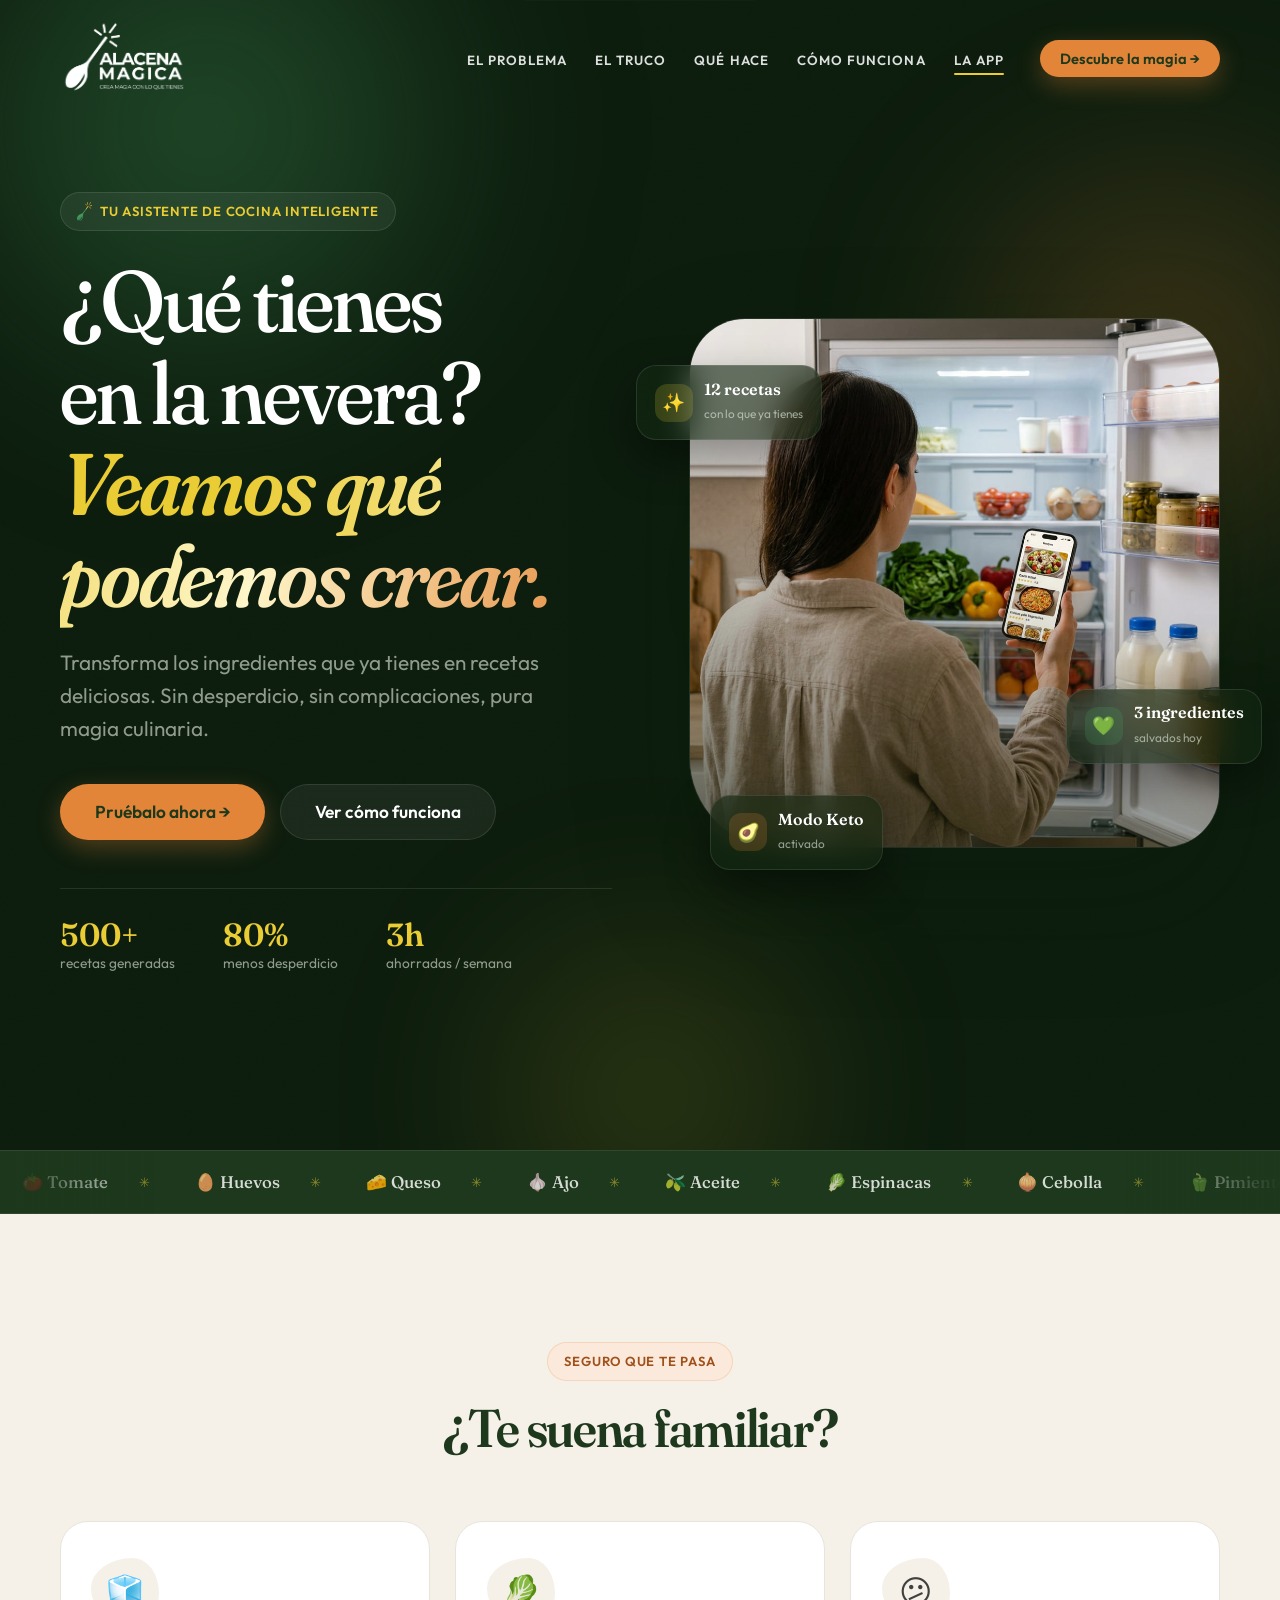
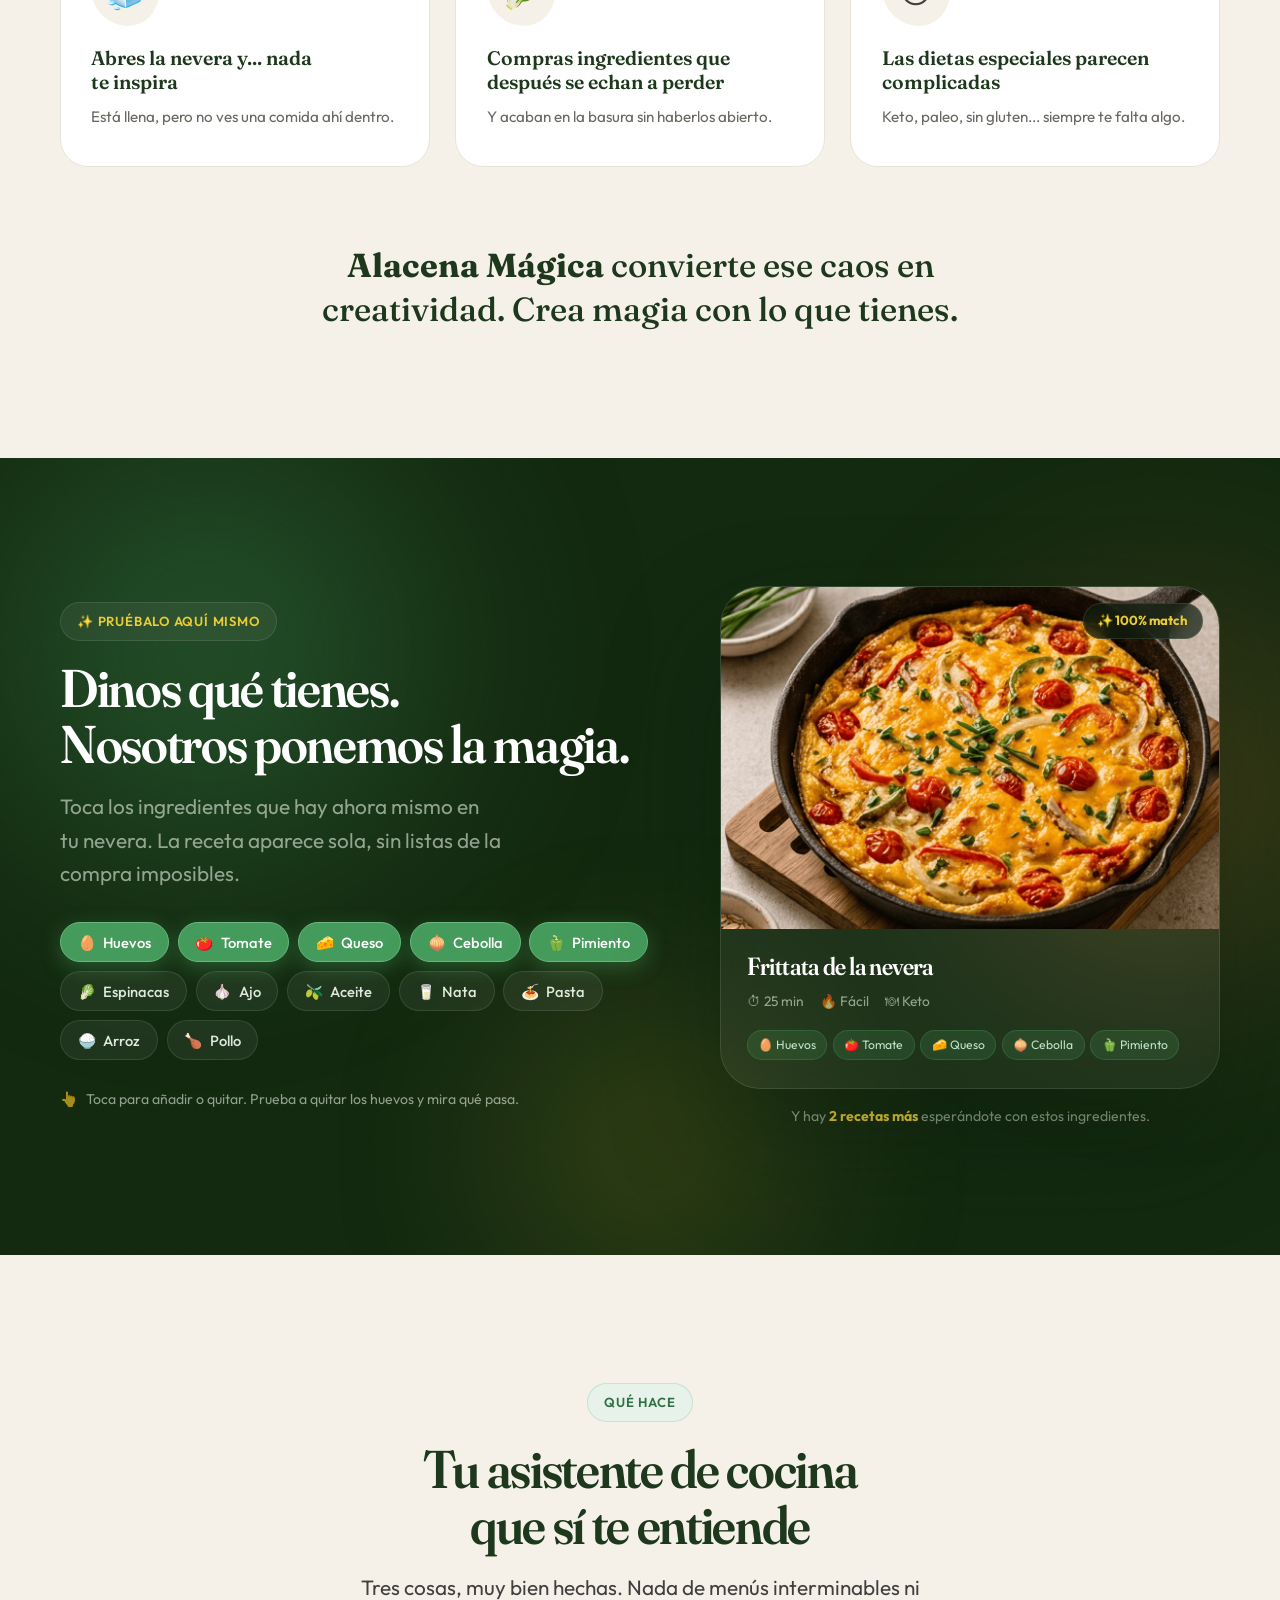
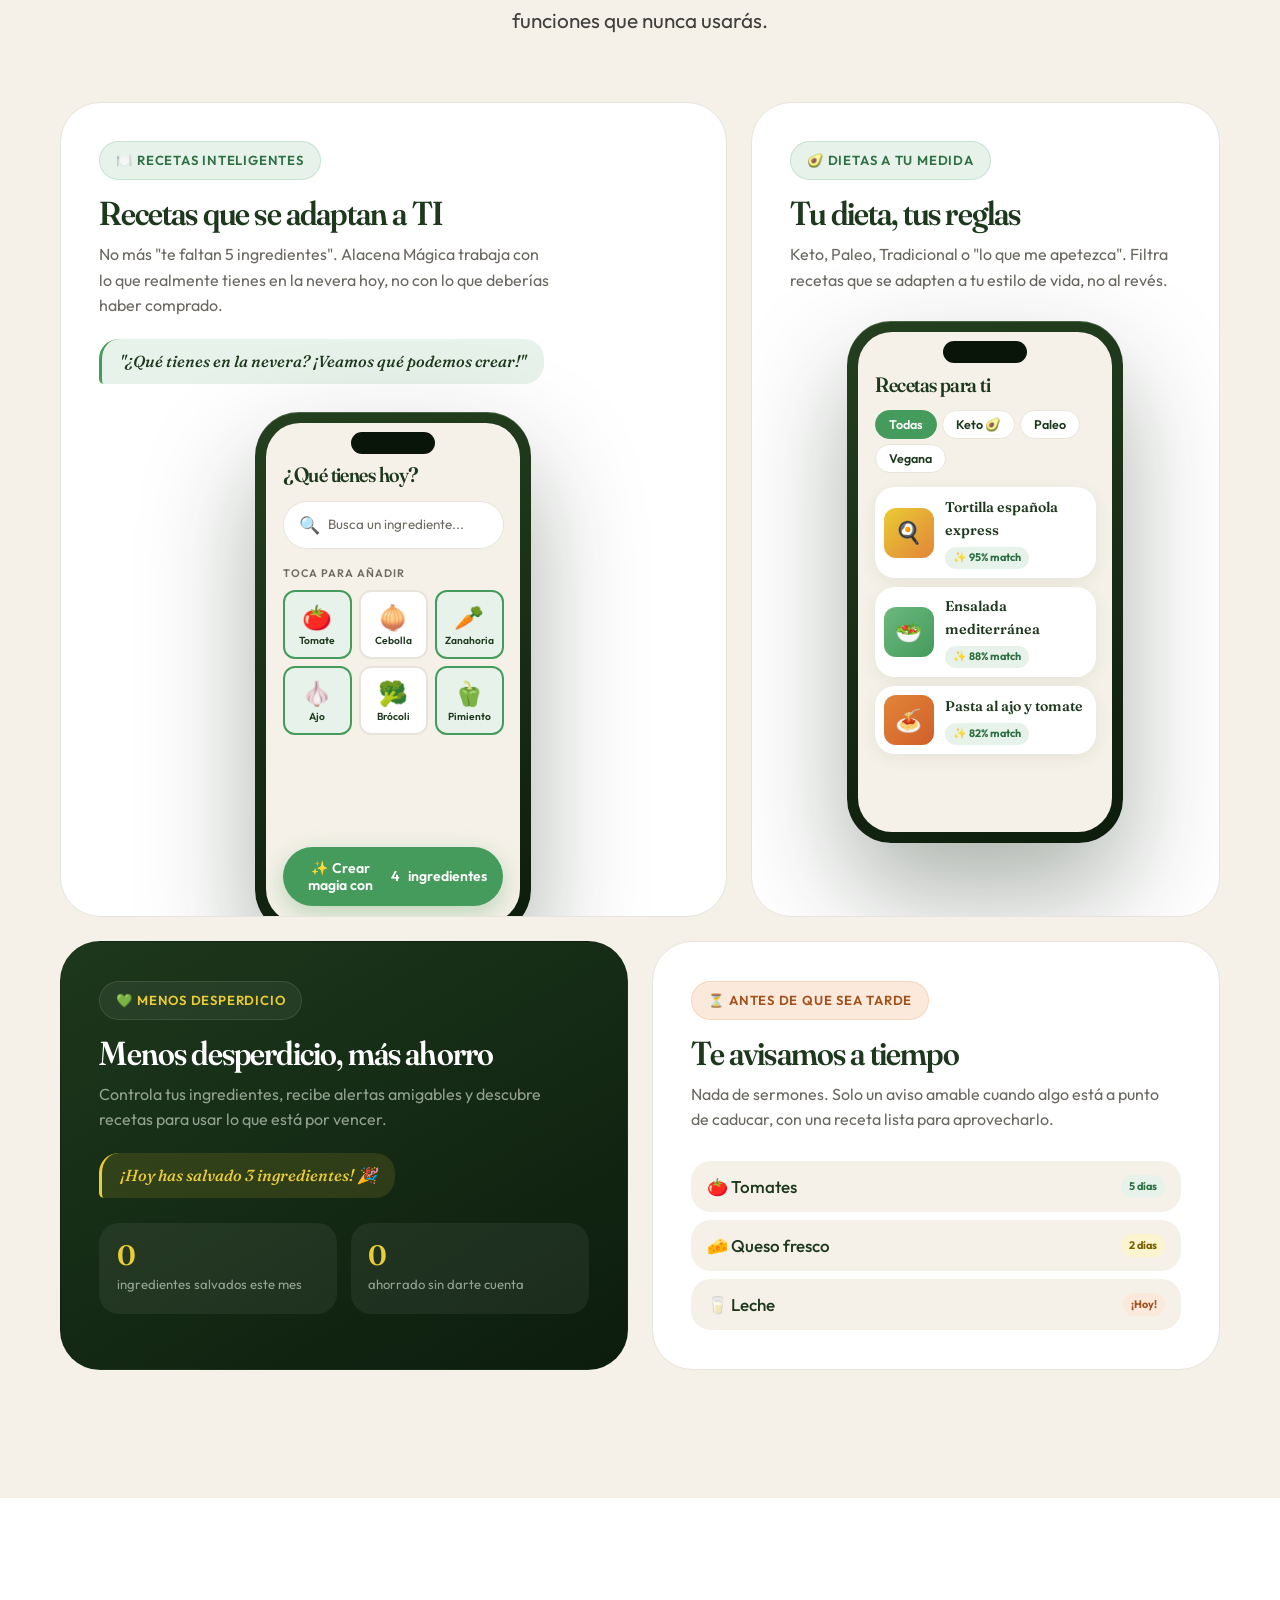
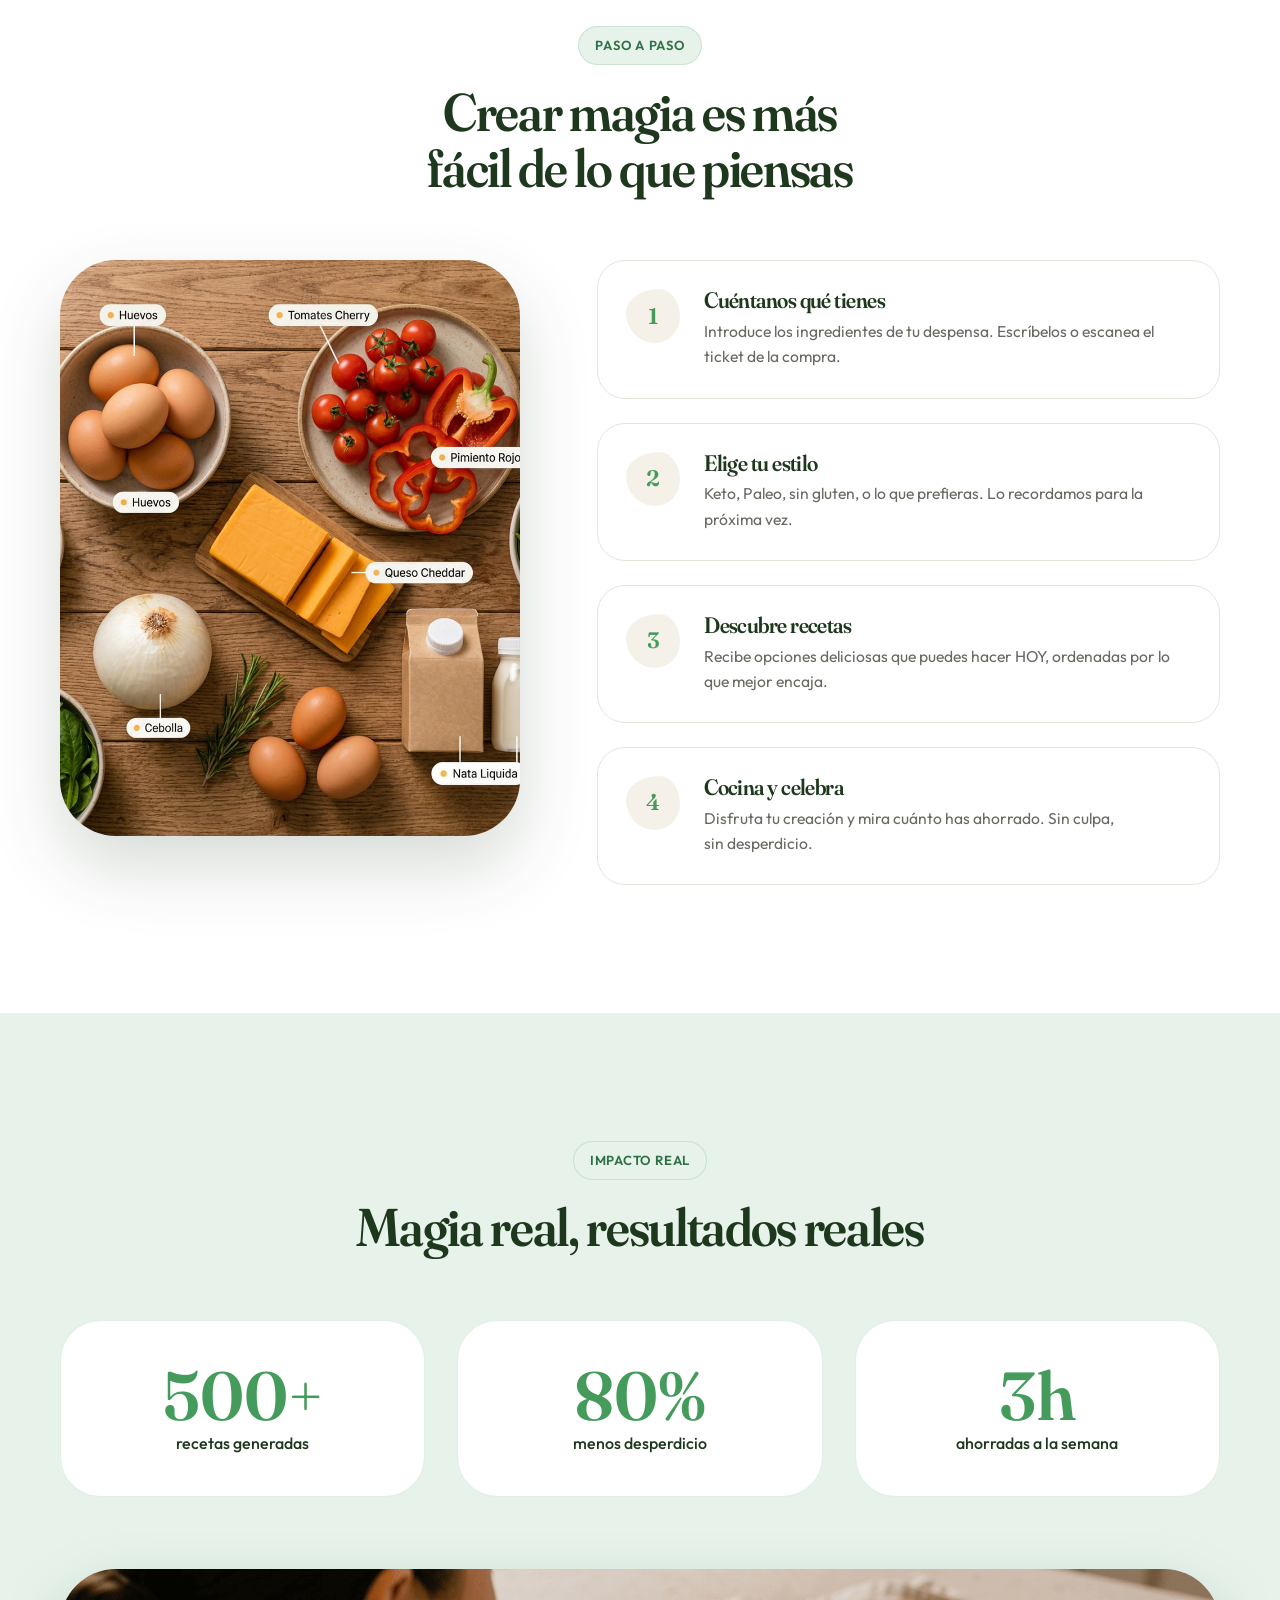
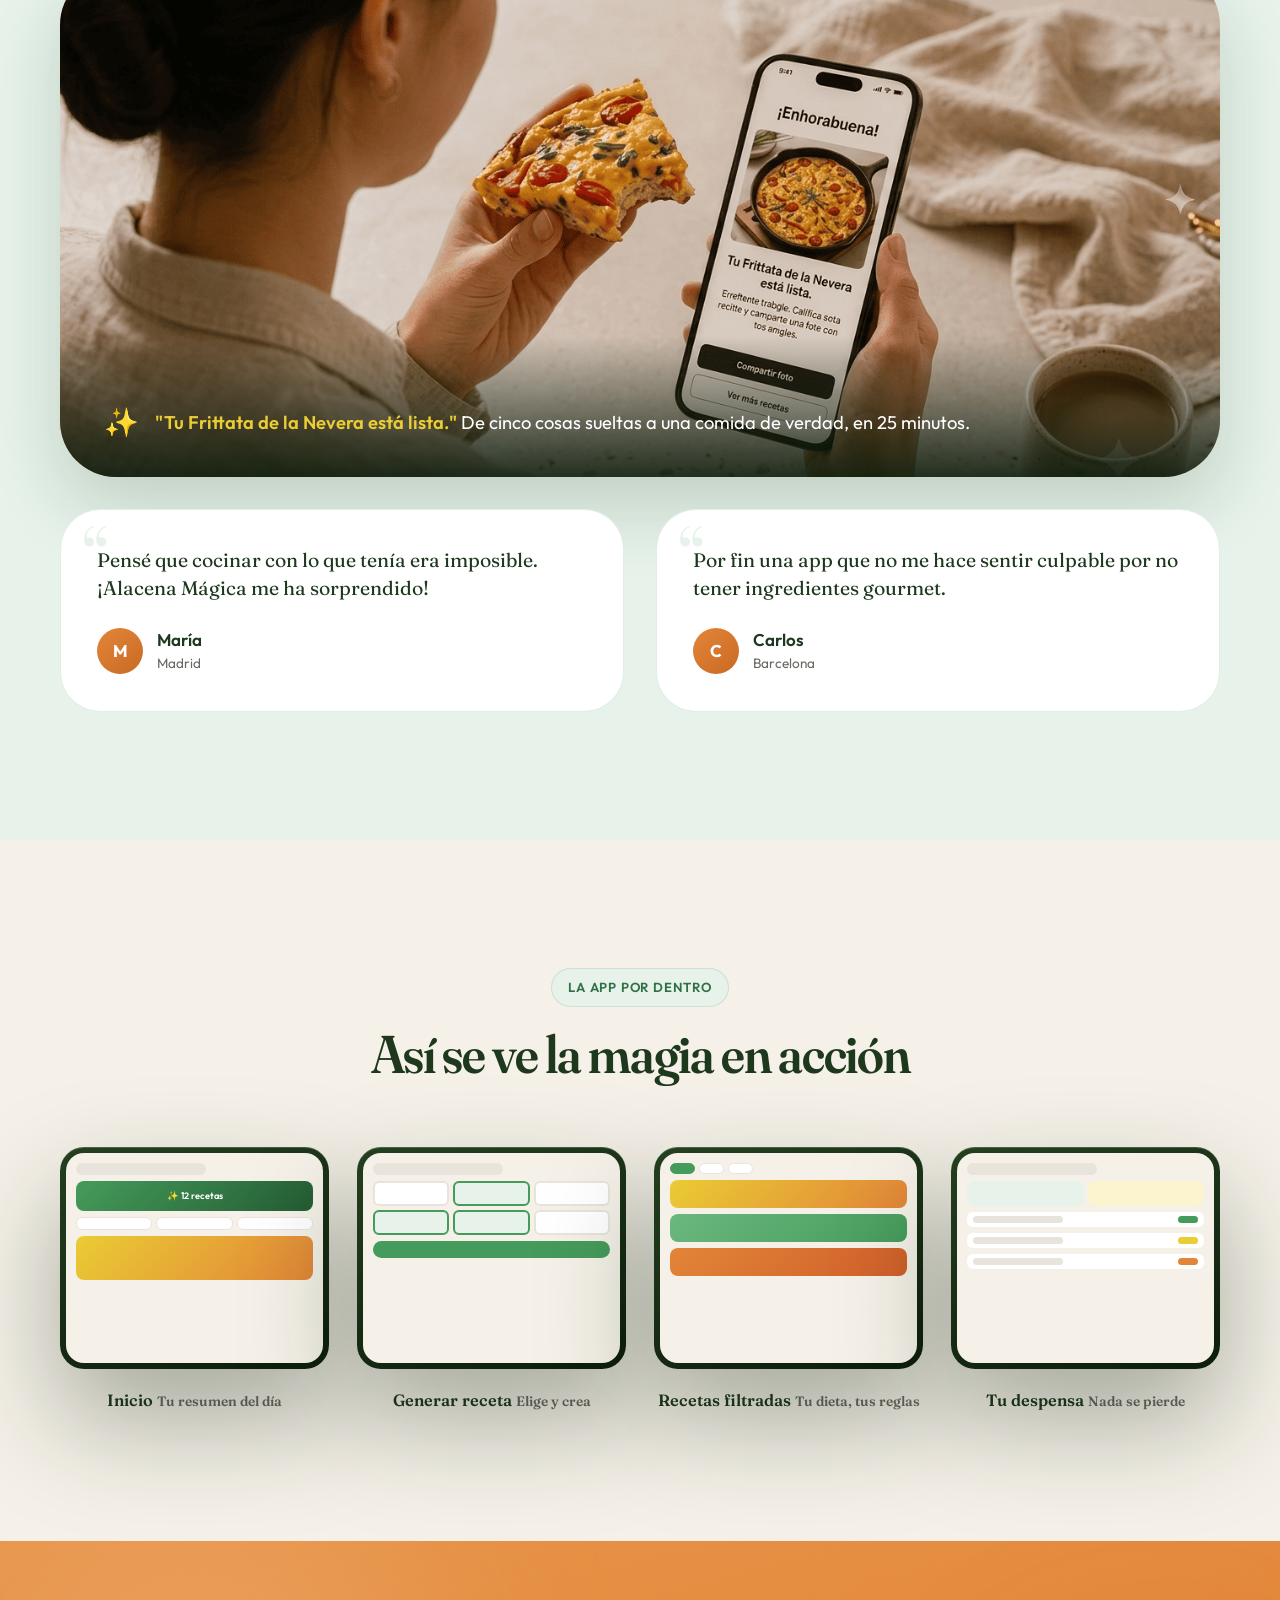
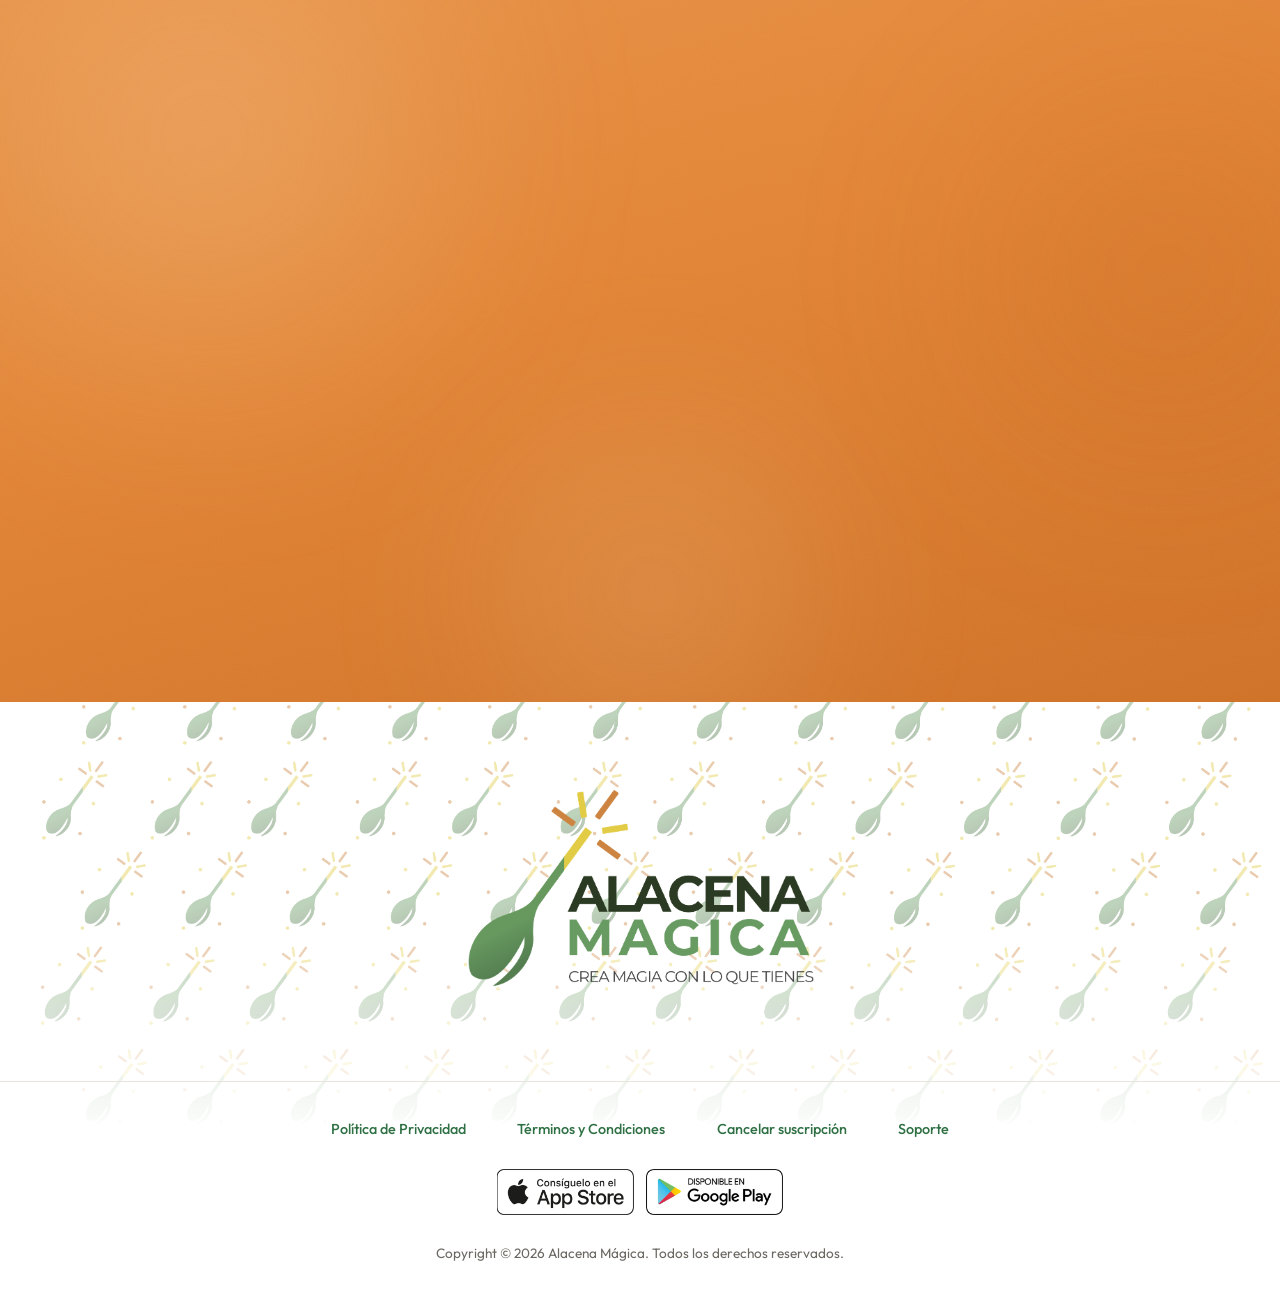
<file: index.html>
<!DOCTYPE html>
<html lang="es">
<head>
  <meta charset="UTF-8" />
  <meta name="viewport" content="width=device-width, initial-scale=1.0" />

  <!-- SEO / Metadatos -->
  <title>Alacena Mágica · Crea magia con lo que tienes en la nevera</title>
  <meta name="description" content="Transforma los ingredientes que ya tienes en recetas deliciosas. Sin desperdicio, sin complicaciones. Recetas inteligentes, dietas personalizadas y control de despensa." />
  <meta name="theme-color" content="#0c1c0d" />
  <meta property="og:title" content="Alacena Mágica · Crea magia con lo que tienes" />
  <meta property="og:description" content="Recetas deliciosas con lo que ya tienes en casa. Sin desperdicio, sin complicaciones, pura magia culinaria." />
  <meta property="og:type" content="website" />
  <meta property="og:image" content="assets/images/3%20-%20Alacena%20Magica.png" />
  <link rel="icon" type="image/svg+xml" href="assets/logos/Isotipo.svg" />
  <link rel="apple-touch-icon" href="assets/logos/Isotipo.svg" />

  <!-- Google Fonts
       Fraunces = display serif cálida y artesanal (ejes SOFT/WONK)
       Outfit   = geométrica limpia para interfaz y cuerpo -->
  <link rel="preconnect" href="https://fonts.googleapis.com" />
  <link rel="preconnect" href="https://fonts.gstatic.com" crossorigin />
  <link href="https://fonts.googleapis.com/css2?family=Fraunces:ital,opsz,wght,SOFT,WONK@0,9..144,400..700,0..100,0..1;1,9..144,400..700,0..100,0..1&family=Outfit:wght@300..700&display=swap" rel="stylesheet" />

  <!-- Estilos -->
  <link rel="stylesheet" href="css/styles.css" />

  <!-- Marca que hay JS ANTES de pintar: así las animaciones de entrada solo
       ocultan contenido si de verdad hay quien pueda revelarlo después.
       Sin JS, todo se ve igualmente. -->
  <script>document.documentElement.classList.add('js');</script>
</head>

<body>
  <!-- Preloader · se va solo con una animación CSS de 1,25 s. Sin JS a
       propósito: si un script fallara, la página quedaría tapada.
       aria-hidden porque no aporta nada a quien no lo ve. -->
  <div class="m-preloader" aria-hidden="true">
    <div class="m-preloader__escena">
      <span class="m-preloader__aro m-preloader__aro--1"></span>
      <span class="m-preloader__aro m-preloader__aro--2"></span>
      <span class="m-preloader__aro m-preloader__aro--3"></span>

      <span class="m-preloader__resplandor"></span>

      <!-- Chispas en órbita: cada una es un radio que gira, con la
           chispa colgada del extremo. Así la órbita es del contenedor y
           el titileo de la chispa, sin pelearse por el mismo transform. -->
      <span class="m-preloader__orbita m-preloader__orbita--1"><i></i></span>
      <span class="m-preloader__orbita m-preloader__orbita--2"><i></i></span>
      <span class="m-preloader__orbita m-preloader__orbita--3"><i></i></span>
      <span class="m-preloader__orbita m-preloader__orbita--4"><i></i></span>
      <span class="m-preloader__orbita m-preloader__orbita--5"><i></i></span>

      <img src="assets/logos/Isotipo.svg" alt="" width="64" height="79" />
    </div>
  </div>

  <!-- Enlace de salto para navegación por teclado -->
  <a class="skip-link" href="#main">Saltar al contenido principal</a>

  <!-- ══════════════════════════════════════════════
       NAVBAR · transparente sobre el hero, crema al bajar
  ═══════════════════════════════════════════════ -->
  <header class="navbar" id="navbar">
    <div class="container navbar__inner">
      <a class="navbar__brand" href="#hero" aria-label="Alacena Mágica, ir al inicio">
        <img
          src="assets/logos/Alacena_Magica_Alacena_Magica_Logo_White.png"
          alt="Alacena Mágica"
          class="navbar__logo navbar__logo--white"
          width="180" height="56"
        />
        <img
          src="assets/logos/Alacena_Magica_Alacena_Magica_Logo_Color.png"
          alt="Alacena Mágica"
          class="navbar__logo navbar__logo--color"
          width="180" height="56"
        />
      </a>

      <nav class="navbar__nav" id="primary-nav" aria-label="Navegación principal">
        <ul class="navbar__links">
          <li><a href="#problema">El problema</a></li>
          <li><a href="#truco">El truco</a></li>
          <li><a href="#features">Qué hace</a></li>
          <li><a href="#como-funciona">Cómo funciona</a></li>
          <li><a href="#galeria">La app</a></li>
        </ul>
        <a href="#cta-final" class="btn btn--naranja btn--sm navbar__cta">Descubre la magia →</a>
      </nav>

      <button
        class="navbar__toggle"
        id="navToggle"
        aria-label="Abrir menú"
        aria-expanded="false"
        aria-controls="primary-nav"
      >
        <span></span><span></span><span></span>
      </button>
    </div>
  </header>

  <main id="main">

    <!-- ══════════════════════════════════════════════
         SECCIÓN 1 · HERO
         Verde noche + aurora + grano. Foto real con
         tarjetas de cristal flotando encima.
    ═══════════════════════════════════════════════ -->
    <section class="hero grain" id="hero">
      <!-- Manchas de color que respiran de fondo -->
      <div class="aurora" aria-hidden="true"><span></span><span></span><span></span></div>
      <!-- Destellos generados por JS -->
      <div class="sparkle-layer" data-sparkles="26" aria-hidden="true"></div>

      <div class="container hero__grid">
        <!-- Columna texto -->
        <div class="hero__content reveal">
          <span class="pill pill--dark">
            <img class="pill__iso" src="assets/logos/Isotipo.svg" alt="" width="16" height="20" />
            Tu asistente de cocina inteligente
          </span>

          <h1 class="hero__title">
            ¿Qué tienes en la nevera?<br />
            <em class="shimmer">Veamos qué podemos crear.</em>
          </h1>

          <p class="hero__subtitle">
            Transforma los ingredientes que ya tienes en recetas deliciosas.
            Sin desperdicio, sin complicaciones, pura magia culinaria.
          </p>

          <div class="hero__actions">
            <a href="#truco" class="btn btn--naranja btn--lg">Pruébalo ahora →</a>
            <a href="#como-funciona" class="btn btn--glass btn--lg">Ver cómo funciona</a>
          </div>

          <ul class="hero__trust">
            <li><strong>500+</strong> recetas generadas</li>
            <li><strong>80%</strong> menos desperdicio</li>
            <li><strong>3h</strong> ahorradas / semana</li>
          </ul>
        </div>

        <!-- Columna visual: foto real + tarjetas de cristal -->
        <div class="hero__visual reveal reveal--delay">
          <div class="hero__photo" data-parallax="0.05">
            <img
              src="assets/images/1 - Alacena Magica.jpg"
              alt="Una persona mira su nevera llena de ingredientes frescos mientras consulta recetas en el móvil"
              width="1024" height="1024"
              fetchpriority="high"
            />
          </div>

          <div class="float-card float-card--a" data-parallax="0.12">
            <span class="float-card__icon" aria-hidden="true">✨</span>
            <span>
              <strong class="float-card__num">12 recetas</strong>
              <span class="float-card__label">con lo que ya tienes</span>
            </span>
          </div>

          <div class="float-card float-card--b" data-parallax="-0.09">
            <span class="float-card__icon" aria-hidden="true">💚</span>
            <span>
              <strong class="float-card__num">3 ingredientes</strong>
              <span class="float-card__label">salvados hoy</span>
            </span>
          </div>

          <div class="float-card float-card--c" data-parallax="0.16">
            <span class="float-card__icon" aria-hidden="true">🥑</span>
            <span>
              <strong class="float-card__num">Modo Keto</strong>
              <span class="float-card__label">activado</span>
            </span>
          </div>
        </div>
      </div>
    </section>

    <!-- ══════════════════════════════════════════════
         MARQUEE · ingredientes en movimiento
         Guiño al carrusel de categorías de Too Good To Go
    ═══════════════════════════════════════════════ -->
    <div class="marquee" aria-hidden="true">
      <div class="marquee__track">
        <!-- El grupo se duplica en el HTML para que el bucle sea continuo -->
        <div class="marquee__group">
          <span class="marquee__item">🍅 Tomate</span>
          <span class="marquee__item">🥚 Huevos</span>
          <span class="marquee__item">🧀 Queso</span>
          <span class="marquee__item">🧄 Ajo</span>
          <span class="marquee__item">🫒 Aceite</span>
          <span class="marquee__item">🥬 Espinacas</span>
          <span class="marquee__item">🧅 Cebolla</span>
          <span class="marquee__item">🫑 Pimiento</span>
          <span class="marquee__item">🍚 Arroz</span>
          <span class="marquee__item">🍝 Pasta</span>
          <span class="marquee__item">🥛 Nata</span>
          <span class="marquee__item">🍗 Pollo</span>
        </div>
        <div class="marquee__group">
          <span class="marquee__item">🍅 Tomate</span>
          <span class="marquee__item">🥚 Huevos</span>
          <span class="marquee__item">🧀 Queso</span>
          <span class="marquee__item">🧄 Ajo</span>
          <span class="marquee__item">🫒 Aceite</span>
          <span class="marquee__item">🥬 Espinacas</span>
          <span class="marquee__item">🧅 Cebolla</span>
          <span class="marquee__item">🫑 Pimiento</span>
          <span class="marquee__item">🍚 Arroz</span>
          <span class="marquee__item">🍝 Pasta</span>
          <span class="marquee__item">🥛 Nata</span>
          <span class="marquee__item">🍗 Pollo</span>
        </div>
      </div>
    </div>

    <!-- ══════════════════════════════════════════════
         SECCIÓN 2 · PROBLEMA / SOLUCIÓN
    ═══════════════════════════════════════════════ -->
    <section class="section problem" id="problema">
      <div class="container">
        <header class="section__head section__head--center reveal">
          <span class="pill pill--terracota">Seguro que te pasa</span>
          <h2 class="section__title" style="margin-top:1.25rem">¿Te suena familiar?</h2>
        </header>

        <div class="problem__grid">
          <article class="prob-card reveal">
            <div class="prob-card__icon" aria-hidden="true">🧊</div>
            <p class="prob-card__text">Abres la nevera y... nada te inspira</p>
            <p class="prob-card__note">Está llena, pero no ves una comida ahí dentro.</p>
          </article>
          <article class="prob-card reveal reveal--delay">
            <div class="prob-card__icon" aria-hidden="true">🥬</div>
            <p class="prob-card__text">Compras ingredientes que después se echan a perder</p>
            <p class="prob-card__note">Y acaban en la basura sin haberlos abierto.</p>
          </article>
          <article class="prob-card reveal reveal--delay-2">
            <div class="prob-card__icon" aria-hidden="true">😕</div>
            <p class="prob-card__text">Las dietas especiales parecen complicadas</p>
            <p class="prob-card__note">Keto, paleo, sin gluten... siempre te falta algo.</p>
          </article>
        </div>

        <div class="problem__solution reveal">
          <p>
            <strong>Alacena Mágica</strong> convierte ese caos en creatividad.
            <span class="underline-magic">Crea magia con lo que tienes.</span>
          </p>
        </div>
      </div>
    </section>

    <!-- ══════════════════════════════════════════════
         SECCIÓN 3 · EL TRUCO (demo interactiva real)
         Elige ingredientes → la receta se materializa.
         Toda la lógica de coincidencia vive en main.js
    ═══════════════════════════════════════════════ -->
    <section class="trick grain" id="truco">
      <div class="aurora" aria-hidden="true"><span></span><span></span><span></span></div>
      <div class="sparkle-layer" data-sparkles="18" aria-hidden="true"></div>

      <div class="container trick__grid">
        <!-- Columna izquierda: la despensa -->
        <div class="reveal">
          <span class="pill pill--dark">✨ Pruébalo aquí mismo</span>
          <h2 class="trick__title">Dinos qué tienes.<br />Nosotros ponemos la magia.</h2>
          <p class="trick__sub">
            Toca los ingredientes que hay ahora mismo en tu nevera.
            La receta aparece sola, sin listas de la compra imposibles.
          </p>

          <!-- main.js sustituye estos botones por la lista completa e interactiva.
               El marcado estático es el respaldo si no hay JS. -->
          <div class="pantry-picker" id="pantryPicker" role="group" aria-label="Elige los ingredientes que tienes">
            <span class="pantry-picker__btn" aria-pressed="true"><span aria-hidden="true">🥚</span> Huevos</span>
            <span class="pantry-picker__btn" aria-pressed="true"><span aria-hidden="true">🍅</span> Tomate</span>
            <span class="pantry-picker__btn" aria-pressed="true"><span aria-hidden="true">🧀</span> Queso</span>
            <span class="pantry-picker__btn" aria-pressed="true"><span aria-hidden="true">🧅</span> Cebolla</span>
            <span class="pantry-picker__btn" aria-pressed="true"><span aria-hidden="true">🫑</span> Pimiento</span>
          </div>

          <p class="trick__hint">
            <span aria-hidden="true">👆</span>
            Toca para añadir o quitar. Prueba a quitar los huevos y mira qué pasa.
          </p>
        </div>

        <!-- Columna derecha: la receta conjurada -->
        <div class="trick__result reveal reveal--delay">
          <article class="spell-card" id="spellCard" aria-live="polite">
            <!-- main.js recalcula esta tarjeta con cada cambio de la despensa.
                 Este es el resultado por defecto (y el respaldo sin JS). -->
            <div class="spell-card__media">
              <img
                src="assets/images/3 - Alacena Magica.png"
                alt="Frittata dorada en sartén de hierro con tomates cherry, pimiento y cebollino"
                width="1024" height="1024" loading="lazy"
              />
              <span class="spell-card__match">✨ 100% match</span>
            </div>
            <div class="spell-card__body">
              <h3 class="spell-card__name">Frittata de la nevera</h3>
              <div class="spell-card__meta">
                <span>⏱ 25 min</span>
                <span>🔥 Fácil</span>
                <span>🍽 Keto</span>
              </div>
              <div class="spell-card__uses">
                <span class="spell-card__use">🥚 Huevos</span>
                <span class="spell-card__use">🍅 Tomate</span>
                <span class="spell-card__use">🧀 Queso</span>
                <span class="spell-card__use">🧅 Cebolla</span>
                <span class="spell-card__use">🫑 Pimiento</span>
              </div>
            </div>
          </article>
          <p class="trick__more" id="trickMore">Y hay <strong>2 recetas más</strong> esperándote con estos ingredientes.</p>
        </div>
      </div>
    </section>

    <!-- ══════════════════════════════════════════════
         SECCIÓN 4 · FEATURES (bento grid)
    ═══════════════════════════════════════════════ -->
    <section class="section features" id="features">
      <div class="container">
        <header class="section__head section__head--center reveal">
          <span class="pill">Qué hace</span>
          <h2 class="section__title" style="margin-top:1.25rem">Tu asistente de cocina que sí te entiende</h2>
          <p class="section__sub">
            Tres cosas, muy bien hechas. Nada de menús interminables ni funciones que nunca usarás.
          </p>
        </header>

        <div class="bento">

          <!-- Feature 1 · Recetas adaptadas (celda ancha con mockup) -->
          <article class="bento__cell bento__cell--wide reveal">
            <span class="pill">🍽️ Recetas inteligentes</span>
            <h3 class="bento__title">Recetas que se adaptan a TI</h3>
            <p class="bento__copy">
              No más "te faltan 5 ingredientes". Alacena Mágica trabaja con lo que realmente tienes
              en la nevera hoy, no con lo que deberías haber comprado.
            </p>
            <p class="bento__micro">"¿Qué tienes en la nevera? ¡Veamos qué podemos crear!"</p>

            <!-- MOCKUP · Generador de recetas -->
            <div class="bento__visual bento__visual--bleed">
              <div class="phone phone--sm">
                <div class="phone__notch" aria-hidden="true"></div>
                <div class="phone__screen">
                  <h4 class="app-heading">¿Qué tienes hoy?</h4>
                  <div class="app-search" role="search">
                    <span aria-hidden="true">🔍</span>
                    <span class="app-search__ph">Busca un ingrediente...</span>
                  </div>
                  <p class="app-label">Toca para añadir</p>
                  <div class="ingredient-grid" id="ingredientGrid">
                    <button class="ingredient is-selected" type="button" aria-pressed="true">🍅<em>Tomate</em></button>
                    <button class="ingredient" type="button" aria-pressed="false">🧅<em>Cebolla</em></button>
                    <button class="ingredient is-selected" type="button" aria-pressed="true">🥕<em>Zanahoria</em></button>
                    <button class="ingredient is-selected" type="button" aria-pressed="true">🧄<em>Ajo</em></button>
                    <button class="ingredient" type="button" aria-pressed="false">🥦<em>Brócoli</em></button>
                    <button class="ingredient is-selected" type="button" aria-pressed="true">🫑<em>Pimiento</em></button>
                  </div>
                  <button class="btn btn--primary btn--block app-cta" type="button">
                    ✨ Crear magia con <span id="ingredientCount">4</span> ingredientes
                  </button>
                </div>
              </div>
            </div>
          </article>

          <!-- Feature 2 · Dietas (celda estrecha con mockup de filtros) -->
          <article class="bento__cell bento__cell--narrow reveal reveal--delay">
            <span class="pill">🥑 Dietas a tu medida</span>
            <h3 class="bento__title">Tu dieta, tus reglas</h3>
            <p class="bento__copy">
              Keto, Paleo, Tradicional o "lo que me apetezca". Filtra recetas que se adapten
              a tu estilo de vida, no al revés.
            </p>

            <!-- MOCKUP · Lista filtrable (filtros funcionales) -->
            <div class="bento__visual bento__visual--bleed">
              <div class="phone phone--sm">
                <div class="phone__notch" aria-hidden="true"></div>
                <div class="phone__screen">
                  <h4 class="app-heading">Recetas para ti</h4>
                  <div class="diet-filters" id="dietFilters" role="tablist" aria-label="Filtrar por dieta">
                    <button class="diet-chip is-active" data-diet="todas" role="tab" aria-selected="true" type="button">Todas</button>
                    <button class="diet-chip" data-diet="keto" role="tab" aria-selected="false" type="button">Keto 🥑</button>
                    <button class="diet-chip" data-diet="paleo" role="tab" aria-selected="false" type="button">Paleo</button>
                    <button class="diet-chip" data-diet="vegana" role="tab" aria-selected="false" type="button">Vegana</button>
                  </div>
                  <div class="recipe-list" id="recipeList">
                    <article class="recipe-row" data-diets="keto">
                      <div class="recipe-row__thumb recipe-card__thumb--sun" aria-hidden="true">🍳</div>
                      <div>
                        <p class="recipe-row__name">Tortilla española express</p>
                        <span class="match-badge">✨ 95% match</span>
                      </div>
                    </article>
                    <article class="recipe-row" data-diets="keto vegana">
                      <div class="recipe-row__thumb recipe-card__thumb--fresh" aria-hidden="true">🥗</div>
                      <div>
                        <p class="recipe-row__name">Ensalada mediterránea</p>
                        <span class="match-badge">✨ 88% match</span>
                      </div>
                    </article>
                    <article class="recipe-row" data-diets="paleo vegana">
                      <div class="recipe-row__thumb recipe-card__thumb--warm" aria-hidden="true">🍝</div>
                      <div>
                        <p class="recipe-row__name">Pasta al ajo y tomate</p>
                        <span class="match-badge">✨ 82% match</span>
                      </div>
                    </article>
                  </div>
                </div>
              </div>
            </div>
          </article>

          <!-- Feature 3 · Menos desperdicio (celda oscura, ancho completo) -->
          <article class="bento__cell bento__cell--dark bento__cell--half reveal">
            <span class="pill pill--dark">💚 Menos desperdicio</span>
            <h3 class="bento__title">Menos desperdicio, más ahorro</h3>
            <p class="bento__copy">
              Controla tus ingredientes, recibe alertas amigables y descubre recetas
              para usar lo que está por vencer.
            </p>
            <p class="bento__micro">¡Hoy has salvado 3 ingredientes! 🎉</p>

            <div class="saving-grid">
              <div class="saving">
                <span class="saving__num" data-count="12">0</span>
                <span class="saving__label">ingredientes salvados este mes</span>
              </div>
              <div class="saving">
                <span class="saving__num" data-count="8" data-suffix=",50€">0</span>
                <span class="saving__label">ahorrado sin darte cuenta</span>
              </div>
            </div>
          </article>

          <!-- Feature 3b · Alertas de caducidad (visual complementario) -->
          <article class="bento__cell bento__cell--half reveal reveal--delay">
            <span class="pill pill--terracota">⏳ Antes de que sea tarde</span>
            <h3 class="bento__title">Te avisamos a tiempo</h3>
            <p class="bento__copy">
              Nada de sermones. Solo un aviso amable cuando algo está a punto de caducar,
              con una receta lista para aprovecharlo.
            </p>

            <div class="bento__visual waste-widget">
              <div class="waste-row">
                <span>🍅 Tomates</span>
                <span class="expiry expiry--ok">5 días</span>
              </div>
              <div class="waste-row">
                <span>🧀 Queso fresco</span>
                <span class="expiry expiry--warn">2 días</span>
              </div>
              <div class="waste-row">
                <span>🥛 Leche</span>
                <span class="expiry expiry--urgent">¡Hoy!</span>
              </div>
            </div>
          </article>

        </div>
      </div>
    </section>

    <!-- ══════════════════════════════════════════════
         SECCIÓN 5 · CÓMO FUNCIONA (pasos con sticky)
    ═══════════════════════════════════════════════ -->
    <section class="section how" id="como-funciona">
      <div class="container">
        <header class="section__head section__head--center reveal">
          <span class="pill">Paso a paso</span>
          <h2 class="section__title" style="margin-top:1.25rem">Crear magia es más fácil de lo que piensas</h2>
        </header>

        <div class="how__layout">
          <!-- Visual fijo mientras se recorren los pasos -->
          <div class="how__sticky reveal">
            <figure class="how__visual">
              <img
                src="assets/images/2 - Alacena Magica.jpg"
                alt="Ingredientes de una despensa etiquetados sobre una mesa de madera: huevos, tomates cherry, queso, cebolla y espinacas"
                width="1024" height="1024"
                loading="lazy"
              />
            </figure>
          </div>

          <!-- Pasos: se iluminan al entrar en pantalla -->
          <ol class="steps" id="steps">
            <li class="step reveal">
              <span class="step__num">1</span>
              <div>
                <h3 class="step__title">Cuéntanos qué tienes</h3>
                <p class="step__text">Introduce los ingredientes de tu despensa. Escríbelos o escanea el ticket de la compra.</p>
              </div>
            </li>
            <li class="step reveal reveal--delay">
              <span class="step__num">2</span>
              <div>
                <h3 class="step__title">Elige tu estilo</h3>
                <p class="step__text">Keto, Paleo, sin gluten, o lo que prefieras. Lo recordamos para la próxima vez.</p>
              </div>
            </li>
            <li class="step reveal reveal--delay-2">
              <span class="step__num">3</span>
              <div>
                <h3 class="step__title">Descubre recetas</h3>
                <p class="step__text">Recibe opciones deliciosas que puedes hacer HOY, ordenadas por lo que mejor encaja.</p>
              </div>
            </li>
            <li class="step reveal reveal--delay-3">
              <span class="step__num">4</span>
              <div>
                <h3 class="step__title">Cocina y celebra</h3>
                <p class="step__text">Disfruta tu creación y mira cuánto has ahorrado. Sin culpa, sin desperdicio.</p>
              </div>
            </li>
          </ol>
        </div>
      </div>
    </section>

    <!-- ══════════════════════════════════════════════
         SECCIÓN 6 · IMPACTO / SOCIAL PROOF
    ═══════════════════════════════════════════════ -->
    <section class="section proof" id="proof">
      <div class="container">
        <header class="section__head section__head--center reveal">
          <span class="pill">Impacto real</span>
          <h2 class="section__title" style="margin-top:1.25rem">Magia real, resultados reales</h2>
        </header>

        <div class="stats">
          <div class="stat reveal">
            <span class="stat__num" data-count="500" data-suffix="+">0</span>
            <span class="stat__label">recetas generadas</span>
          </div>
          <div class="stat reveal reveal--delay">
            <span class="stat__num" data-count="80" data-suffix="%">0</span>
            <span class="stat__label">menos desperdicio</span>
          </div>
          <div class="stat reveal reveal--delay-2">
            <span class="stat__num" data-count="3" data-suffix="h">0</span>
            <span class="stat__label">ahorradas a la semana</span>
          </div>
        </div>

        <!-- El momento en el que la magia se nota: receta terminada -->
        <figure class="proof__moment reveal">
          <img
            src="assets/images/4 - Alacena Magica.png"
            alt="Una persona disfruta un trozo de frittata mientras la app muestra la pantalla ¡Enhorabuena! con la receta terminada"
            width="1376" height="785"
            loading="lazy"
          />
          <figcaption class="proof__moment-cap">
            <span class="proof__moment-spark" aria-hidden="true">✨</span>
            <span>
              <strong>"Tu Frittata de la Nevera está lista."</strong>
              De cinco cosas sueltas a una comida de verdad, en 25 minutos.
            </span>
          </figcaption>
        </figure>

        <div class="testimonials">
          <blockquote class="testimonial reveal">
            <p class="testimonial__quote">
              Pensé que cocinar con lo que tenía era imposible. ¡Alacena Mágica me ha sorprendido!
            </p>
            <footer class="testimonial__author">
              <span class="testimonial__avatar" aria-hidden="true">M</span>
              <span>
                <cite>María</cite>
                <small>Madrid</small>
              </span>
            </footer>
          </blockquote>

          <blockquote class="testimonial reveal reveal--delay">
            <p class="testimonial__quote">
              Por fin una app que no me hace sentir culpable por no tener ingredientes gourmet.
            </p>
            <footer class="testimonial__author">
              <span class="testimonial__avatar" aria-hidden="true">C</span>
              <span>
                <cite>Carlos</cite>
                <small>Barcelona</small>
              </span>
            </footer>
          </blockquote>
        </div>
      </div>
    </section>

    <!-- ══════════════════════════════════════════════
         SECCIÓN 7 · GALERÍA
    ═══════════════════════════════════════════════ -->
    <section class="section gallery" id="galeria">
      <div class="container">
        <header class="section__head section__head--center reveal">
          <span class="pill">La app por dentro</span>
          <h2 class="section__title" style="margin-top:1.25rem">Así se ve la magia en acción</h2>
        </header>

        <div class="gallery__grid">
          <!-- Mini mockup 1 · Inicio -->
          <figure class="gallery__item reveal">
            <div class="phone phone--mini">
              <div class="phone__screen">
                <div class="mini mini--home">
                  <div class="mini__bar"></div>
                  <div class="mini__magic">✨ 12 recetas</div>
                  <div class="mini__chips"><span></span><span></span><span></span></div>
                  <div class="mini__card mini__card--sun"></div>
                </div>
              </div>
            </div>
            <figcaption class="gallery__cap">
              Inicio
              <span class="gallery__note">Tu resumen del día</span>
            </figcaption>
          </figure>

          <!-- Mini mockup 2 · Generar receta -->
          <figure class="gallery__item reveal reveal--delay">
            <div class="phone phone--mini">
              <div class="phone__screen">
                <div class="mini mini--gen">
                  <div class="mini__bar"></div>
                  <div class="mini__ingredients"><span></span><span class="on"></span><span></span><span class="on"></span><span class="on"></span><span></span></div>
                  <div class="mini__btn"></div>
                </div>
              </div>
            </div>
            <figcaption class="gallery__cap">
              Generar receta
              <span class="gallery__note">Elige y crea</span>
            </figcaption>
          </figure>

          <!-- Mini mockup 3 · Recetas filtradas -->
          <figure class="gallery__item reveal reveal--delay-2">
            <div class="phone phone--mini">
              <div class="phone__screen">
                <div class="mini mini--list">
                  <div class="mini__filters"><span class="on"></span><span></span><span></span></div>
                  <div class="mini__row mini__card--sun"></div>
                  <div class="mini__row mini__card--fresh"></div>
                  <div class="mini__row mini__card--warm"></div>
                </div>
              </div>
            </div>
            <figcaption class="gallery__cap">
              Recetas filtradas
              <span class="gallery__note">Tu dieta, tus reglas</span>
            </figcaption>
          </figure>

          <!-- Mini mockup 4 · Despensa -->
          <figure class="gallery__item reveal reveal--delay-3">
            <div class="phone phone--mini">
              <div class="phone__screen">
                <div class="mini mini--pantry">
                  <div class="mini__bar"></div>
                  <div class="mini__stats"><span></span><span></span></div>
                  <div class="mini__pantry-row"><b></b><i class="ok"></i></div>
                  <div class="mini__pantry-row"><b></b><i class="warn"></i></div>
                  <div class="mini__pantry-row"><b></b><i class="urgent"></i></div>
                </div>
              </div>
            </div>
            <figcaption class="gallery__cap">
              Tu despensa
              <span class="gallery__note">Nada se pierde</span>
            </figcaption>
          </figure>
        </div>
      </div>
    </section>

    <!-- ══════════════════════════════════════════════
         SECCIÓN 8 · CTA FINAL
    ═══════════════════════════════════════════════ -->
    <section class="cta-final grain" id="cta-final">
      <div class="aurora" aria-hidden="true"><span></span><span></span><span></span></div>
      <div class="sparkle-layer" data-sparkles="22" aria-hidden="true"></div>

      <div class="container cta-final__inner reveal">
        <span class="cta-final__spark" aria-hidden="true">
          <img src="assets/logos/Isotipo.svg" alt="" width="86" height="106" loading="lazy" />
        </span>
        <h2 class="cta-final__title">¿Listo para <span class="underline-magic">crear magia</span>?</h2>
        <p class="cta-final__sub">
          Únete a la revolución de la cocina consciente. Sin complicaciones, sin desperdicio.
        </p>

        <form class="cta-final__form" id="waitlistForm" novalidate>
          <label class="sr-only" for="email">Tu correo electrónico</label>
          <input
            type="email"
            id="email"
            name="email"
            class="cta-final__input"
            placeholder="tu@email.com"
            required
            autocomplete="email"
          />
          <button type="submit" class="btn btn--naranja btn--lg">Quiero probar Alacena Mágica →</button>
        </form>

        <p class="cta-final__note" id="formNote" role="status">
          Disponible pronto. Sé de los primeros en saber cuándo lanzamos.
        </p>

        <div class="cta-final__stores">
          <a href="#" aria-label="Descargar en App Store (disponible próximamente)">
            <img src="assets/images/app-store.png" alt="Descargar en App Store" width="140" height="44" loading="lazy" />
          </a>
          <a href="#" aria-label="Descargar en Google Play (disponible próximamente)">
            <img src="assets/images/google-play.png" alt="Disponible en Google Play" width="140" height="44" loading="lazy" />
          </a>
        </div>
      </div>
    </section>
  </main>

  <!-- ══════════════════════════════════════════════
       FOOTER
  ═══════════════════════════════════════════════ -->
  <footer class="footer">
    <!-- Logo de marca, versión a color sobre fondo blanco -->
    <div class="footer__brand">
      <a href="#hero" aria-label="Alacena Mágica, ir al inicio">
        <img
          src="assets/logos/Alacena_Magica_Alacena_Magica_Logo_Color.png"
          alt="Alacena Mágica"
          width="500" height="321"
          loading="lazy"
        />
      </a>
    </div>

    <div class="footer__legal">
      <div class="container">
        <nav class="footer__legal-links" aria-label="Enlaces legales">
          <a href="privacy.html">Política de Privacidad</a>
          <a href="terms.html">Términos y Condiciones</a>
          <a href="unsubscribe.html">Cancelar suscripción</a>
          <a href="support.html">Soporte</a>
        </nav>

        <div class="footer__stores">
          <a href="#" aria-label="Descargar en App Store (disponible próximamente)">
            <img src="assets/images/app-store.png" alt="Descargar en App Store" width="140" height="44" loading="lazy" />
          </a>
          <a href="#" aria-label="Descargar en Google Play (disponible próximamente)">
            <img src="assets/images/google-play.png" alt="Disponible en Google Play" width="140" height="44" loading="lazy" />
          </a>
        </div>

        <p class="footer__copy">Copyright &copy; <span data-year>2026</span> Alacena M&aacute;gica. Todos los derechos reservados.</p>
      </div>
    </div>
  </footer>

  <script src="js/main.js" defer></script>
</body>
</html>
</file>
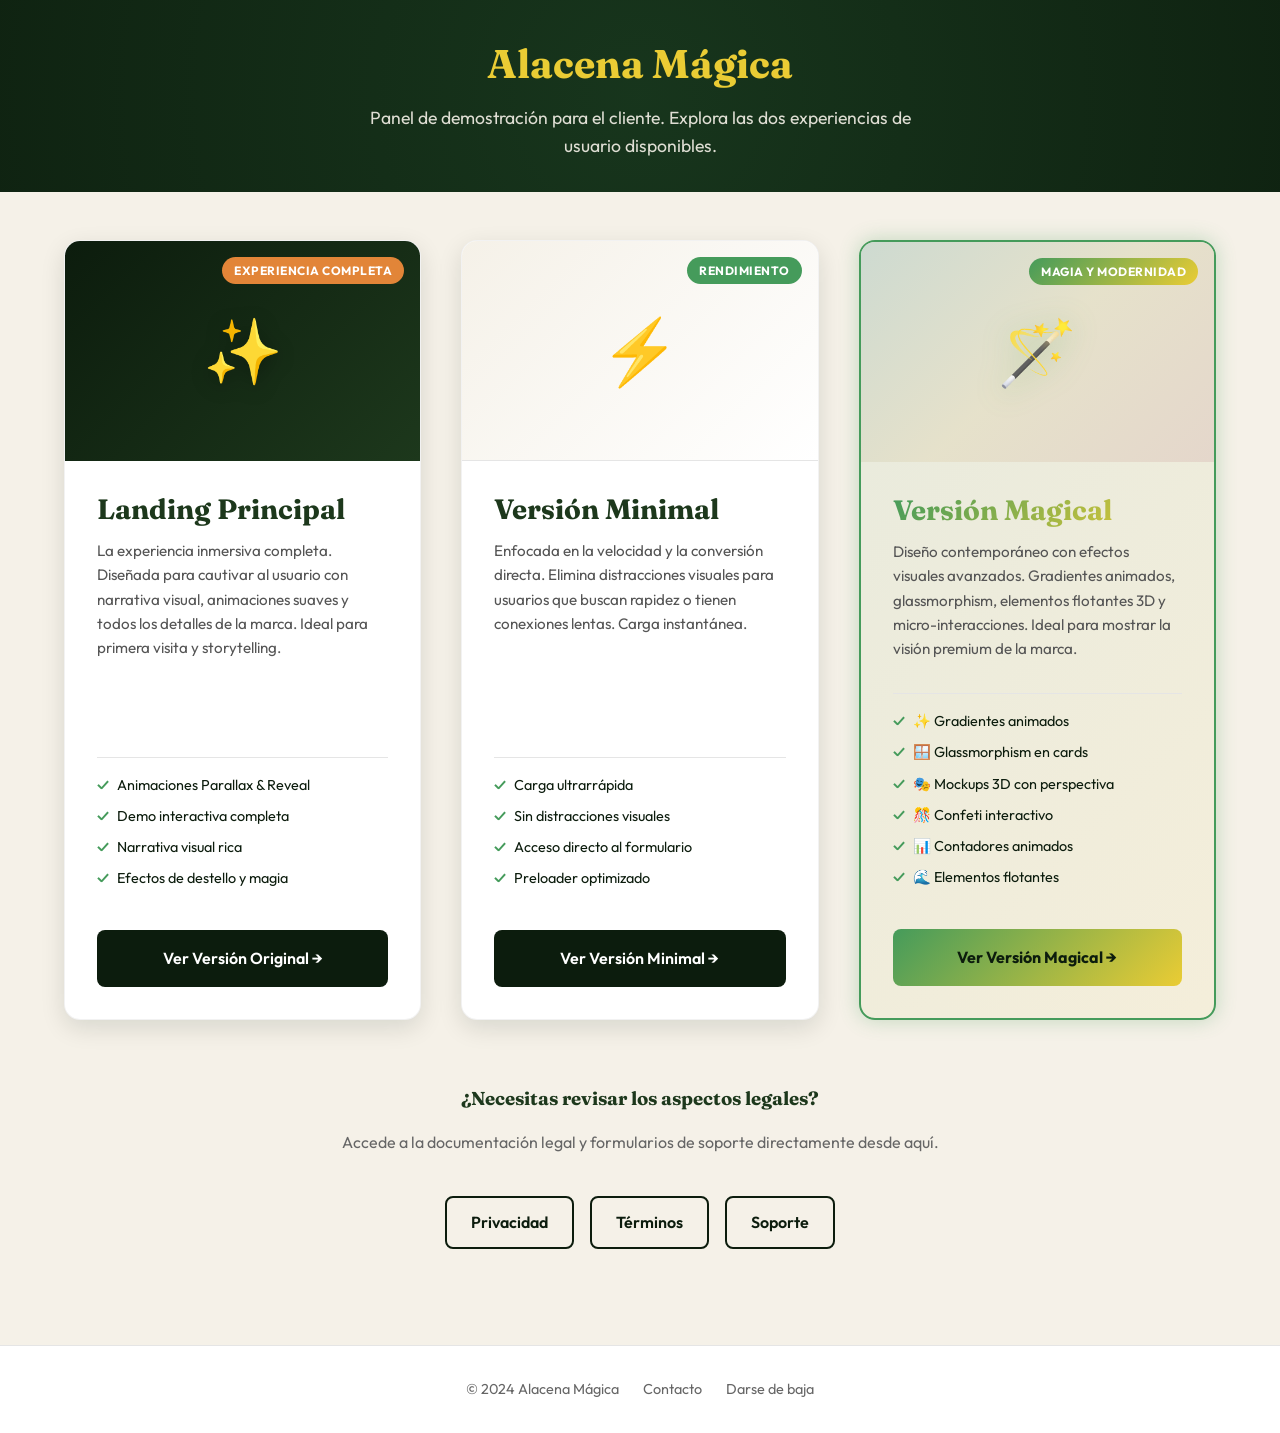
<file: dashboard.html>
<!DOCTYPE html>
<html lang="es">
<head>
  <meta charset="UTF-8">
  <meta name="viewport" content="width=device-width, initial-scale=1.0">
  <title>Alacena Mágica | Dashboard de Presentación</title>
  
  <!-- Fuentes -->
  <link rel="preconnect" href="https://fonts.googleapis.com">
  <link rel="preconnect" href="https://fonts.gstatic.com" crossorigin>
  <link href="https://fonts.googleapis.com/css2?family=Fraunces:opsz,wght@9..144,300;400;600;700&family=Outfit:wght@300;400;500;700&display=swap" rel="stylesheet">
  
  <style>
    /* --- VARIABLES & RESET --- */
    :root {
      --verde-marca: #459b5b;
      --verde-oscuro: #1d381c;
      --terracota: #e28538;
      --amarillo: #eacc34;
      --crema: #f5f1e8;
      --noche: #0c1c0d;
      --blanco: #ffffff;
      --gris-claro: #e5e5e5;
      
      --font-display: 'Fraunces', serif;
      --font-ui: 'Outfit', sans-serif;
      
      --shadow-sm: 0 2px 8px rgba(12, 28, 13, 0.08);
      --shadow-md: 0 8px 24px rgba(12, 28, 13, 0.12);
      --shadow-lg: 0 16px 48px rgba(12, 28, 13, 0.15);
      --radius: 16px;
    }

    * { margin: 0; padding: 0; box-sizing: border-box; }

    body {
      font-family: var(--font-ui);
      background-color: var(--crema);
      color: var(--noche);
      line-height: 1.6;
      min-height: 100vh;
      display: flex;
      flex-direction: column;
    }

    a { text-decoration: none; color: inherit; transition: 0.3s ease; }
    ul { list-style: none; }

    /* --- HEADER --- */
    .dash-header {
      background-color: var(--noche);
      color: var(--crema);
      padding: 2rem 1rem;
      text-align: center;
      position: relative;
      overflow: hidden;
    }

    .dash-header::before {
      content: '';
      position: absolute;
      top: -50%;
      left: -50%;
      width: 200%;
      height: 200%;
      background: radial-gradient(circle, rgba(69, 155, 91, 0.2) 0%, transparent 70%);
      animation: pulse 10s infinite linear;
      pointer-events: none;
    }

    @keyframes pulse {
      0% { transform: rotate(0deg); }
      100% { transform: rotate(360deg); }
    }

    .dash-logo {
      font-family: var(--font-display);
      font-size: 2.5rem;
      font-weight: 700;
      color: var(--amarillo);
      margin-bottom: 0.5rem;
      position: relative;
      z-index: 1;
    }

    .dash-subtitle {
      font-size: 1.1rem;
      opacity: 0.9;
      max-width: 600px;
      margin: 0 auto;
      position: relative;
      z-index: 1;
    }

    /* --- MAIN CONTAINER --- */
    .dash-container {
      max-width: 1200px;
      margin: 0 auto;
      padding: 3rem 1.5rem;
      flex: 1;
      width: 100%;
    }

    .dash-grid {
      display: grid;
      grid-template-columns: repeat(auto-fit, minmax(320px, 1fr));
      gap: 2.5rem;
      margin-bottom: 4rem;
    }

    /* --- CARDS --- */
    .card {
      background: var(--blanco);
      border-radius: var(--radius);
      overflow: hidden;
      box-shadow: var(--shadow-md);
      transition: transform 0.4s cubic-bezier(0.175, 0.885, 0.32, 1.27), box-shadow 0.4s ease;
      display: flex;
      flex-direction: column;
      border: 1px solid rgba(0,0,0,0.05);
      position: relative;
    }

    .card:hover {
      transform: translateY(-8px);
      box-shadow: var(--shadow-lg);
    }

    .card-badge {
      position: absolute;
      top: 1rem;
      right: 1rem;
      background: var(--terracota);
      color: var(--blanco);
      padding: 0.25rem 0.75rem;
      border-radius: 50px;
      font-size: 0.75rem;
      font-weight: 700;
      text-transform: uppercase;
      letter-spacing: 0.5px;
      z-index: 2;
    }

    .card-badge.minimal {
      background: var(--verde-marca);
    }

    .card-badge.magical {
      background: linear-gradient(135deg, var(--verde-marca), var(--amarillo));
      animation: sparkle 2s infinite;
    }

    @keyframes sparkle {
      0%, 100% { opacity: 1; transform: scale(1); }
      50% { opacity: 0.85; transform: scale(1.05); }
    }

    .card.magical {
      background: linear-gradient(135deg, rgba(69, 155, 91, 0.08) 0%, rgba(234, 204, 52, 0.08) 100%);
      border: 2px solid var(--verde-marca);
      box-shadow: 0 0 20px rgba(69, 155, 91, 0.3);
      animation: glow 3s ease-in-out infinite;
    }

    @keyframes glow {
      0%, 100% { box-shadow: 0 0 20px rgba(69, 155, 91, 0.3); }
      50% { box-shadow: 0 0 35px rgba(69, 155, 91, 0.5), 0 0 10px rgba(234, 204, 52, 0.3); }
    }

    .card.magical:hover {
      transform: translateY(-12px) scale(1.02);
      box-shadow: 0 20px 60px rgba(69, 155, 91, 0.4), 0 0 40px rgba(234, 204, 52, 0.25);
    }

    .card.magical .card-title {
      background: linear-gradient(135deg, var(--verde-marca), var(--amarillo));
      -webkit-background-clip: text;
      background-clip: text;
      -webkit-text-fill-color: transparent;
    }

    .card.magical .btn-dash {
      background: linear-gradient(135deg, var(--verde-marca), var(--amarillo));
      color: var(--noche);
      font-weight: 700;
    }

    .card.magical .btn-dash:hover {
      background: linear-gradient(135deg, var(--amarillo), var(--terracota));
      color: var(--blanco);
      transform: translateY(-4px);
      box-shadow: 0 12px 28px rgba(69, 155, 91, 0.35);
    }

    .img-magical {
      background: linear-gradient(135deg, rgba(69, 155, 91, 0.15) 0%, rgba(234, 204, 52, 0.15) 50%, rgba(226, 133, 56, 0.15) 100%);
      position: relative;
      overflow: hidden;
    }
    .img-magical::after {
      content: '🪄';
      font-size: 4rem;
      filter: drop-shadow(0 4px 15px rgba(69, 155, 91, 0.4));
      animation: floatWand 4s ease-in-out infinite;
    }
    @keyframes floatWand {
      0%, 100% { transform: translateY(0) rotate(-5deg); }
      50% { transform: translateY(-10px) rotate(5deg); }
    }

    .card-image {
      height: 220px;
      background-color: var(--gris-claro);
      position: relative;
      overflow: hidden;
      display: flex;
      align-items: center;
      justify-content: center;
    }
    
    /* Simulación visual de cada versión */
    .img-original {
      background: linear-gradient(135deg, var(--noche) 0%, var(--verde-oscuro) 100%);
    }
    .img-original::after {
      content: '✨';
      font-size: 4rem;
      filter: drop-shadow(0 4px 10px rgba(0,0,0,0.3));
    }

    .img-minimal {
      background: linear-gradient(135deg, var(--crema) 0%, #fff 100%);
      border-bottom: 1px solid var(--gris-claro);
    }
    .img-minimal::after {
      content: '⚡';
      font-size: 4rem;
      color: var(--verde-marca);
    }

    .card-content {
      padding: 2rem;
      flex: 1;
      display: flex;
      flex-direction: column;
    }

    .card-title {
      font-family: var(--font-display);
      font-size: 1.75rem;
      color: var(--verde-oscuro);
      margin-bottom: 0.75rem;
      line-height: 1.2;
    }

    .card-desc {
      font-size: 0.95rem;
      color: #555;
      margin-bottom: 2rem;
      flex: 1;
    }

    .card-features {
      margin-bottom: 2rem;
      padding-top: 1rem;
      border-top: 1px solid var(--gris-claro);
    }

    .card-features li {
      font-size: 0.9rem;
      margin-bottom: 0.5rem;
      display: flex;
      align-items: center;
      gap: 0.5rem;
      color: var(--noche);
    }

    .card-features li::before {
      content: '✓';
      color: var(--verde-marca);
      font-weight: bold;
    }

    .btn-dash {
      display: block;
      width: 100%;
      padding: 1rem;
      text-align: center;
      background-color: var(--noche);
      color: var(--blanco);
      font-weight: 600;
      border-radius: 8px;
      transition: background 0.3s ease, transform 0.2s ease;
    }

    .btn-dash:hover {
      background-color: var(--verde-marca);
      transform: translateY(-2px);
    }

    .btn-dash.outline {
      background-color: transparent;
      border: 2px solid var(--noche);
      color: var(--noche);
      margin-top: 1rem;
    }

    .btn-dash.outline:hover {
      background-color: var(--noche);
      color: var(--blanco);
    }

    /* --- FOOTER LINKS --- */
    .dash-footer {
      text-align: center;
      padding: 2rem;
      background: var(--blanco);
      border-top: 1px solid var(--gris-claro);
      margin-top: auto;
    }

    .footer-links {
      display: flex;
      justify-content: center;
      gap: 1.5rem;
      flex-wrap: wrap;
      font-size: 0.9rem;
      color: #666;
    }

    .footer-links a:hover {
      color: var(--terracota);
      text-decoration: underline;
    }

    /* --- RESPONSIVE --- */
    @media (max-width: 768px) {
      .dash-header { padding: 1.5rem 1rem; }
      .dash-logo { font-size: 2rem; }
      .dash-grid { grid-template-columns: 1fr; gap: 2rem; }
      .card-image { height: 180px; }
    }
  </style>
</head>
<body>

  <!-- Header -->
  <header class="dash-header">
    <h1 class="dash-logo">Alacena Mágica</h1>
    <p class="dash-subtitle">Panel de demostración para el cliente. Explora las dos experiencias de usuario disponibles.</p>
  </header>

  <!-- Main Content -->
  <main class="dash-container">
    
    <div class="dash-grid">
      
      <!-- Card 1: Versión Original -->
      <article class="card">
        <span class="card-badge">Experiencia Completa</span>
        <div class="card-image img-original"></div>
        <div class="card-content">
          <h2 class="card-title">Landing Principal</h2>
          <p class="card-desc">
            La experiencia inmersiva completa. Diseñada para cautivar al usuario con narrativa visual, animaciones suaves y todos los detalles de la marca. Ideal para primera visita y storytelling.
          </p>
          <ul class="card-features">
            <li>Animaciones Parallax & Reveal</li>
            <li>Demo interactiva completa</li>
            <li>Narrativa visual rica</li>
            <li>Efectos de destello y magia</li>
          </ul>
          <a href="index.html" class="btn-dash">Ver Versión Original →</a>
        </div>
      </article>

      <!-- Card 2: Versión Minimalista -->
      <article class="card">
        <span class="card-badge minimal">Rendimiento</span>
        <div class="card-image img-minimal"></div>
        <div class="card-content">
          <h2 class="card-title">Versión Minimal</h2>
          <p class="card-desc">
            Enfocada en la velocidad y la conversión directa. Elimina distracciones visuales para usuarios que buscan rapidez o tienen conexiones lentas. Carga instantánea.
          </p>
          <ul class="card-features">
            <li>Carga ultrarrápida</li>
            <li>Sin distracciones visuales</li>
            <li>Acceso directo al formulario</li>
            <li>Preloader optimizado</li>
          </ul>
          <a href="minimal.html" class="btn-dash">Ver Versión Minimal →</a>
        </div>
      </article>

      <!-- Card 3: Versión Magical -->
      <article class="card magical">
        <span class="card-badge magical">Magia y Modernidad</span>
        <div class="card-image img-magical"></div>
        <div class="card-content">
          <h2 class="card-title">Versión Magical</h2>
          <p class="card-desc">
            Diseño contemporáneo con efectos visuales avanzados. Gradientes animados, glassmorphism, elementos flotantes 3D y micro-interacciones. Ideal para mostrar la visión premium de la marca.
          </p>
          <ul class="card-features">
            <li>✨ Gradientes animados</li>
            <li>🪟 Glassmorphism en cards</li>
            <li>🎭 Mockups 3D con perspectiva</li>
            <li>🎊 Confeti interactivo</li>
            <li>📊 Contadores animados</li>
            <li>🌊 Elementos flotantes</li>
          </ul>
          <a href="magical.html" class="btn-dash">Ver Versión Magical →</a>
        </div>
      </article>

    </div>

    <!-- Additional Links Section (Optional) -->
    <div style="text-align: center; max-width: 600px; margin: 0 auto 3rem auto;">
      <h3 style="font-family: var(--font-display); color: var(--verde-oscuro); margin-bottom: 1rem;">¿Necesitas revisar los aspectos legales?</h3>
      <p style="margin-bottom: 1.5rem; color: #666;">Accede a la documentación legal y formularios de soporte directamente desde aquí.</p>
      <div style="display: flex; gap: 1rem; justify-content: center; flex-wrap: wrap;">
        <a href="privacy.html" class="btn-dash outline" style="width: auto; padding: 0.75rem 1.5rem;">Privacidad</a>
        <a href="terms.html" class="btn-dash outline" style="width: auto; padding: 0.75rem 1.5rem;">Términos</a>
        <a href="support.html" class="btn-dash outline" style="width: auto; padding: 0.75rem 1.5rem;">Soporte</a>
      </div>
    </div>

  </main>

  <!-- Footer -->
  <footer class="dash-footer">
    <div class="footer-links">
      <span>© 2024 Alacena Mágica</span>
      <a href="mailto:franciscorueda2602@gmail.com">Contacto</a>
      <a href="unsubscribe.html">Darse de baja</a>
    </div>
  </footer>

</body>
</html>
</file>
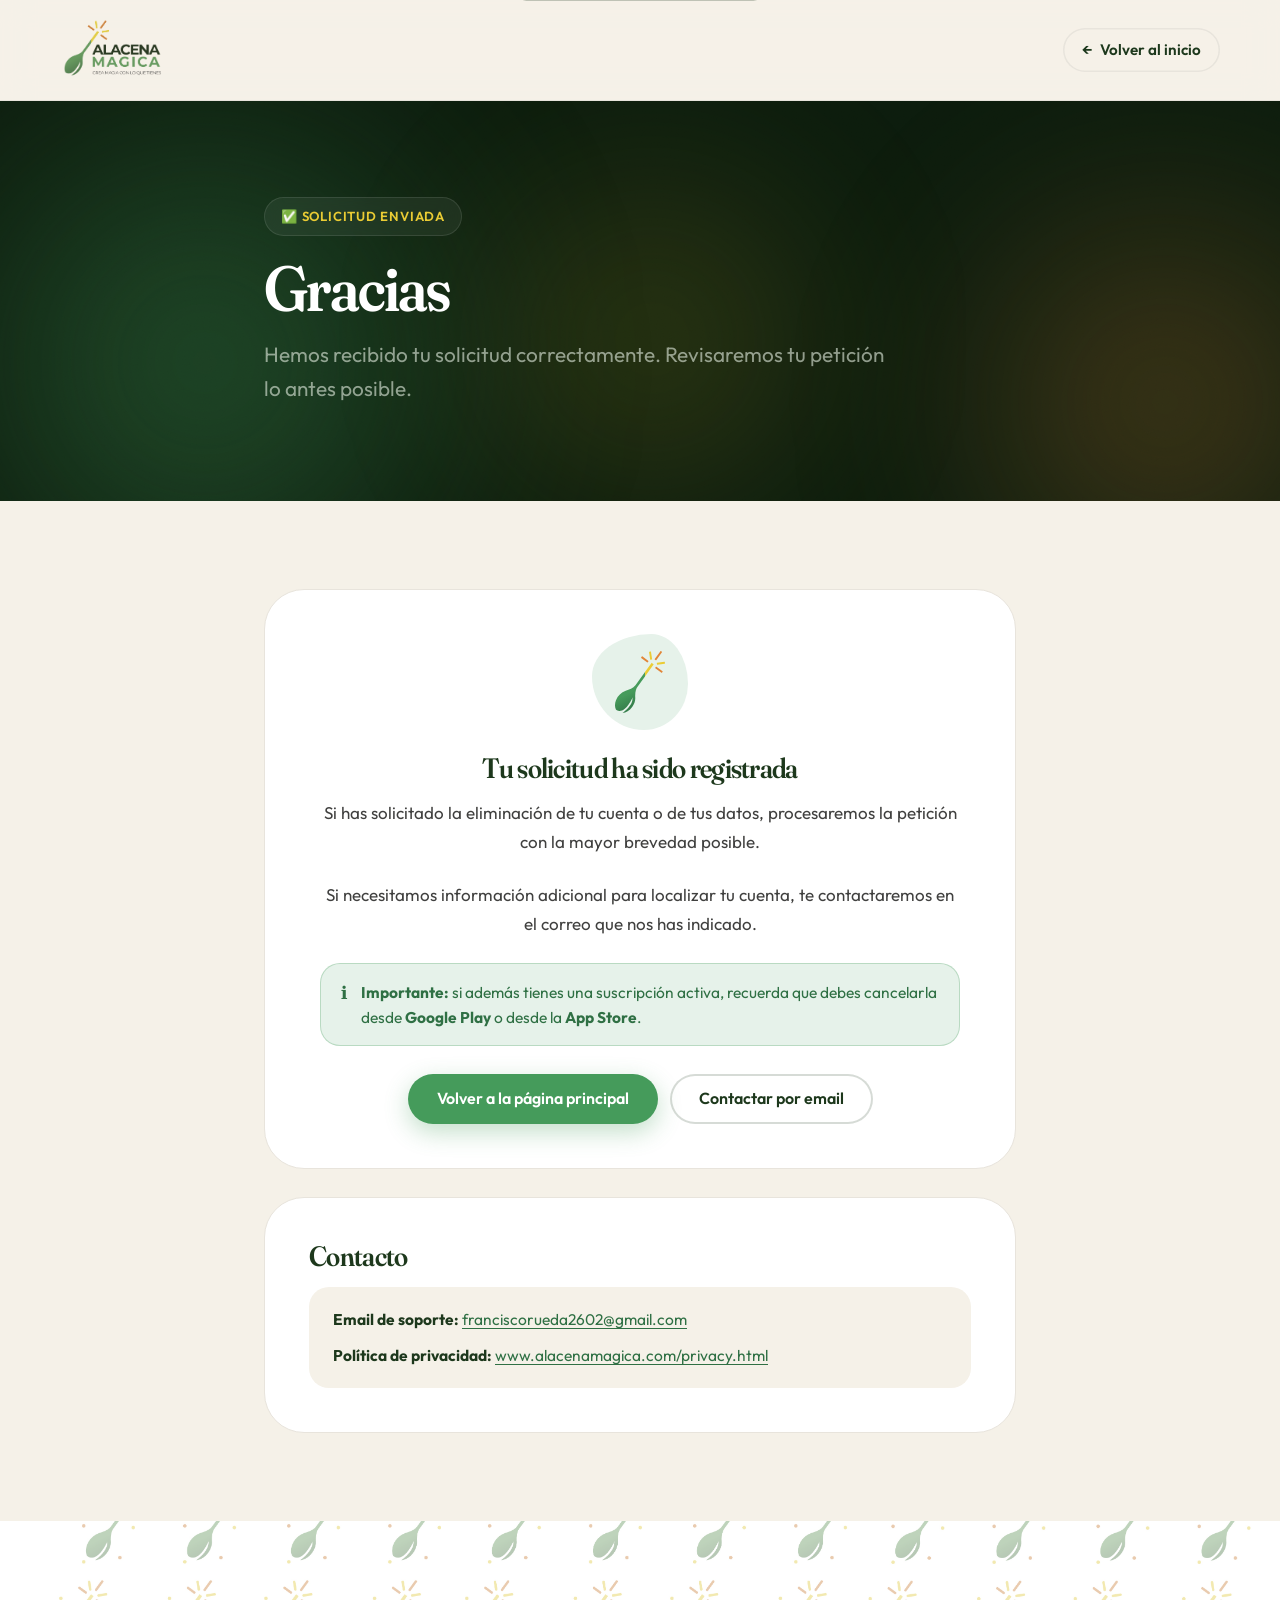
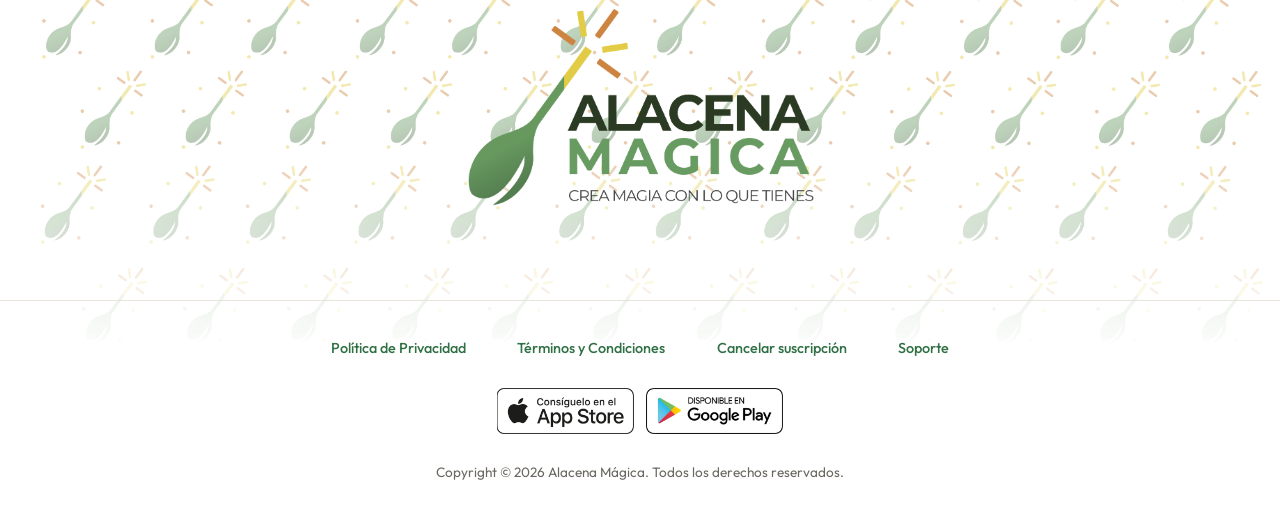
<file: gracias.html>
<!DOCTYPE html>
<html lang="es">
<head>
  <meta charset="UTF-8" />
  <meta name="viewport" content="width=device-width, initial-scale=1.0" />

  <title>Gracias · Alacena Mágica</title>
  <meta name="description" content="Hemos recibido tu solicitud. Revisaremos tu petición lo antes posible." />
  <meta name="theme-color" content="#0c1c0d" />
  <!-- Página de confirmación: no tiene sentido que se indexe -->
  <meta name="robots" content="noindex, nofollow" />
  <link rel="icon" type="image/svg+xml" href="assets/logos/Isotipo.svg" />
  <link rel="apple-touch-icon" href="assets/logos/Isotipo.svg" />

  <link rel="preconnect" href="https://fonts.googleapis.com" />
  <link rel="preconnect" href="https://fonts.gstatic.com" crossorigin />
  <link href="https://fonts.googleapis.com/css2?family=Fraunces:ital,opsz,wght,SOFT,WONK@0,9..144,400..700,0..100,0..1;1,9..144,400..700,0..100,0..1&family=Outfit:wght@300..700&display=swap" rel="stylesheet" />

  <link rel="stylesheet" href="css/styles.css" />
  <link rel="stylesheet" href="css/legal.css" />
  <script>document.documentElement.classList.add('js');</script>
</head>

<body>
  <a class="skip-link" href="#main">Saltar al contenido principal</a>

  <!-- ══════════ NAVBAR ══════════ -->
  <header class="navbar navbar--solid" id="navbar">
    <div class="container navbar__inner">
      <a class="navbar__brand" href="index.html" aria-label="Alacena Mágica, ir al inicio">
        <img
          src="assets/logos/Alacena_Magica_Alacena_Magica_Logo_Color.png"
          alt="Alacena Mágica"
          class="navbar__logo"
          width="180" height="56"
        />
      </a>
      <a class="navbar__back" href="index.html">← <span>Volver al inicio</span></a>
    </div>
  </header>

  <main id="main">

    <!-- ══════════ CABECERA ══════════ -->
    <section class="legal-hero grain">
      <div class="aurora" aria-hidden="true"><span></span><span></span><span></span></div>
      <div class="sparkle-layer" data-sparkles="16" aria-hidden="true"></div>
      <div class="container legal-hero__inner">
        <span class="pill pill--dark">✅ Solicitud enviada</span>
        <h1 class="legal-hero__title">Gracias</h1>
        <p class="legal-hero__sub">
          Hemos recibido tu solicitud correctamente. Revisaremos tu petición lo antes posible.
        </p>
      </div>
    </section>

    <!-- ══════════ CONTENIDO ══════════ -->
    <section class="legal">
      <div class="container" style="max-width: 52rem">

        <article class="panel thanks">
          <div class="thanks__icon" aria-hidden="true">
            <img src="assets/logos/Isotipo.svg" alt="" width="50" height="61" />
          </div>
          <h2 class="panel__title">Tu solicitud ha sido registrada</h2>

          <p class="panel__intro">
            Si has solicitado la eliminación de tu cuenta o de tus datos, procesaremos la
            petición con la mayor brevedad posible.
          </p>
          <p class="panel__intro">
            Si necesitamos información adicional para localizar tu cuenta, te contactaremos
            en el correo que nos has indicado.
          </p>

          <div class="alert alert--ok" style="margin-top: 1.5rem">
            <span class="alert__icon" aria-hidden="true">ℹ️</span>
            <p>
              <strong>Importante:</strong> si además tienes una suscripción activa, recuerda
              que debes cancelarla desde <strong>Google Play</strong> o desde la
              <strong>App Store</strong>.
            </p>
          </div>

          <div class="thanks__actions">
            <a href="index.html" class="btn btn--primary">Volver a la página principal</a>
            <a href="mailto:franciscorueda2602@gmail.com" class="btn btn--outline">Contactar por email</a>
          </div>
        </article>

        <article class="panel">
          <h2 class="panel__title">Contacto</h2>
          <div class="contact-box">
            <p>
              <strong>Email de soporte:</strong>
              <a href="mailto:franciscorueda2602@gmail.com">franciscorueda2602@gmail.com</a>
            </p>
            <p>
              <strong>Política de privacidad:</strong>
              <a href="privacy.html">www.alacenamagica.com/privacy.html</a>
            </p>
          </div>
        </article>

      </div>
    </section>
  </main>

  <!-- ══════════ FOOTER ══════════ -->
  <footer class="footer">
    <!-- Logo de marca, versión a color sobre fondo blanco -->
    <div class="footer__brand">
      <a href="index.html" aria-label="Alacena Mágica, ir al inicio">
        <img
          src="assets/logos/Alacena_Magica_Alacena_Magica_Logo_Color.png"
          alt="Alacena Mágica"
          width="500" height="321"
          loading="lazy"
        />
      </a>
    </div>

    <div class="footer__legal">
      <div class="container">
        <nav class="footer__legal-links" aria-label="Enlaces legales">
          <a href="privacy.html">Política de Privacidad</a>
          <a href="terms.html">Términos y Condiciones</a>
          <a href="unsubscribe.html">Cancelar suscripción</a>
          <a href="support.html">Soporte</a>
        </nav>

        <div class="footer__stores">
          <a href="#" aria-label="Descargar en App Store (disponible próximamente)">
            <img src="assets/images/app-store.png" alt="Descargar en App Store" width="140" height="44" loading="lazy" />
          </a>
          <a href="#" aria-label="Descargar en Google Play (disponible próximamente)">
            <img src="assets/images/google-play.png" alt="Disponible en Google Play" width="140" height="44" loading="lazy" />
          </a>
        </div>

        <p class="footer__copy">Copyright &copy; <span data-year>2026</span> Alacena M&aacute;gica. Todos los derechos reservados.</p>
      </div>
    </div>
  </footer>

  <script src="js/legal.js" defer></script>
</body>
</html>
</file>
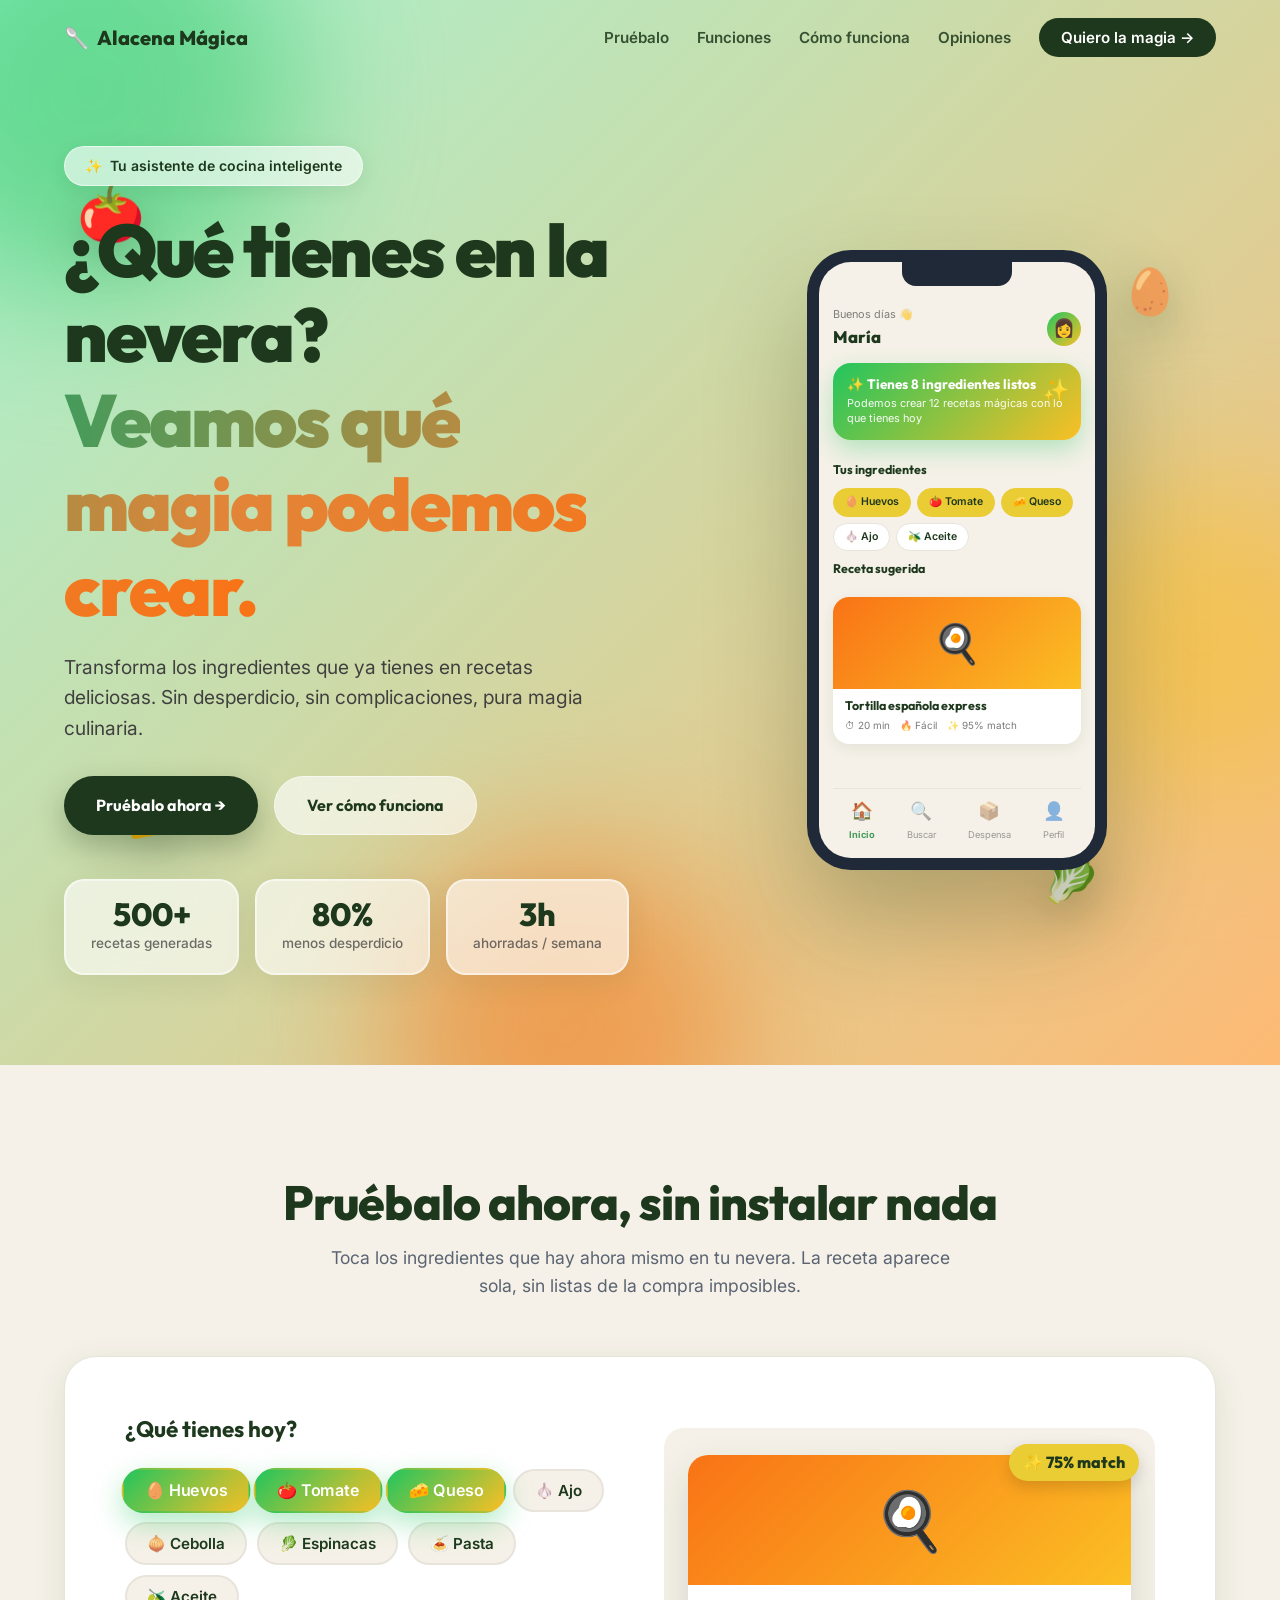
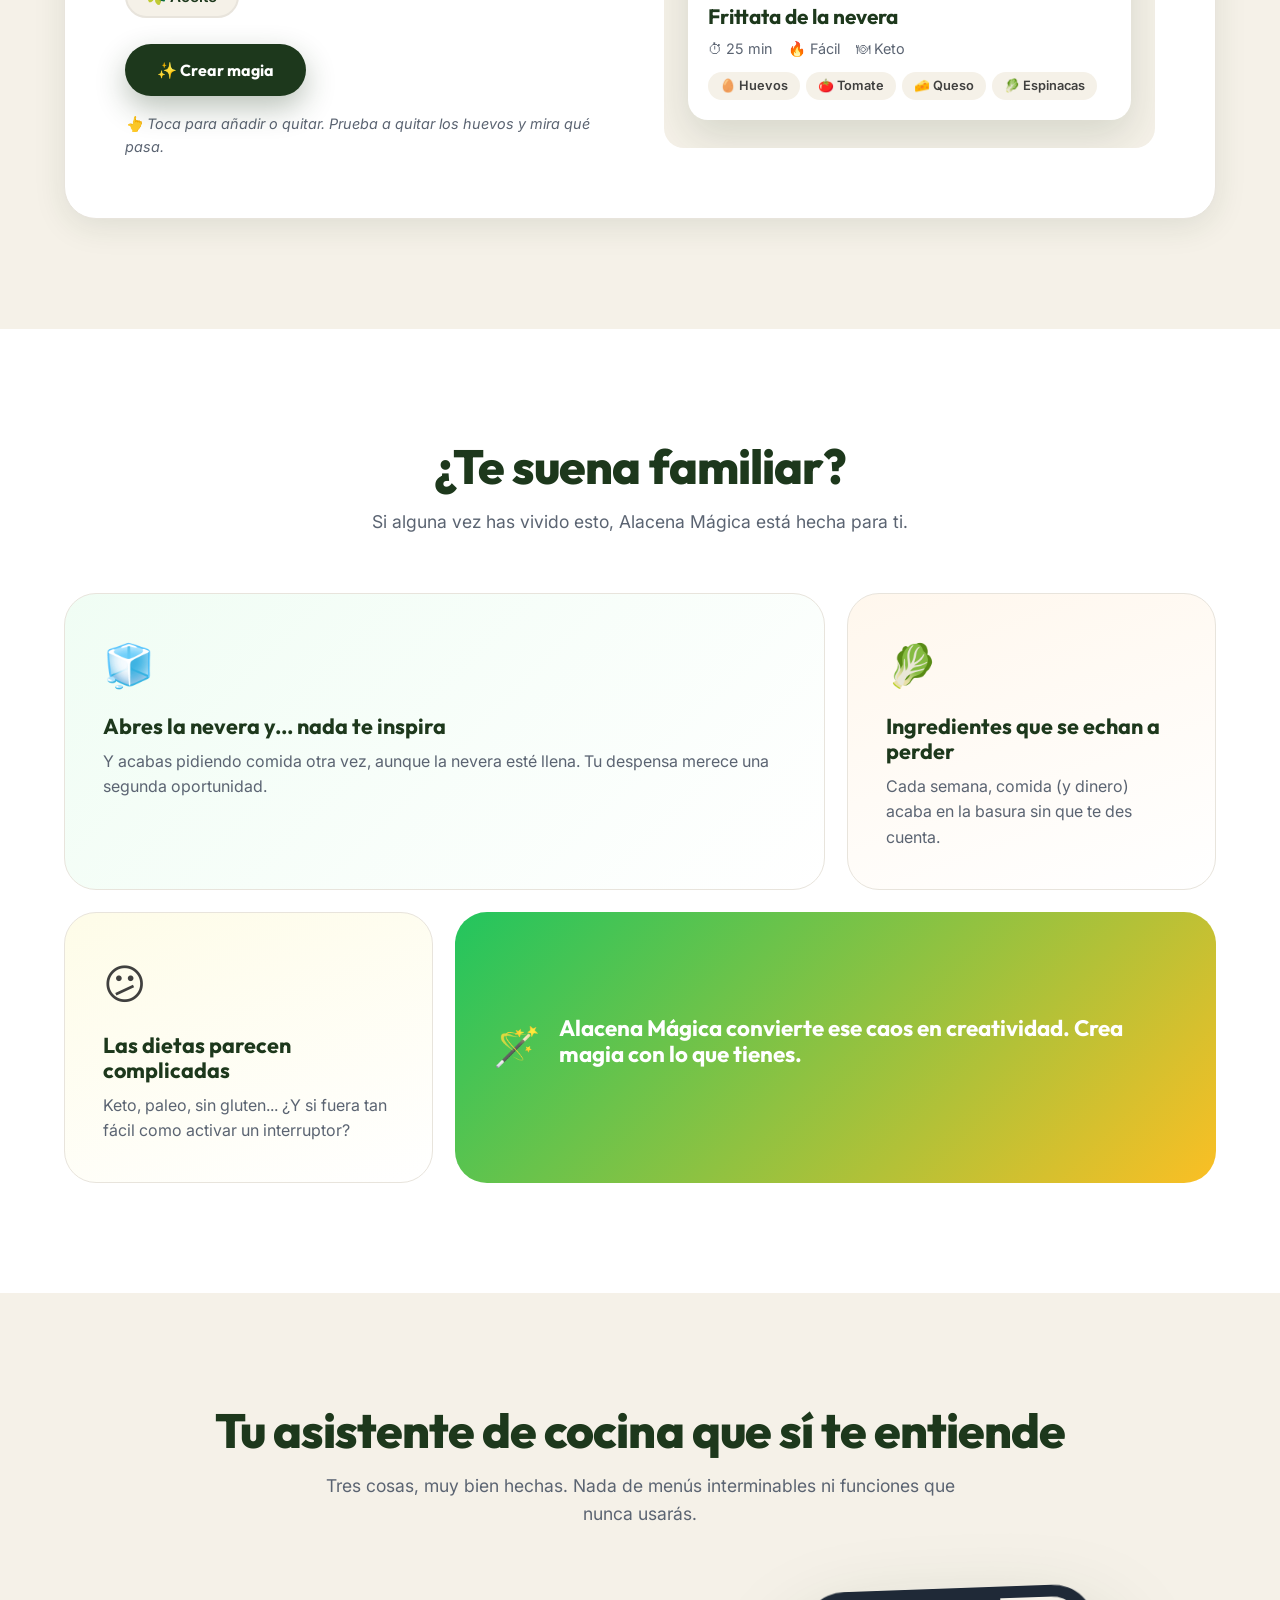
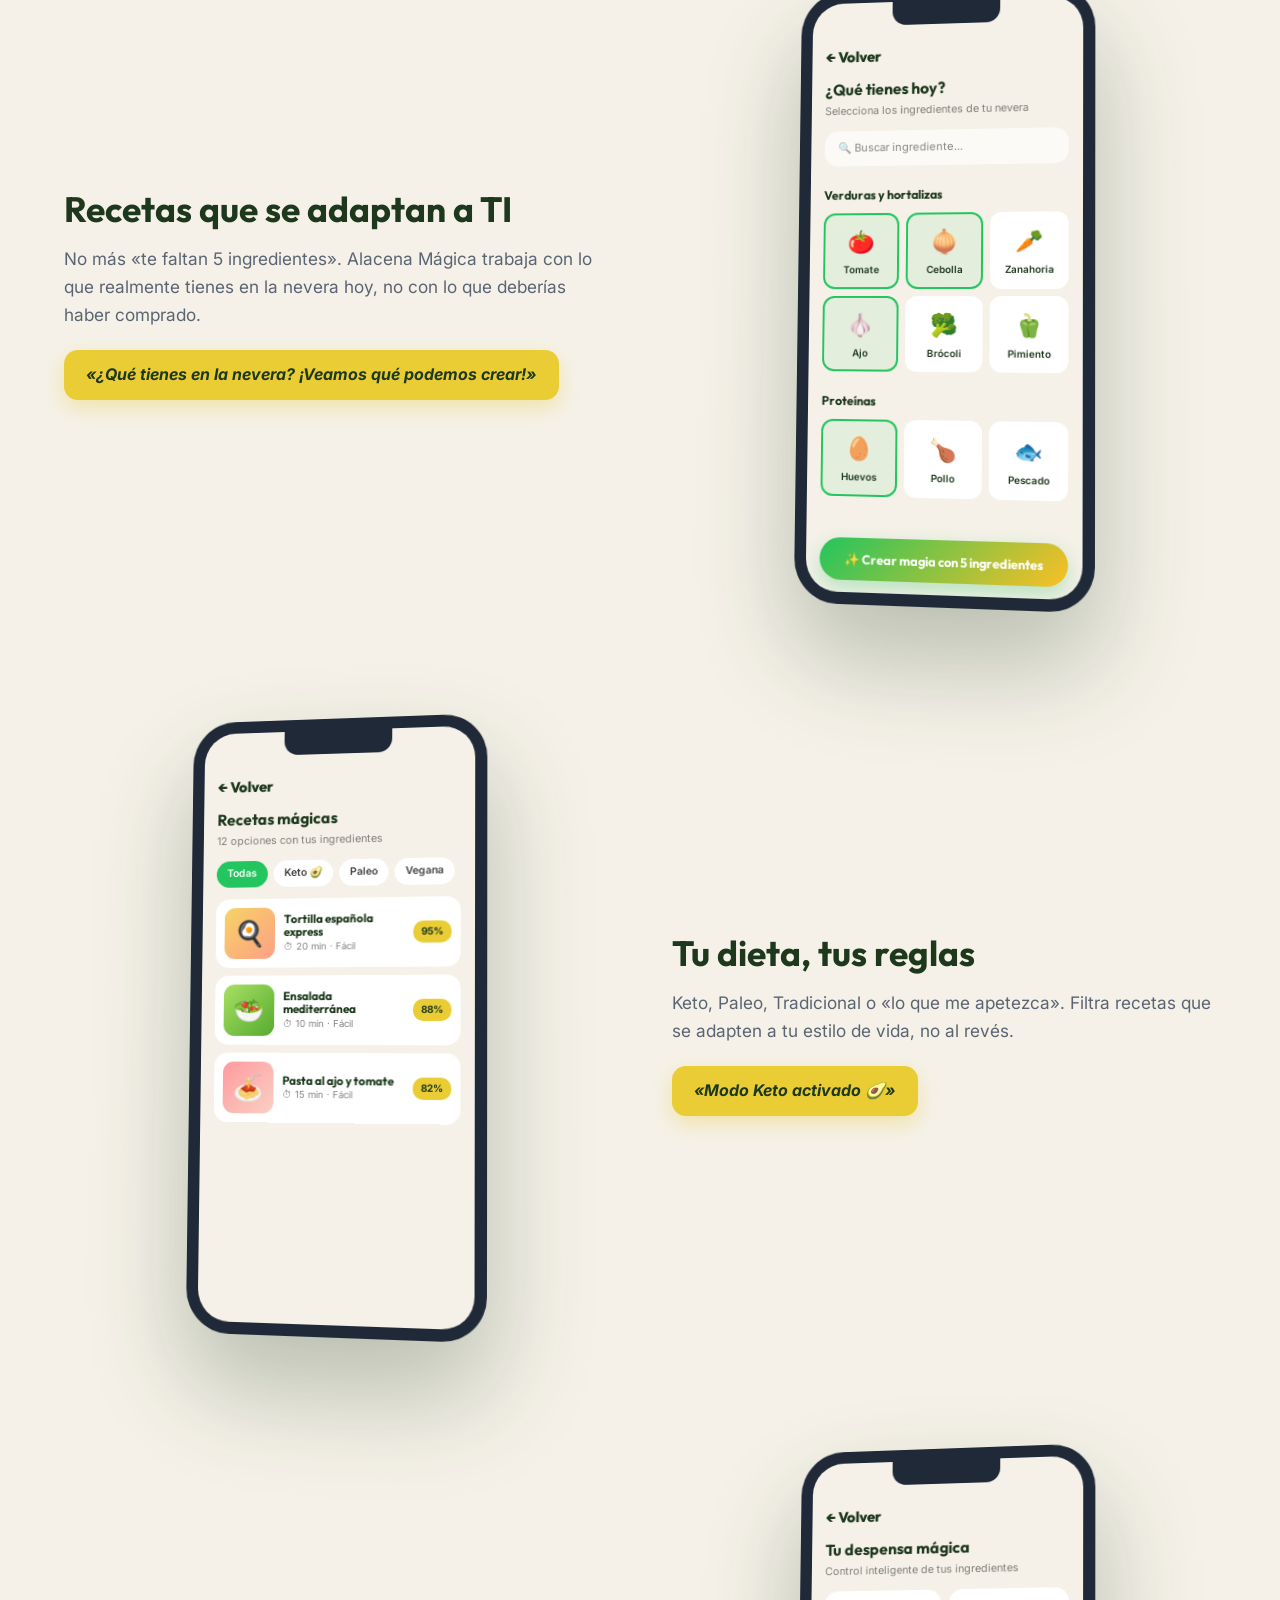
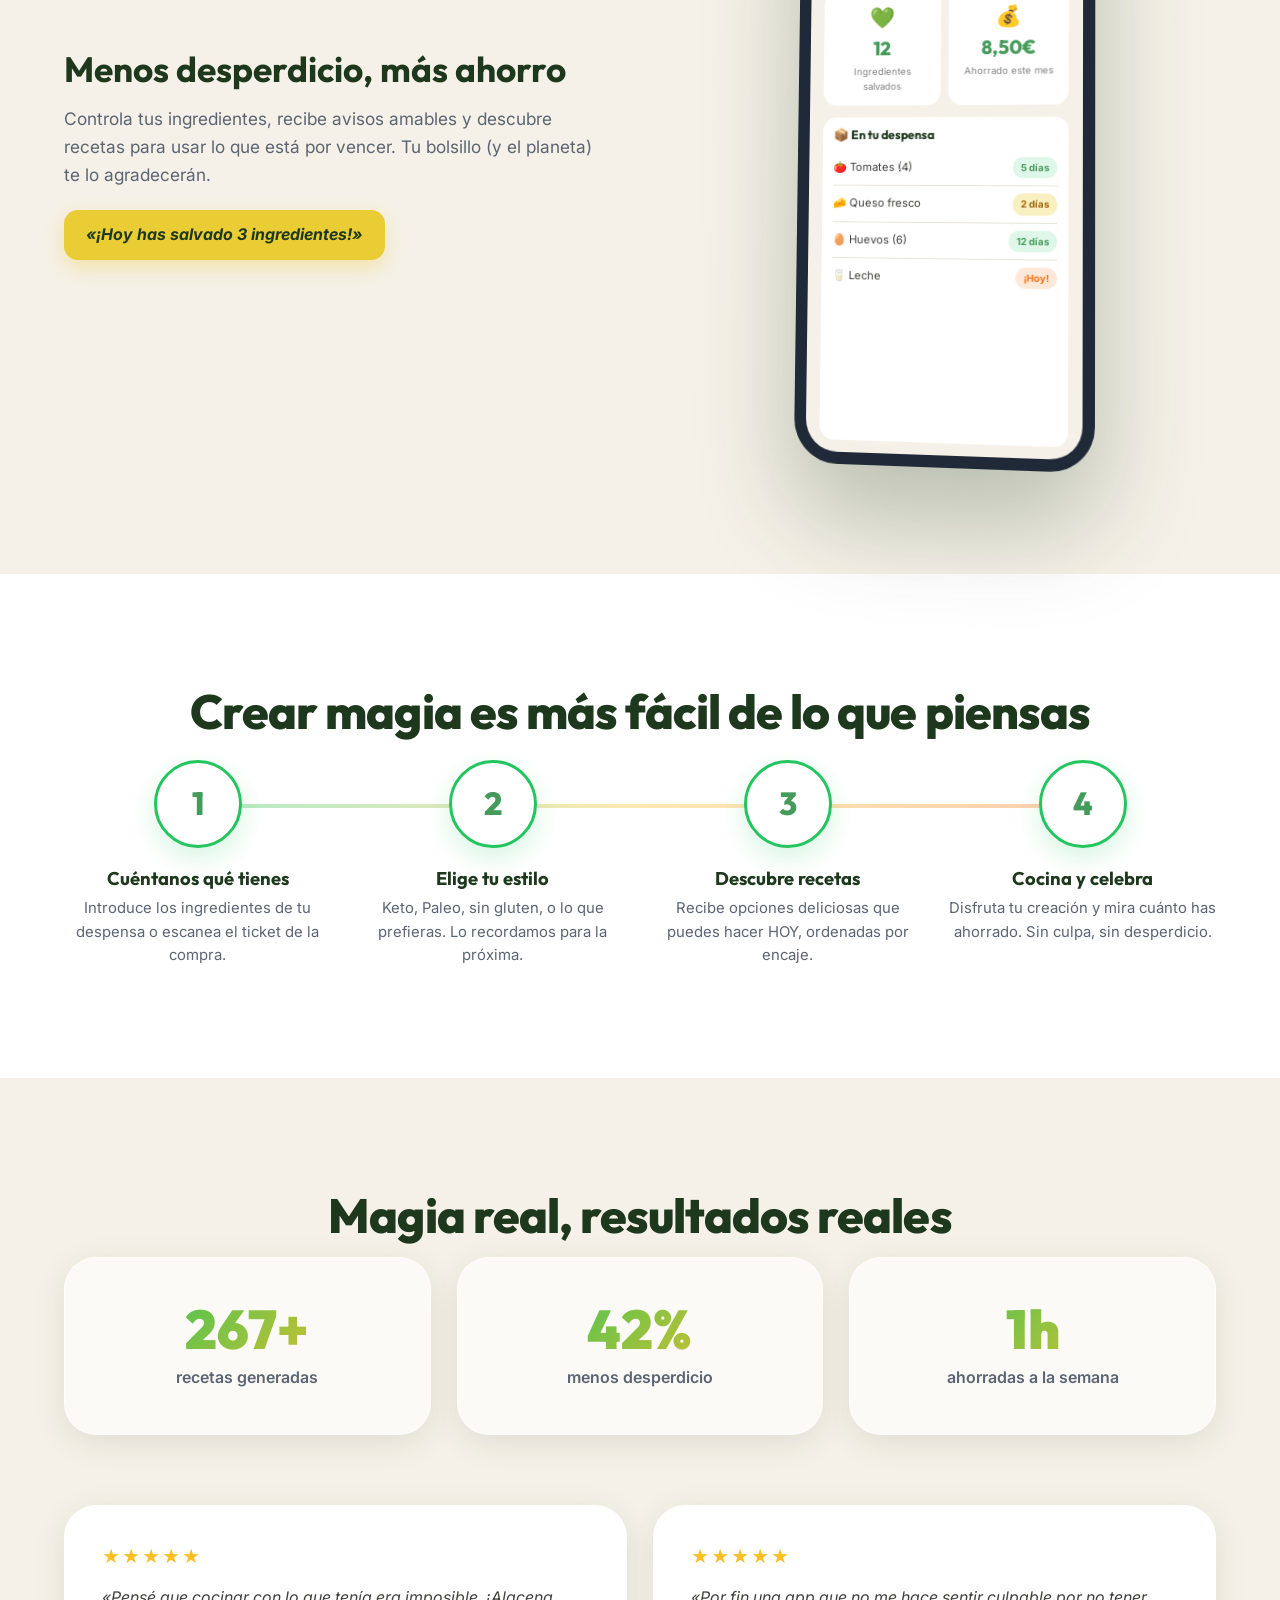
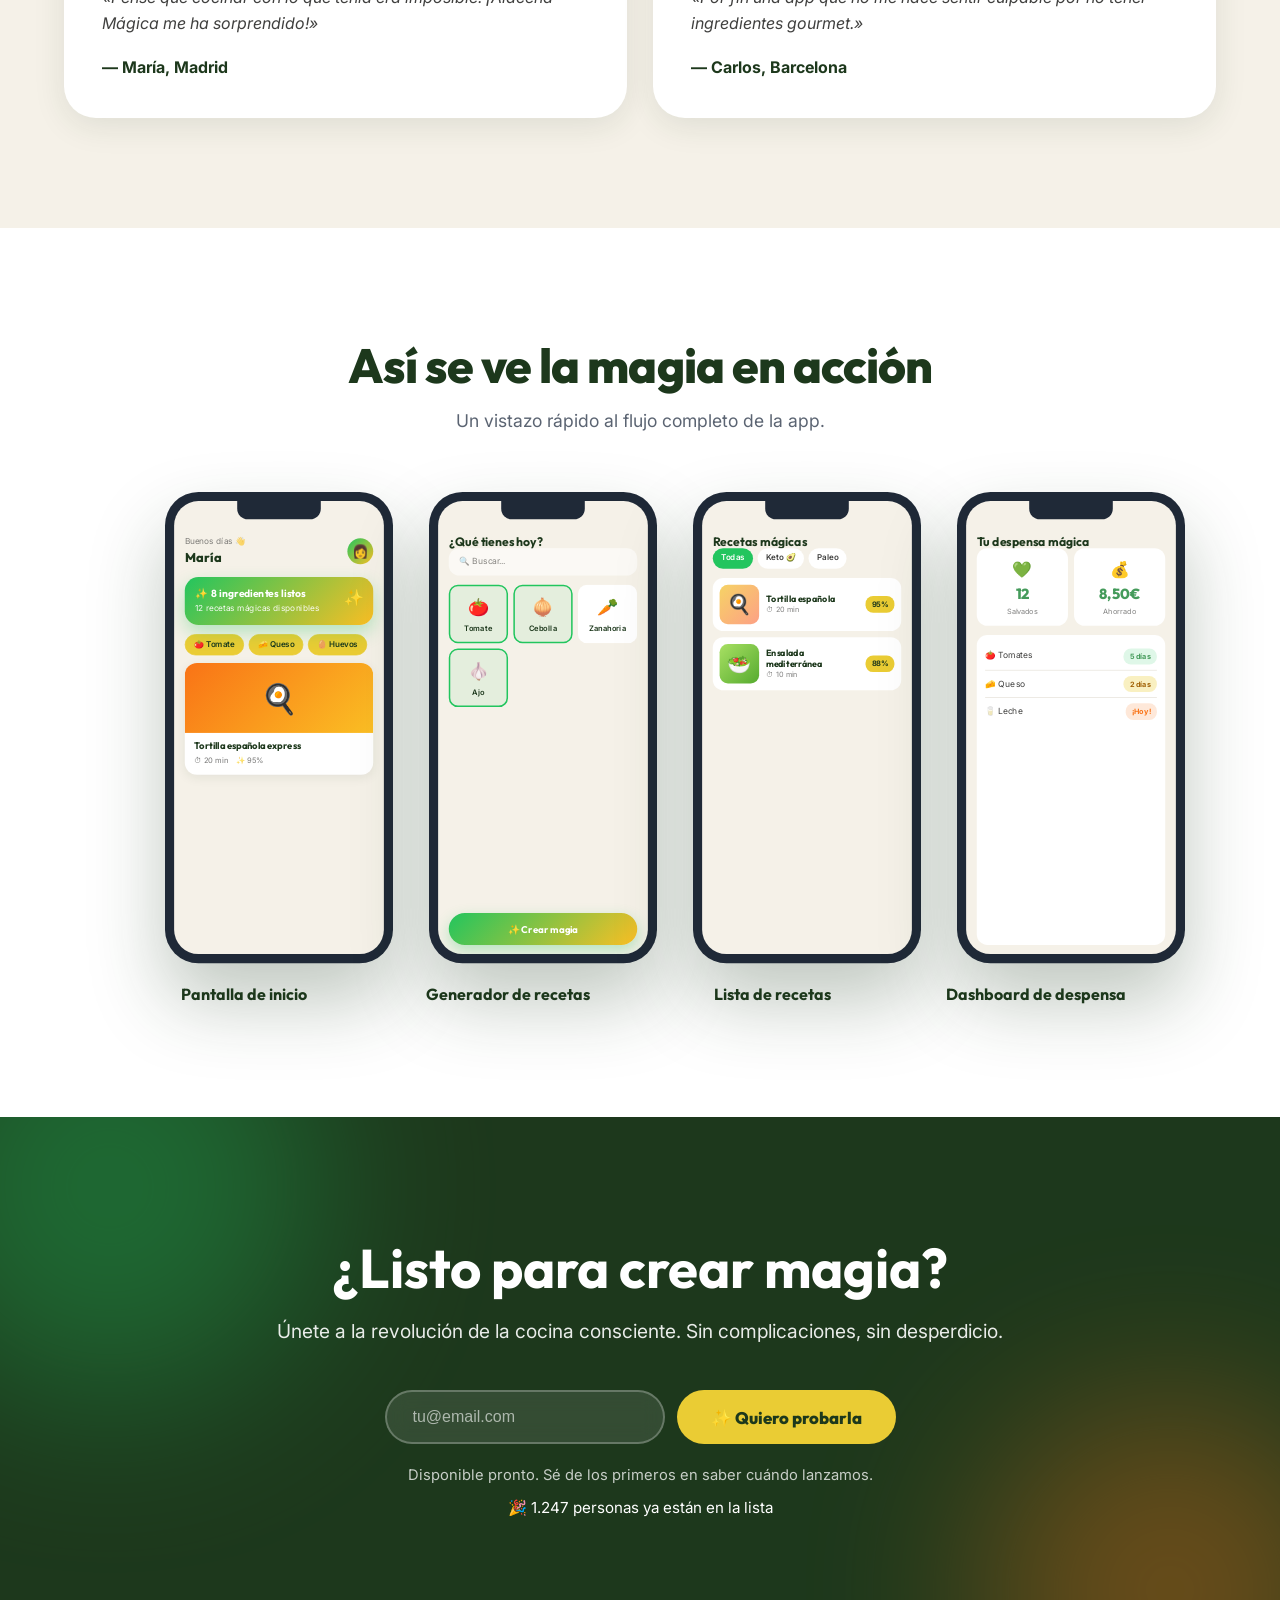
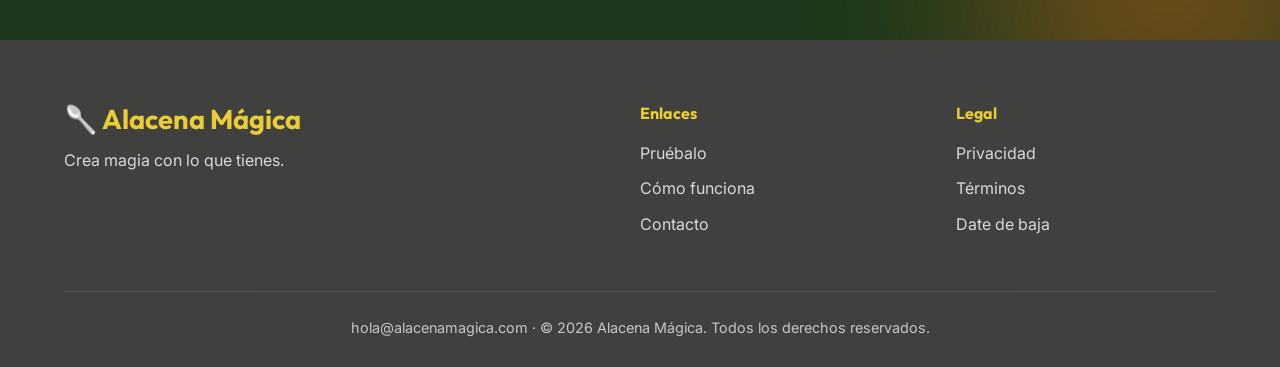
<file: magical.html>
<!DOCTYPE html>
<html lang="es">
<head>
<meta charset="UTF-8">
<meta name="viewport" content="width=device-width, initial-scale=1.0">
<meta name="description" content="Alacena Mágica: transforma los ingredientes que ya tienes en recetas deliciosas. Sin desperdicio, sin complicaciones, pura magia culinaria.">
<title>Alacena Mágica — Crea magia con lo que tienes</title>
<link rel="preconnect" href="https://fonts.googleapis.com">
<link rel="preconnect" href="https://fonts.gstatic.com" crossorigin>
<link href="https://fonts.googleapis.com/css2?family=Outfit:wght@500;600;700;800;900&family=Inter:wght@400;500;600;700&display=swap" rel="stylesheet">
<link rel="stylesheet" href="css/magical.css">
</head>
<body>
<a class="skip" href="#main">Saltar al contenido</a>
<header class="nav" id="nav">
<div class="nav-inner">
<a class="nav-logo" href="#"><span class="spark">🥄</span> Alacena Mágica</a>
<button class="nav-burger" id="burger" aria-expanded="false" aria-controls="menu" aria-label="Abrir menú"><span></span><span></span><span></span></button>
<ul class="nav-links" id="menu">
<li><a href="#demo">Pruébalo</a></li>
<li><a href="#funciones">Funciones</a></li>
<li><a href="#como-funciona">Cómo funciona</a></li>
<li><a href="#opiniones">Opiniones</a></li>
<li><a href="#cta" class="nav-cta">Quiero la magia →</a></li>
</ul>
</div>
</header>
<main id="main">
<section class="hero">
<div class="hero-bg" aria-hidden="true"></div>
<div class="blob blob-1" aria-hidden="true"></div>
<div class="blob blob-2" aria-hidden="true"></div>
<div class="blob blob-3" aria-hidden="true"></div>
<span class="float-item" style="top:16%;left:6%;font-size:3.4rem" aria-hidden="true">🍅</span>
<span class="float-item" style="top:24%;right:8%;font-size:2.8rem;animation-delay:2s" aria-hidden="true">🥚</span>
<span class="float-item" style="bottom:20%;left:10%;font-size:2.6rem;animation-delay:4s" aria-hidden="true">🧀</span>
<span class="float-item" style="bottom:14%;right:14%;font-size:3rem;animation-delay:6s" aria-hidden="true">🥬</span>
<div class="container hero-grid">
<div>
<div class="hero-badge"><span class="spark">✨</span> Tu asistente de cocina inteligente</div>
<h1 class="hero-title">¿Qué tienes en la nevera?<br><span class="highlight">Veamos qué magia podemos crear.</span></h1>
<p class="hero-sub">Transforma los ingredientes que ya tienes en recetas deliciosas. Sin desperdicio, sin complicaciones, pura magia culinaria.</p>
<div class="hero-buttons">
<a href="#demo" class="btn btn-primary">Pruébalo ahora →</a>
<a href="#como-funciona" class="btn btn-glass">Ver cómo funciona</a>
</div>
<div class="hero-stats">
<div class="stat-card"><span class="stat-number" data-target="500" data-suffix="+">0</span><span class="stat-label">recetas generadas</span></div>
<div class="stat-card"><span class="stat-number" data-target="80" data-suffix="%">0</span><span class="stat-label">menos desperdicio</span></div>
<div class="stat-card"><span class="stat-number" data-target="3" data-suffix="h">0</span><span class="stat-label">ahorradas / semana</span></div>
</div>
</div>
<div class="hero-mockup">
<div class="phone" aria-hidden="true"><div class="phone-screen"><div class="m-pad">
<div class="m-head"><div><div class="small">Buenos días 👋</div><div class="name">María</div></div><div class="m-avatar">👩</div></div>
<div class="m-card"><h4>✨ Tienes 8 ingredientes listos</h4><p>Podemos crear 12 recetas mágicas con lo que tienes hoy</p></div>
<div class="m-title">Tus ingredientes</div>
<div class="m-chips"><span class="m-chip is-on">🥚 Huevos</span><span class="m-chip is-on">🍅 Tomate</span><span class="m-chip is-on">🧀 Queso</span><span class="m-chip">🧄 Ajo</span><span class="m-chip">🫒 Aceite</span></div>
<div class="m-title">Receta sugerida</div>
<div class="m-recipe"><div class="m-recipe-img">🍳</div><div class="m-recipe-info"><h5>Tortilla española express</h5><div class="m-meta"><span>⏱ 20 min</span><span>🔥 Fácil</span><span>✨ 95% match</span></div></div></div>
<div class="m-nav"><div class="is-active"><span class="ic">🏠</span>Inicio</div><div><span class="ic">🔍</span>Buscar</div><div><span class="ic">📦</span>Despensa</div><div><span class="ic">👤</span>Perfil</div></div>
</div></div></div>
</div>
</div>
</section>
<section class="demo" id="demo">
<div class="container">
<h2 class="section-title reveal">Pruébalo ahora, sin instalar nada</h2>
<p class="section-sub reveal">Toca los ingredientes que hay ahora mismo en tu nevera. La receta aparece sola, sin listas de la compra imposibles.</p>
<div class="demo-box reveal">
<div>
<h3 style="font-size:1.4rem">¿Qué tienes hoy?</h3>
<div class="demo-chips" id="demo-chips" role="group" aria-label="Selecciona ingredientes">
<button class="chip is-selected" data-ing="huevos" aria-pressed="true">🥚 Huevos</button>
<button class="chip is-selected" data-ing="tomate" aria-pressed="true">🍅 Tomate</button>
<button class="chip is-selected" data-ing="queso" aria-pressed="true">🧀 Queso</button>
<button class="chip" data-ing="ajo" aria-pressed="false">🧄 Ajo</button>
<button class="chip" data-ing="cebolla" aria-pressed="false">🧅 Cebolla</button>
<button class="chip" data-ing="espinacas" aria-pressed="false">🥬 Espinacas</button>
<button class="chip" data-ing="pasta" aria-pressed="false">🍝 Pasta</button>
<button class="chip" data-ing="aceite" aria-pressed="false">🫒 Aceite</button>
</div>
<button class="btn btn-primary" id="btn-magia">✨ Crear magia</button>
<p class="demo-hint">👆 Toca para añadir o quitar. Prueba a quitar los huevos y mira qué pasa.</p>
</div>
<div class="demo-result" id="demo-result" aria-live="polite">
<div class="demo-placeholder"><span class="big">🪄</span>Elige ingredientes y pulsa<br>«Crear magia»</div>
</div>
</div>
</div>
</section>
<section class="problemas" id="problemas">
<div class="container">
<h2 class="section-title reveal">¿Te suena familiar?</h2>
<p class="section-sub reveal">Si alguna vez has vivido esto, Alacena Mágica está hecha para ti.</p>
<div class="bento">
<div class="bento-card reveal"><span class="em">🧊</span><h3>Abres la nevera y... nada te inspira</h3><p>Y acabas pidiendo comida otra vez, aunque la nevera esté llena. Tu despensa merece una segunda oportunidad.</p></div>
<div class="bento-card reveal" data-delay="1"><span class="em">🥬</span><h3>Ingredientes que se echan a perder</h3><p>Cada semana, comida (y dinero) acaba en la basura sin que te des cuenta.</p></div>
<div class="bento-card reveal"><span class="em">😕</span><h3>Las dietas parecen complicadas</h3><p>Keto, paleo, sin gluten... ¿Y si fuera tan fácil como activar un interruptor?</p></div>
<div class="bento-card solucion reveal" data-delay="1"><span class="em">🪄</span><h3><strong>Alacena Mágica</strong> convierte ese caos en creatividad. Crea magia con lo que tienes.</h3></div>
</div>
</div>
</section>
<section class="funciones" id="funciones">
<div class="container">
<h2 class="section-title reveal">Tu asistente de cocina que sí te entiende</h2>
<p class="section-sub reveal">Tres cosas, muy bien hechas. Nada de menús interminables ni funciones que nunca usarás.</p>
<div class="feature-item">
<div class="feature-text reveal">
<h3>Recetas que se adaptan a TI</h3>
<p>No más «te faltan 5 ingredientes». Alacena Mágica trabaja con lo que realmente tienes en la nevera hoy, no con lo que deberías haber comprado.</p>
<div class="feature-microcopy">«¿Qué tienes en la nevera? ¡Veamos qué podemos crear!»</div>
</div>
<div class="feature-mockup reveal" data-delay="1">
<div class="phone" aria-hidden="true"><div class="phone-screen"><div class="m-pad">
<div class="m-head"><div class="name" style="font-size:.95rem">← Volver</div></div>
<h3 style="font-size:1rem">¿Qué tienes hoy?</h3>
<p style="font-size:.68rem;opacity:.65;margin:4px 0 12px">Selecciona los ingredientes de tu nevera</p>
<div class="m-search">🔍 Buscar ingrediente...</div>
<div class="m-title">Verduras y hortalizas</div>
<div class="m-grid"><div class="m-item is-sel"><span class="em">🍅</span>Tomate</div><div class="m-item is-sel"><span class="em">🧅</span>Cebolla</div><div class="m-item"><span class="em">🥕</span>Zanahoria</div><div class="m-item is-sel"><span class="em">🧄</span>Ajo</div><div class="m-item"><span class="em">🥦</span>Brócoli</div><div class="m-item"><span class="em">🫑</span>Pimiento</div></div>
<div class="m-title">Proteínas</div>
<div class="m-grid"><div class="m-item is-sel"><span class="em">🥚</span>Huevos</div><div class="m-item"><span class="em">🍗</span>Pollo</div><div class="m-item"><span class="em">🐟</span>Pescado</div></div>
<div class="m-btn">✨ Crear magia con 5 ingredientes</div>
</div></div></div>
</div>
</div>
<div class="feature-item">
<div class="feature-text reveal">
<h3>Tu dieta, tus reglas</h3>
<p>Keto, Paleo, Tradicional o «lo que me apetezca». Filtra recetas que se adapten a tu estilo de vida, no al revés.</p>
<div class="feature-microcopy">«Modo Keto activado 🥑»</div>
</div>
<div class="feature-mockup reveal" data-delay="1">
<div class="phone" aria-hidden="true"><div class="phone-screen"><div class="m-pad">
<div class="m-head"><div class="name" style="font-size:.95rem">← Volver</div></div>
<h3 style="font-size:1rem">Recetas mágicas</h3>
<p style="font-size:.68rem;opacity:.65;margin:4px 0 12px">12 opciones con tus ingredientes</p>
<div class="m-filters"><span class="m-filter is-active">Todas</span><span class="m-filter">Keto 🥑</span><span class="m-filter">Paleo</span><span class="m-filter">Vegana</span></div>
<div class="m-row"><div class="m-thumb t1">🍳</div><div><h5>Tortilla española express</h5><div class="meta">⏱ 20 min · Fácil</div></div><span class="m-match">95%</span></div>
<div class="m-row"><div class="m-thumb t2">🥗</div><div><h5>Ensalada mediterránea</h5><div class="meta">⏱ 10 min · Fácil</div></div><span class="m-match">88%</span></div>
<div class="m-row"><div class="m-thumb t3">🍝</div><div><h5>Pasta al ajo y tomate</h5><div class="meta">⏱ 15 min · Fácil</div></div><span class="m-match">82%</span></div>
</div></div></div>
</div>
</div>
<div class="feature-item">
<div class="feature-text reveal">
<h3>Menos desperdicio, más ahorro</h3>
<p>Controla tus ingredientes, recibe avisos amables y descubre recetas para usar lo que está por vencer. Tu bolsillo (y el planeta) te lo agradecerán.</p>
<div class="feature-microcopy">«¡Hoy has salvado 3 ingredientes!»</div>
</div>
<div class="feature-mockup reveal" data-delay="1">
<div class="phone" aria-hidden="true"><div class="phone-screen"><div class="m-pad">
<div class="m-head"><div class="name" style="font-size:.95rem">← Volver</div></div>
<h3 style="font-size:1rem">Tu despensa mágica</h3>
<p style="font-size:.68rem;opacity:.65;margin:4px 0 12px">Control inteligente de tus ingredientes</p>
<div class="m-stats"><div class="m-stat"><div class="em">💚</div><div class="val">12</div><div class="lbl">Ingredientes salvados</div></div><div class="m-stat"><div class="em">💰</div><div class="val">8,50€</div><div class="lbl">Ahorrado este mes</div></div></div>
<div class="m-list"><h4>📦 En tu despensa</h4>
<div class="m-item-row"><span>🍅 Tomates (4)</span><span class="exp ok">5 días</span></div>
<div class="m-item-row"><span>🧀 Queso fresco</span><span class="exp warn">2 días</span></div>
<div class="m-item-row"><span>🥚 Huevos (6)</span><span class="exp ok">12 días</span></div>
<div class="m-item-row"><span>🥛 Leche</span><span class="exp urgent">¡Hoy!</span></div>
</div>
</div></div></div>
</div>
</div>
</div>
</section>
<section class="pasos" id="como-funciona">
<div class="container">
<h2 class="section-title reveal">Crear magia es más fácil de lo que piensas</h2>
<div class="steps">
<div class="step reveal"><div class="step-num">1</div><div><h4>Cuéntanos qué tienes</h4><p>Introduce los ingredientes de tu despensa o escanea el ticket de la compra.</p></div></div>
<div class="step reveal" data-delay="1"><div class="step-num">2</div><div><h4>Elige tu estilo</h4><p>Keto, Paleo, sin gluten, o lo que prefieras. Lo recordamos para la próxima.</p></div></div>
<div class="step reveal" data-delay="2"><div class="step-num">3</div><div><h4>Descubre recetas</h4><p>Recibe opciones deliciosas que puedes hacer HOY, ordenadas por encaje.</p></div></div>
<div class="step reveal" data-delay="3"><div class="step-num">4</div><div><h4>Cocina y celebra</h4><p>Disfruta tu creación y mira cuánto has ahorrado. Sin culpa, sin desperdicio.</p></div></div>
</div>
</div>
</section>
<section class="beneficios" id="opiniones">
<div class="container">
<h2 class="section-title reveal">Magia real, resultados reales</h2>
<div class="big-stats">
<div class="big-stat reveal"><div class="num" data-target="500" data-suffix="+">0</div><div class="lbl">recetas generadas</div></div>
<div class="big-stat reveal" data-delay="1"><div class="num" data-target="80" data-suffix="%">0</div><div class="lbl">menos desperdicio</div></div>
<div class="big-stat reveal" data-delay="2"><div class="num" data-target="3" data-suffix="h">0</div><div class="lbl">ahorradas a la semana</div></div>
</div>
<div class="testimonios">
<div class="testimonio reveal"><div class="stars" aria-label="5 estrellas">★★★★★</div><p>«Pensé que cocinar con lo que tenía era imposible. ¡Alacena Mágica me ha sorprendido!»</p><div class="author">— María, Madrid</div></div>
<div class="testimonio reveal" data-delay="1"><div class="stars" aria-label="5 estrellas">★★★★★</div><p>«Por fin una app que no me hace sentir culpable por no tener ingredientes gourmet.»</p><div class="author">— Carlos, Barcelona</div></div>
</div>
</div>
</section>
<section class="galeria" id="galeria">
<div class="container">
<h2 class="section-title reveal">Así se ve la magia en acción</h2>
<p class="section-sub reveal">Un vistazo rápido al flujo completo de la app.</p>
<div class="gallery-grid">
<div class="gallery-item reveal"><div class="wrap"><div class="phone" aria-hidden="true"><div class="phone-screen"><div class="m-pad">
<div class="m-head"><div><div class="small">Buenos días 👋</div><div class="name">María</div></div><div class="m-avatar">👩</div></div>
<div class="m-card"><h4>✨ 8 ingredientes listos</h4><p>12 recetas mágicas disponibles</p></div>
<div class="m-chips"><span class="m-chip is-on">🍅 Tomate</span><span class="m-chip is-on">🧀 Queso</span><span class="m-chip is-on">🥚 Huevos</span></div>
<div class="m-recipe"><div class="m-recipe-img">🍳</div><div class="m-recipe-info"><h5>Tortilla española express</h5><div class="m-meta"><span>⏱ 20 min</span><span>✨ 95%</span></div></div></div>
</div></div></div></div><div class="label">Pantalla de inicio</div></div>
<div class="gallery-item reveal" data-delay="1"><div class="wrap"><div class="phone" aria-hidden="true"><div class="phone-screen"><div class="m-pad">
<h3 style="font-size:1rem">¿Qué tienes hoy?</h3>
<div class="m-search">🔍 Buscar...</div>
<div class="m-grid"><div class="m-item is-sel"><span class="em">🍅</span>Tomate</div><div class="m-item is-sel"><span class="em">🧅</span>Cebolla</div><div class="m-item"><span class="em">🥕</span>Zanahoria</div><div class="m-item is-sel"><span class="em">🧄</span>Ajo</div></div>
<div class="m-btn">✨ Crear magia</div>
</div></div></div></div><div class="label">Generador de recetas</div></div>
<div class="gallery-item reveal" data-delay="2"><div class="wrap"><div class="phone" aria-hidden="true"><div class="phone-screen"><div class="m-pad">
<h3 style="font-size:1rem">Recetas mágicas</h3>
<div class="m-filters"><span class="m-filter is-active">Todas</span><span class="m-filter">Keto 🥑</span><span class="m-filter">Paleo</span></div>
<div class="m-row"><div class="m-thumb t1">🍳</div><div><h5>Tortilla española</h5><div class="meta">⏱ 20 min</div></div><span class="m-match">95%</span></div>
<div class="m-row"><div class="m-thumb t2">🥗</div><div><h5>Ensalada mediterránea</h5><div class="meta">⏱ 10 min</div></div><span class="m-match">88%</span></div>
</div></div></div></div><div class="label">Lista de recetas</div></div>
<div class="gallery-item reveal" data-delay="3"><div class="wrap"><div class="phone" aria-hidden="true"><div class="phone-screen"><div class="m-pad">
<h3 style="font-size:1rem">Tu despensa mágica</h3>
<div class="m-stats"><div class="m-stat"><div class="em">💚</div><div class="val">12</div><div class="lbl">Salvados</div></div><div class="m-stat"><div class="em">💰</div><div class="val">8,50€</div><div class="lbl">Ahorrado</div></div></div>
<div class="m-list"><div class="m-item-row"><span>🍅 Tomates</span><span class="exp ok">5 días</span></div><div class="m-item-row"><span>🧀 Queso</span><span class="exp warn">2 días</span></div><div class="m-item-row"><span>🥛 Leche</span><span class="exp urgent">¡Hoy!</span></div></div>
</div></div></div></div><div class="label">Dashboard de despensa</div></div>
</div>
</div>
</section>
<section class="cta" id="cta">
<div class="container">
<h2 class="reveal">¿Listo para crear magia?</h2>
<p class="sub reveal">Únete a la revolución de la cocina consciente. Sin complicaciones, sin desperdicio.</p>
<form class="cta-form reveal" id="cta-form" novalidate>
<label class="skip" for="email">Tu correo electrónico</label>
<input type="email" id="email" placeholder="tu@email.com" required>
<button type="submit" class="btn-magic">✨ Quiero probarla</button>
</form>
<p class="micro reveal">Disponible pronto. Sé de los primeros en saber cuándo lanzamos.</p>
<p class="social-proof reveal">🎉 1.247 personas ya están en la lista</p>
</div>
</section>
</main>
<footer>
<div class="container">
<div class="footer-grid">
<div class="footer-brand"><h3>🥄 Alacena Mágica</h3><p>Crea magia con lo que tienes.</p></div>
<div class="footer-links"><h4>Enlaces</h4><ul><li><a href="#demo">Pruébalo</a></li><li><a href="#como-funciona">Cómo funciona</a></li><li><a href="#">Contacto</a></li></ul></div>
<div class="footer-links"><h4>Legal</h4><ul><li><a href="#">Privacidad</a></li><li><a href="#">Términos</a></li><li><a href="#">Date de baja</a></li></ul></div>
</div>
<div class="footer-bottom">hola@alacenamagica.com · © 2026 Alacena Mágica. Todos los derechos reservados.</div>
</div>
</footer>
<script src="js/magical.js" defer></script>
</body>
</html>
</file>
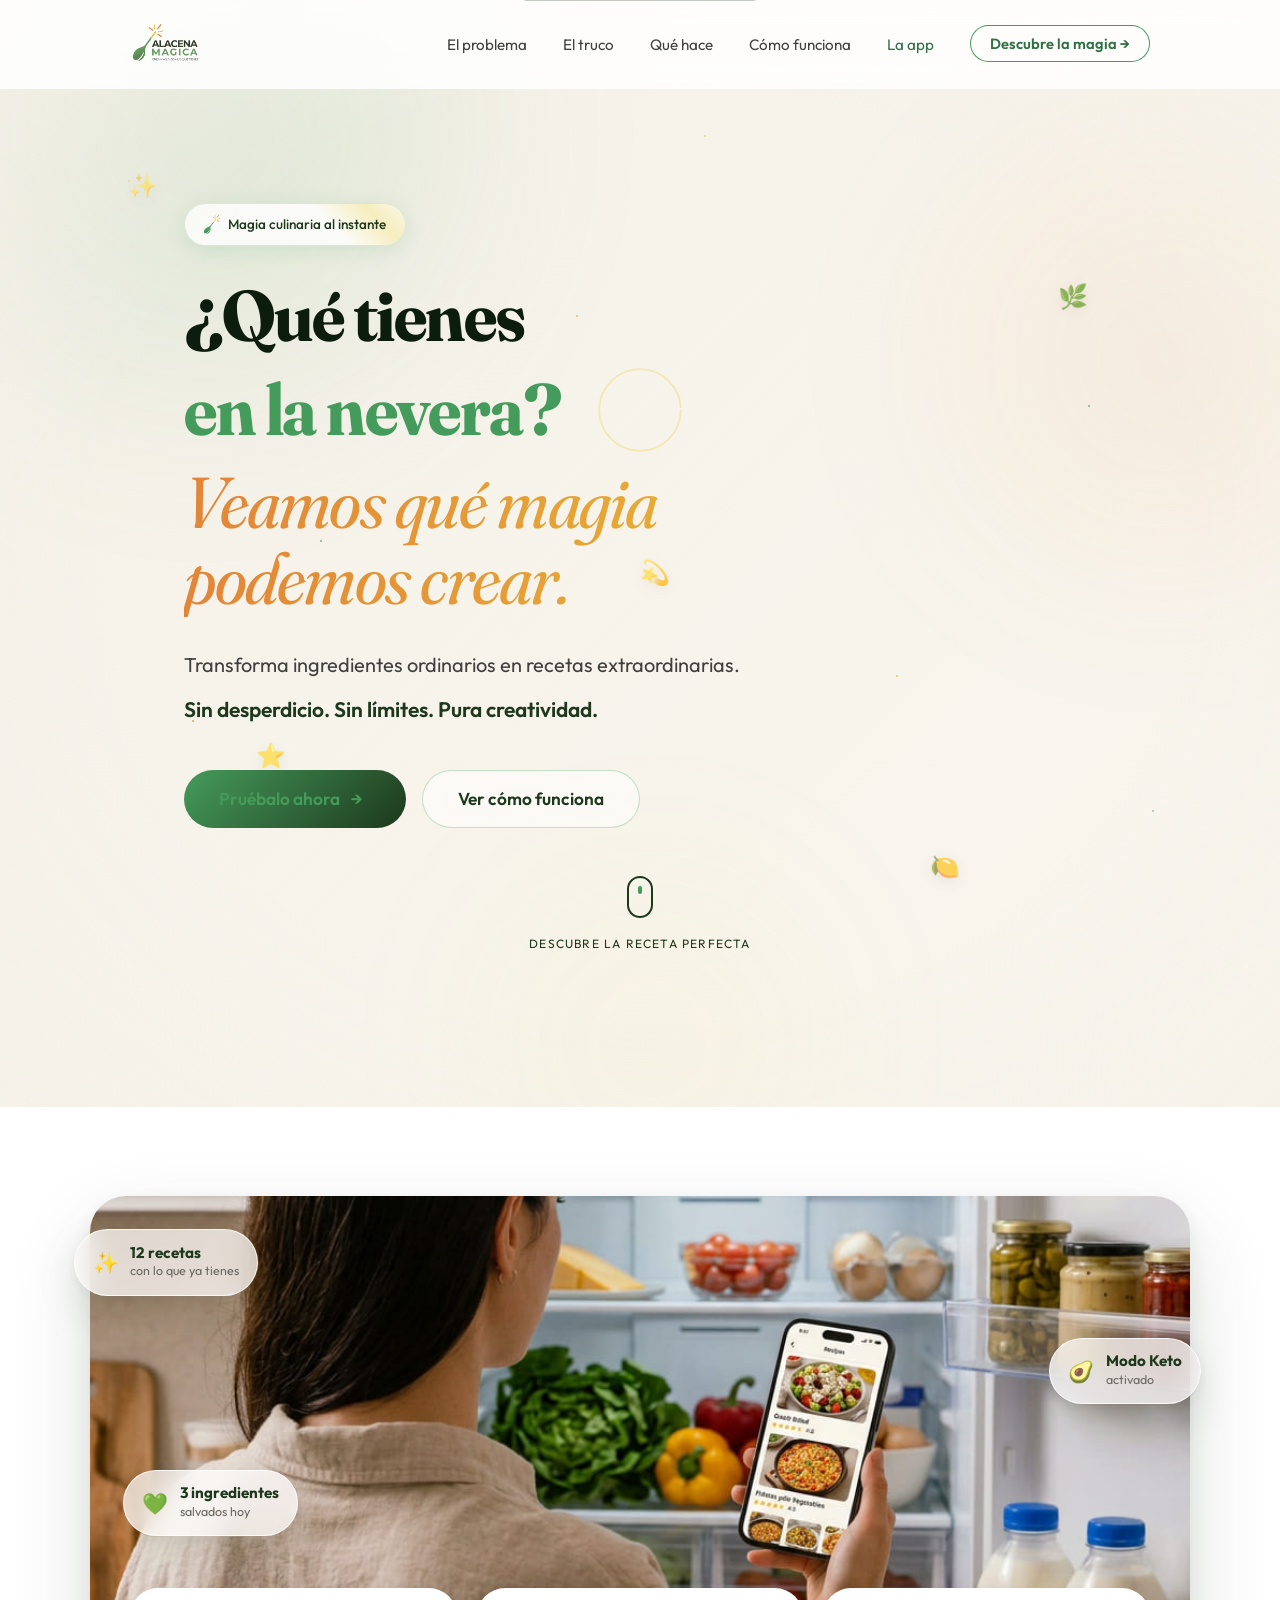
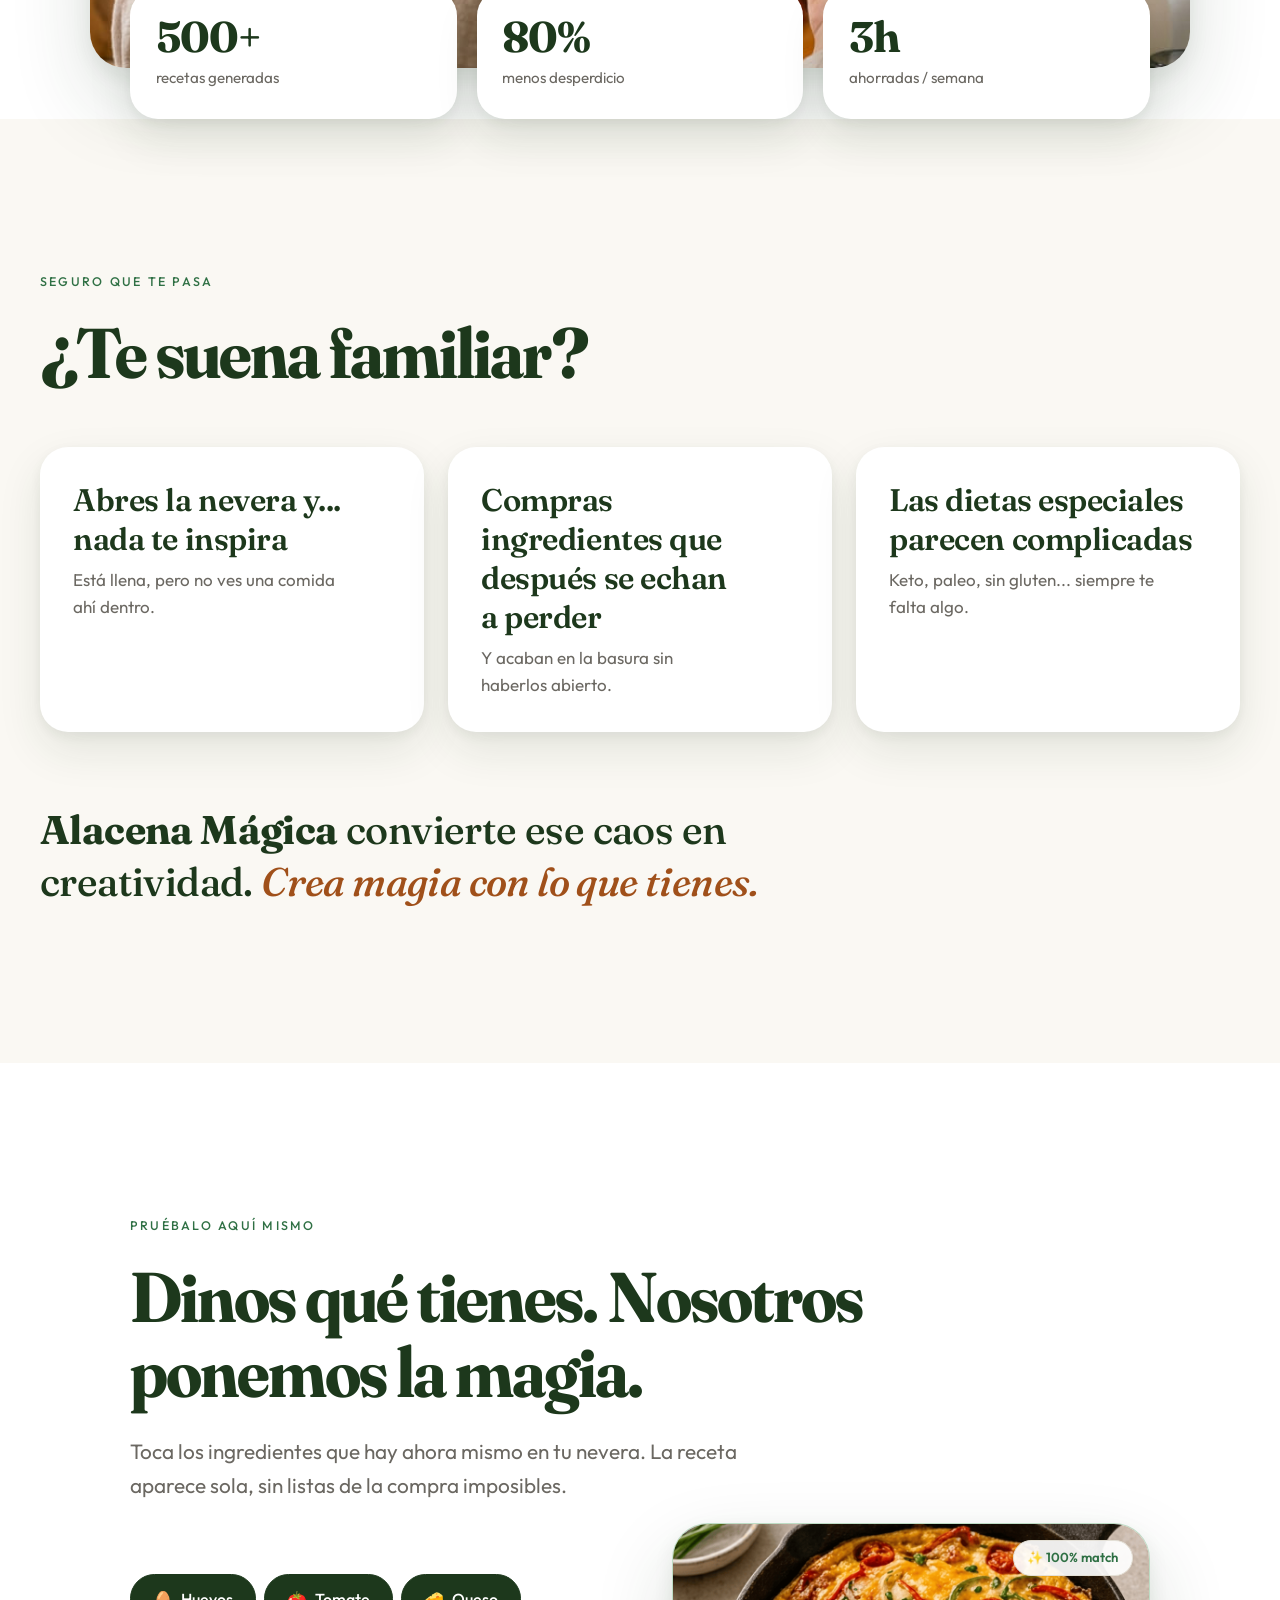
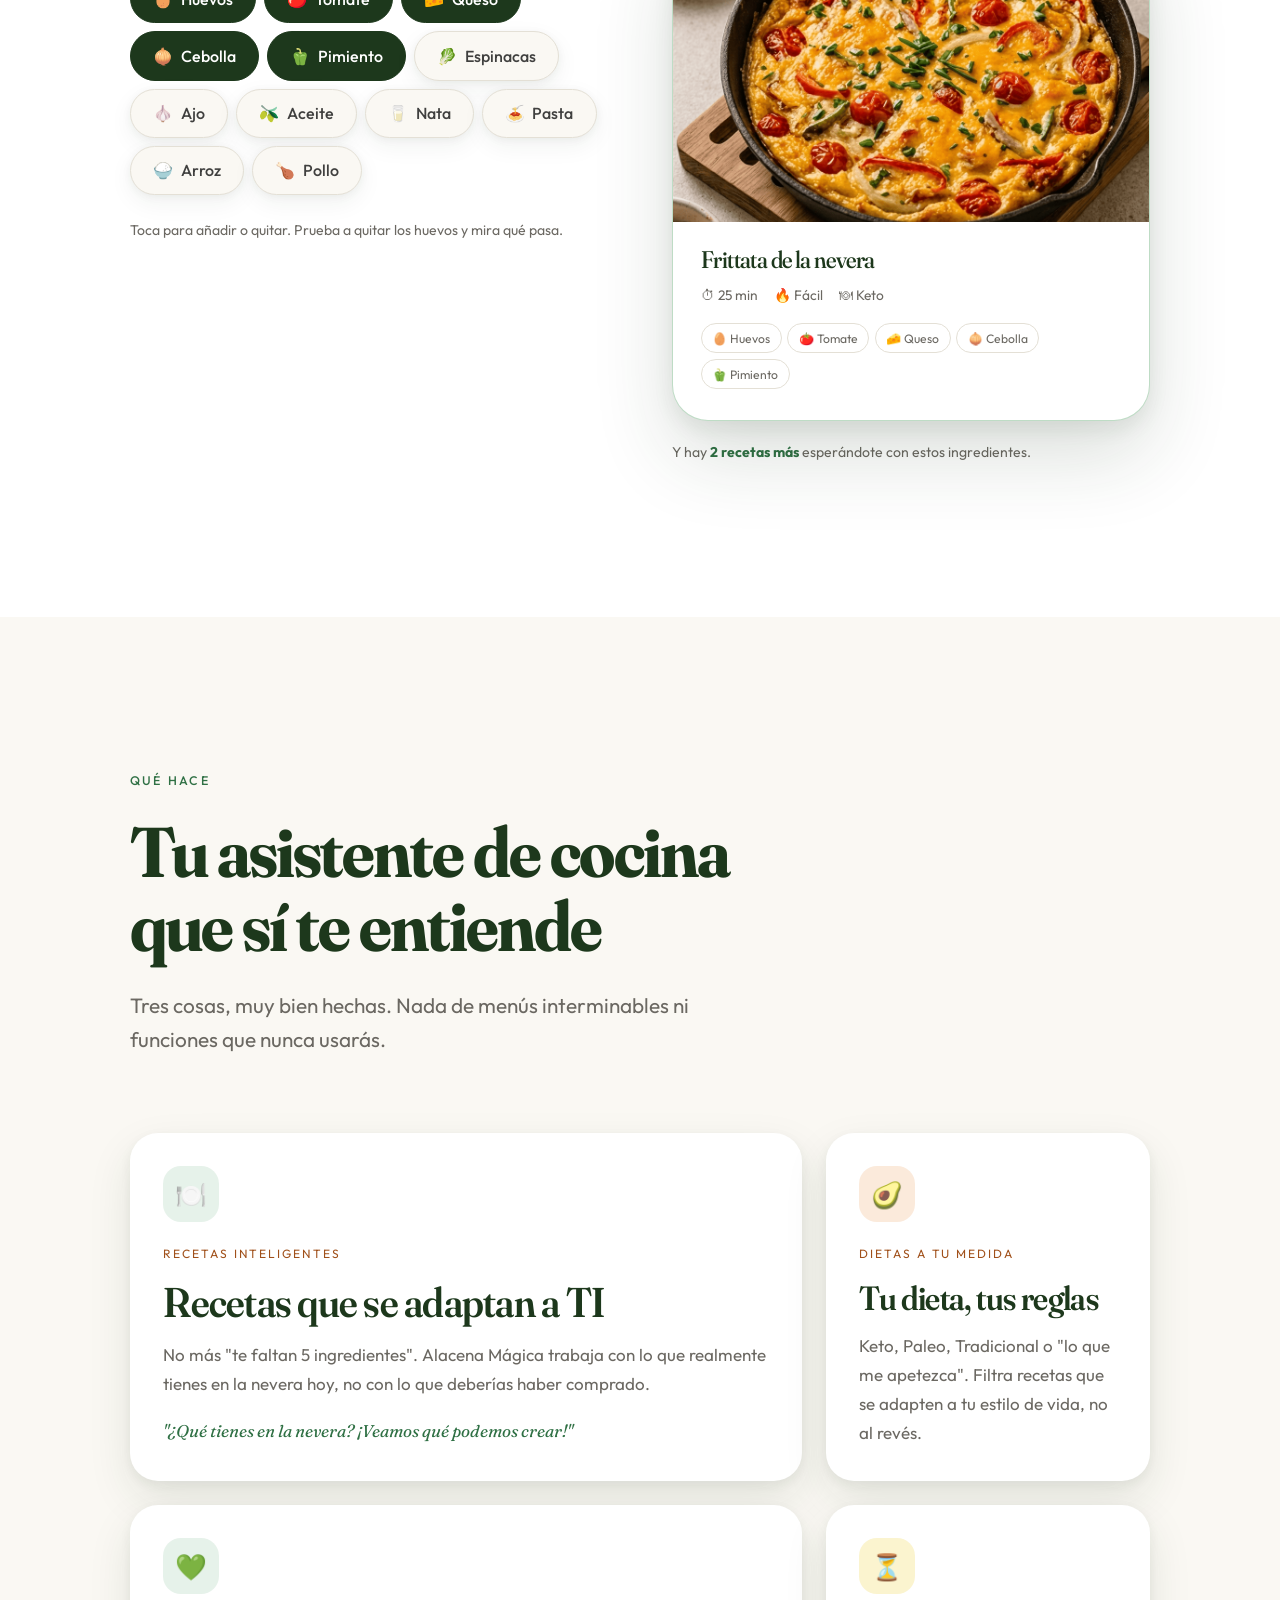
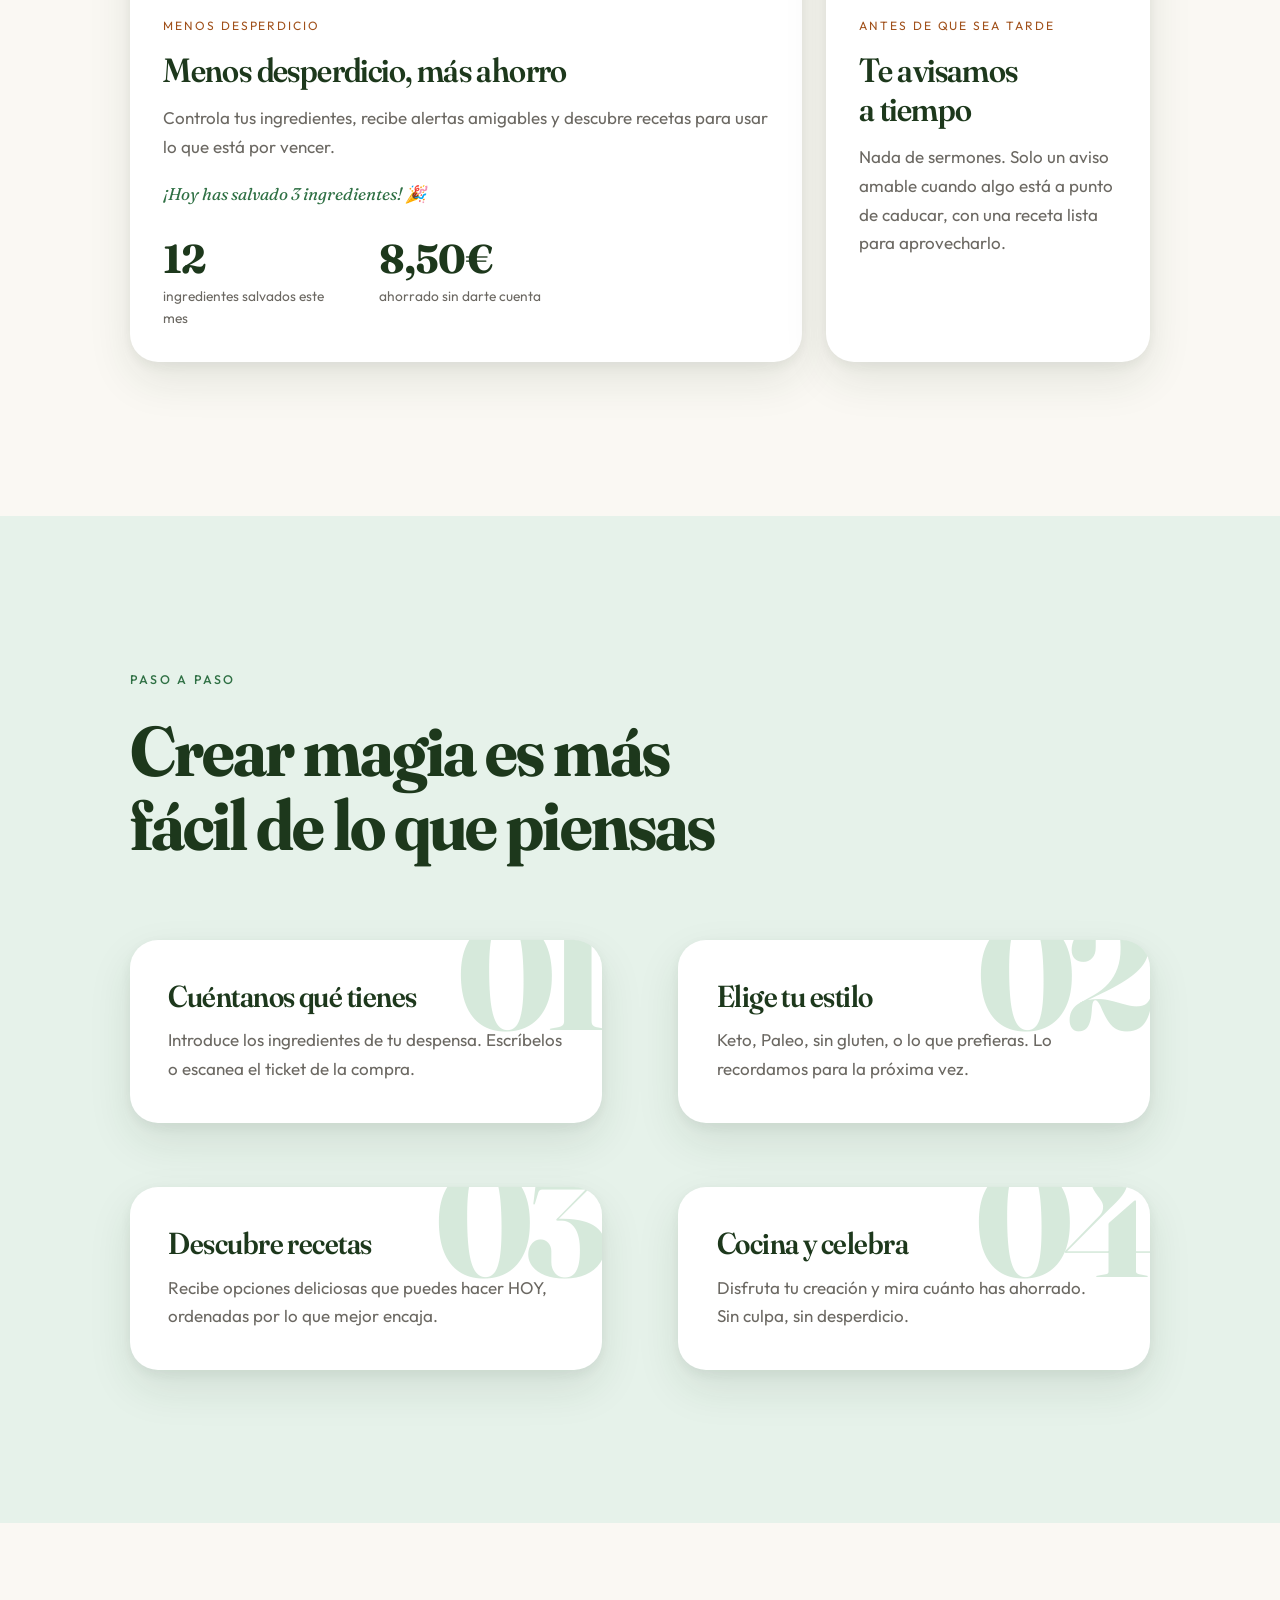
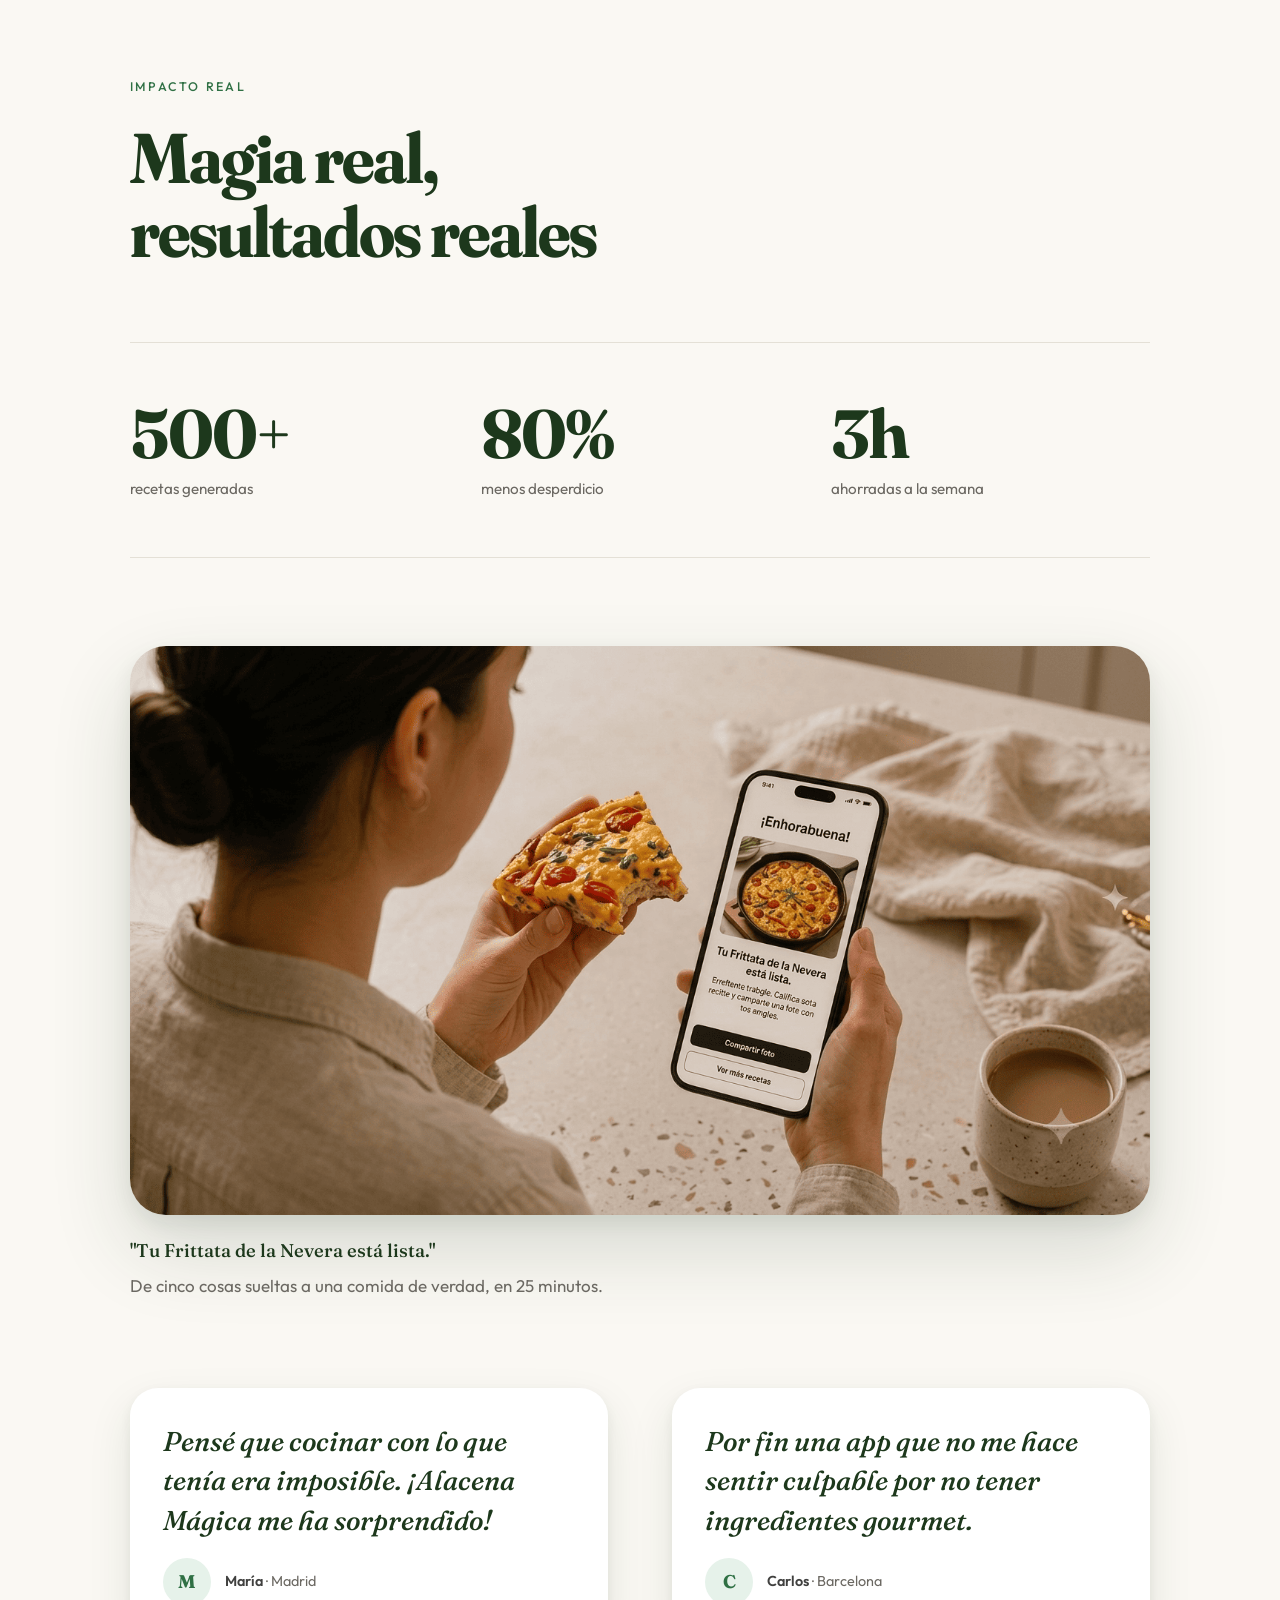
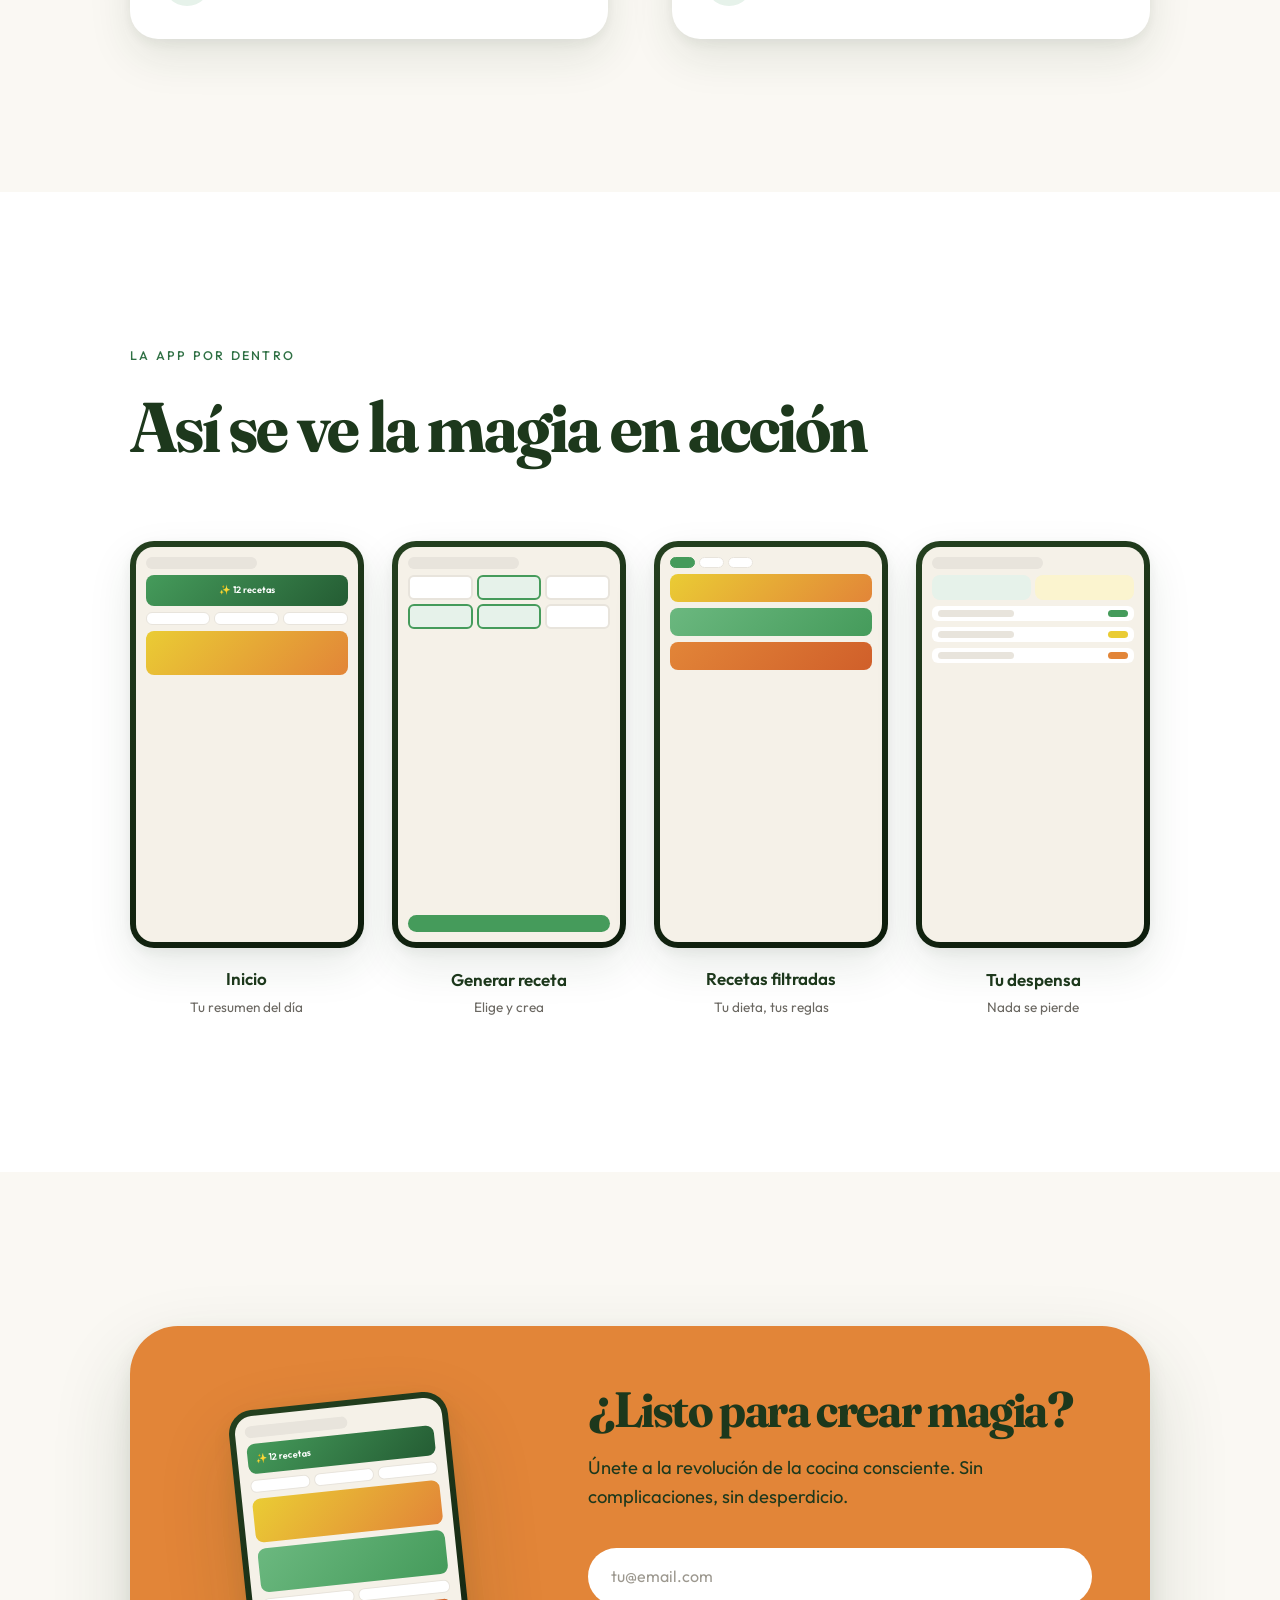
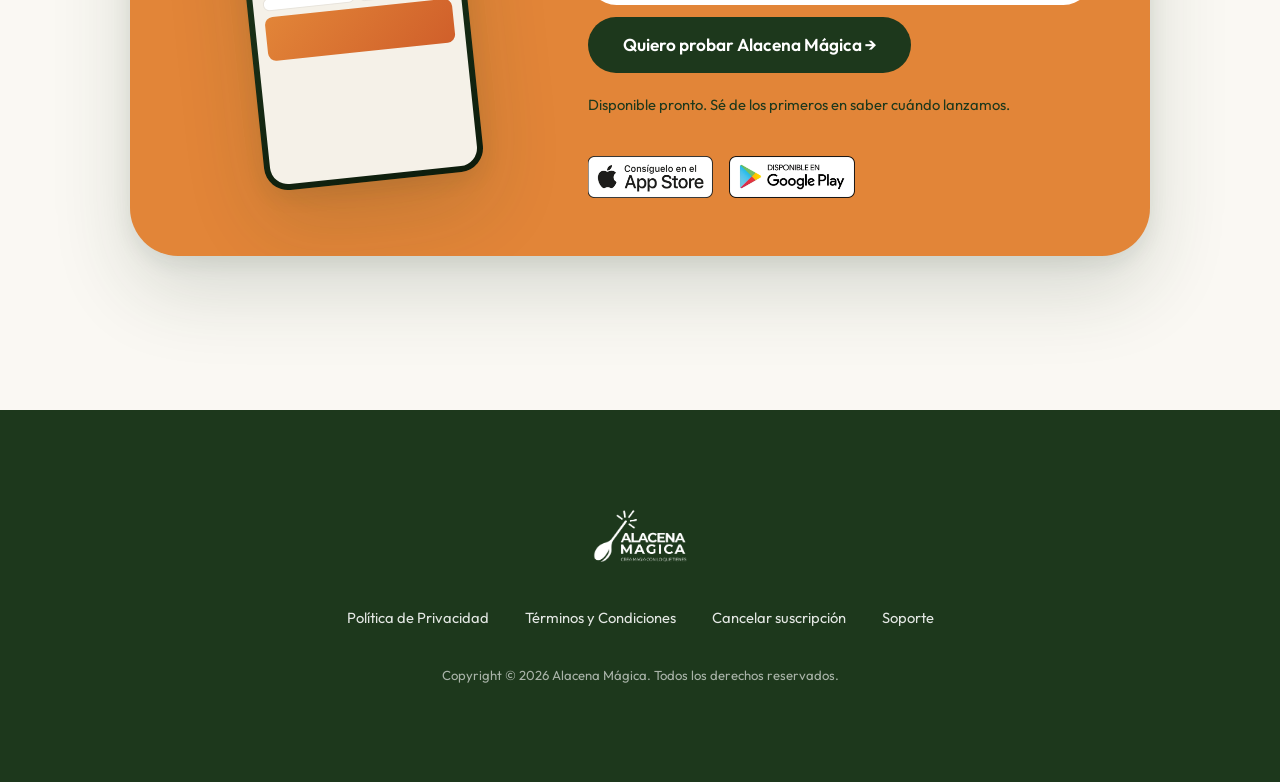
<file: minimal.html>
<!DOCTYPE html>
<html lang="es">
<head>
  <meta charset="UTF-8" />
  <meta name="viewport" content="width=device-width, initial-scale=1.0" />

  <!-- SEO / Metadatos -->
  <title>Alacena Mágica · Crea magia con lo que tienes en la nevera</title>
  <meta name="description" content="Transforma los ingredientes que ya tienes en recetas deliciosas. Sin desperdicio, sin complicaciones. Recetas inteligentes, dietas personalizadas y control de despensa." />
  <meta name="theme-color" content="#f5f1e8" />
  <meta property="og:title" content="Alacena Mágica · Crea magia con lo que tienes" />
  <meta property="og:description" content="Recetas deliciosas con lo que ya tienes en casa. Sin desperdicio, sin complicaciones, pura magia culinaria." />
  <meta property="og:type" content="website" />
  <meta property="og:image" content="assets/images/3%20-%20Alacena%20Magica.png" />
  <link rel="icon" type="image/svg+xml" href="assets/logos/Isotipo.svg" />
  <link rel="apple-touch-icon" href="assets/logos/Isotipo.svg" />

  <!-- Google Fonts · mismas familias que la landing principal -->
  <link rel="preconnect" href="https://fonts.googleapis.com" />
  <link rel="preconnect" href="https://fonts.gstatic.com" crossorigin />
  <link href="https://fonts.googleapis.com/css2?family=Fraunces:ital,opsz,wght,SOFT,WONK@0,9..144,400..700,0..100,0..1;1,9..144,400..700,0..100,0..1&family=Outfit:wght@300..700&display=swap" rel="stylesheet" />

  <!-- Estilos · minimal.css es una capa sobre styles.css, igual que legal.css -->
  <link rel="stylesheet" href="css/styles.css" />
  <link rel="stylesheet" href="css/minimal.css" />
</head>

<script>document.documentElement.classList.add('js');</script>

<body class="minimal">
  <!-- Preloader · se va solo con una animación CSS de 1,25 s. Sin JS a
       propósito: si un script fallara, la página quedaría tapada.
       aria-hidden porque no aporta nada a quien no lo ve. -->
  <div class="m-preloader" aria-hidden="true">
    <div class="m-preloader__escena">
      <span class="m-preloader__aro m-preloader__aro--1"></span>
      <span class="m-preloader__aro m-preloader__aro--2"></span>
      <span class="m-preloader__aro m-preloader__aro--3"></span>

      <span class="m-preloader__resplandor"></span>

      <!-- Chispas en órbita: cada una es un radio que gira, con la
           chispa colgada del extremo. Así la órbita es del contenedor y
           el titileo de la chispa, sin pelearse por el mismo transform. -->
      <span class="m-preloader__orbita m-preloader__orbita--1"><i></i></span>
      <span class="m-preloader__orbita m-preloader__orbita--2"><i></i></span>
      <span class="m-preloader__orbita m-preloader__orbita--3"><i></i></span>
      <span class="m-preloader__orbita m-preloader__orbita--4"><i></i></span>
      <span class="m-preloader__orbita m-preloader__orbita--5"><i></i></span>

      <img src="assets/logos/Isotipo.svg" alt="" width="64" height="79" />
    </div>
  </div>

  <a class="skip-link" href="#main">Saltar al contenido principal</a>

  <!-- ══════════════════════════════════════════════
       NAVBAR · misma estructura e ids que la landing:
       main.js se engancha a #navbar, #navToggle y #primary-nav.
  ═══════════════════════════════════════════════ -->
  <header class="navbar" id="navbar">
    <div class="container navbar__inner">
      <a class="navbar__brand" href="#hero" aria-label="Alacena Mágica, ir al inicio">
        <img
          src="assets/logos/Alacena_Magica_Alacena_Magica_Logo_Color.png"
          alt="Alacena Mágica"
          class="navbar__logo navbar__logo--color"
          width="180" height="56"
        />
      </a>

      <nav class="navbar__nav" id="primary-nav" aria-label="Navegación principal">
        <ul class="navbar__links">
          <li><a href="#problema">El problema</a></li>
          <li><a href="#truco">El truco</a></li>
          <li><a href="#features">Qué hace</a></li>
          <li><a href="#como-funciona">Cómo funciona</a></li>
          <li><a href="#galeria">La app</a></li>
        </ul>
        <a href="#cta-final" class="btn btn--sm navbar__cta">Descubre la magia →</a>
      </nav>

      <button
        class="navbar__toggle"
        id="navToggle"
        aria-label="Abrir menú"
        aria-expanded="false"
        aria-controls="primary-nav"
      >
        <span></span><span></span><span></span>
      </button>
    </div>
  </header>

  <main id="main">

    <!-- ══════════════════════════════════════════════
         1 · HERO - Versión Mágica Mejorada
         Con efectos de partículas, glow, y animaciones fluidas
    ═══════════════════════════════════════════════ -->
    <section class="m-hero m-hero--enhanced" id="hero">
      <!-- Fondo dinámico con gradientes animados -->
      <div class="m-hero__gradient-bg" aria-hidden="true"></div>
      
      <!-- Capa de partículas mágicas -->
      <div class="m-hero__particles" id="magic-particles" aria-hidden="true"></div>
      
      <!-- Aurora boreal suave -->
      <div class="aurora m-hero__aurora" aria-hidden="true"><span></span><span></span><span></span></div>
      
      <!-- Destellos brillantes -->
      <div class="sparkle-layer" data-sparkles="50" aria-hidden="true"></div>

      <!-- Elementos flotantes decorativos -->
      <div class="m-hero__floating-elements" aria-hidden="true">
        <span class="m-float-item m-float-item--1">✨</span>
        <span class="m-float-item m-float-item--2">🌿</span>
        <span class="m-float-item m-float-item--3">⭐</span>
        <span class="m-float-item m-float-item--4">🍋</span>
        <span class="m-float-item m-float-item--5">💫</span>
      </div>

      <div class="container m-hero__inner">
        <!-- Badge superior con glow -->
        <div class="m-hero__badge reveal-up">
          <img src="assets/logos/Isotipo.svg" alt="" width="16" height="20" class="m-hero__badge-icon" />
          <span>Magia culinaria al instante</span>
          <span class="m-hero__badge-glow" aria-hidden="true"></span>
        </div>

        <!-- Título principal con efecto de texto revelado -->
        <h1 class="m-hero__title reveal-up reveal-up--delay-1">
          <span class="m-hero__title-line">¿Qué tienes</span>
          <span class="m-hero__title-highlight">
            en la nevera?
            <svg class="m-hero__sparkle-svg" viewBox="0 0 100 100" aria-hidden="true">
              <circle cx="50" cy="50" r="45" class="m-hero__sparkle-ring"/>
            </svg>
          </span>
          <em class="m-hero__title-emphasis">Veamos qué magia<br/>podemos crear.</em>
        </h1>

        <!-- Subtítulo con gradiente de texto -->
        <p class="m-hero__sub reveal-up reveal-up--delay-2">
          <span class="m-hero__sub-text">
            Transforma ingredientes ordinarios en recetas extraordinarias.
            <strong class="m-hero__sub-strong">Sin desperdicio. Sin límites. Pura creatividad.</strong>
          </span>
        </p>

        <!-- Botones con efectos hover avanzados -->
        <div class="m-hero__actions reveal-up reveal-up--delay-3">
          <a href="#truco" class="btn btn--lg m-btn--magic">
            <span class="m-btn__content">
              <span class="m-btn__text">Pruébalo ahora</span>
              <span class="m-btn__arrow" aria-hidden="true">→</span>
            </span>
            <span class="m-btn__glow" aria-hidden="true"></span>
            <span class="m-btn__particles" aria-hidden="true"></span>
          </a>
          
          <a href="#como-funciona" class="btn btn--lg m-btn--glass">
            <span class="m-btn__content">
              <span class="m-btn__text">Ver cómo funciona</span>
            </span>
          </a>
        </div>

        <!-- Indicador de scroll animado -->
        <div class="m-hero__scroll-indicator reveal-up reveal-up--delay-4" aria-hidden="true">
          <div class="m-scroll-mouse">
            <div class="m-scroll-wheel"></div>
          </div>
          <span class="m-scroll-text">Descubre la receta perfecta</span>
        </div>
      </div>

      <!-- Overlay de viñeta mágica -->
      <div class="m-hero__vignette" aria-hidden="true"></div>
    </section>

      <!-- La foto y los badges van juntos para que los segundos puedan
           posicionarse contra ella. Mismo contenido que los float-card
           de index.html, con piel de vidrio. -->
      <div class="m-hero__media reveal reveal--delay-2">
        <figure class="m-hero__figure">
          <img
            src="assets/images/1 - Alacena Magica.jpg"
            alt="Una persona mira su nevera llena de ingredientes frescos mientras consulta recetas en el móvil"
            width="1024" height="1024"
            fetchpriority="high"
          />
        </figure>

        <div class="m-badge m-badge--a">
          <span class="m-badge__icon" aria-hidden="true">✨</span>
          <span>
            <strong class="m-badge__num">12 recetas</strong>
            <span class="m-badge__label">con lo que ya tienes</span>
          </span>
        </div>

        <div class="m-badge m-badge--b">
          <span class="m-badge__icon" aria-hidden="true">💚</span>
          <span>
            <strong class="m-badge__num">3 ingredientes</strong>
            <span class="m-badge__label">salvados hoy</span>
          </span>
        </div>

        <div class="m-badge m-badge--c">
          <span class="m-badge__icon" aria-hidden="true">🥑</span>
          <span>
            <strong class="m-badge__num">Modo Keto</strong>
            <span class="m-badge__label">activado</span>
          </span>
        </div>
      </div>

      <div class="container">
        <ul class="m-trust reveal">
          <li><strong>500+</strong> recetas generadas</li>
          <li><strong>80%</strong> menos desperdicio</li>
          <li><strong>3h</strong> ahorradas / semana</li>
        </ul>
      </div>
    </section>

    <!-- ══════════════════════════════════════════════
         2 · EL PROBLEMA
         Las tres tarjetas con icono pasan a ser una lista
         de texto: mismo mensaje, mucho menos ruido.
    ═══════════════════════════════════════════════ -->
    <section class="m-section" id="problema">
      <div class="container m-narrow">
        <p class="m-eyebrow reveal">Seguro que te pasa</p>
        <h2 class="m-title reveal">¿Te suena familiar?</h2>

        <ul class="m-list reveal">
          <li>
            <p class="m-list__lead">Abres la nevera y... nada te inspira</p>
            <p class="m-list__note">Está llena, pero no ves una comida ahí dentro.</p>
          </li>
          <li>
            <p class="m-list__lead">Compras ingredientes que después se echan a perder</p>
            <p class="m-list__note">Y acaban en la basura sin haberlos abierto.</p>
          </li>
          <li>
            <p class="m-list__lead">Las dietas especiales parecen complicadas</p>
            <p class="m-list__note">Keto, paleo, sin gluten... siempre te falta algo.</p>
          </li>
        </ul>

        <p class="m-statement reveal">
          <strong>Alacena Mágica</strong> convierte ese caos en creatividad.
          <em>Crea magia con lo que tienes.</em>
        </p>
      </div>
    </section>

    <!-- ══════════════════════════════════════════════
         3 · EL TRUCO · demo interactiva
         Se conservan los ids que busca main.js. La lógica
         es la misma; solo cambia la piel (fondo claro).
    ═══════════════════════════════════════════════ -->
    <section class="m-section m-trick" id="truco">
      <div class="container">
        <div class="m-trick__head m-narrow">
          <p class="m-eyebrow reveal">Pruébalo aquí mismo</p>
          <h2 class="m-title reveal">Dinos qué tienes. Nosotros ponemos la magia.</h2>
          <p class="m-lead reveal">
            Toca los ingredientes que hay ahora mismo en tu nevera.
            La receta aparece sola, sin listas de la compra imposibles.
          </p>
        </div>

        <div class="m-trick__grid">
          <div class="reveal">
            <!-- main.js sustituye estos botones por la lista completa e interactiva.
                 El marcado estático es el respaldo si no hay JS. -->
            <div class="pantry-picker" id="pantryPicker" role="group" aria-label="Elige los ingredientes que tienes">
              <span class="pantry-picker__btn" aria-pressed="true"><span aria-hidden="true">🥚</span> Huevos</span>
              <span class="pantry-picker__btn" aria-pressed="true"><span aria-hidden="true">🍅</span> Tomate</span>
              <span class="pantry-picker__btn" aria-pressed="true"><span aria-hidden="true">🧀</span> Queso</span>
              <span class="pantry-picker__btn" aria-pressed="true"><span aria-hidden="true">🧅</span> Cebolla</span>
              <span class="pantry-picker__btn" aria-pressed="true"><span aria-hidden="true">🫑</span> Pimiento</span>
            </div>

            <p class="m-trick__hint">
              Toca para añadir o quitar. Prueba a quitar los huevos y mira qué pasa.
            </p>
          </div>

          <div class="trick__result reveal reveal--delay">
            <article class="spell-card" id="spellCard" aria-live="polite">
              <div class="spell-card__media">
                <img
                  src="assets/images/3 - Alacena Magica.png"
                  alt="Frittata dorada en sartén de hierro con tomates cherry, pimiento y cebollino"
                  width="1024" height="1024" loading="lazy"
                />
                <span class="spell-card__match">✨ 100% match</span>
              </div>
              <div class="spell-card__body">
                <h3 class="spell-card__name">Frittata de la nevera</h3>
                <div class="spell-card__meta">
                  <span>⏱ 25 min</span>
                  <span>🔥 Fácil</span>
                  <span>🍽 Keto</span>
                </div>
                <div class="spell-card__uses">
                  <span class="spell-card__use">🥚 Huevos</span>
                  <span class="spell-card__use">🍅 Tomate</span>
                  <span class="spell-card__use">🧀 Queso</span>
                  <span class="spell-card__use">🧅 Cebolla</span>
                  <span class="spell-card__use">🫑 Pimiento</span>
                </div>
              </div>
            </article>
            <p class="trick__more" id="trickMore">Y hay <strong>2 recetas más</strong> esperándote con estos ingredientes.</p>
          </div>
        </div>
      </div>
    </section>

    <!-- ══════════════════════════════════════════════
         4 · QUÉ HACE
         El bento de cuatro celdas con mockups de móvil pasa
         a cuatro bloques de texto numerados.
    ═══════════════════════════════════════════════ -->
    <section class="m-section" id="features">
      <div class="container">
        <div class="m-narrow">
          <p class="m-eyebrow reveal">Qué hace</p>
          <h2 class="m-title reveal">Tu asistente de cocina que sí te entiende</h2>
          <p class="m-lead reveal">
            Tres cosas, muy bien hechas. Nada de menús interminables ni funciones que nunca usarás.
          </p>
        </div>

        <div class="m-features">
          <article class="m-feature reveal">
            <span class="m-feature__icon m-feature__icon--verde" aria-hidden="true">🍽️</span>
            <p class="m-feature__tag">Recetas inteligentes</p>
            <h3 class="m-feature__title">Recetas que se adaptan a TI</h3>
            <p class="m-feature__copy">
              No más "te faltan 5 ingredientes". Alacena Mágica trabaja con lo que realmente tienes
              en la nevera hoy, no con lo que deberías haber comprado.
            </p>
            <p class="m-feature__micro">"¿Qué tienes en la nevera? ¡Veamos qué podemos crear!"</p>
          </article>

          <article class="m-feature reveal">
            <span class="m-feature__icon m-feature__icon--naranja" aria-hidden="true">🥑</span>
            <p class="m-feature__tag">Dietas a tu medida</p>
            <h3 class="m-feature__title">Tu dieta, tus reglas</h3>
            <p class="m-feature__copy">
              Keto, Paleo, Tradicional o "lo que me apetezca". Filtra recetas que se adapten
              a tu estilo de vida, no al revés.
            </p>
          </article>

          <article class="m-feature reveal">
            <span class="m-feature__icon m-feature__icon--verde" aria-hidden="true">💚</span>
            <p class="m-feature__tag">Menos desperdicio</p>
            <h3 class="m-feature__title">Menos desperdicio, más ahorro</h3>
            <p class="m-feature__copy">
              Controla tus ingredientes, recibe alertas amigables y descubre recetas
              para usar lo que está por vencer.
            </p>
            <p class="m-feature__micro">¡Hoy has salvado 3 ingredientes! 🎉</p>

            <dl class="m-saving">
              <div>
                <dt class="m-saving__num" data-count="12">0</dt>
                <dd class="m-saving__label">ingredientes salvados este mes</dd>
              </div>
              <div>
                <dt class="m-saving__num" data-count="8" data-suffix=",50€">0</dt>
                <dd class="m-saving__label">ahorrado sin darte cuenta</dd>
              </div>
            </dl>
          </article>

          <article class="m-feature reveal">
            <span class="m-feature__icon m-feature__icon--oro" aria-hidden="true">⏳</span>
            <p class="m-feature__tag">Antes de que sea tarde</p>
            <h3 class="m-feature__title">Te avisamos a tiempo</h3>
            <p class="m-feature__copy">
              Nada de sermones. Solo un aviso amable cuando algo está a punto de caducar,
              con una receta lista para aprovecharlo.
            </p>
          </article>
        </div>
      </div>
    </section>

    <!-- ══════════════════════════════════════════════
         5 · CÓMO FUNCIONA
         Los pasos sin imagen sticky: una lista numerada
         que se lee de un tirón.
    ═══════════════════════════════════════════════ -->
    <section class="m-section m-section--tinted" id="como-funciona">
      <div class="container">
        <div class="m-narrow">
          <p class="m-eyebrow reveal">Paso a paso</p>
          <h2 class="m-title reveal">Crear magia es más fácil de lo que piensas</h2>
        </div>

        <ol class="m-steps" id="steps">
          <li class="step reveal">
            <span class="m-step__num">01</span>
            <h3 class="m-step__title">Cuéntanos qué tienes</h3>
            <p class="m-step__text">Introduce los ingredientes de tu despensa. Escríbelos o escanea el ticket de la compra.</p>
          </li>
          <li class="step reveal">
            <span class="m-step__num">02</span>
            <h3 class="m-step__title">Elige tu estilo</h3>
            <p class="m-step__text">Keto, Paleo, sin gluten, o lo que prefieras. Lo recordamos para la próxima vez.</p>
          </li>
          <li class="step reveal">
            <span class="m-step__num">03</span>
            <h3 class="m-step__title">Descubre recetas</h3>
            <p class="m-step__text">Recibe opciones deliciosas que puedes hacer HOY, ordenadas por lo que mejor encaja.</p>
          </li>
          <li class="step reveal">
            <span class="m-step__num">04</span>
            <h3 class="m-step__title">Cocina y celebra</h3>
            <p class="m-step__text">Disfruta tu creación y mira cuánto has ahorrado. Sin culpa, sin desperdicio.</p>
          </li>
        </ol>
      </div>
    </section>

    <!-- ══════════════════════════════════════════════
         6 · IMPACTO
    ═══════════════════════════════════════════════ -->
    <section class="m-section" id="proof">
      <div class="container">
        <div class="m-narrow">
          <p class="m-eyebrow reveal">Impacto real</p>
          <h2 class="m-title reveal">Magia real, resultados reales</h2>
        </div>

        <dl class="m-stats reveal">
          <div>
            <dt class="m-stat__num" data-count="500" data-suffix="+">0</dt>
            <dd class="m-stat__label">recetas generadas</dd>
          </div>
          <div>
            <dt class="m-stat__num" data-count="80" data-suffix="%">0</dt>
            <dd class="m-stat__label">menos desperdicio</dd>
          </div>
          <div>
            <dt class="m-stat__num" data-count="3" data-suffix="h">0</dt>
            <dd class="m-stat__label">ahorradas a la semana</dd>
          </div>
        </dl>

        <figure class="m-moment reveal">
          <img
            src="assets/images/4 - Alacena Magica.png"
            alt="Una persona disfruta un trozo de frittata mientras la app muestra la pantalla ¡Enhorabuena! con la receta terminada"
            width="1376" height="785"
            loading="lazy"
          />
          <figcaption>
            <strong>"Tu Frittata de la Nevera está lista."</strong>
            De cinco cosas sueltas a una comida de verdad, en 25 minutos.
          </figcaption>
        </figure>

        <div class="m-quotes">
          <blockquote class="m-quote reveal">
            <p>Pensé que cocinar con lo que tenía era imposible. ¡Alacena Mágica me ha sorprendido!</p>
            <footer>
              <span class="m-quote__avatar" aria-hidden="true">M</span>
              <span><cite>María</cite> · Madrid</span>
            </footer>
          </blockquote>

          <blockquote class="m-quote reveal">
            <p>Por fin una app que no me hace sentir culpable por no tener ingredientes gourmet.</p>
            <footer>
              <span class="m-quote__avatar" aria-hidden="true">C</span>
              <span><cite>Carlos</cite> · Barcelona</span>
            </footer>
          </blockquote>
        </div>
      </div>
    </section>

    <!-- ══════════════════════════════════════════════
         7 · LA APP POR DENTRO
         Las cuatro pantallas del original. El marcado interno de los
         mockups es el mismo que en index.html para que sigan saliendo
         de styles.css; minimal.css solo cambia el marco y la rejilla.
    ═══════════════════════════════════════════════ -->
    <section class="m-section" id="galeria">
      <div class="container">
        <div class="m-narrow">
          <p class="m-eyebrow reveal">La app por dentro</p>
          <h2 class="m-title reveal">Así se ve la magia en acción</h2>
        </div>

        <div class="m-gallery">
          <figure class="m-gallery__item reveal">
            <div class="phone phone--mini">
              <div class="phone__screen">
                <div class="mini mini--home">
                  <div class="mini__bar"></div>
                  <div class="mini__magic">✨ 12 recetas</div>
                  <div class="mini__chips"><span></span><span></span><span></span></div>
                  <div class="mini__card mini__card--sun"></div>
                </div>
              </div>
            </div>
            <figcaption class="m-gallery__cap">
              Inicio
              <span class="m-gallery__note">Tu resumen del día</span>
            </figcaption>
          </figure>

          <figure class="m-gallery__item reveal">
            <div class="phone phone--mini">
              <div class="phone__screen">
                <div class="mini mini--gen">
                  <div class="mini__bar"></div>
                  <div class="mini__ingredients"><span></span><span class="on"></span><span></span><span class="on"></span><span class="on"></span><span></span></div>
                  <div class="mini__btn"></div>
                </div>
              </div>
            </div>
            <figcaption class="m-gallery__cap">
              Generar receta
              <span class="m-gallery__note">Elige y crea</span>
            </figcaption>
          </figure>

          <figure class="m-gallery__item reveal">
            <div class="phone phone--mini">
              <div class="phone__screen">
                <div class="mini mini--list">
                  <div class="mini__filters"><span class="on"></span><span></span><span></span></div>
                  <div class="mini__row mini__card--sun"></div>
                  <div class="mini__row mini__card--fresh"></div>
                  <div class="mini__row mini__card--warm"></div>
                </div>
              </div>
            </div>
            <figcaption class="m-gallery__cap">
              Recetas filtradas
              <span class="m-gallery__note">Tu dieta, tus reglas</span>
            </figcaption>
          </figure>

          <figure class="m-gallery__item reveal">
            <div class="phone phone--mini">
              <div class="phone__screen">
                <div class="mini mini--pantry">
                  <div class="mini__bar"></div>
                  <div class="mini__stats"><span></span><span></span></div>
                  <div class="mini__pantry-row"><b></b><i class="ok"></i></div>
                  <div class="mini__pantry-row"><b></b><i class="warn"></i></div>
                  <div class="mini__pantry-row"><b></b><i class="urgent"></i></div>
                </div>
              </div>
            </div>
            <figcaption class="m-gallery__cap">
              Tu despensa
              <span class="m-gallery__note">Nada se pierde</span>
            </figcaption>
          </figure>
        </div>
      </div>
    </section>

    <!-- ══════════════════════════════════════════════
         8 · CTA FINAL
    ═══════════════════════════════════════════════ -->
    <section class="m-section m-cta" id="cta-final">
      <div class="container">
        <!-- Tarjeta naranja contenida, no banda a sangre: el bloque
             flota sobre el fondo claro con el móvil asomando a un lado. -->
        <div class="m-cta__card reveal">
          <div class="m-cta__visual" aria-hidden="true">
            <div class="phone phone--mini">
              <div class="phone__screen">
                <div class="mini mini--home">
                  <div class="mini__bar"></div>
                  <div class="mini__magic">✨ 12 recetas</div>
                  <div class="mini__chips"><span></span><span></span><span></span></div>
                  <div class="mini__card mini__card--sun"></div>
                  <div class="mini__card mini__card--fresh"></div>
                  <div class="mini__chips"><span></span><span></span></div>
                  <div class="mini__card mini__card--warm"></div>
                </div>
              </div>
            </div>
          </div>

          <div class="m-cta__body">
            <h2 class="m-cta__title">¿Listo para crear magia?</h2>
            <p class="m-cta__lead">
              Únete a la revolución de la cocina consciente. Sin complicaciones, sin desperdicio.
            </p>

            <form class="m-form" id="waitlistForm" novalidate>
              <label class="sr-only" for="email">Tu correo electrónico</label>
              <input
                type="email"
                id="email"
                name="email"
                class="m-form__input"
                placeholder="tu@email.com"
                required
                autocomplete="email"
              />
              <button type="submit" class="btn btn--lg m-btn--solid">Quiero probar Alacena Mágica →</button>
            </form>

            <p class="m-form__note" id="formNote" role="status">
              Disponible pronto. Sé de los primeros en saber cuándo lanzamos.
            </p>

            <div class="m-stores">
              <a href="#" aria-label="Descargar en App Store (disponible próximamente)">
                <img src="assets/images/app-store.png" alt="Descargar en App Store" width="140" height="44" loading="lazy" />
              </a>
              <a href="#" aria-label="Descargar en Google Play (disponible próximamente)">
                <img src="assets/images/google-play.png" alt="Disponible en Google Play" width="140" height="44" loading="lazy" />
              </a>
            </div>
          </div>
        </div>
      </div>
    </section>
  </main>

  <!-- ══════════════════════════════════════════════
       FOOTER
  ═══════════════════════════════════════════════ -->
  <footer class="m-footer">
    <div class="container m-footer__inner">
      <a class="m-footer__brand" href="#hero" aria-label="Alacena Mágica, ir al inicio">
        <img
          src="assets/logos/Alacena_Magica_Alacena_Magica_Logo_Color.png"
          alt="Alacena Mágica"
          width="500" height="321"
          loading="lazy"
        />
      </a>

      <nav class="m-footer__links" aria-label="Enlaces legales">
        <a href="privacy.html">Política de Privacidad</a>
        <a href="terms.html">Términos y Condiciones</a>
        <a href="unsubscribe.html">Cancelar suscripción</a>
        <a href="support.html">Soporte</a>
      </nav>

      <p class="m-footer__copy">Copyright &copy; <span data-year>2026</span> Alacena M&aacute;gica. Todos los derechos reservados.</p>
    </div>
  </footer>

  <script src="js/main.js" defer></script>
</body>
</html>
</file>
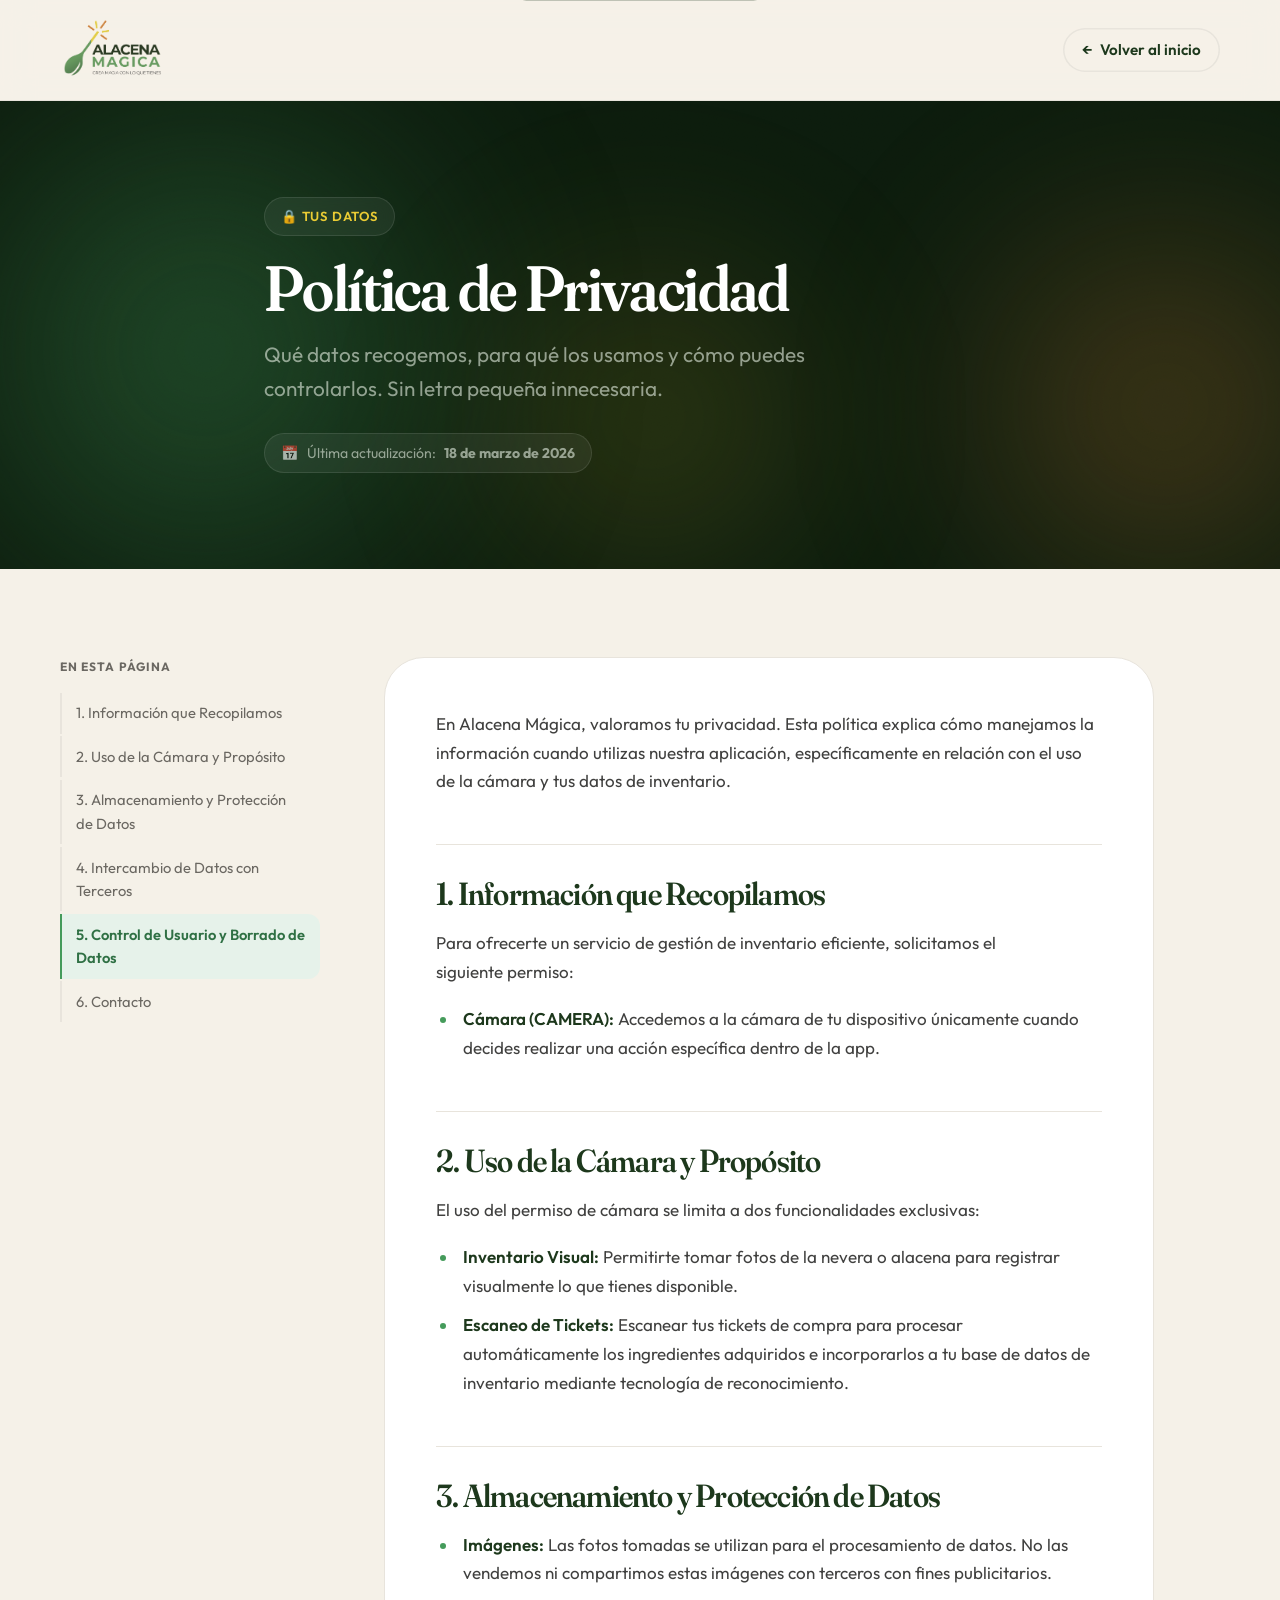
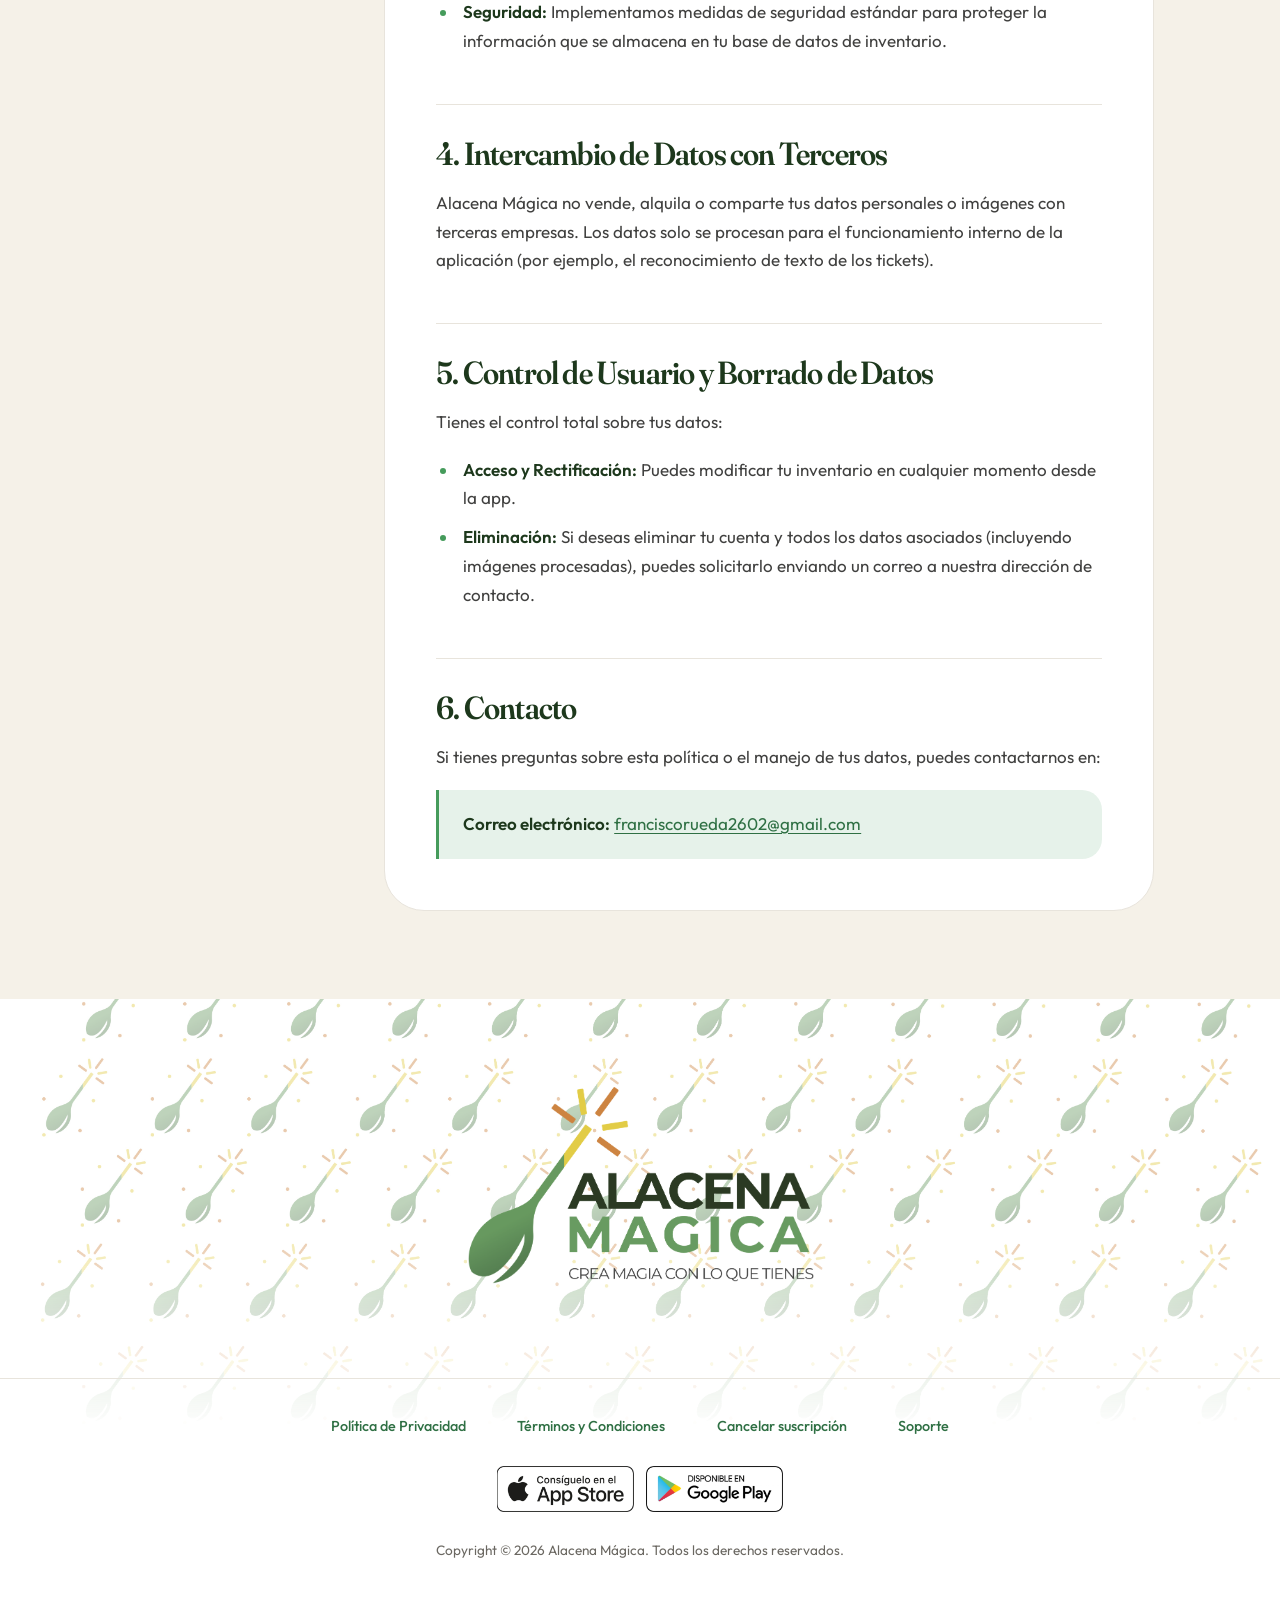
<file: privacy.html>
<!DOCTYPE html>
<html lang="es">
<head>
  <meta charset="UTF-8" />
  <meta name="viewport" content="width=device-width, initial-scale=1.0" />

  <title>Política de Privacidad · Alacena Mágica</title>
  <meta name="description" content="Cómo Alacena Mágica recoge, usa y protege tus datos personales." />
  <meta name="theme-color" content="#0c1c0d" />
  <!-- Página legal: no aporta valor en buscadores hasta tener contenido -->
  <meta name="robots" content="noindex, follow" />
  <link rel="icon" type="image/svg+xml" href="assets/logos/Isotipo.svg" />
  <link rel="apple-touch-icon" href="assets/logos/Isotipo.svg" />

  <link rel="preconnect" href="https://fonts.googleapis.com" />
  <link rel="preconnect" href="https://fonts.gstatic.com" crossorigin />
  <link href="https://fonts.googleapis.com/css2?family=Fraunces:ital,opsz,wght,SOFT,WONK@0,9..144,400..700,0..100,0..1;1,9..144,400..700,0..100,0..1&family=Outfit:wght@300..700&display=swap" rel="stylesheet" />

  <link rel="stylesheet" href="css/styles.css" />
  <link rel="stylesheet" href="css/legal.css" />
  <script>document.documentElement.classList.add('js');</script>
</head>

<body>
  <a class="skip-link" href="#main">Saltar al contenido principal</a>

  <!-- ══════════ NAVBAR ══════════ -->
  <header class="navbar navbar--solid" id="navbar">
    <div class="container navbar__inner">
      <a class="navbar__brand" href="index.html" aria-label="Alacena Mágica, ir al inicio">
        <img
          src="assets/logos/Alacena_Magica_Alacena_Magica_Logo_Color.png"
          alt="Alacena Mágica"
          class="navbar__logo"
          width="180" height="56"
        />
      </a>
      <a class="navbar__back" href="index.html">← <span>Volver al inicio</span></a>
    </div>
  </header>

  <main id="main">

    <!-- ══════════ CABECERA ══════════ -->
    <section class="legal-hero grain">
      <div class="aurora" aria-hidden="true"><span></span><span></span><span></span></div>
      <div class="container legal-hero__inner">
        <span class="pill pill--dark">🔒 Tus datos</span>
        <h1 class="legal-hero__title">Política de Privacidad</h1>
        <p class="legal-hero__sub">
          Qué datos recogemos, para qué los usamos y cómo puedes controlarlos.
          Sin letra pequeña innecesaria.
        </p>
        <p class="legal-hero__meta">
          <span aria-hidden="true">📅</span>
          Última actualización: <strong>18 de marzo de 2026</strong>
        </p>
      </div>
    </section>

    <!-- ══════════ CONTENIDO ══════════ -->
    <section class="legal">
      <div class="container legal__layout">

        <!-- Índice: lo genera js/legal.js a partir de los <h2> -->
        <aside class="legal__toc" id="legalToc" aria-label="Índice de la página">
          <div class="legal__toc-box">
            <p class="legal__toc-title">En esta página</p>
            <ol id="tocList"></ol>
          </div>
        </aside>

        <article class="legal__body" id="legalBody">

          <!--
          ═══════════════════════════════════════════════════════════
          TRANSCRIPCIÓN DEL TEXTO ORIGINAL

          Este contenido se ha transcrito desde una imagen. En el original
          había cuatro pasajes con el texto solapado o cortado, marcados
          abajo con el comentario [VERIFICAR]. Confírmalos con la fuente
          antes de publicar:

            1. Frase de apertura del apartado 2.
            2. Primera frase de "Imágenes" (apartado 3).
            3. Final del apartado 5, cortado por el borde de la imagen.
            4. Correo de contacto del apartado 6.
          ═══════════════════════════════════════════════════════════
          -->

          <p>
            En Alacena Mágica, valoramos tu privacidad. Esta política explica cómo manejamos
            la información cuando utilizas nuestra aplicación, específicamente en relación
            con el uso de la cámara y tus datos de inventario.
          </p>

          <h2>1. Información que Recopilamos</h2>
          <p>
            Para ofrecerte un servicio de gestión de inventario eficiente, solicitamos
            el siguiente permiso:
          </p>
          <ul>
            <li>
              <strong>Cámara (CAMERA):</strong> Accedemos a la cámara de tu dispositivo
              únicamente cuando decides realizar una acción específica dentro de la app.
            </li>
          </ul>

          <h2>2. Uso de la Cámara y Propósito</h2>
          <!-- [VERIFICAR] En el original esta frase aparece solapada e ilegible.
               Reconstruida a partir de las dos funcionalidades que enumera debajo. -->
          <p>El uso del permiso de cámara se limita a dos funcionalidades exclusivas:</p>
          <ul>
            <li>
              <strong>Inventario Visual:</strong> Permitirte tomar fotos de la nevera o
              alacena para registrar visualmente lo que tienes disponible.
            </li>
            <li>
              <strong>Escaneo de Tickets:</strong> Escanear tus tickets de compra para
              procesar automáticamente los ingredientes adquiridos e incorporarlos a tu
              base de datos de inventario mediante tecnología de reconocimiento.
            </li>
          </ul>

          <h2>3. Almacenamiento y Protección de Datos</h2>
          <ul>
            <li>
              <!-- [VERIFICAR] En el original: "se utilizan para el procesamiento de datos.
                   lo vendemos ni compartimos...". Falta la negación y el complemento del
                   primer verbo; se ha reconstruido como "No las vendemos". -->
              <strong>Imágenes:</strong> Las fotos tomadas se utilizan para el procesamiento
              de datos. No las vendemos ni compartimos estas imágenes con terceros con fines
              publicitarios.
            </li>
            <li>
              <strong>Seguridad:</strong> Implementamos medidas de seguridad estándar para
              proteger la información que se almacena en tu base de datos de inventario.
            </li>
          </ul>

          <h2>4. Intercambio de Datos con Terceros</h2>
          <p>
            Alacena Mágica no vende, alquila o comparte tus datos personales o imágenes con
            terceras empresas. Los datos solo se procesan para el funcionamiento interno de
            la aplicación (por ejemplo, el reconocimiento de texto de los tickets).
          </p>

          <h2>5. Control de Usuario y Borrado de Datos</h2>
          <p>Tienes el control total sobre tus datos:</p>
          <ul>
            <li>
              <strong>Acceso y Rectificación:</strong> Puedes modificar tu inventario en
              cualquier momento desde la app.
            </li>
            <li>
              <!-- [VERIFICAR] El original se corta en "a nuestra dirección de". -->
              <strong>Eliminación:</strong> Si deseas eliminar tu cuenta y todos los datos
              asociados (incluyendo imágenes procesadas), puedes solicitarlo enviando un
              correo a nuestra dirección de contacto.
            </li>
          </ul>

          <h2>6. Contacto</h2>
          <p>
            Si tienes preguntas sobre esta política o el manejo de tus datos, puedes
            contactarnos en:
          </p>
          <div class="legal__note">
            <!-- Corregido: en la imagen de esta política la dirección era ilegible,
                 pero aparece nítida y coincidente en términos, cancelación y gracias. -->
            <p>
              <strong>Correo electrónico:</strong>
              <a href="mailto:franciscorueda2602@gmail.com">franciscorueda2602@gmail.com</a>
            </p>
          </div>

        </article>
      </div>
    </section>
  </main>

  <!-- ══════════ FOOTER ══════════ -->
  <footer class="footer">
    <!-- Logo de marca, versión a color sobre fondo blanco -->
    <div class="footer__brand">
      <a href="index.html" aria-label="Alacena Mágica, ir al inicio">
        <img
          src="assets/logos/Alacena_Magica_Alacena_Magica_Logo_Color.png"
          alt="Alacena Mágica"
          width="500" height="321"
          loading="lazy"
        />
      </a>
    </div>

    <div class="footer__legal">
      <div class="container">
        <nav class="footer__legal-links" aria-label="Enlaces legales">
          <a href="privacy.html" aria-current="page">Política de Privacidad</a>
          <a href="terms.html">Términos y Condiciones</a>
          <a href="unsubscribe.html">Cancelar suscripción</a>
          <a href="support.html">Soporte</a>
        </nav>

        <div class="footer__stores">
          <a href="#" aria-label="Descargar en App Store (disponible próximamente)">
            <img src="assets/images/app-store.png" alt="Descargar en App Store" width="140" height="44" loading="lazy" />
          </a>
          <a href="#" aria-label="Descargar en Google Play (disponible próximamente)">
            <img src="assets/images/google-play.png" alt="Disponible en Google Play" width="140" height="44" loading="lazy" />
          </a>
        </div>

        <p class="footer__copy">Copyright &copy; <span data-year>2026</span> Alacena M&aacute;gica. Todos los derechos reservados.</p>
      </div>
    </div>
  </footer>

  <script src="js/legal.js" defer></script>
</body>
</html>
</file>
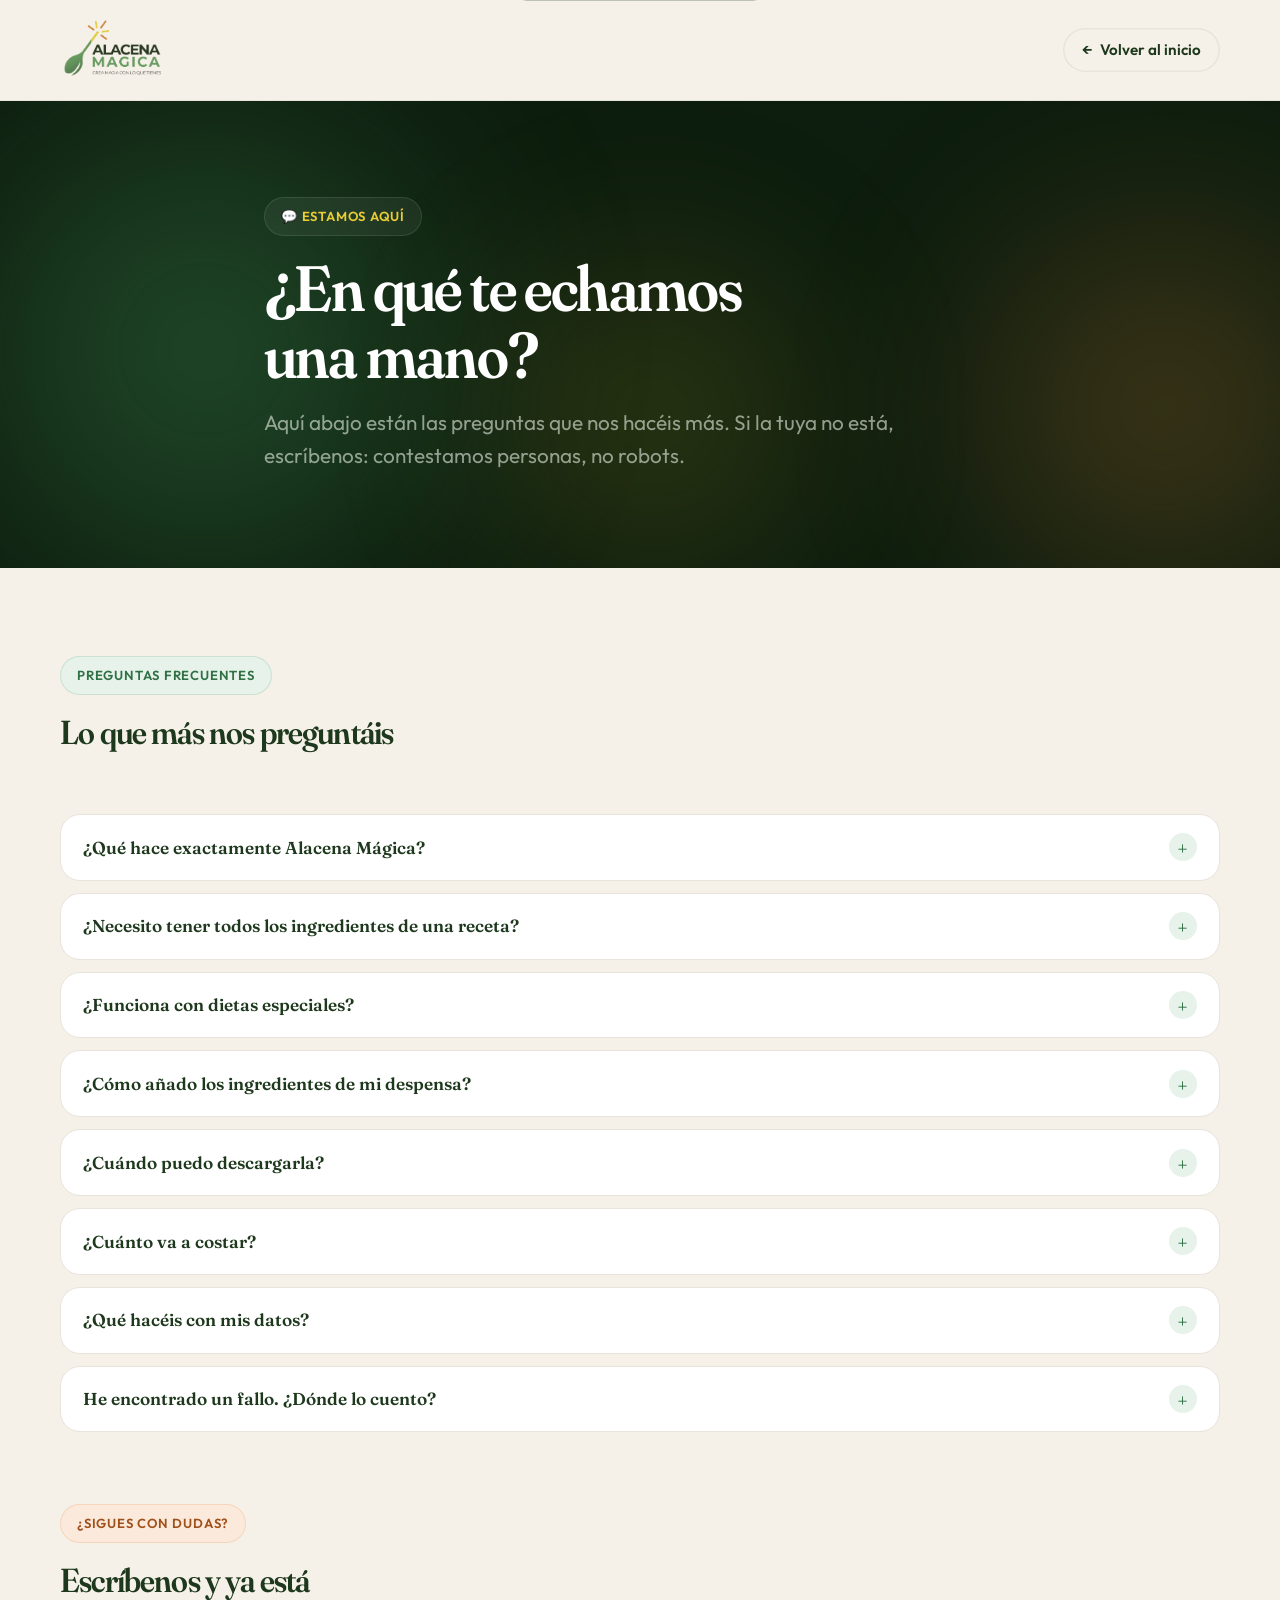
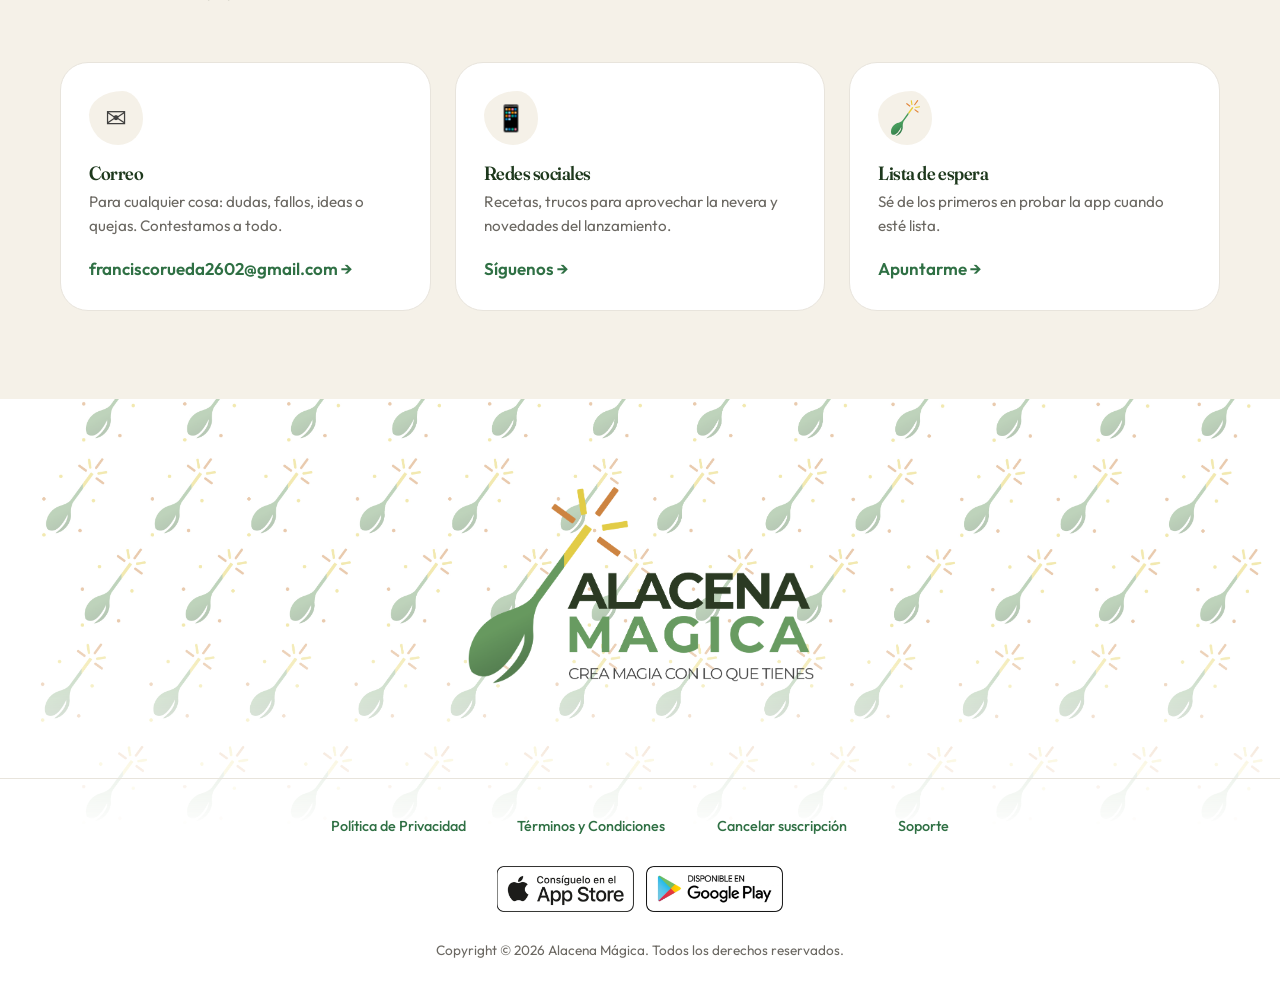
<file: support.html>
<!DOCTYPE html>
<html lang="es">
<head>
  <meta charset="UTF-8" />
  <meta name="viewport" content="width=device-width, initial-scale=1.0" />

  <title>Soporte · Alacena Mágica</title>
  <meta name="description" content="Resuelve tus dudas sobre Alacena Mágica o escríbenos. Estamos aquí para echarte una mano." />
  <meta name="theme-color" content="#0c1c0d" />
  <link rel="icon" type="image/svg+xml" href="assets/logos/Isotipo.svg" />
  <link rel="apple-touch-icon" href="assets/logos/Isotipo.svg" />

  <link rel="preconnect" href="https://fonts.googleapis.com" />
  <link rel="preconnect" href="https://fonts.gstatic.com" crossorigin />
  <link href="https://fonts.googleapis.com/css2?family=Fraunces:ital,opsz,wght,SOFT,WONK@0,9..144,400..700,0..100,0..1;1,9..144,400..700,0..100,0..1&family=Outfit:wght@300..700&display=swap" rel="stylesheet" />

  <link rel="stylesheet" href="css/styles.css" />
  <link rel="stylesheet" href="css/legal.css" />
  <script>document.documentElement.classList.add('js');</script>
</head>

<body>
  <a class="skip-link" href="#main">Saltar al contenido principal</a>

  <!-- ══════════ NAVBAR ══════════ -->
  <header class="navbar navbar--solid" id="navbar">
    <div class="container navbar__inner">
      <a class="navbar__brand" href="index.html" aria-label="Alacena Mágica, ir al inicio">
        <img
          src="assets/logos/Alacena_Magica_Alacena_Magica_Logo_Color.png"
          alt="Alacena Mágica"
          class="navbar__logo"
          width="180" height="56"
        />
      </a>
      <a class="navbar__back" href="index.html">← <span>Volver al inicio</span></a>
    </div>
  </header>

  <main id="main">

    <!-- ══════════ CABECERA ══════════ -->
    <section class="legal-hero grain">
      <div class="aurora" aria-hidden="true"><span></span><span></span><span></span></div>
      <div class="sparkle-layer" data-sparkles="14" aria-hidden="true"></div>
      <div class="container legal-hero__inner">
        <span class="pill pill--dark">💬 Estamos aquí</span>
        <h1 class="legal-hero__title">¿En qué te echamos una mano?</h1>
        <p class="legal-hero__sub">
          Aquí abajo están las preguntas que nos hacéis más. Si la tuya no está,
          escríbenos: contestamos personas, no robots.
        </p>
      </div>
    </section>

    <!-- ══════════ CONTENIDO ══════════ -->
    <section class="legal">
      <div class="container">

        <header class="section__head">
          <span class="pill">Preguntas frecuentes</span>
          <h2 class="section__title" style="margin-top:1.25rem; font-size: var(--fs-h3)">Lo que más nos preguntáis</h2>
        </header>

        <!--
          NOTA: este contenido está redactado a partir del brief del producto.
          Las respuestas sobre PRECIO, FECHA DE LANZAMIENTO y PAÍSES están
          deliberadamente abiertas porque aún no hay una decisión cerrada.
          Concrétalas en cuanto se definan.
        -->
        <div class="faq">

          <details class="faq__item">
            <summary class="faq__q">¿Qué hace exactamente Alacena Mágica?</summary>
            <div class="faq__a">
              <p>
                Le dices qué tienes en la nevera y te propone recetas que puedes cocinar
                <strong>hoy</strong>, con esos ingredientes. Nada de recetas que te obligan a bajar
                al supermercado a por cinco cosas más.
              </p>
              <p>
                Además lleva la cuenta de tu despensa y te avisa cuando algo está a punto de
                caducar, con una receta lista para aprovecharlo.
              </p>
            </div>
          </details>

          <details class="faq__item">
            <summary class="faq__q">¿Necesito tener todos los ingredientes de una receta?</summary>
            <div class="faq__a">
              <p>
                No, justo al revés: esa es la idea. Cada receta te muestra un porcentaje de
                coincidencia con lo que ya tienes, para que veas de un vistazo cuáles puedes
                hacer ahora mismo y a cuáles les falta poco.
              </p>
            </div>
          </details>

          <details class="faq__item">
            <summary class="faq__q">¿Funciona con dietas especiales?</summary>
            <div class="faq__a">
              <p>
                Sí. Puedes filtrar por Keto, Paleo, Tradicional o simplemente
                "lo que me apetezca". Eliges tu estilo una vez y lo recordamos
                para las siguientes búsquedas.
              </p>
            </div>
          </details>

          <details class="faq__item">
            <summary class="faq__q">¿Cómo añado los ingredientes de mi despensa?</summary>
            <div class="faq__a">
              <p>
                Escribiéndolos, o escaneando el ticket de la compra para añadirlos de golpe.
                A partir de ahí solo tienes que ir marcando lo que gastas.
              </p>
            </div>
          </details>

          <details class="faq__item">
            <summary class="faq__q">¿Cuándo puedo descargarla?</summary>
            <div class="faq__a">
              <p>
                Todavía no hemos lanzado. Si te apuntas a la lista de espera desde
                <a href="index.html#cta-final">la página principal</a>, te avisamos en cuanto
                esté disponible y serás de los primeros en probarla.
              </p>
            </div>
          </details>

          <details class="faq__item">
            <summary class="faq__q">¿Cuánto va a costar?</summary>
            <div class="faq__a">
              <p>
                Aún estamos cerrando los planes. En cuanto lo tengamos decidido lo contaremos
                aquí y por correo a quien esté en la lista de espera, sin sorpresas.
              </p>
            </div>
          </details>

          <details class="faq__item">
            <summary class="faq__q">¿Qué hacéis con mis datos?</summary>
            <div class="faq__a">
              <p>
                Puedes consultarlo en detalle en nuestra
                <a href="privacy.html">Política de Privacidad</a>. Si prefieres preguntárnoslo
                directamente, escríbenos y te lo explicamos.
              </p>
            </div>
          </details>

          <details class="faq__item">
            <summary class="faq__q">He encontrado un fallo. ¿Dónde lo cuento?</summary>
            <div class="faq__a">
              <p>
                A <a href="mailto:franciscorueda2602@gmail.com">franciscorueda2602@gmail.com</a>.
                Cuéntanos qué hacías y qué pasó, y si puedes adjunta una captura.
                Nos ayuda muchísimo.
              </p>
            </div>
          </details>

        </div>

        <!-- ══════════ CONTACTO ══════════ -->
        <header class="section__head" style="margin-top: clamp(3rem, 6vw, 4.5rem)">
          <span class="pill pill--terracota">¿Sigues con dudas?</span>
          <h2 class="section__title" style="margin-top:1.25rem; font-size: var(--fs-h3)">Escríbenos y ya está</h2>
        </header>

        <div class="support-cards">
          <article class="support-card">
            <div class="support-card__icon" aria-hidden="true">✉️</div>
            <h3 class="support-card__title">Correo</h3>
            <p class="support-card__text">
              Para cualquier cosa: dudas, fallos, ideas o quejas. Contestamos a todo.
            </p>
            <a class="support-card__link" href="mailto:franciscorueda2602@gmail.com">franciscorueda2602@gmail.com →</a>
          </article>

          <article class="support-card">
            <div class="support-card__icon" aria-hidden="true">📱</div>
            <h3 class="support-card__title">Redes sociales</h3>
            <p class="support-card__text">
              Recetas, trucos para aprovechar la nevera y novedades del lanzamiento.
            </p>
            <a class="support-card__link" href="#">Síguenos →</a>
          </article>

          <article class="support-card">
            <div class="support-card__icon" aria-hidden="true">
              <img src="assets/logos/Isotipo.svg" alt="" width="29" height="36" loading="lazy" />
            </div>
            <h3 class="support-card__title">Lista de espera</h3>
            <p class="support-card__text">
              Sé de los primeros en probar la app cuando esté lista.
            </p>
            <a class="support-card__link" href="index.html#cta-final">Apuntarme →</a>
          </article>
        </div>

      </div>
    </section>
  </main>

  <!-- ══════════ FOOTER ══════════ -->
  <footer class="footer">
    <!-- Logo de marca, versión a color sobre fondo blanco -->
    <div class="footer__brand">
      <a href="index.html" aria-label="Alacena Mágica, ir al inicio">
        <img
          src="assets/logos/Alacena_Magica_Alacena_Magica_Logo_Color.png"
          alt="Alacena Mágica"
          width="500" height="321"
          loading="lazy"
        />
      </a>
    </div>

    <div class="footer__legal">
      <div class="container">
        <nav class="footer__legal-links" aria-label="Enlaces legales">
          <a href="privacy.html">Política de Privacidad</a>
          <a href="terms.html">Términos y Condiciones</a>
          <a href="unsubscribe.html">Cancelar suscripción</a>
          <a href="support.html" aria-current="page">Soporte</a>
        </nav>

        <div class="footer__stores">
          <a href="#" aria-label="Descargar en App Store (disponible próximamente)">
            <img src="assets/images/app-store.png" alt="Descargar en App Store" width="140" height="44" loading="lazy" />
          </a>
          <a href="#" aria-label="Descargar en Google Play (disponible próximamente)">
            <img src="assets/images/google-play.png" alt="Disponible en Google Play" width="140" height="44" loading="lazy" />
          </a>
        </div>

        <p class="footer__copy">Copyright &copy; <span data-year>2026</span> Alacena M&aacute;gica. Todos los derechos reservados.</p>
      </div>
    </div>
  </footer>

  <script src="js/legal.js" defer></script>
</body>
</html>
</file>
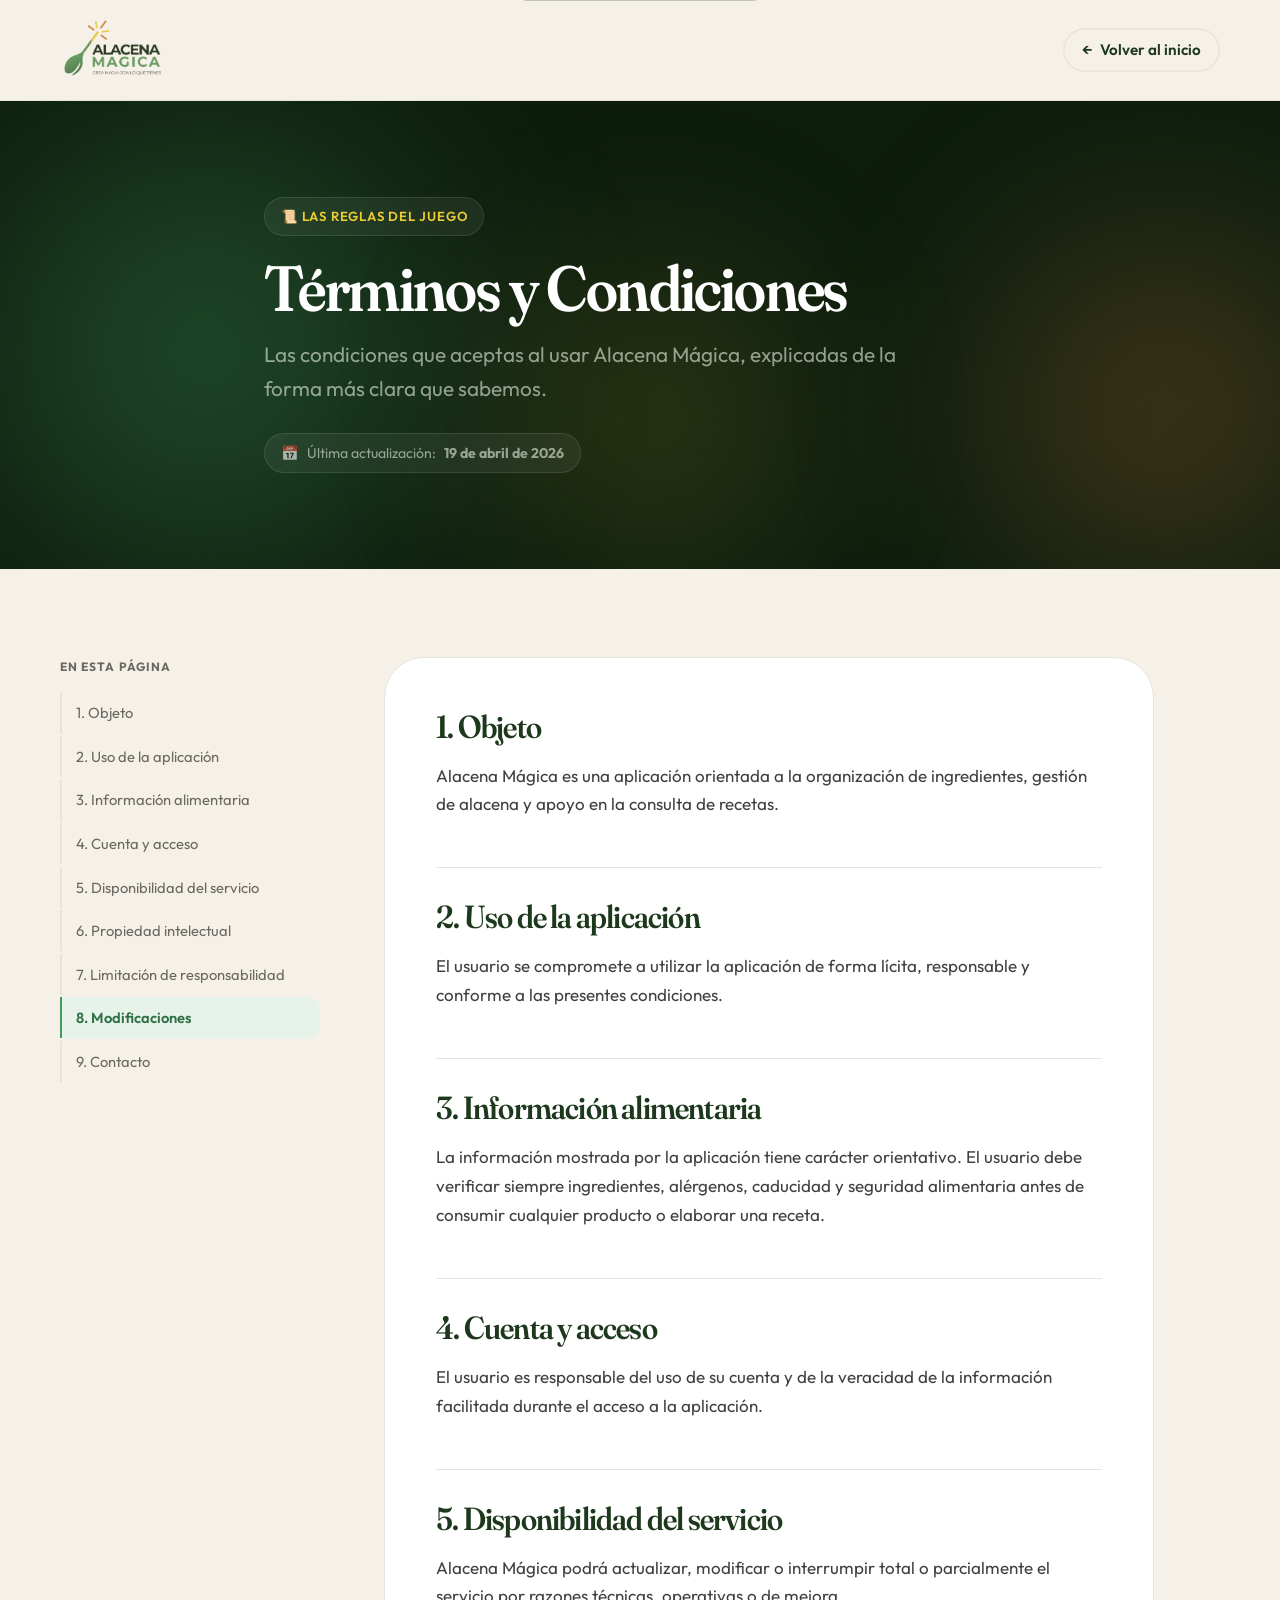
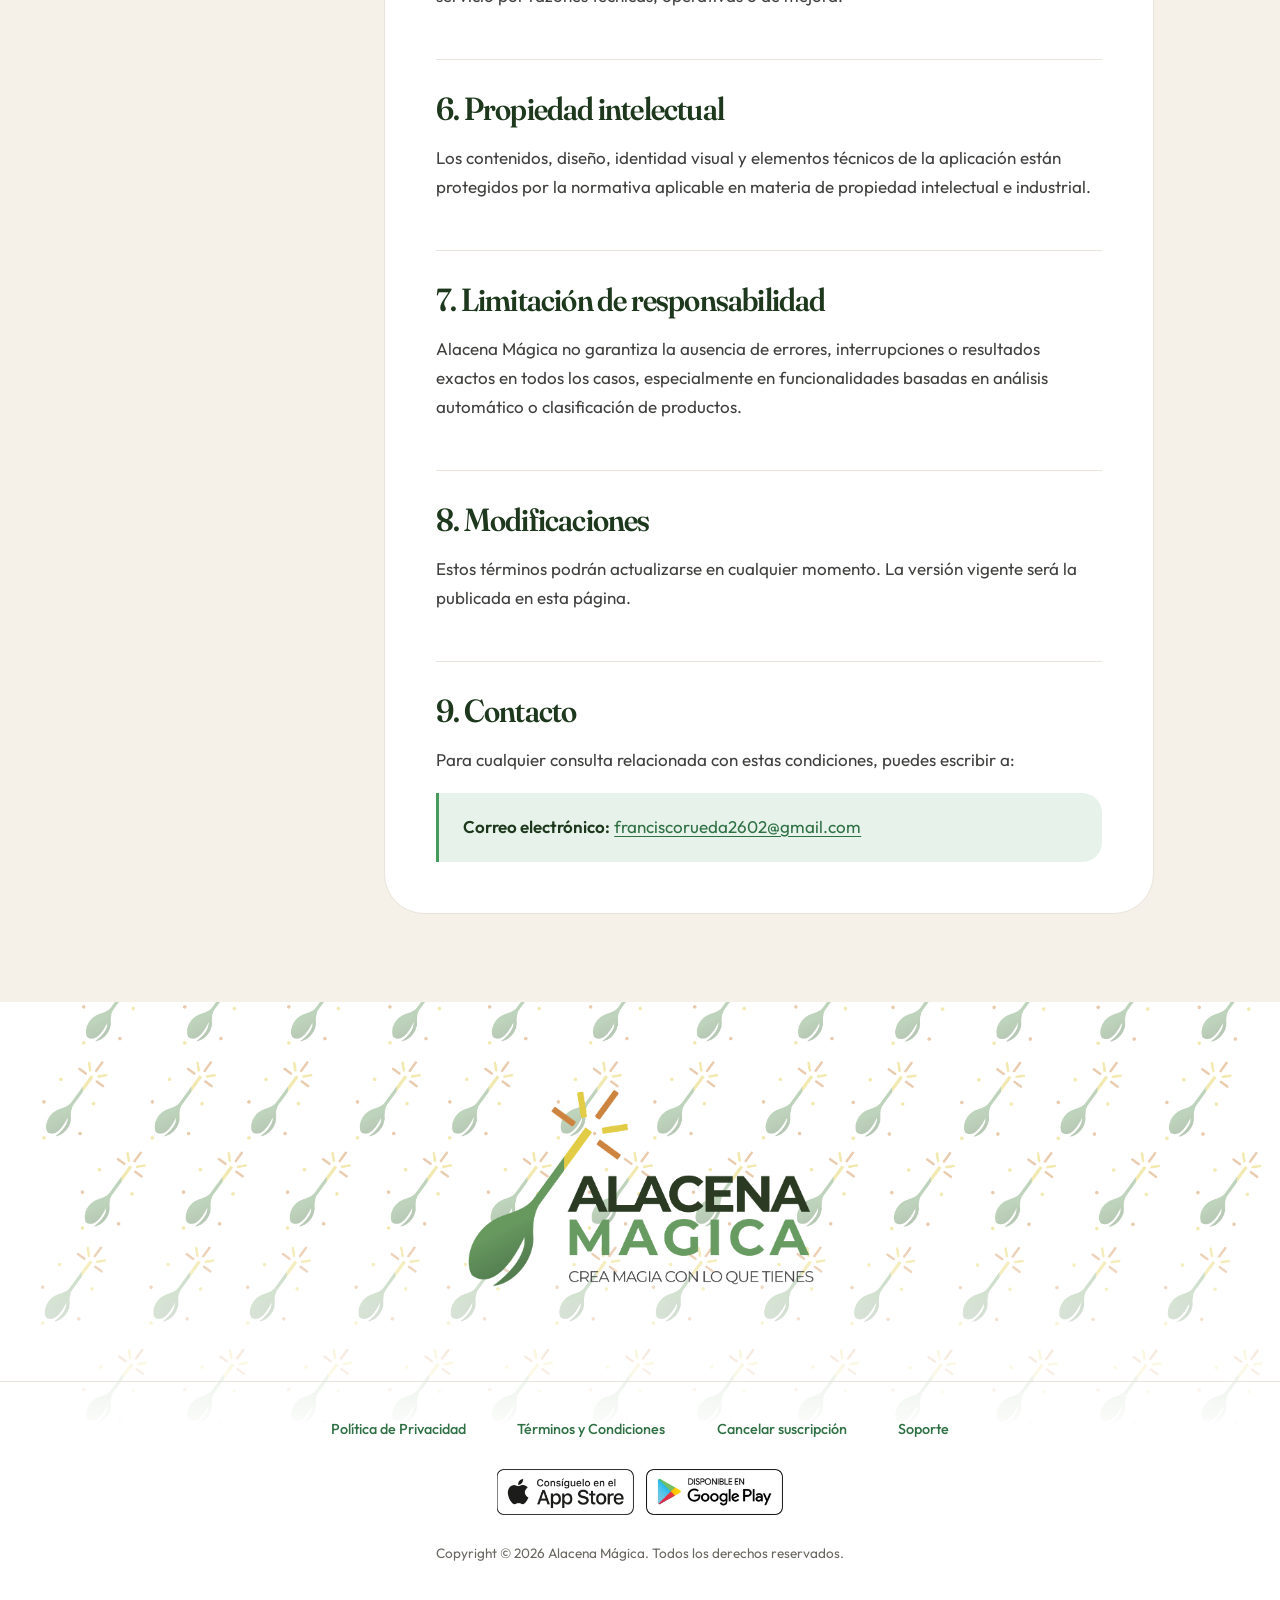
<file: terms.html>
<!DOCTYPE html>
<html lang="es">
<head>
  <meta charset="UTF-8" />
  <meta name="viewport" content="width=device-width, initial-scale=1.0" />

  <title>Términos y Condiciones · Alacena Mágica</title>
  <meta name="description" content="Condiciones de uso del servicio y la aplicación Alacena Mágica." />
  <meta name="theme-color" content="#0c1c0d" />
  <meta name="robots" content="noindex, follow" />
  <link rel="icon" type="image/svg+xml" href="assets/logos/Isotipo.svg" />
  <link rel="apple-touch-icon" href="assets/logos/Isotipo.svg" />

  <link rel="preconnect" href="https://fonts.googleapis.com" />
  <link rel="preconnect" href="https://fonts.gstatic.com" crossorigin />
  <link href="https://fonts.googleapis.com/css2?family=Fraunces:ital,opsz,wght,SOFT,WONK@0,9..144,400..700,0..100,0..1;1,9..144,400..700,0..100,0..1&family=Outfit:wght@300..700&display=swap" rel="stylesheet" />

  <link rel="stylesheet" href="css/styles.css" />
  <link rel="stylesheet" href="css/legal.css" />
  <script>document.documentElement.classList.add('js');</script>
</head>

<body>
  <a class="skip-link" href="#main">Saltar al contenido principal</a>

  <!-- ══════════ NAVBAR ══════════ -->
  <header class="navbar navbar--solid" id="navbar">
    <div class="container navbar__inner">
      <a class="navbar__brand" href="index.html" aria-label="Alacena Mágica, ir al inicio">
        <img
          src="assets/logos/Alacena_Magica_Alacena_Magica_Logo_Color.png"
          alt="Alacena Mágica"
          class="navbar__logo"
          width="180" height="56"
        />
      </a>
      <a class="navbar__back" href="index.html">← <span>Volver al inicio</span></a>
    </div>
  </header>

  <main id="main">

    <!-- ══════════ CABECERA ══════════ -->
    <section class="legal-hero grain">
      <div class="aurora" aria-hidden="true"><span></span><span></span><span></span></div>
      <div class="container legal-hero__inner">
        <span class="pill pill--dark">📜 Las reglas del juego</span>
        <h1 class="legal-hero__title">Términos y Condiciones</h1>
        <p class="legal-hero__sub">
          Las condiciones que aceptas al usar Alacena Mágica, explicadas
          de la forma más clara que sabemos.
        </p>
        <p class="legal-hero__meta">
          <span aria-hidden="true">📅</span>
          Última actualización: <strong>19 de abril de 2026</strong>
        </p>
      </div>
    </section>

    <!-- ══════════ CONTENIDO ══════════ -->
    <section class="legal">
      <div class="container legal__layout">

        <aside class="legal__toc" id="legalToc" aria-label="Índice de la página">
          <div class="legal__toc-box">
            <p class="legal__toc-title">En esta página</p>
            <ol id="tocList"></ol>
          </div>
        </aside>

        <article class="legal__body" id="legalBody">

          <!--
          ═══════════════════════════════════════════════════════════
          TRANSCRIPCIÓN DEL TEXTO ORIGINAL

          Texto transcrito desde la imagen facilitada. Una sola incidencia,
          marcada abajo con [VERIFICAR]: en el apartado 3 la palabra
          "caducidad" aparece repetida en el original.
          ═══════════════════════════════════════════════════════════
          -->

          <h2>1. Objeto</h2>
          <p>
            Alacena Mágica es una aplicación orientada a la organización de ingredientes,
            gestión de alacena y apoyo en la consulta de recetas.
          </p>

          <h2>2. Uso de la aplicación</h2>
          <p>
            El usuario se compromete a utilizar la aplicación de forma lícita, responsable
            y conforme a las presentes condiciones.
          </p>

          <h2>3. Información alimentaria</h2>
          <!-- [VERIFICAR] El original dice "ingredientes, alérgenos, caduciidad, caducidad
               y seguridad alimentaria": la palabra aparece duplicada. Se transcribe una
               sola vez. -->
          <p>
            La información mostrada por la aplicación tiene carácter orientativo.
            El usuario debe verificar siempre ingredientes, alérgenos, caducidad y
            seguridad alimentaria antes de consumir cualquier producto o elaborar una receta.
          </p>

          <h2>4. Cuenta y acceso</h2>
          <p>
            El usuario es responsable del uso de su cuenta y de la veracidad de la
            información facilitada durante el acceso a la aplicación.
          </p>

          <h2>5. Disponibilidad del servicio</h2>
          <p>
            Alacena Mágica podrá actualizar, modificar o interrumpir total o parcialmente
            el servicio por razones técnicas, operativas o de mejora.
          </p>

          <h2>6. Propiedad intelectual</h2>
          <p>
            Los contenidos, diseño, identidad visual y elementos técnicos de la aplicación
            están protegidos por la normativa aplicable en materia de propiedad intelectual
            e industrial.
          </p>

          <h2>7. Limitación de responsabilidad</h2>
          <p>
            Alacena Mágica no garantiza la ausencia de errores, interrupciones o resultados
            exactos en todos los casos, especialmente en funcionalidades basadas en análisis
            automático o clasificación de productos.
          </p>

          <h2>8. Modificaciones</h2>
          <p>
            Estos términos podrán actualizarse en cualquier momento. La versión vigente
            será la publicada en esta página.
          </p>

          <h2>9. Contacto</h2>
          <p>
            Para cualquier consulta relacionada con estas condiciones, puedes escribir a:
          </p>
          <div class="legal__note">
            <p>
              <strong>Correo electrónico:</strong>
              <a href="mailto:franciscorueda2602@gmail.com">franciscorueda2602@gmail.com</a>
            </p>
          </div>

        </article>
      </div>
    </section>
  </main>

  <!-- ══════════ FOOTER ══════════ -->
  <footer class="footer">
    <!-- Logo de marca, versión a color sobre fondo blanco -->
    <div class="footer__brand">
      <a href="index.html" aria-label="Alacena Mágica, ir al inicio">
        <img
          src="assets/logos/Alacena_Magica_Alacena_Magica_Logo_Color.png"
          alt="Alacena Mágica"
          width="500" height="321"
          loading="lazy"
        />
      </a>
    </div>

    <div class="footer__legal">
      <div class="container">
        <nav class="footer__legal-links" aria-label="Enlaces legales">
          <a href="privacy.html">Política de Privacidad</a>
          <a href="terms.html" aria-current="page">Términos y Condiciones</a>
          <a href="unsubscribe.html">Cancelar suscripción</a>
          <a href="support.html">Soporte</a>
        </nav>

        <div class="footer__stores">
          <a href="#" aria-label="Descargar en App Store (disponible próximamente)">
            <img src="assets/images/app-store.png" alt="Descargar en App Store" width="140" height="44" loading="lazy" />
          </a>
          <a href="#" aria-label="Descargar en Google Play (disponible próximamente)">
            <img src="assets/images/google-play.png" alt="Disponible en Google Play" width="140" height="44" loading="lazy" />
          </a>
        </div>

        <p class="footer__copy">Copyright &copy; <span data-year>2026</span> Alacena M&aacute;gica. Todos los derechos reservados.</p>
      </div>
    </div>
  </footer>

  <script src="js/legal.js" defer></script>
</body>
</html>
</file>
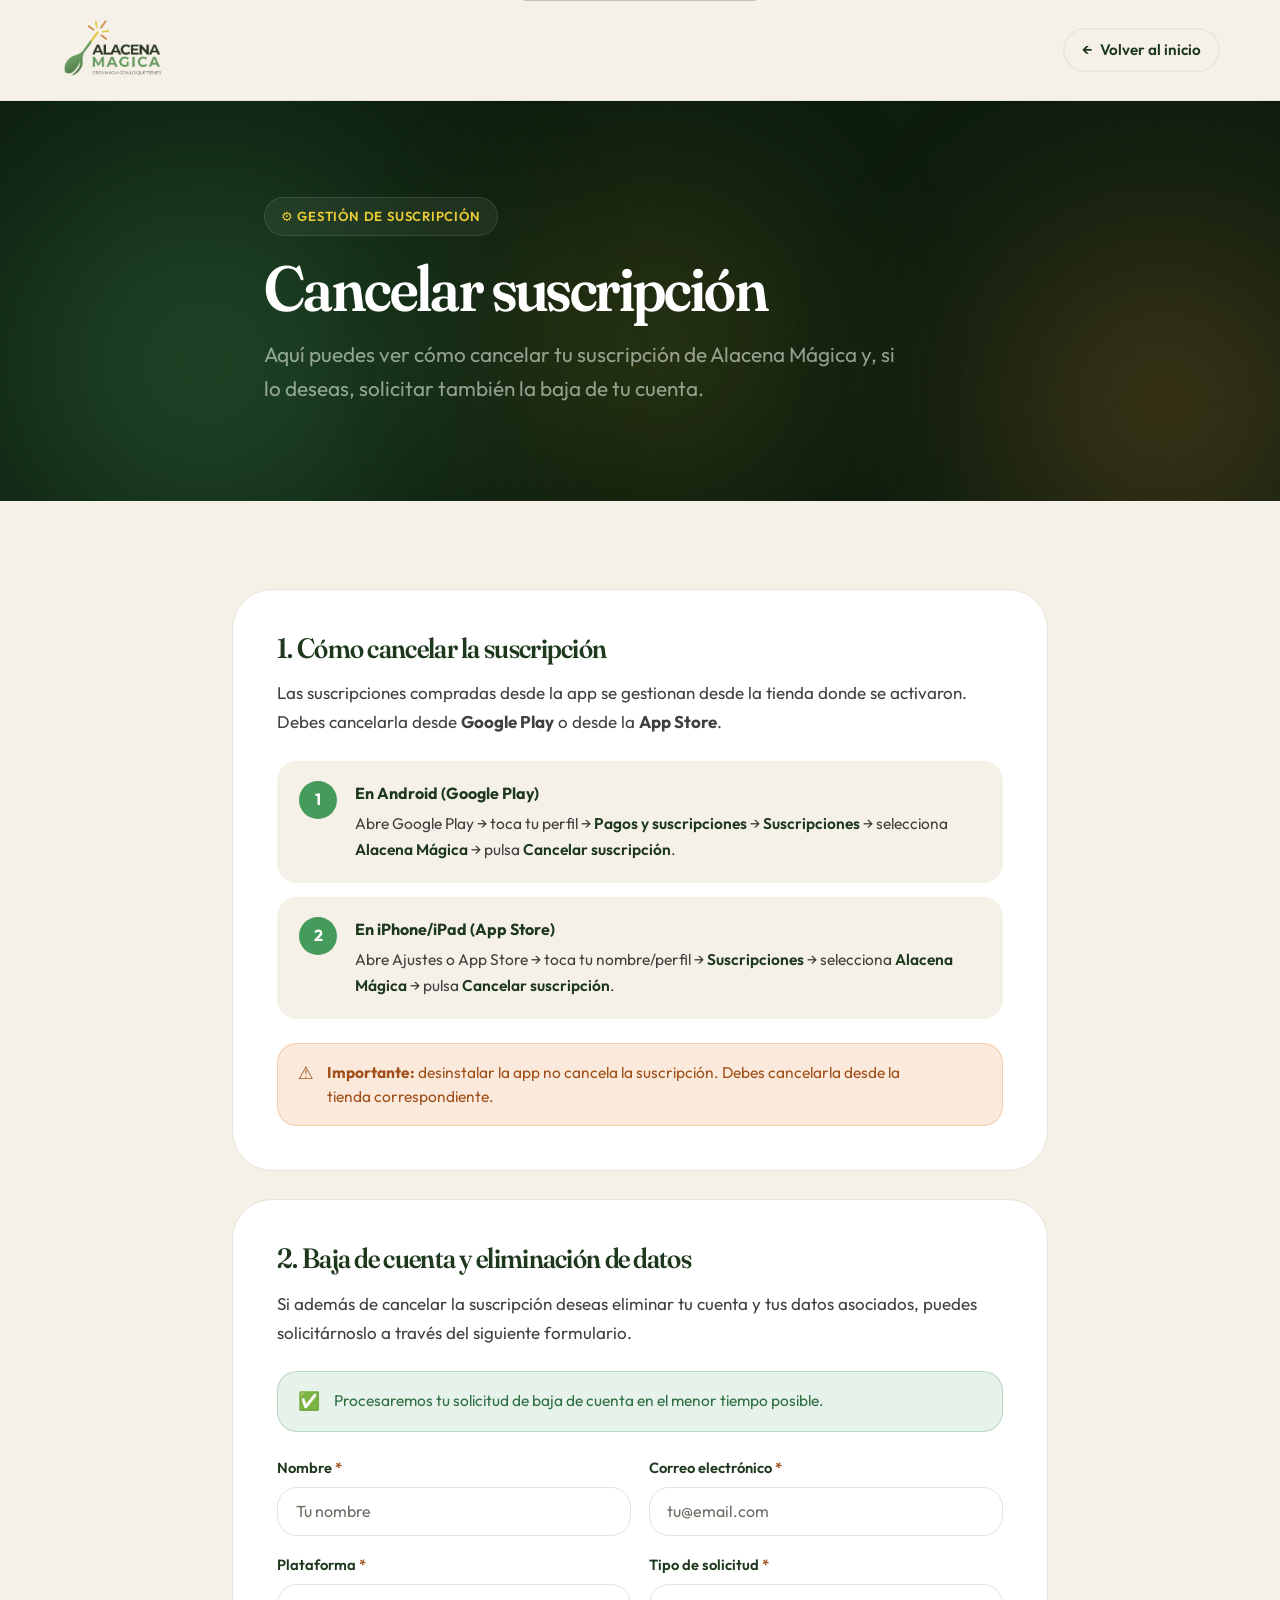
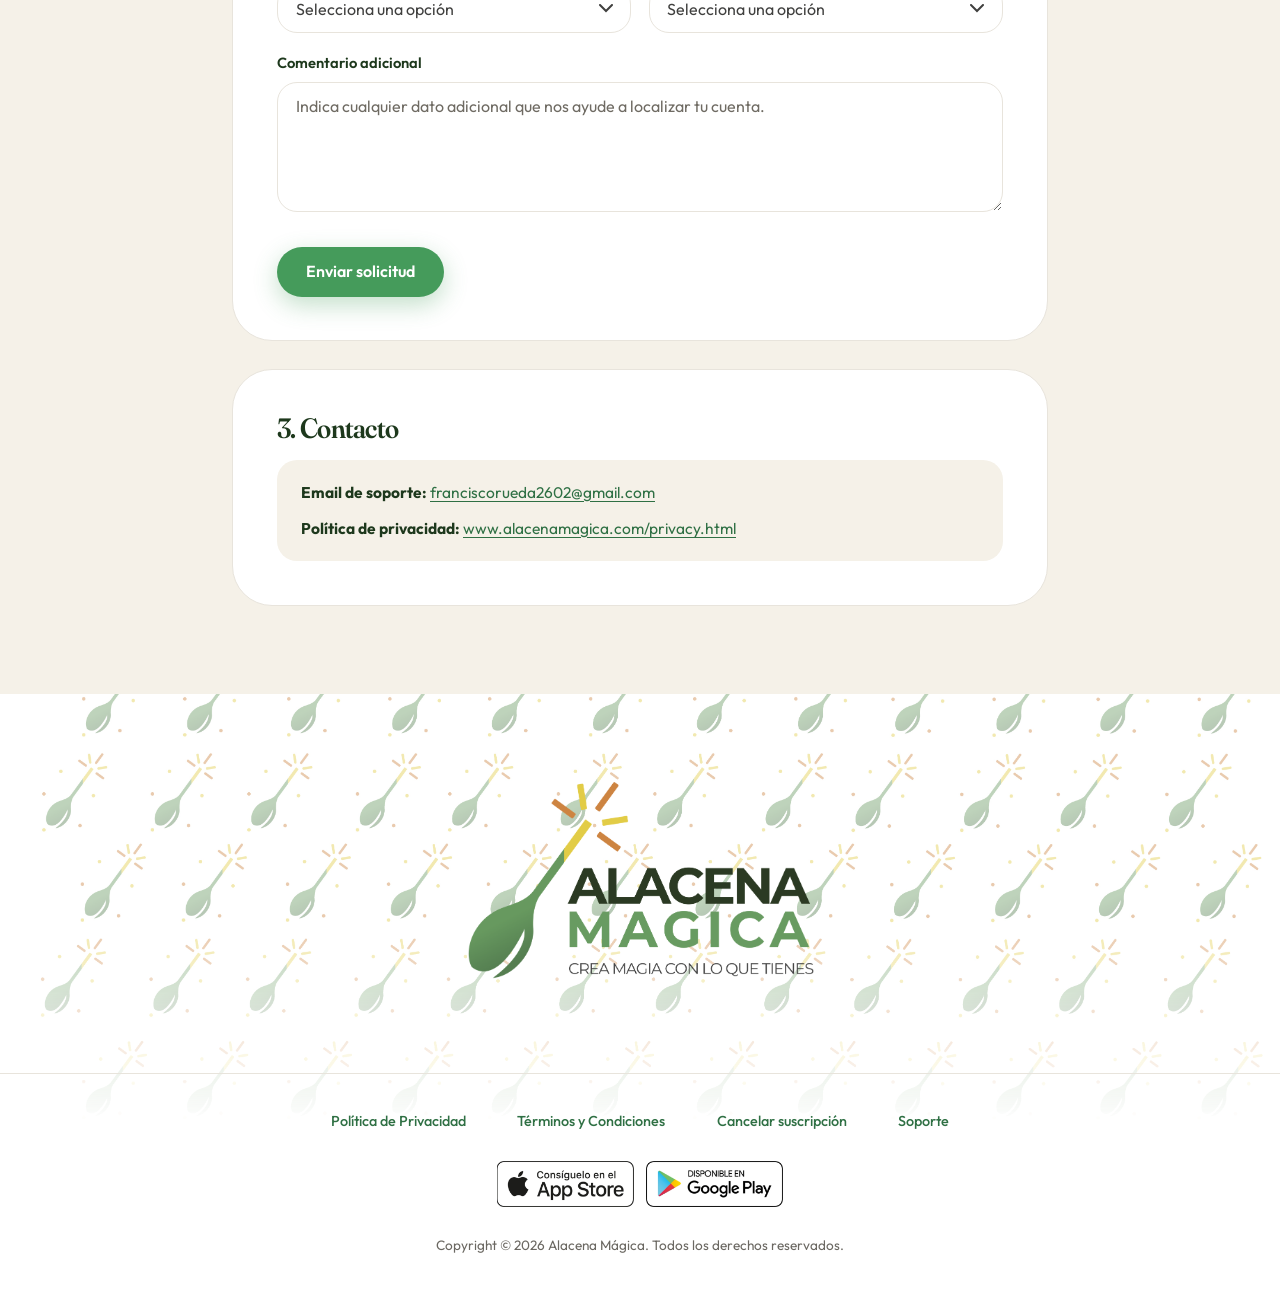
<file: unsubscribe.html>
<!DOCTYPE html>
<html lang="es">
<head>
  <meta charset="UTF-8" />
  <meta name="viewport" content="width=device-width, initial-scale=1.0" />

  <title>Cancelar suscripción · Alacena Mágica</title>
  <meta name="description" content="Cómo cancelar tu suscripción de Alacena Mágica y solicitar la baja de tu cuenta y la eliminación de tus datos." />
  <meta name="theme-color" content="#0c1c0d" />
  <link rel="icon" type="image/svg+xml" href="assets/logos/Isotipo.svg" />
  <link rel="apple-touch-icon" href="assets/logos/Isotipo.svg" />

  <link rel="preconnect" href="https://fonts.googleapis.com" />
  <link rel="preconnect" href="https://fonts.gstatic.com" crossorigin />
  <link href="https://fonts.googleapis.com/css2?family=Fraunces:ital,opsz,wght,SOFT,WONK@0,9..144,400..700,0..100,0..1;1,9..144,400..700,0..100,0..1&family=Outfit:wght@300..700&display=swap" rel="stylesheet" />

  <link rel="stylesheet" href="css/styles.css" />
  <link rel="stylesheet" href="css/legal.css" />
  <script>document.documentElement.classList.add('js');</script>
</head>

<body>
  <a class="skip-link" href="#main">Saltar al contenido principal</a>

  <!-- ══════════ NAVBAR ══════════ -->
  <header class="navbar navbar--solid" id="navbar">
    <div class="container navbar__inner">
      <a class="navbar__brand" href="index.html" aria-label="Alacena Mágica, ir al inicio">
        <img
          src="assets/logos/Alacena_Magica_Alacena_Magica_Logo_Color.png"
          alt="Alacena Mágica"
          class="navbar__logo"
          width="180" height="56"
        />
      </a>
      <a class="navbar__back" href="index.html">← <span>Volver al inicio</span></a>
    </div>
  </header>

  <main id="main">

    <!-- ══════════ CABECERA ══════════ -->
    <section class="legal-hero grain">
      <div class="aurora" aria-hidden="true"><span></span><span></span><span></span></div>
      <div class="container legal-hero__inner">
        <span class="pill pill--dark">⚙️ Gestión de suscripción</span>
        <h1 class="legal-hero__title">Cancelar suscripción</h1>
        <p class="legal-hero__sub">
          Aquí puedes ver cómo cancelar tu suscripción de Alacena Mágica y,
          si lo deseas, solicitar también la baja de tu cuenta.
        </p>
      </div>
    </section>

    <!-- ══════════ CONTENIDO ══════════ -->
    <section class="legal">
      <div class="container" style="max-width: 56rem">

        <!-- ── 1. Cómo cancelar ── -->
        <article class="panel">
          <h2 class="panel__title">1. Cómo cancelar la suscripción</h2>
          <p class="panel__intro">
            Las suscripciones compradas desde la app se gestionan desde la tienda donde se
            activaron. Debes cancelarla desde <strong>Google Play</strong> o desde la
            <strong>App Store</strong>.
          </p>

          <div class="steps-list">
            <div class="step-card">
              <span class="step-card__num" aria-hidden="true">1</span>
              <div>
                <p class="step-card__title">En Android (Google Play)</p>
                <p class="step-card__text">
                  Abre Google Play → toca tu perfil → <strong>Pagos y suscripciones</strong>
                  → <strong>Suscripciones</strong> → selecciona <strong>Alacena Mágica</strong>
                  → pulsa <strong>Cancelar suscripción</strong>.
                </p>
              </div>
            </div>

            <div class="step-card">
              <span class="step-card__num" aria-hidden="true">2</span>
              <div>
                <p class="step-card__title">En iPhone/iPad (App Store)</p>
                <p class="step-card__text">
                  Abre Ajustes o App Store → toca tu nombre/perfil →
                  <strong>Suscripciones</strong> → selecciona <strong>Alacena Mágica</strong>
                  → pulsa <strong>Cancelar suscripción</strong>.
                </p>
              </div>
            </div>
          </div>

          <div class="alert alert--warn" style="margin-top: 1.5rem">
            <span class="alert__icon" aria-hidden="true">⚠️</span>
            <p>
              <strong>Importante:</strong> desinstalar la app no cancela la suscripción.
              Debes cancelarla desde la tienda correspondiente.
            </p>
          </div>
        </article>

        <!-- ── 2. Baja de cuenta ── -->
        <article class="panel">
          <h2 class="panel__title">2. Baja de cuenta y eliminación de datos</h2>
          <p class="panel__intro">
            Si además de cancelar la suscripción deseas eliminar tu cuenta y tus datos
            asociados, puedes solicitárnoslo a través del siguiente formulario.
          </p>

          <div class="alert alert--ok">
            <span class="alert__icon" aria-hidden="true">✅</span>
            <p>Procesaremos tu solicitud de baja de cuenta en el menor tiempo posible.</p>
          </div>

          <!--
            ═══════════════════════════════════════════════════════════
            ⚠️ CONFIGURACIÓN PENDIENTE DEL FORMULARIO

            Este sitio es estático: no hay servidor que reciba el envío.

            · data-endpoint VACÍO (estado actual): al enviar, el navegador
              abre el correo del usuario con todos los datos ya rellenados
              dirigido a data-fallback-email. Así la solicitud llega igual.

            · data-endpoint CON URL: se envía por POST (fetch) a esa URL
              y luego se redirige a gracias.html. Rellénalo cuando tengas
              un servicio de formularios o un endpoint propio.

            No dejes esto sin resolver: son solicitudes de borrado de datos
            y deben llegar a una persona.
            ═══════════════════════════════════════════════════════════
          -->
          <form
            id="unsubscribeForm"
            class="unsubscribe-form"
            novalidate
            data-endpoint=""
            data-fallback-email="franciscorueda2602@gmail.com"
            data-success="gracias.html"
          >
            <div class="form-grid">
              <div class="field">
                <label class="field__label" for="nombre">
                  Nombre <span class="field__req" aria-hidden="true">*</span>
                </label>
                <input class="field__control" type="text" id="nombre" name="nombre"
                       placeholder="Tu nombre" required autocomplete="name" />
                <p class="field__error">Necesitamos tu nombre para localizar la cuenta.</p>
              </div>

              <div class="field">
                <label class="field__label" for="email">
                  Correo electrónico <span class="field__req" aria-hidden="true">*</span>
                </label>
                <input class="field__control" type="email" id="email" name="email"
                       placeholder="tu@email.com" required autocomplete="email" />
                <p class="field__error">Revisa el correo: es donde te responderemos.</p>
              </div>

              <div class="field">
                <label class="field__label" for="plataforma">
                  Plataforma <span class="field__req" aria-hidden="true">*</span>
                </label>
                <select class="field__control" id="plataforma" name="plataforma" required>
                  <option value="">Selecciona una opción</option>
                  <option>Android (Google Play)</option>
                  <option>iPhone/iPad (App Store)</option>
                  <option>Otra / no lo sé</option>
                </select>
                <p class="field__error">Elige la plataforma desde la que usas la app.</p>
              </div>

              <div class="field">
                <label class="field__label" for="tipo">
                  Tipo de solicitud <span class="field__req" aria-hidden="true">*</span>
                </label>
                <select class="field__control" id="tipo" name="tipo" required>
                  <option value="">Selecciona una opción</option>
                  <option>Baja de cuenta</option>
                  <option>Eliminación de mis datos</option>
                  <option>Baja de cuenta y eliminación de datos</option>
                  <option>Solo una consulta</option>
                </select>
                <p class="field__error">Dinos qué necesitas que hagamos.</p>
              </div>

              <div class="field field--full">
                <label class="field__label" for="comentario">Comentario adicional</label>
                <textarea class="field__control" id="comentario" name="comentario"
                          placeholder="Indica cualquier dato adicional que nos ayude a localizar tu cuenta."></textarea>
              </div>
            </div>

            <div class="form-actions">
              <button type="submit" class="btn btn--primary">Enviar solicitud</button>
              <p class="form-status" id="formStatus" role="status"></p>
            </div>
          </form>
        </article>

        <!-- ── 3. Contacto ── -->
        <article class="panel">
          <h2 class="panel__title">3. Contacto</h2>
          <div class="contact-box">
            <p>
              <strong>Email de soporte:</strong>
              <a href="mailto:franciscorueda2602@gmail.com">franciscorueda2602@gmail.com</a>
            </p>
            <p>
              <strong>Política de privacidad:</strong>
              <a href="privacy.html">www.alacenamagica.com/privacy.html</a>
            </p>
          </div>
        </article>

      </div>
    </section>
  </main>

  <!-- ══════════ FOOTER ══════════ -->
  <footer class="footer">
    <!-- Logo de marca, versión a color sobre fondo blanco -->
    <div class="footer__brand">
      <a href="index.html" aria-label="Alacena Mágica, ir al inicio">
        <img
          src="assets/logos/Alacena_Magica_Alacena_Magica_Logo_Color.png"
          alt="Alacena Mágica"
          width="500" height="321"
          loading="lazy"
        />
      </a>
    </div>

    <div class="footer__legal">
      <div class="container">
        <nav class="footer__legal-links" aria-label="Enlaces legales">
          <a href="privacy.html">Política de Privacidad</a>
          <a href="terms.html">Términos y Condiciones</a>
          <a href="unsubscribe.html" aria-current="page">Cancelar suscripción</a>
          <a href="support.html">Soporte</a>
        </nav>

        <div class="footer__stores">
          <a href="#" aria-label="Descargar en App Store (disponible próximamente)">
            <img src="assets/images/app-store.png" alt="Descargar en App Store" width="140" height="44" loading="lazy" />
          </a>
          <a href="#" aria-label="Descargar en Google Play (disponible próximamente)">
            <img src="assets/images/google-play.png" alt="Disponible en Google Play" width="140" height="44" loading="lazy" />
          </a>
        </div>

        <p class="footer__copy">Copyright &copy; <span data-year>2026</span> Alacena M&aacute;gica. Todos los derechos reservados.</p>
      </div>
    </div>
  </footer>

  <script src="js/legal.js" defer></script>
  <script src="js/unsubscribe.js" defer></script>
</body>
</html>
</file>
<file: css/styles.css>
/* ══════════════════════════════════════════════════════════════
   ALACENA MÁGICA · Hoja de estilos
   Dirección de arte: "Cocina Encantada"
   — Editorial cálido sobre verde noche, con grano, aurora y destellos.

   Arquitectura por capas:
   1. Tokens (:root)        6. Secciones
   2. Reset + base          7. Animaciones
   3. Layout + utilidades   8. Responsive
   4. Efectos mágicos       9. Accesibilidad / reduced-motion
   5. Componentes
   ════════════════════════════════════════════════════════════ */

/* ═══════════════════════════════════
   1. TOKENS DE DISEÑO
═══════════════════════════════════ */
:root {
  /* Paleta de marca */
  --verde-marca:  #459b5b;
  --verde-oscuro: #1d381c;
  --terracota:    #e28538;
  --amarillo:     #eacc34;
  --gris-oscuro:  #40403f;
  --crema:        #f5f1e8;
  --blanco:       #ffffff;
  --gris-claro:   #e8e4dc;

  /* Derivados claros */
  --verde-claro:     #6bb87f;
  --verde-suave:     #e6f2ea;
  /* Versiones oscuras de los acentos, para texto pequeño sobre fondos
     suaves: el verde y el terracota de marca no llegan a 4.5:1. */
  --verde-texto:     #2f7044;
  --terracota-texto: #a0501a;
  --oro-texto:       #7a6100;
  --terracota-suave: #fbeadb;
  --amarillo-suave:  #fbf4cf;
  --crema-profunda:  #ece6d8;
  /* Texto secundario: el tono más claro que sigue cumpliendo WCAG AA
     (4.5:1) tanto sobre blanco como sobre crema. */
  --texto-suave:  #6b6862;
  --texto-mockup: #6f6b63;

  /* Derivados oscuros (modo "noche encantada") */
  --noche:        #0c1c0d;
  --noche-2:      #12280f;
  --noche-3:      #1a3417;
  --noche-borde:  rgba(255, 255, 255, 0.10);
  --noche-vidrio: rgba(255, 255, 255, 0.06);
  --noche-texto:  #dfe8dc;
  --noche-tenue:  rgba(223, 232, 220, 0.62);

  /* Tipografía
     Fraunces = display serif cálida y "wonky" (artesanal, no corporativa)
     Outfit   = geométrica limpia para UI y cuerpo */
  --font-display: 'Fraunces', Georgia, serif;
  --font-body:    'Outfit', system-ui, sans-serif;

  /* Escala tipográfica fluida */
  --fs-hero:  clamp(2.6rem, 6.2vw + 0.5rem, 5.75rem);
  --fs-h2:    clamp(2rem, 3.4vw + 0.6rem, 3.5rem);
  --fs-h3:    clamp(1.4rem, 1.6vw + 0.8rem, 2.1rem);
  --fs-lead:  clamp(1.05rem, 0.8vw + 0.8rem, 1.3rem);
  --fs-body:  1.0625rem;

  /* Espaciado */
  --space-section: clamp(4.5rem, 10vw, 9rem);
  --container-max: 1240px;
  --gutter: clamp(1.25rem, 4vw, 2.5rem);

  /* Alto de la barra: lo usan el menú desplegable y el scroll-padding,
     así que vive aquí para que los tres no se desincronicen. */
  --nav-h: 118px;
  --nav-h-scrolled: 100px;

  /* Radios (formas orgánicas) */
  --r-sm: 12px;
  --r-md: 20px;
  --r-lg: 28px;
  --r-xl: 40px;
  --r-2xl: 56px;
  --r-pill: 999px;
  /* Blob orgánico: esquinas desiguales, nunca un rectángulo perfecto */
  --r-blob: 62% 38% 46% 54% / 44% 52% 48% 56%;

  /* Sombras cálidas */
  --shadow-sm: 0 4px 16px rgba(29, 56, 28, 0.07);
  --shadow-md: 0 14px 38px rgba(29, 56, 28, 0.11);
  --shadow-lg: 0 30px 70px rgba(29, 56, 28, 0.18);
  --shadow-xl: 0 50px 110px rgba(12, 28, 13, 0.34);
  /* Resplandor mágico */
  --glow-verde: 0 0 60px rgba(69, 155, 91, 0.42);
  --glow-oro:   0 0 48px rgba(234, 204, 52, 0.38);

  /* Transiciones */
  --ease:      cubic-bezier(0.22, 1, 0.36, 1);
  --ease-back: cubic-bezier(0.34, 1.56, 0.64, 1);
  --t-fast: 0.22s var(--ease);
  --t-med:  0.45s var(--ease);
  --t-slow: 0.8s var(--ease);

  /* Grano de película (SVG inline, sin peticiones extra) */
  --noise: url("data:image/svg+xml,%3Csvg xmlns='http://www.w3.org/2000/svg' width='140' height='140'%3E%3Cfilter id='n'%3E%3CfeTurbulence type='fractalNoise' baseFrequency='0.85' numOctaves='4' stitchTiles='stitch'/%3E%3C/filter%3E%3Crect width='100%25' height='100%25' filter='url(%23n)'/%3E%3C/svg%3E");
}

/* ═══════════════════════════════════
   2. RESET + BASE
═══════════════════════════════════ */
*, *::before, *::after { box-sizing: border-box; margin: 0; padding: 0; }

html {
  scroll-behavior: smooth;
  scroll-padding-top: calc(var(--nav-h-scrolled) + 24px);
  -webkit-text-size-adjust: 100%;
}

body {
  font-family: var(--font-body);
  font-size: var(--fs-body);
  line-height: 1.6;
  color: var(--gris-oscuro);
  background: var(--crema);
  -webkit-font-smoothing: antialiased;
  overflow-x: hidden;
}

h1, h2, h3, h4 {
  font-family: var(--font-display);
  color: var(--verde-oscuro);
  line-height: 1.05;
  font-weight: 600;
  letter-spacing: -0.025em;
  /* Ejes variables de Fraunces: más suave y más "hecho a mano" */
  font-variation-settings: 'SOFT' 40, 'WONK' 1, 'opsz' 100;
}

p { text-wrap: pretty; }
h1, h2, h3 { text-wrap: balance; }

a { color: var(--verde-marca); text-decoration: none; transition: color var(--t-fast); }
a:hover { color: var(--verde-oscuro); }

img { max-width: 100%; height: auto; display: block; }
button { font-family: inherit; cursor: pointer; border: none; background: none; color: inherit; }
ul, ol { list-style: none; }
::selection { background: var(--amarillo); color: var(--verde-oscuro); }

:focus-visible {
  outline: 3px solid var(--terracota);
  outline-offset: 3px;
  border-radius: 6px;
}

/* ═══════════════════════════════════
   3. LAYOUT + UTILIDADES
═══════════════════════════════════ */
.container {
  width: 100%;
  max-width: var(--container-max);
  margin-inline: auto;
  padding-inline: var(--gutter);
}

.section { padding-block: var(--space-section); position: relative; }
.section--tight { padding-block: clamp(3rem, 6vw, 5rem); }

.section__head { max-width: 44rem; margin-bottom: clamp(2.5rem, 5vw, 4.5rem); }
.section__head--center { text-align: center; margin-inline: auto; }
.section__title { font-size: var(--fs-h2); }
.section__sub { font-size: var(--fs-lead); color: var(--gris-oscuro); margin-top: 1.1rem; max-width: 38rem; }
.section__head--center .section__sub { margin-inline: auto; }

.text-accent { color: var(--terracota); }
.text-verde  { color: var(--verde-marca); }

/* Palabra destacada con subrayado pintado a mano */
.underline-magic {
  position: relative;
  display: inline-block;
  white-space: nowrap;
}
.underline-magic::after {
  content: '';
  position: absolute;
  left: -2%; right: -2%; bottom: 0.02em;
  height: 0.32em;
  background: var(--amarillo);
  border-radius: 40% 60% 55% 45% / 100% 100% 90% 90%;
  opacity: 0.5;
  z-index: -1;
  transform: rotate(-0.8deg);
}

/* Texto con brillo dorado en movimiento */
.shimmer {
  background: linear-gradient(100deg, var(--amarillo) 10%, #fff6c9 30%, var(--terracota) 50%, var(--amarillo) 75%);
  background-size: 220% 100%;
  -webkit-background-clip: text;
  background-clip: text;
  color: transparent;
  animation: shimmer 6s linear infinite;
}

.sr-only {
  position: absolute; width: 1px; height: 1px; padding: 0; margin: -1px;
  overflow: hidden; clip: rect(0 0 0 0); white-space: nowrap; border: 0;
}

/* Se esconde con translate(-100%), no con un desplazamiento en píxeles:
   en móvil el texto se parte en dos líneas y con un valor fijo asomaba
   una franja verde por encima de toda la página. */
.skip-link {
  position: fixed; left: 50%; top: 0; transform: translate(-50%, -100%);
  background: var(--verde-oscuro); color: #fff; padding: 0.8rem 1.6rem;
  border-radius: 0 0 var(--r-md) var(--r-md); z-index: 3000;
  font-weight: 600; transition: transform var(--t-fast);
}
.skip-link:focus { transform: translate(-50%, 0); color: #fff; }

/* ── Etiqueta / eyebrow ──────────── */
.pill {
  display: inline-flex; align-items: center; gap: 0.5rem;
  font-size: 0.82rem; font-weight: 600;
  letter-spacing: 0.06em; text-transform: uppercase;
  padding: 0.5rem 1rem; border-radius: var(--r-pill);
  background: var(--verde-suave); color: var(--verde-texto);
  border: 1px solid rgba(69, 155, 91, 0.18);
}
.pill--dark {
  background: var(--noche-vidrio);
  color: var(--amarillo);
  border-color: var(--noche-borde);
  backdrop-filter: blur(10px);
}
.pill--terracota { background: var(--terracota-suave); color: var(--terracota-texto); border-color: rgba(226,133,56,0.2); }

/* ── Botones ─────────────────────── */
.btn {
  position: relative; overflow: hidden;
  display: inline-flex; align-items: center; justify-content: center; gap: 0.55rem;
  font-family: var(--font-body); font-weight: 600; font-size: 1rem;
  padding: 0.95rem 1.8rem; border-radius: var(--r-pill);
  transition: transform var(--t-fast), box-shadow var(--t-fast),
              background var(--t-fast), color var(--t-fast);
  will-change: transform; text-align: center; line-height: 1.2;
  isolation: isolate;
}
.btn--sm { padding: 0.62rem 1.25rem; font-size: 0.92rem; }
.btn--lg { padding: 1.1rem 2.2rem; font-size: 1.08rem; }
.btn--block { width: 100%; }

/* Barrido de luz al pasar el ratón */
.btn::before {
  content: ''; position: absolute; inset: 0; z-index: -1;
  background: linear-gradient(110deg, transparent 30%, rgba(255,255,255,0.45) 50%, transparent 70%);
  transform: translateX(-120%);
  transition: transform 0.7s var(--ease);
}
.btn:hover::before { transform: translateX(120%); }

.btn--primary { background: var(--verde-marca); color: #fff; box-shadow: 0 8px 24px rgba(69,155,91,0.32); }
.btn--primary:hover { background: #3d8c52; color: #fff; transform: translateY(-3px); box-shadow: 0 16px 38px rgba(69,155,91,0.42); }

/* Naranja de marca. El texto va en verde oscuro, no blanco:
   blanco sobre #e28538 da 2.76:1 y no cumple; el verde da 4.61:1. */
.btn--naranja { background: var(--terracota); color: var(--verde-oscuro); box-shadow: 0 8px 24px rgba(226,133,56,0.32); }
.btn--naranja:hover { background: #d4762c; color: var(--verde-oscuro); transform: translateY(-3px); box-shadow: 0 16px 40px rgba(226,133,56,0.45); }

.btn--outline { background: transparent; color: var(--verde-oscuro); box-shadow: inset 0 0 0 2px rgba(29,56,28,0.18); }
.btn--outline:hover { background: var(--verde-oscuro); color: #fff; transform: translateY(-3px); }

/* Variante para fondos oscuros: vidrio esmerilado */
.btn--glass {
  background: var(--noche-vidrio); color: #fff;
  box-shadow: inset 0 0 0 1px var(--noche-borde);
  backdrop-filter: blur(12px);
}
.btn--glass:hover { background: rgba(255,255,255,0.14); color: #fff; transform: translateY(-3px); }

/* ═══════════════════════════════════
   4. EFECTOS MÁGICOS
═══════════════════════════════════ */

/* Grano de película sobre secciones oscuras */
.grain { position: relative; isolation: isolate; }
.grain::after {
  content: ''; position: absolute; inset: 0; z-index: 1;
  background-image: var(--noise);
  opacity: 0.055;
  pointer-events: none;
  mix-blend-mode: overlay;
}
.grain > * { position: relative; z-index: 2; }

/* Bloque oscuro base */
.dark {
  background: var(--noche);
  color: var(--noche-texto);
}
.dark h1, .dark h2, .dark h3, .dark h4 { color: #fff; }
.dark a { color: var(--amarillo); }

/* Aurora: manchas de color que respiran despacio detrás del contenido */
.aurora { position: absolute; inset: 0; overflow: hidden; pointer-events: none; z-index: 0; }
.aurora span {
  position: absolute;
  border-radius: 50%;
  filter: blur(90px);
  opacity: 0.5;
  will-change: transform;
}
.aurora span:nth-child(1) {
  width: 52vw; height: 52vw; top: -18%; left: -10%;
  background: radial-gradient(circle, rgba(69,155,91,0.85), transparent 70%);
  animation: drift-a 22s var(--ease) infinite alternate;
}
.aurora span:nth-child(2) {
  width: 42vw; height: 42vw; top: 8%; right: -12%;
  background: radial-gradient(circle, rgba(226,133,56,0.6), transparent 70%);
  animation: drift-b 26s var(--ease) infinite alternate;
}
.aurora span:nth-child(3) {
  width: 34vw; height: 34vw; bottom: -14%; left: 34%;
  background: radial-gradient(circle, rgba(234,204,52,0.42), transparent 70%);
  animation: drift-c 30s var(--ease) infinite alternate;
}

/* Capa de destellos generada por JS (partículas flotantes) */
.sparkle-layer {
  position: absolute; inset: 0; overflow: hidden;
  pointer-events: none; z-index: 1;
}
.sparkle {
  position: absolute;
  width: var(--s, 6px); height: var(--s, 6px);
  color: var(--amarillo);
  opacity: 0;
  animation: twinkle var(--dur, 5s) var(--ease) var(--delay, 0s) infinite;
}
/* Destello en forma de "chispa" de cuatro puntas (como el logo) */
.sparkle::before,
.sparkle::after {
  content: ''; position: absolute; inset: 0;
  background: currentColor;
  clip-path: polygon(50% 0%, 60% 40%, 100% 50%, 60% 60%, 50% 100%, 40% 60%, 0% 50%, 40% 40%);
}
.sparkle::after { transform: rotate(45deg) scale(0.6); opacity: 0.7; }

/* Rastro de destellos que sigue al cursor */
.cursor-spark {
  position: fixed; z-index: 4000; pointer-events: none;
  width: 10px; height: 10px; color: var(--amarillo);
  margin: -5px 0 0 -5px;
  animation: spark-pop 0.75s var(--ease) forwards;
}
.cursor-spark::before {
  content: ''; position: absolute; inset: 0; background: currentColor;
  clip-path: polygon(50% 0%, 60% 40%, 100% 50%, 60% 60%, 50% 100%, 40% 60%, 0% 50%, 40% 40%);
}

/* Separador ondulado entre secciones */
.wave { position: absolute; left: 0; width: 100%; line-height: 0; z-index: 3; }
.wave--bottom { bottom: -1px; }
.wave--top { top: -1px; transform: rotate(180deg); }
.wave svg { width: 100%; height: clamp(48px, 6vw, 90px); display: block; }

/* ═══════════════════════════════════
   5. COMPONENTES
═══════════════════════════════════ */

/* ── Navbar ──────────────────────── */
.navbar {
  position: fixed; top: 0; left: 0; right: 0; z-index: 1000;
  transition: background var(--t-med), box-shadow var(--t-med),
              backdrop-filter var(--t-med), border-color var(--t-med);
  border-bottom: 1px solid transparent;
}
.navbar__inner { display: flex; align-items: center; justify-content: space-between; height: var(--nav-h); }
.navbar__brand { display: block; }
.navbar__logo { height: 82px; width: auto; transition: height var(--t-med), opacity var(--t-med); }
.navbar__logo--color { display: none; }

/* Al hacer scroll, la barra se vuelve crema sólida y cambia el logo */
.navbar.is-scrolled {
  background: rgba(245, 241, 232, 0.88);
  backdrop-filter: blur(16px) saturate(1.4);
  border-color: var(--gris-claro);
  box-shadow: 0 6px 30px rgba(29, 56, 28, 0.07);
}
.navbar.is-scrolled .navbar__inner { height: var(--nav-h-scrolled); }
.navbar.is-scrolled .navbar__logo { height: 70px; }
.navbar.is-scrolled .navbar__logo--white { display: none; }
.navbar.is-scrolled .navbar__logo--color { display: block; }
.navbar.is-scrolled .navbar__links a { color: var(--verde-oscuro); }

.navbar__nav { display: flex; align-items: center; gap: 2.25rem; }
.navbar__links { display: flex; gap: 1.75rem; }
/* Mayúsculas: mismo tratamiento que el menú del pie, para que sean
   el mismo sistema. Con caja alta hace falta bajar el cuerpo y abrir
   el interletrado, o se lee apelmazado. */
.navbar__links a {
  color: rgba(255,255,255,0.86);
  font-weight: 600;
  font-size: 0.83rem;
  text-transform: uppercase;
  letter-spacing: 0.08em;
  position: relative;
  transition: color var(--t-fast);
}
.navbar__links a::after {
  content: ''; position: absolute; left: 0; bottom: -7px; height: 2px; width: 0;
  background: var(--amarillo); border-radius: 2px; transition: width var(--t-fast);
}
.navbar__links a:hover::after, .navbar__links a.is-active::after { width: 100%; }

.navbar__toggle {
  display: none; flex-direction: column; align-items: center; justify-content: center;
  gap: 5px; padding: 10px; min-width: 44px; min-height: 44px;
}
.navbar__toggle span {
  display: block; width: 26px; height: 2.5px; border-radius: 3px;
  background: #fff; transition: transform var(--t-fast), opacity var(--t-fast), background var(--t-fast);
}
.navbar.is-scrolled .navbar__toggle span { background: var(--verde-oscuro); }
.navbar__toggle[aria-expanded="true"] span:nth-child(1) { transform: translateY(7.5px) rotate(45deg); }
.navbar__toggle[aria-expanded="true"] span:nth-child(2) { opacity: 0; }
.navbar__toggle[aria-expanded="true"] span:nth-child(3) { transform: translateY(-7.5px) rotate(-45deg); }

/* ── Tarjeta de cristal (glassmorphism) ── */
.glass {
  background: var(--noche-vidrio);
  border: 1px solid var(--noche-borde);
  backdrop-filter: blur(18px) saturate(1.3);
  border-radius: var(--r-lg);
}

/* ── Mockup: marco de teléfono ───── */
.phone {
  position: relative;
  width: 300px; max-width: 100%;
  background: linear-gradient(160deg, #24401f, #0d1c0c);
  border-radius: 44px;
  padding: 11px;
  box-shadow: var(--shadow-xl), inset 0 1px 0 rgba(255,255,255,0.18);
  margin-inline: auto;
}
.phone--sm { width: 276px; }
.phone--mini { width: 100%; padding: 6px; border-radius: 24px; }
.phone__notch {
  position: absolute; top: 20px; left: 50%; transform: translateX(-50%);
  width: 84px; height: 22px; background: #0a150a; border-radius: var(--r-pill); z-index: 3;
}
.phone--mini .phone__notch { display: none; }
.phone__screen {
  background: var(--crema);
  border-radius: 34px;
  padding: 2.6rem 1.05rem 1.05rem;
  overflow: hidden;
  min-height: 500px;
  display: flex; flex-direction: column;
}
.phone--mini .phone__screen { border-radius: 18px; padding: 0.6rem; min-height: 210px; }

/* App: barra superior / saludo */
.app-topbar { display: flex; align-items: center; justify-content: space-between; margin-bottom: 1rem; }
.app-topbar__greeting { font-size: 0.8rem; color: var(--gris-oscuro); }
.app-topbar__name { font-family: var(--font-display); font-weight: 600; font-size: 1.3rem; color: var(--verde-oscuro); line-height: 1.1; }
.app-avatar {
  width: 40px; height: 40px; border-radius: var(--r-pill);
  background: linear-gradient(140deg, var(--verde-claro), var(--verde-marca));
  color: #fff; font-weight: 700; display: grid; place-items: center; font-size: 0.95rem;
}

.app-label {
  font-size: 0.68rem; font-weight: 600; color: var(--texto-mockup);
  text-transform: uppercase; letter-spacing: 0.09em; margin: 1rem 0 0.5rem;
}
.app-heading { font-size: 1.3rem; margin-bottom: 0.9rem; }

/* Tarjeta mágica del inicio */
.magic-card {
  position: relative; overflow: hidden;
  background: linear-gradient(135deg, var(--verde-marca), #245c33);
  color: #fff; border-radius: var(--r-md); padding: 1.05rem 1.15rem;
  box-shadow: 0 10px 26px rgba(36, 92, 51, 0.3);
}
.magic-card::before {
  content: ''; position: absolute; inset: 0;
  background: radial-gradient(120px 80px at 85% 10%, rgba(234,204,52,0.35), transparent 70%);
}
.magic-card__spark { position: absolute; top: -10px; right: 6px; font-size: 3.4rem; opacity: 0.22; }
.magic-card__title { position: relative; font-family: var(--font-display); font-weight: 600; font-size: 1.02rem; }
.magic-card__text { position: relative; font-size: 0.88rem; opacity: 0.94; }
.magic-card__text strong { color: var(--amarillo); }

/* Chips de ingredientes */
.chips { display: flex; flex-wrap: wrap; gap: 0.35rem; }
.chip {
  display: inline-flex; align-items: center; gap: 0.3rem;
  background: #fff; border: 1.5px solid var(--gris-claro);
  padding: 0.38rem 0.7rem; border-radius: var(--r-pill);
  font-size: 0.78rem; font-weight: 500; color: var(--verde-oscuro);
}
.chip--add { border-style: dashed; border-color: var(--verde-marca); color: var(--verde-marca); font-weight: 600; }

/* Tarjeta de receta dentro de la app */
.recipe-card {
  display: flex; gap: 0.8rem; align-items: center;
  background: #fff; border-radius: var(--r-md); padding: 0.65rem;
  box-shadow: var(--shadow-sm);
}
.recipe-card__thumb {
  flex: 0 0 auto; width: 62px; height: 62px; border-radius: var(--r-sm);
  display: grid; place-items: center; font-size: 1.7rem; overflow: hidden;
}
.recipe-card__thumb img { width: 100%; height: 100%; object-fit: cover; }
.recipe-card__thumb--sun   { background: linear-gradient(135deg, var(--amarillo), var(--terracota)); }
.recipe-card__thumb--warm  { background: linear-gradient(135deg, var(--terracota), #d05f2a); }
.recipe-card__thumb--fresh { background: linear-gradient(135deg, var(--verde-claro), var(--verde-marca)); }
.recipe-card__name { font-family: var(--font-display); font-weight: 600; font-size: 0.95rem; color: var(--verde-oscuro); line-height: 1.2; }
.recipe-card__meta { font-size: 0.76rem; color: var(--texto-mockup); margin-top: 2px; }
.match-badge {
  display: inline-block; margin-top: 0.3rem;
  background: var(--verde-suave); color: var(--verde-texto);
  font-size: 0.68rem; font-weight: 700; padding: 0.16rem 0.5rem; border-radius: var(--r-pill);
}

/* Tab bar inferior */
.app-tabbar {
  display: flex; justify-content: space-around; margin-top: auto;
  padding-top: 0.8rem; border-top: 1px solid var(--gris-claro);
}
.app-tabbar__item { display: flex; flex-direction: column; align-items: center; font-size: 1.05rem; color: #bdb9b0; }
.app-tabbar__item em { font-style: normal; font-size: 0.58rem; margin-top: 2px; font-weight: 500; }
.app-tabbar__item.is-active { color: var(--verde-marca); }

/* App: buscador */
.app-search {
  display: flex; align-items: center; gap: 0.5rem;
  background: #fff; border: 1.5px solid var(--gris-claro);
  border-radius: var(--r-pill); padding: 0.6rem 0.95rem;
}
.app-search__ph { color: var(--texto-mockup); font-size: 0.84rem; }

/* Grid de ingredientes seleccionables (mockup) */
.ingredient-grid { display: grid; grid-template-columns: repeat(3, 1fr); gap: 0.45rem; }
.ingredient {
  display: flex; flex-direction: column; align-items: center; gap: 0.15rem;
  background: #fff; border: 2px solid var(--gris-claro); border-radius: var(--r-sm);
  padding: 0.6rem 0.25rem; font-size: 1.5rem;
  transition: border-color var(--t-fast), transform var(--t-fast), background var(--t-fast);
}
.ingredient em { font-style: normal; font-size: 0.64rem; font-weight: 600; color: var(--verde-oscuro); }
.ingredient:hover { transform: translateY(-2px); }
.ingredient.is-selected { border-color: var(--verde-marca); background: var(--verde-suave); }
.app-cta { margin-top: auto; font-size: 0.88rem; padding: 0.8rem 1rem; }

/* App: filtros de dieta */
.diet-filters { display: flex; flex-wrap: wrap; gap: 0.35rem; margin-bottom: 0.9rem; }
.diet-chip {
  background: #fff; border: 1.5px solid var(--gris-claro); color: var(--verde-oscuro);
  padding: 0.36rem 0.8rem; border-radius: var(--r-pill); font-size: 0.78rem; font-weight: 600;
  transition: background var(--t-fast), border-color var(--t-fast), color var(--t-fast);
}
.diet-chip.is-active { background: var(--verde-marca); border-color: var(--verde-marca); color: #fff; }

/* App: lista de recetas */
.recipe-list { display: flex; flex-direction: column; gap: 0.55rem; }
.recipe-row {
  display: flex; align-items: center; gap: 0.7rem;
  background: #fff; border-radius: var(--r-md); padding: 0.55rem; box-shadow: var(--shadow-sm);
}
.recipe-row.is-hidden { display: none; }
.recipe-row__thumb { flex: 0 0 auto; width: 50px; height: 50px; border-radius: var(--r-sm); display: grid; place-items: center; font-size: 1.35rem; }
.recipe-row__name { font-family: var(--font-display); font-weight: 600; font-size: 0.88rem; color: var(--verde-oscuro); }

/* App: dashboard despensa */
.pantry-stats { display: grid; grid-template-columns: 1fr 1fr; gap: 0.5rem; }
.pantry-stat { border-radius: var(--r-md); padding: 0.75rem; display: flex; flex-direction: column; }
.pantry-stat--green  { background: var(--verde-suave); }
.pantry-stat--yellow { background: var(--amarillo-suave); }
.pantry-stat__num { font-family: var(--font-display); font-weight: 600; font-size: 1.05rem; color: var(--verde-oscuro); }
.pantry-stat__label { font-size: 0.68rem; color: var(--texto-mockup); }
.pantry-list { display: flex; flex-direction: column; gap: 0.4rem; }
.pantry-item {
  display: flex; justify-content: space-between; align-items: center;
  background: #fff; border-radius: var(--r-sm); padding: 0.55rem 0.75rem;
  font-size: 0.85rem; font-weight: 500; color: var(--verde-oscuro);
}
.expiry { font-size: 0.68rem; font-weight: 700; padding: 0.18rem 0.5rem; border-radius: var(--r-pill); }
.expiry--ok     { background: var(--verde-suave); color: var(--verde-texto); }
.expiry--warn   { background: var(--amarillo-suave); color: var(--oro-texto); }
.expiry--urgent { background: var(--terracota-suave); color: var(--terracota-texto); }

/* ═══════════════════════════════════
   6. SECCIONES
═══════════════════════════════════ */

/* ── HERO ────────────────────────── */
.hero {
  position: relative;
  background: var(--noche);
  color: var(--noche-texto);
  padding-top: clamp(9rem, 16vw, 12rem);
  padding-bottom: clamp(7rem, 14vw, 11rem);
  overflow: hidden;
}
.hero__grid {
  position: relative; z-index: 2;
  display: grid; grid-template-columns: 1.02fr 0.98fr;
  gap: clamp(2.5rem, 6vw, 5rem); align-items: center;
}
.hero__title {
  font-size: var(--fs-hero);
  font-weight: 500;
  color: #fff;
  margin-top: 1.5rem;
  font-variation-settings: 'SOFT' 60, 'WONK' 1, 'opsz' 144;
}
.hero__title em { font-style: italic; font-weight: 600; }
.hero__subtitle {
  font-size: var(--fs-lead); margin: 1.5rem 0 2.4rem;
  max-width: 32rem; color: var(--noche-tenue);
}
.hero__actions { display: flex; flex-wrap: wrap; gap: 0.9rem; }

.hero__trust {
  display: flex; flex-wrap: wrap; gap: clamp(1.5rem, 4vw, 3rem); margin-top: 3rem;
  padding-top: 1.75rem; border-top: 1px solid var(--noche-borde);
}
.hero__trust li { font-size: 0.86rem; color: var(--noche-tenue); }
.hero__trust strong {
  display: block; font-family: var(--font-display); font-size: 2rem;
  color: var(--amarillo); font-weight: 600; line-height: 1.1;
}

/* Composición visual: foto real + tarjetas flotantes de cristal */
.hero__visual { position: relative; }
.hero__photo {
  position: relative;
  border-radius: var(--r-2xl) var(--r-2xl) var(--r-2xl) 90px;
  overflow: hidden;
  box-shadow: var(--shadow-xl);
  border: 1px solid var(--noche-borde);
  aspect-ratio: 1 / 1;
}
.hero__photo img { width: 100%; height: 100%; object-fit: cover; }
/* Viñeta cálida para fundir la foto con el fondo oscuro */
.hero__photo::after {
  content: ''; position: absolute; inset: 0;
  background: linear-gradient(200deg, transparent 40%, rgba(12,28,13,0.55));
}
/* Halo verde detrás de la foto */
.hero__visual::before {
  content: ''; position: absolute; inset: 6% -6%;
  background: radial-gradient(closest-side, rgba(69,155,91,0.5), transparent 72%);
  filter: blur(50px); z-index: -1;
}

.float-card {
  position: absolute; z-index: 3;
  display: flex; align-items: center; gap: 0.7rem;
  padding: 0.85rem 1.1rem;
  border-radius: var(--r-md);
  background: rgba(20, 40, 20, 0.62);
  border: 1px solid var(--noche-borde);
  backdrop-filter: blur(16px) saturate(1.4);
  box-shadow: 0 18px 44px rgba(0,0,0,0.4);
  animation: float 6s var(--ease) infinite;
}
.float-card__icon {
  width: 38px; height: 38px; border-radius: 12px; flex: 0 0 auto;
  display: grid; place-items: center; font-size: 1.15rem;
}
.float-card__num { display: block; font-family: var(--font-display); font-weight: 600; color: #fff; font-size: 1rem; line-height: 1.15; }
.float-card__label { font-size: 0.74rem; color: var(--noche-tenue); }

.float-card--a { top: 9%; left: -10%; animation-delay: -1s; }
.float-card--a .float-card__icon { background: rgba(234,204,52,0.18); }
.float-card--b { bottom: 16%; right: -8%; animation-delay: -3.5s; }
.float-card--b .float-card__icon { background: rgba(69,155,91,0.22); }
.float-card--c { bottom: -4%; left: 4%; animation-delay: -2s; }
.float-card--c .float-card__icon { background: rgba(226,133,56,0.2); }

/* ── MARQUEE DE INGREDIENTES ─────── */
.marquee {
  background: var(--verde-oscuro);
  padding-block: 1.1rem;
  overflow: hidden;
  border-block: 1px solid rgba(255,255,255,0.08);
  position: relative;
}
.marquee__track {
  display: flex; width: max-content;
  animation: marquee 42s linear infinite;
}
.marquee:hover .marquee__track { animation-play-state: paused; }
.marquee__group { display: flex; align-items: center; flex-shrink: 0; }
.marquee__item {
  display: inline-flex; align-items: center; gap: 0.5rem;
  padding-inline: 1.4rem;
  font-family: var(--font-display); font-weight: 500; font-size: 1.05rem;
  color: rgba(255,255,255,0.82); white-space: nowrap;
}
.marquee__item::after {
  content: '✳'; margin-left: 1.4rem; color: var(--amarillo); opacity: 0.55; font-size: 0.8rem;
}
/* Desvanecido en los extremos */
.marquee::before, .marquee::after {
  content: ''; position: absolute; top: 0; bottom: 0; width: 12%; z-index: 2; pointer-events: none;
}
.marquee::before { left: 0;  background: linear-gradient(90deg, var(--verde-oscuro), transparent); }
.marquee::after  { right: 0; background: linear-gradient(270deg, var(--verde-oscuro), transparent); }

/* ── PROBLEMA ────────────────────── */
.problem { background: var(--crema); }
.problem__grid { display: grid; grid-template-columns: repeat(3, 1fr); gap: clamp(1rem, 2.5vw, 1.6rem); }
.prob-card {
  position: relative; overflow: hidden;
  background: #fff; border-radius: var(--r-lg);
  padding: 2.25rem 1.9rem;
  border: 1px solid var(--gris-claro);
  transition: transform var(--t-med), box-shadow var(--t-med), border-color var(--t-med);
}
.prob-card:hover { transform: translateY(-8px); box-shadow: var(--shadow-md); border-color: rgba(69,155,91,0.3); }
.prob-card__icon {
  width: 68px; height: 68px; margin-bottom: 1.25rem;
  border-radius: var(--r-blob);
  background: var(--crema); display: grid; place-items: center; font-size: 2rem;
  transition: border-radius var(--t-slow), transform var(--t-med);
}
.prob-card:hover .prob-card__icon { border-radius: 50%; transform: rotate(-6deg) scale(1.06); }
.prob-card__text { font-family: var(--font-display); font-weight: 600; font-size: 1.22rem; color: var(--verde-oscuro); line-height: 1.25; }
.prob-card__note { margin-top: 0.65rem; font-size: 0.95rem; color: var(--texto-suave); }

.problem__solution {
  margin-top: clamp(3rem, 6vw, 5rem);
  text-align: center; max-width: 46rem; margin-inline: auto;
}
.problem__solution p {
  font-family: var(--font-display); font-weight: 500;
  font-size: var(--fs-h3); color: var(--verde-oscuro); line-height: 1.3;
}

/* ── EL TRUCO (demo interactiva) ─── */
.trick {
  position: relative; overflow: hidden;
  background: var(--noche-2); color: var(--noche-texto);
  padding-block: clamp(5rem, 10vw, 8.5rem);
}
.trick__grid {
  position: relative; z-index: 2;
  display: grid; grid-template-columns: 1fr 0.85fr;
  gap: clamp(2.5rem, 6vw, 4.5rem); align-items: center;
}
.trick__title { font-size: var(--fs-h2); margin-top: 1.25rem; color: #fff; }
.trick__sub { color: var(--noche-tenue); font-size: var(--fs-lead); margin: 1.1rem 0 2rem; max-width: 32rem; }

/* Selector de ingredientes: la "despensa" del usuario */
.pantry-picker { display: flex; flex-wrap: wrap; gap: 0.55rem; margin-bottom: 1.75rem; }
.pantry-picker__btn {
  display: inline-flex; align-items: center; gap: 0.45rem;
  padding: 0.6rem 1.05rem; border-radius: var(--r-pill);
  background: var(--noche-vidrio); border: 1.5px solid var(--noche-borde);
  color: var(--noche-texto); font-size: 0.92rem; font-weight: 500;
  transition: background var(--t-fast), border-color var(--t-fast),
              color var(--t-fast), transform var(--t-fast);
}
.pantry-picker__btn:hover { transform: translateY(-2px); border-color: rgba(255,255,255,0.28); }
.pantry-picker__btn[aria-pressed="true"] {
  background: var(--verde-marca); border-color: var(--verde-claro); color: #fff;
  box-shadow: 0 6px 20px rgba(69,155,91,0.4);
}
.trick__hint { font-size: 0.88rem; color: var(--noche-tenue); display: flex; align-items: center; gap: 0.5rem; }

/* Resultado: la receta que se "materializa" */
.trick__result { position: relative; }
.spell-card {
  position: relative; overflow: hidden;
  border-radius: var(--r-xl);
  background: rgba(255,255,255,0.05);
  border: 1px solid var(--noche-borde);
  backdrop-filter: blur(16px);
  box-shadow: var(--shadow-xl);
}
.spell-card.is-casting { animation: cast 0.55s var(--ease-back); }
.spell-card__media { position: relative; aspect-ratio: 16 / 11; overflow: hidden; background: var(--noche-3); }
.spell-card__media img {
  width: 100%; height: 100%; object-fit: cover;
  transition: opacity var(--t-med), transform var(--t-slow);
}
.spell-card:hover .spell-card__media img { transform: scale(1.04); }
.spell-card__match {
  position: absolute; top: 1rem; right: 1rem; z-index: 2;
  background: rgba(12,28,13,0.7); backdrop-filter: blur(10px);
  border: 1px solid var(--noche-borde);
  color: var(--amarillo); font-weight: 700; font-size: 0.82rem;
  padding: 0.4rem 0.85rem; border-radius: var(--r-pill);
}
.spell-card__body { padding: 1.5rem 1.6rem 1.7rem; }
.spell-card__name { font-size: 1.55rem; color: #fff; }
.spell-card__meta { display: flex; flex-wrap: wrap; gap: 1rem; margin-top: 0.7rem; font-size: 0.86rem; color: var(--noche-tenue); }
.spell-card__uses { margin-top: 1.1rem; display: flex; flex-wrap: wrap; gap: 0.35rem; }
.spell-card__use {
  font-size: 0.76rem; padding: 0.28rem 0.65rem; border-radius: var(--r-pill);
  background: rgba(69,155,91,0.2); color: #bfe3c8; border: 1px solid rgba(69,155,91,0.3);
}
.spell-card__use--missing {
  background: rgba(226,133,56,0.14); color: #f0bd8c; border-color: rgba(226,133,56,0.3);
  text-decoration: line-through; opacity: 0.75;
}
/* Estado vacío: no hay ingredientes seleccionados */
.spell-card__empty { padding: 3.5rem 1.75rem; text-align: center; }
.spell-card__empty p { color: var(--noche-tenue); margin-top: 0.6rem; }
.spell-card__empty .spark { font-size: 2.5rem; display: inline-block; animation: float 3.5s var(--ease) infinite; }

.trick__more { margin-top: 1rem; font-size: 0.88rem; color: var(--noche-tenue); text-align: center; }
.trick__more strong { color: var(--amarillo); }

/* ── FEATURES (bento grid) ───────── */
.features { background: var(--crema); }
.bento {
  display: grid;
  grid-template-columns: repeat(12, 1fr);
  gap: clamp(1rem, 2vw, 1.5rem);
}
.bento__cell {
  position: relative; overflow: hidden;
  background: #fff; border: 1px solid var(--gris-claro);
  border-radius: var(--r-xl);
  padding: clamp(1.75rem, 3vw, 2.6rem);
  transition: transform var(--t-med), box-shadow var(--t-med), border-color var(--t-med);
}
.bento__cell:hover { transform: translateY(-6px); box-shadow: var(--shadow-md); border-color: rgba(69,155,91,0.28); }
.bento__cell--wide { grid-column: span 7; }
.bento__cell--narrow { grid-column: span 5; }
.bento__cell--third { grid-column: span 4; }
.bento__cell--half { grid-column: span 6; }

/* Celda destacada en verde oscuro */
.bento__cell--dark {
  background: linear-gradient(150deg, var(--verde-oscuro), var(--noche));
  border-color: transparent; color: var(--noche-texto);
}
.bento__cell--dark h3 { color: #fff; }
.bento__cell--dark .bento__copy { color: var(--noche-tenue); }

.bento__title { font-size: var(--fs-h3); margin: 1rem 0 0.7rem; }
.bento__copy { font-size: 1rem; color: var(--texto-suave); max-width: 30rem; }
.bento__micro {
  display: inline-block; margin-top: 1.25rem;
  font-family: var(--font-display); font-weight: 500; font-style: italic;
  font-size: 1rem; color: var(--verde-oscuro);
  background: var(--verde-suave);
  padding: 0.6rem 1.1rem; border-radius: var(--r-md) var(--r-md) var(--r-md) 5px;
  border-left: 3px solid var(--verde-marca);
}
.bento__cell--dark .bento__micro {
  background: rgba(234,204,52,0.12); color: var(--amarillo); border-left-color: var(--amarillo);
}
/* Visual dentro de las celdas del bento */
.bento__visual { margin-top: 1.75rem; }
.bento__visual--bleed { margin: 1.75rem -1.5rem -3.5rem; }

/* Mini widget: alertas de caducidad */
.waste-widget { display: flex; flex-direction: column; gap: 0.5rem; }
.waste-row {
  display: flex; align-items: center; justify-content: space-between;
  background: var(--crema); border-radius: var(--r-md);
  padding: 0.75rem 1rem; font-weight: 500; color: var(--verde-oscuro);
}
.bento__cell--dark .waste-row { background: rgba(255,255,255,0.06); color: #fff; }

/* Contadores de ahorro dentro del bento */
.saving-grid { display: grid; grid-template-columns: 1fr 1fr; gap: 0.85rem; margin-top: 1.6rem; }
.saving {
  background: var(--crema); border-radius: var(--r-md); padding: 1.1rem;
}
.bento__cell--dark .saving { background: rgba(255,255,255,0.06); }
.saving__num { display: block; font-family: var(--font-display); font-weight: 600; font-size: 1.75rem; color: var(--verde-marca); line-height: 1; }
.bento__cell--dark .saving__num { color: var(--amarillo); }
.saving__label { font-size: 0.82rem; color: var(--texto-suave); }
.bento__cell--dark .saving__label { color: var(--noche-tenue); }

/* ── CÓMO FUNCIONA (scroll sticky) ─ */
.how { background: var(--blanco); }
.how__layout { display: grid; grid-template-columns: 0.85fr 1.15fr; gap: clamp(2rem, 6vw, 5rem); align-items: start; }
.how__sticky { position: sticky; top: 130px; }
.how__visual {
  position: relative; border-radius: var(--r-2xl); overflow: hidden;
  box-shadow: var(--shadow-lg); aspect-ratio: 4 / 5;
}
.how__visual img { width: 100%; height: 100%; object-fit: cover; }

.steps { display: flex; flex-direction: column; gap: clamp(1rem, 2vw, 1.5rem); }
.step {
  display: grid; grid-template-columns: auto 1fr; gap: 1.5rem; align-items: start;
  padding: 1.75rem;
  border-radius: var(--r-lg);
  border: 1px solid var(--gris-claro);
  background: #fff;
  transition: background var(--t-med), border-color var(--t-med), transform var(--t-med);
}
.step.is-active { background: var(--verde-suave); border-color: rgba(69,155,91,0.35); transform: translateX(6px); }
.step__num {
  display: grid; place-items: center; width: 54px; height: 54px;
  border-radius: var(--r-blob);
  background: var(--crema); color: var(--verde-marca);
  font-family: var(--font-display); font-weight: 600; font-size: 1.4rem;
  transition: background var(--t-med), color var(--t-med), border-radius var(--t-slow);
}
.step.is-active .step__num { background: var(--verde-marca); color: #fff; border-radius: 50%; box-shadow: var(--glow-verde); }
.step__title { font-size: 1.4rem; margin-bottom: 0.4rem; }
.step__text { font-size: 0.98rem; color: var(--texto-suave); }

/* ── PROOF ───────────────────────── */
.proof { background: var(--verde-suave); position: relative; overflow: hidden; }
.stats { display: grid; grid-template-columns: repeat(3, 1fr); gap: clamp(1rem, 2.5vw, 2rem); margin-bottom: clamp(3rem, 6vw, 4.5rem); }
.stat {
  text-align: center; background: #fff; border-radius: var(--r-xl);
  padding: 2.5rem 1.25rem; border: 1px solid rgba(69,155,91,0.16);
  transition: transform var(--t-med), box-shadow var(--t-med);
}
.stat:hover { transform: translateY(-6px); box-shadow: var(--shadow-md); }
.stat__num {
  display: block; font-family: var(--font-display); font-weight: 600;
  font-size: clamp(2.75rem, 6vw, 4.25rem); color: var(--verde-marca); line-height: 1;
}
.stat__label { font-size: 1rem; color: var(--verde-oscuro); font-weight: 500; margin-top: 0.5rem; }

/* Banda "el momento": foto real del plato terminado */
.proof__moment {
  position: relative; overflow: hidden;
  border-radius: var(--r-2xl);
  margin-bottom: clamp(1.25rem, 3vw, 2rem);
  box-shadow: var(--shadow-lg);
  aspect-ratio: 16 / 7;
}
.proof__moment img { width: 100%; height: 100%; object-fit: cover; object-position: center 40%; }
.proof__moment-cap {
  position: absolute; inset: auto 0 0 0;
  display: flex; align-items: center; gap: 1rem;
  padding: clamp(2.5rem, 6vw, 4rem) clamp(1.5rem, 4vw, 2.75rem) clamp(1.5rem, 3vw, 2rem);
  background: linear-gradient(transparent, rgba(12, 28, 13, 0.88));
  color: #fff; font-size: clamp(0.95rem, 1vw + 0.6rem, 1.15rem);
}
.proof__moment-cap strong { color: var(--amarillo); font-weight: 600; }
.proof__moment-spark { font-size: 1.75rem; flex: 0 0 auto; }

.testimonials { display: grid; grid-template-columns: 1fr 1fr; gap: clamp(1.25rem, 3vw, 2rem); }
.testimonial {
  background: #fff; border-radius: var(--r-xl); padding: 2.25rem;
  border: 1px solid rgba(69,155,91,0.16); position: relative;
}
.testimonial::before {
  content: '“'; position: absolute; top: 0.6rem; left: 1.4rem;
  font-family: var(--font-display); font-size: 5rem; color: var(--verde-suave); line-height: 1;
}
.testimonial__quote {
  font-family: var(--font-display); font-size: 1.22rem; font-weight: 400;
  color: var(--verde-oscuro); position: relative; z-index: 1; line-height: 1.45;
}
.testimonial__author { display: flex; align-items: center; gap: 0.85rem; margin-top: 1.5rem; }
.testimonial__avatar {
  width: 46px; height: 46px; border-radius: 50%; display: grid; place-items: center;
  background: linear-gradient(140deg, var(--terracota), #c96a24);
  color: #fff; font-weight: 700;
}
.testimonial__author cite { font-style: normal; font-weight: 600; color: var(--verde-oscuro); }
.testimonial__author small { display: block; font-weight: 400; color: var(--texto-suave); font-size: 0.85rem; }

/* ── GALERÍA ─────────────────────── */
.gallery { background: var(--crema); }
.gallery__grid { display: grid; grid-template-columns: repeat(4, 1fr); gap: clamp(1rem, 2.5vw, 1.75rem); }
.gallery__item {
  text-align: center;
  transition: transform var(--t-med);
}
.gallery__item:hover { transform: translateY(-10px) rotate(-1deg); }
.gallery__cap { margin-top: 1.1rem; font-family: var(--font-display); font-weight: 600; color: var(--verde-oscuro); font-size: 1.02rem; }
.gallery__note { font-size: 0.85rem; color: var(--texto-suave); }

/* Mini pantallas abstractas dentro de los teléfonos de la galería */
.mini { display: flex; flex-direction: column; gap: 6px; height: 100%; }
.mini__bar { height: 12px; width: 55%; border-radius: 6px; background: var(--gris-claro); }
.mini__magic { background: linear-gradient(135deg, var(--verde-marca), #245c33); color: #fff; font-size: 0.58rem; font-weight: 600; border-radius: 8px; padding: 8px; }
.mini__chips { display: flex; gap: 4px; }
.mini__chips span { flex: 1; height: 13px; border-radius: 6px; background: #fff; border: 1px solid var(--gris-claro); }
.mini__card { height: 44px; border-radius: 8px; }
.mini__card--sun   { background: linear-gradient(135deg, var(--amarillo), var(--terracota)); }
.mini__card--fresh { background: linear-gradient(135deg, var(--verde-claro), var(--verde-marca)); }
.mini__card--warm  { background: linear-gradient(135deg, var(--terracota), #d05f2a); }
.mini__ingredients { display: grid; grid-template-columns: repeat(3, 1fr); gap: 4px; }
.mini__ingredients span { height: 25px; border-radius: 6px; background: #fff; border: 2px solid var(--gris-claro); }
.mini__ingredients span.on { border-color: var(--verde-marca); background: var(--verde-suave); }
.mini__btn { margin-top: auto; height: 17px; border-radius: 999px; background: var(--verde-marca); }
.mini__filters { display: flex; gap: 4px; }
.mini__filters span { width: 25px; height: 11px; border-radius: 999px; background: #fff; border: 1px solid var(--gris-claro); }
.mini__filters span.on { background: var(--verde-marca); border-color: var(--verde-marca); }
.mini__row { height: 28px; border-radius: 8px; }
.mini__stats { display: flex; gap: 4px; }
.mini__stats span { flex: 1; height: 25px; border-radius: 8px; }
.mini__stats span:first-child { background: var(--verde-suave); }
.mini__stats span:last-child  { background: var(--amarillo-suave); }
.mini__pantry-row { display: flex; justify-content: space-between; align-items: center; background: #fff; border-radius: 6px; padding: 4px 6px; }
.mini__pantry-row b { width: 40%; height: 7px; border-radius: 4px; background: var(--gris-claro); }
.mini__pantry-row i { width: 20px; height: 7px; border-radius: 999px; }
.mini__pantry-row i.ok     { background: var(--verde-marca); }
.mini__pantry-row i.warn   { background: var(--amarillo); }
.mini__pantry-row i.urgent { background: var(--terracota); }

/* ── CTA FINAL ───────────────────── */
/* ── CTA FINAL · naranja de marca ──
   Sobre #e28538 ningún texto claro llega al mínimo de contraste
   (blanco 2.76:1, crema 2.42:1), así que aquí TODO el texto va en
   verde oscuro: 4.61:1. Y el botón deja de ser naranja, porque
   sobre naranja no se vería. */
.cta-final {
  position: relative; overflow: hidden;
  background: linear-gradient(165deg, #e8934a 0%, var(--terracota) 45%, #cf7229 100%);
  color: var(--verde-oscuro); text-align: center;
  padding-block: clamp(5rem, 11vw, 8.5rem);
}
.cta-final__inner { position: relative; z-index: 2; max-width: 44rem; margin-inline: auto; }
.cta-final__spark { display: inline-block; animation: float 3.5s var(--ease) infinite; }
.cta-final__spark img { width: clamp(58px, 7vw, 86px); height: auto; }

/* Isotipo en línea, dentro de una etiqueta de texto */
.pill__iso { width: 1.15em; height: auto; flex: 0 0 auto; }

.cta-final__title { font-size: var(--fs-h2); margin-top: 0.75rem; color: var(--verde-oscuro); }
/* Sin opacidad: el verde sólido sobre naranja da 4.68:1, justo por
   encima del mínimo. Rebajarlo aunque sea un 15% ya lo tumba, así que
   la jerarquía la marcan el tamaño y el peso, no la transparencia. */
.cta-final__sub {
  font-size: var(--fs-lead); margin: 1.2rem auto 2.5rem; max-width: 34rem;
  color: var(--verde-oscuro);
}

/* Las manchas de color de fondo pasan a tonos cálidos: sobre naranja,
   el verde y el amarillo de la aurora original ensuciaban. */
.cta-final .aurora span:nth-child(1) {
  background: radial-gradient(circle, rgba(255, 226, 180, 0.55), transparent 70%);
}
.cta-final .aurora span:nth-child(2) {
  background: radial-gradient(circle, rgba(190, 92, 24, 0.45), transparent 70%);
}
.cta-final .aurora span:nth-child(3) {
  background: radial-gradient(circle, rgba(255, 240, 210, 0.4), transparent 70%);
}
/* Destellos en crema: el amarillo por defecto se pierde sobre naranja */
.cta-final .sparkle { color: #fff6e0; }

/* El brochazo del título va en crema, no en amarillo: el énfasis lo
   da la mancha de fondo, no el color de la letra, que debe seguir
   siendo oscura para mantener el contraste. */
.cta-final .underline-magic::after { background: #fff6e0; opacity: 0.7; }

.cta-final__form { display: flex; gap: 0.6rem; flex-wrap: wrap; justify-content: center; }
.cta-final__input {
  flex: 1 1 280px; min-width: 0; font-family: var(--font-body); font-size: 1rem;
  padding: 1.05rem 1.5rem; border-radius: var(--r-pill);
  border: 1.5px solid rgba(29, 56, 28, 0.18);
  background: rgba(255, 255, 255, 0.92); color: var(--verde-oscuro);
  transition: border-color var(--t-fast), background var(--t-fast), box-shadow var(--t-fast);
}
.cta-final__input::placeholder { color: var(--texto-suave); }
.cta-final__input:focus {
  background: #fff; border-color: var(--verde-oscuro);
  box-shadow: 0 0 0 3px rgba(29, 56, 28, 0.16);
}
.cta-final__input.is-invalid { border-color: #8c2d10; background: #fff; }
.cta-final__note { margin-top: 1.5rem; font-size: 0.9rem; color: var(--verde-oscuro); }
.cta-final__note.is-success { color: var(--verde-oscuro); font-weight: 700; }

/* Botón oscuro sobre el naranja: 13.6:1 y máxima jerarquía */
.cta-final .btn--naranja {
  background: var(--verde-oscuro); color: var(--crema);
  box-shadow: 0 10px 28px rgba(29, 56, 28, 0.28);
}
.cta-final .btn--naranja:hover {
  background: #12250f; color: #fff;
  box-shadow: 0 18px 42px rgba(29, 56, 28, 0.38);
}

.cta-final__stores { display: flex; justify-content: center; gap: 0.85rem; margin-top: 2.25rem; }
.cta-final__stores img { height: 44px; width: auto; transition: transform var(--t-fast); }
.cta-final__stores a:hover img { transform: translateY(-3px); }

/* ── FOOTER ──────────────────────────────────────
   Dos piezas: el logotipo gigante en cristal esmerilado,
   a sangre de lado a lado, y debajo la banda legal.
═══════════════════════════════════════════════ */
.footer {
  position: relative;
  isolation: isolate;
  overflow: hidden;
  background: var(--blanco);
  color: var(--texto-suave);
  padding-top: clamp(3rem, 6vw, 4.5rem);
}

/* Textura: el patrón de marca. La versión JPG ya trae el fondo blanco
   incorporado, así que encaja directa sobre el footer.
   Se usa 'cover' y no 'repeat' porque el JPG no tiene por qué casar
   por los bordes: al escalar a lo ancho no aparecen costuras. */
.footer::before {
  content: '';
  position: absolute; inset: 0; z-index: -2;
  background: url('../assets/logos/Alacena_Magica_Pattern.jpg') center / cover no-repeat;
  opacity: 0.42;
  /* Se desvanece antes de llegar a la banda legal: textura alrededor
     del logo, fondo limpio donde hay que leer. */
  -webkit-mask-image: linear-gradient(180deg, #000 0%, #000 38%, transparent 72%);
  mask-image: linear-gradient(180deg, #000 0%, #000 38%, transparent 72%);
}

/* ── Logo de marca ──
   Centrado y generoso: es el cierre visual de la página. */
.footer__brand {
  display: flex;
  justify-content: center;
  padding-inline: var(--gutter);
}
.footer__brand img {
  height: clamp(145px, 19vw, 260px);
  width: auto;
  transition: transform var(--t-med);
}
.footer__brand a:hover img { transform: translateY(-4px); }

/* ── Banda legal ── */
.footer__legal {
  border-top: 1px solid var(--gris-claro);
  margin-top: clamp(2.5rem, 5vw, 4rem);
  padding-block: clamp(1.75rem, 3vw, 2.25rem);
}
.footer__legal-links {
  display: flex; flex-wrap: wrap; justify-content: center;
  gap: 0.75rem clamp(1.5rem, 4vw, 3.5rem);
}
.footer__legal-links a { color: var(--verde-texto); font-size: 0.9rem; font-weight: 500; }
.footer__legal-links a:hover { color: var(--terracota-texto); }

/* Botones de descarga, donde antes estaban las redes sociales */
.footer__stores {
  display: flex; justify-content: center; flex-wrap: wrap;
  gap: 0.75rem; margin-top: 1.75rem;
}
.footer__stores img {
  height: 46px; width: auto;
  transition: transform var(--t-fast);
}
.footer__stores a:hover img { transform: translateY(-3px); }

.footer__copy { text-align: center; font-size: 0.85rem; margin-top: 1.75rem; }

/* ═══════════════════════════════════
   7. ANIMACIONES
═══════════════════════════════════ */

/* Reveal: entra con desenfoque suave, no solo desplazamiento.
   Se oculta únicamente si hay JS (.js en <html>), para que sin JS
   el contenido siga siendo visible. */
.js .reveal {
  opacity: 0;
  transform: translateY(32px);
  filter: blur(6px);
  transition: opacity 0.9s var(--ease), transform 0.9s var(--ease), filter 0.9s var(--ease);
}
.js .reveal.is-visible { opacity: 1; transform: none; filter: none; }
.reveal--delay.is-visible   { transition-delay: 0.12s; }
.reveal--delay-2.is-visible { transition-delay: 0.24s; }
.reveal--delay-3.is-visible { transition-delay: 0.36s; }

@keyframes float {
  0%, 100% { transform: translateY(0); }
  50%      { transform: translateY(-12px); }
}

@keyframes shimmer {
  to { background-position: -220% 0; }
}

@keyframes marquee {
  to { transform: translateX(-50%); }
}

@keyframes twinkle {
  0%, 100%  { opacity: 0; transform: scale(0.4) rotate(0deg); }
  35%       { opacity: var(--peak, 0.9); transform: scale(1) rotate(35deg); }
  60%       { opacity: 0.25; transform: scale(0.75) rotate(70deg); }
}

@keyframes spark-pop {
  0%   { opacity: 1; transform: scale(0.2) rotate(0deg); }
  100% { opacity: 0; transform: scale(1.3) rotate(120deg) translateY(-18px); }
}

/* La receta "se conjura": aparece con un pequeño rebote */
@keyframes cast {
  0%   { opacity: 0.2; transform: scale(0.94) translateY(14px); filter: blur(10px); }
  100% { opacity: 1;   transform: none; filter: none; }
}

@keyframes drift-a { to { transform: translate(12%, 14%) scale(1.15); } }
@keyframes drift-b { to { transform: translate(-14%, 10%) scale(1.2); } }
@keyframes drift-c { to { transform: translate(8%, -12%) scale(1.1); } }

/* ═══════════════════════════════════
   8. RESPONSIVE
═══════════════════════════════════ */

/* ≤ 1200px */
@media (max-width: 1200px) {
  .bento__cell--wide, .bento__cell--narrow { grid-column: span 6; }
  .bento__cell--third { grid-column: span 6; }
  .gallery__grid { grid-template-columns: repeat(2, 1fr); gap: 2rem; }
  .float-card--a { left: -4%; }
  .float-card--b { right: -2%; }
}

/* ≤ 1080px — la barra se pliega en hamburguesa.
   Va en su propio corte, antes que el resto del layout: con el logo
   grande, el menú y el CTA dejan de caber holgados bastante antes de
   que la maqueta necesite pasar a una columna.
   Si cambias este valor, cambia también el matchMedia de main.js. */
@media (max-width: 1080px) {
  .navbar__toggle { display: flex; }
  /* Anclado a la propia barra (top:100%), no a un píxel fijo: así sigue
     encajando cuando la barra encoge al hacer scroll. Se oculta con
     visibility, no solo con transform, porque un menú corto asomaba
     por arriba de la pantalla. */
  .navbar__nav {
    position: absolute; top: 100%; left: 0; right: 0;
    flex-direction: column; align-items: stretch; gap: 0;
    background: var(--crema); padding: 1rem var(--gutter) 2rem;
    box-shadow: var(--shadow-md); border-top: 1px solid var(--gris-claro);
    max-height: calc(100dvh - var(--nav-h-scrolled)); overflow-y: auto;
    opacity: 0; visibility: hidden; transform: translateY(-10px);
    transition: opacity var(--t-med), transform var(--t-med), visibility 0s linear 0.45s;
  }
  .navbar__nav.is-open {
    opacity: 1; visibility: visible; transform: none;
    transition: opacity var(--t-med), transform var(--t-med), visibility 0s;
  }
  .navbar__links { flex-direction: column; gap: 0; }
  .navbar__links a {
    display: block; padding: 0.95rem 0;
    border-bottom: 1px solid var(--gris-claro); color: var(--verde-oscuro);
  }
  .navbar__links a::after { display: none; }
  .navbar__cta { margin-top: 1.25rem; }
}

/* ≤ 968px — tablet */
@media (max-width: 968px) {
  :root { --nav-h: 92px; --nav-h-scrolled: 82px; }
  .navbar__logo { height: 62px; }
  .navbar.is-scrolled .navbar__logo { height: 54px; }

  .hero { padding-top: clamp(7rem, 18vw, 9rem); }
  .hero__grid { grid-template-columns: 1fr; }
  .hero__visual { max-width: 460px; margin-inline: auto; }
  .hero__trust { gap: 1.75rem; }

  .trick__grid { grid-template-columns: 1fr; }
  .trick__result { max-width: 480px; margin-inline: auto; width: 100%; }

  .bento__cell--wide, .bento__cell--narrow,
  .bento__cell--third, .bento__cell--half { grid-column: span 12; }

  .how__layout { grid-template-columns: 1fr; }
  .how__sticky { position: static; }
  .how__visual { max-width: 420px; margin-inline: auto; aspect-ratio: 16 / 12; }

}

/* ≤ 768px — móvil grande */
@media (max-width: 768px) {
  :root { --nav-h: 80px; --nav-h-scrolled: 72px; }
  .navbar__logo { height: 54px; }
  .navbar.is-scrolled .navbar__logo { height: 48px; }

  .problem__grid { grid-template-columns: 1fr; }
  .testimonials { grid-template-columns: 1fr; }
  .stats { grid-template-columns: 1fr; }
  .proof__moment { aspect-ratio: 4 / 3; }
  .proof__moment-cap { flex-direction: column; align-items: flex-start; gap: 0.5rem; }
  .float-card--a { top: 4%; left: -2%; }
  .float-card--b { bottom: 10%; right: -2%; }
  .float-card--c { display: none; }
  .saving-grid { grid-template-columns: 1fr; }
}

/* ≤ 480px — móvil pequeño */
@media (max-width: 480px) {
  :root { --gutter: 1.15rem; --nav-h: 72px; --nav-h-scrolled: 66px; }
  .navbar__logo { height: 48px; }
  .navbar.is-scrolled .navbar__logo { height: 44px; }

  /* En una sola columna los mockups se estiraban a lo ancho y perdían
     la proporción de móvil; en dos siguen leyéndose como pantallas. */
  .gallery__grid { grid-template-columns: repeat(2, 1fr); gap: 1.75rem 1rem; }
  .hero__actions { flex-direction: column; align-items: stretch; }
  .hero__actions .btn { width: 100%; }
  /* En columna, el flex-basis del campo pasa a ser altura: sin esto
     el input crecía hasta 280px de alto. */
  .cta-final__form { flex-direction: column; align-items: stretch; }
  .cta-final__input { flex: 0 0 auto; width: 100%; }
  .cta-final__form .btn { width: 100%; }
  .footer__legal-links { flex-direction: column; align-items: center; gap: 0.9rem; }
  .footer__stores img { height: 42px; }
  .step { grid-template-columns: 1fr; gap: 1rem; }
  .float-card { padding: 0.65rem 0.85rem; }
  .float-card__num { font-size: 0.9rem; }
  .float-card__label { font-size: 0.68rem; }
}

/* ═══════════════════════════════════
   9. ACCESIBILIDAD / MOVIMIENTO REDUCIDO
═══════════════════════════════════ */
@media (prefers-reduced-motion: reduce) {
  html { scroll-behavior: auto; }
  *, *::before, *::after {
    animation-duration: 0.001ms !important;
    animation-iteration-count: 1 !important;
    transition-duration: 0.001ms !important;
  }
  .js .reveal { opacity: 1; transform: none; filter: none; }
  .sparkle-layer, .cursor-spark { display: none; }
  .marquee__track { animation: none; transform: none; }
  .aurora span { animation: none; }
}

/* ═══════════════════════════════════
   10. PRELOADER
   Solo aparece si hay JS y no hay reduced motion.
   Animación CSS que lo retira automáticamente.
═══════════════════════════════════ */
.m-preloader {
  position: fixed;
  inset: 0;
  z-index: 5000;
  display: grid;
  place-items: center;
  background: var(--noche);
  opacity: 0;
  visibility: hidden;
  pointer-events: none;
}

.m-preloader__escena {
  position: relative;
  width: 120px;
  height: 120px;
  display: grid;
  place-items: center;
}

.m-preloader img {
  position: relative;
  z-index: 10;
  width: 64px;
  height: 79px;
  filter: drop-shadow(0 0 8px rgba(255, 255, 255, 0.3));
}

/* Arcos giratorios */
.m-preloader__aro {
  position: absolute;
  border-radius: 50%;
  border: 2px solid transparent;
}

.m-preloader__aro--1 {
  width: 100%;
  height: 100%;
  border-top-color: rgba(255, 255, 255, 0.9);
  animation: preloader-giro 1.8s linear infinite;
}

.m-preloader__aro--2 {
  width: 75%;
  height: 75%;
  border-right-color: rgba(255, 255, 255, 0.6);
  animation: preloader-giro 2.2s linear infinite reverse;
}

.m-preloader__aro--3 {
  width: 50%;
  height: 50%;
  border-bottom-color: rgba(255, 255, 255, 0.4);
  animation: preloader-giro 2.8s linear infinite;
}

/* Resplandor central */
.m-preloader__resplandor {
  position: absolute;
  width: 40%;
  height: 40%;
  background: radial-gradient(circle, rgba(255, 255, 255, 0.15) 0%, transparent 70%);
  border-radius: 50%;
  animation: preloader-pulso 2s ease-in-out infinite;
}

/* Órbitas con chispas */
.m-preloader__orbita {
  position: absolute;
  width: 100%;
  height: 100%;
  animation: preloader-giro 3s linear infinite;
}

.m-preloader__orbita i {
  position: absolute;
  top: 0;
  left: 50%;
  width: 4px;
  height: 4px;
  background: white;
  border-radius: 50%;
  transform: translateX(-50%);
  box-shadow: 0 0 6px rgba(255, 255, 255, 0.8);
}

.m-preloader__orbita--1 { animation-duration: 2.5s; }
.m-preloader__orbita--2 { animation-duration: 3.2s; animation-direction: reverse; }
.m-preloader__orbita--3 { animation-duration: 4s; }
.m-preloader__orbita--4 { animation-duration: 4.8s; animation-direction: reverse; }
.m-preloader__orbita--5 { animation-duration: 5.5s; }

@keyframes preloader-giro {
  to { transform: rotate(360deg); }
}

@keyframes preloader-pulso {
  0%, 100% { opacity: 0.5; transform: scale(0.9); }
  50% { opacity: 1; transform: scale(1.1); }
}

@media (prefers-reduced-motion: no-preference) {
  .js .m-preloader {
    opacity: 1;
    visibility: visible;
    animation: preloader-salida 1.25s var(--ease) forwards;
  }
  .js .m-preloader img { animation: preloader-logo 0.45s var(--ease) both; }
}

@keyframes preloader-salida {
  0%, 72%  { opacity: 1; visibility: visible; }
  100%     { opacity: 0; visibility: hidden; }
}
@keyframes preloader-logo {
  from { opacity: 0; transform: translateY(10px) scale(0.94); }
  to   { opacity: 1; transform: none; }
}
</file>
<file: css/legal.css>
/* ══════════════════════════════════════════════════════════════
   ALACENA MÁGICA · legal.css
   Estilos de las páginas de contenido largo: privacidad, términos
   y soporte. Se carga DESPUÉS de styles.css y reutiliza sus tokens.
   ════════════════════════════════════════════════════════════ */

/* ═══════════════════════════════════
   NAVBAR SIMPLE (páginas internas)
   Sólida desde el principio: aquí no hay hero oscuro debajo.
═══════════════════════════════════ */
.navbar--solid {
  position: sticky;
  background: rgba(245, 241, 232, 0.9);
  backdrop-filter: blur(16px) saturate(1.4);
  border-bottom: 1px solid var(--gris-claro);
}
.navbar--solid .navbar__inner { height: var(--nav-h-scrolled); }
.navbar--solid .navbar__logo { height: calc(var(--nav-h-scrolled) - 32px); }
.navbar__back {
  display: inline-flex; align-items: center; gap: 0.5rem;
  font-weight: 600; font-size: 0.95rem; color: var(--verde-oscuro);
  padding: 0.6rem 1.2rem; border-radius: var(--r-pill);
  box-shadow: inset 0 0 0 1.5px var(--gris-claro);
  transition: background var(--t-fast), color var(--t-fast), box-shadow var(--t-fast);
}
.navbar__back:hover {
  background: var(--verde-oscuro); color: #fff; box-shadow: none;
}

/* ═══════════════════════════════════
   CABECERA DE PÁGINA
═══════════════════════════════════ */
.legal-hero {
  position: relative; overflow: hidden;
  background: var(--noche);
  color: var(--noche-texto);
  padding-block: clamp(3.5rem, 8vw, 6rem);
}
.legal-hero__inner { position: relative; z-index: 2; max-width: 52rem; }
.legal-hero__title {
  font-size: clamp(2.25rem, 4.5vw + 0.5rem, 4rem);
  color: #fff; margin-top: 1.1rem;
  font-variation-settings: 'SOFT' 60, 'WONK' 1, 'opsz' 144;
}
.legal-hero__sub {
  font-size: var(--fs-lead); color: var(--noche-tenue);
  margin-top: 1.1rem; max-width: 40rem;
}
.legal-hero__meta {
  display: inline-flex; align-items: center; gap: 0.5rem;
  margin-top: 1.75rem; font-size: 0.88rem; color: var(--noche-tenue);
  padding: 0.5rem 1rem; border-radius: var(--r-pill);
  background: var(--noche-vidrio); border: 1px solid var(--noche-borde);
}

/* ═══════════════════════════════════
   MAQUETA: índice + contenido
═══════════════════════════════════ */
.legal { background: var(--crema); padding-block: clamp(3rem, 7vw, 5.5rem); }
.legal__layout {
  display: grid;
  grid-template-columns: 260px 1fr;
  gap: clamp(2rem, 5vw, 4.5rem);
  align-items: start;
}
/* Sin esto, el min-content de las direcciones de correo ensancha la
   columna y la página se desplaza en horizontal en móvil. */
.legal__layout > * { min-width: 0; }
.legal__body a, .support-card__link { overflow-wrap: anywhere; }

/* Índice lateral, generado desde los <h2> por js/legal.js */
.legal__toc { position: sticky; top: calc(var(--nav-h-scrolled) + 36px); }
.legal__toc-title {
  font-size: 0.75rem; font-weight: 700; text-transform: uppercase;
  letter-spacing: 0.09em; color: var(--texto-suave); margin-bottom: 1rem;
}
.legal__toc ol { display: flex; flex-direction: column; gap: 0.15rem; }
.legal__toc a {
  display: block; padding: 0.55rem 0.9rem;
  font-size: 0.92rem; color: var(--texto-suave);
  border-left: 2px solid var(--gris-claro);
  border-radius: 0 var(--r-sm) var(--r-sm) 0;
  transition: color var(--t-fast), background var(--t-fast), border-color var(--t-fast);
}
.legal__toc a:hover { background: #fff; color: var(--verde-oscuro); }
.legal__toc a.is-active {
  color: var(--verde-texto); background: var(--verde-suave);
  border-left-color: var(--verde-marca); font-weight: 600;
}

/* ═══════════════════════════════════
   CUERPO DE TEXTO
═══════════════════════════════════ */
.legal__body {
  background: #fff;
  border: 1px solid var(--gris-claro);
  border-radius: var(--r-xl);
  padding: clamp(1.75rem, 4vw, 3.5rem);
  /* Medida de lectura cómoda: ~70 caracteres */
  max-width: 70ch;
}
.legal__body > * + * { margin-top: 1.15rem; }

.legal__body h2 {
  font-size: clamp(1.5rem, 1.6vw + 0.9rem, 2rem);
  margin-top: 3rem;
  padding-top: 2rem;
  border-top: 1px solid var(--gris-claro);
  scroll-margin-top: 142px;
}
.legal__body > h2:first-child { margin-top: 0; padding-top: 0; border-top: none; }
.legal__body h3 {
  font-size: 1.2rem; margin-top: 2rem;
  font-family: var(--font-body); font-weight: 600; color: var(--verde-oscuro);
}
.legal__body p, .legal__body li { color: var(--gris-oscuro); line-height: 1.7; }
.legal__body strong { color: var(--verde-oscuro); font-weight: 600; }

.legal__body ul, .legal__body ol { padding-left: 1.35rem; }
.legal__body ul { list-style: disc; }
.legal__body ol { list-style: decimal; }
.legal__body li { margin-top: 0.6rem; padding-left: 0.35rem; }
.legal__body li::marker { color: var(--verde-marca); }

.legal__body a { color: var(--verde-texto); text-decoration: underline; text-underline-offset: 3px; }
.legal__body a:hover { color: var(--verde-oscuro); }

/* Bloque destacado dentro del texto legal */
.legal__note {
  background: var(--verde-suave);
  border-left: 3px solid var(--verde-marca);
  border-radius: 0 var(--r-md) var(--r-md) 0;
  padding: 1.25rem 1.5rem;
}
.legal__note p { margin: 0; }

/* Tabla de datos (p. ej. categorías de datos tratados) */
.legal__table-wrap { overflow-x: auto; border-radius: var(--r-md); }
.legal__body table { width: 100%; border-collapse: collapse; font-size: 0.95rem; min-width: 34rem; }
.legal__body th, .legal__body td {
  text-align: left; padding: 0.85rem 1rem; border-bottom: 1px solid var(--gris-claro);
}
.legal__body th { background: var(--crema); font-weight: 600; color: var(--verde-oscuro); }

/* ── Aviso de contenido pendiente ──
   Deliberadamente llamativo: si esto llega a producción, se ve. */
.legal__pending {
  display: flex; gap: 1rem; align-items: flex-start;
  background: var(--amarillo-suave);
  border: 2px dashed var(--oro-texto);
  border-radius: var(--r-md);
  padding: 1.25rem 1.5rem;
  color: var(--oro-texto);
}
.legal__pending strong { color: var(--oro-texto); display: block; margin-bottom: 0.3rem; }
.legal__pending p { color: var(--oro-texto); font-size: 0.95rem; margin: 0; }
.legal__pending-icon { font-size: 1.35rem; line-height: 1.4; }

/* ═══════════════════════════════════
   SOPORTE: preguntas frecuentes
═══════════════════════════════════ */
.faq { display: flex; flex-direction: column; gap: 0.75rem; }
.faq__item {
  background: #fff; border: 1px solid var(--gris-claro);
  border-radius: var(--r-md); overflow: hidden;
  transition: border-color var(--t-fast), box-shadow var(--t-fast);
}
.faq__item[open] { border-color: rgba(69,155,91,0.35); box-shadow: var(--shadow-sm); }
.faq__q {
  display: flex; align-items: center; justify-content: space-between; gap: 1rem;
  padding: 1.15rem 1.4rem; cursor: pointer; list-style: none;
  font-family: var(--font-display); font-weight: 600; font-size: 1.08rem;
  color: var(--verde-oscuro);
}
.faq__q::-webkit-details-marker { display: none; }
.faq__q::after {
  content: '+'; flex: 0 0 auto;
  width: 28px; height: 28px; border-radius: 50%;
  background: var(--verde-suave); color: var(--verde-texto);
  display: grid; place-items: center; font-size: 1.25rem; font-weight: 400;
  transition: transform var(--t-fast), background var(--t-fast), color var(--t-fast);
}
.faq__item[open] .faq__q::after {
  content: '−'; background: var(--verde-marca); color: #fff; transform: rotate(180deg);
}
.faq__a { padding: 0 1.4rem 1.35rem; }
.faq__a p { color: var(--gris-oscuro); line-height: 1.7; }
.faq__a p + p { margin-top: 0.8rem; }

/* Tarjetas de contacto */
.support-cards {
  display: grid; grid-template-columns: repeat(auto-fit, minmax(230px, 1fr));
  gap: clamp(1rem, 2vw, 1.5rem);
  margin-top: clamp(2rem, 4vw, 3rem);
}
.support-card {
  background: #fff; border: 1px solid var(--gris-claro);
  border-radius: var(--r-lg); padding: 1.75rem;
  transition: transform var(--t-med), box-shadow var(--t-med), border-color var(--t-med);
}
.support-card:hover { transform: translateY(-5px); box-shadow: var(--shadow-md); border-color: rgba(69,155,91,0.3); }
.support-card__icon {
  width: 54px; height: 54px; border-radius: var(--r-blob);
  background: var(--crema); display: grid; place-items: center;
  font-size: 1.6rem; margin-bottom: 1.1rem;
}
.support-card__icon img { width: 29px; height: auto; }
.support-card__title { font-size: 1.2rem; margin-bottom: 0.45rem; }
.support-card__text { font-size: 0.95rem; color: var(--texto-suave); }
.support-card__link { display: inline-block; margin-top: 1rem; font-weight: 600; color: var(--verde-texto); }

/* ═══════════════════════════════════
   PANELES (páginas de gestión de cuenta)
═══════════════════════════════════ */
.panel {
  background: #fff;
  border: 1px solid var(--gris-claro);
  border-radius: var(--r-xl);
  padding: clamp(1.5rem, 3.5vw, 2.75rem);
}
.panel + .panel { margin-top: clamp(1.25rem, 2.5vw, 1.75rem); }
.panel__title { font-size: clamp(1.35rem, 1.5vw + 0.9rem, 1.75rem); margin-bottom: 1rem; }
.panel__intro { color: var(--gris-oscuro); line-height: 1.7; }
.panel__intro + * { margin-top: 1.5rem; }

/* ── Pasos numerados ── */
.steps-list { display: flex; flex-direction: column; gap: 0.9rem; }
.step-card {
  display: grid; grid-template-columns: auto 1fr; gap: 1.1rem;
  background: var(--crema);
  border-radius: var(--r-md);
  padding: 1.25rem 1.4rem;
}
.step-card__num {
  display: grid; place-items: center;
  width: 38px; height: 38px; border-radius: 50%;
  background: var(--verde-marca); color: #fff;
  font-weight: 700; font-size: 1rem;
}
.step-card__title {
  font-family: var(--font-body); font-weight: 700; font-size: 1rem;
  color: var(--verde-oscuro); margin-bottom: 0.3rem;
}
.step-card__text { font-size: 0.97rem; line-height: 1.65; color: var(--gris-oscuro); }
.step-card__text strong { color: var(--verde-oscuro); font-weight: 600; }

/* ── Avisos ── */
.alert {
  display: flex; gap: 0.85rem; align-items: flex-start;
  border-radius: var(--r-md); padding: 1rem 1.25rem;
  font-size: 0.97rem; line-height: 1.6;
}
.alert__icon { flex: 0 0 auto; font-size: 1.1rem; line-height: 1.5; }
.alert--warn {
  background: var(--terracota-suave); color: var(--terracota-texto);
  border: 1px solid rgba(226, 133, 56, 0.3);
}
.alert--warn strong { color: var(--terracota-texto); }
.alert--ok {
  background: var(--verde-suave); color: var(--verde-texto);
  border: 1px solid rgba(69, 155, 91, 0.28);
}
.alert--ok strong { color: var(--verde-texto); }
.alert + * { margin-top: 1.5rem; }

/* ── Formulario ── */
.form-grid {
  display: grid; grid-template-columns: 1fr 1fr;
  gap: 1.1rem;
}
.field--full { grid-column: 1 / -1; }
.field__label {
  display: block; font-weight: 600; font-size: 0.92rem;
  color: var(--verde-oscuro); margin-bottom: 0.45rem;
}
.field__req { color: var(--terracota-texto); }
.field__control {
  width: 100%; font-family: var(--font-body); font-size: 1rem;
  color: var(--gris-oscuro); background: #fff;
  padding: 0.85rem 1.1rem;
  border: 1.5px solid var(--gris-claro);
  border-radius: var(--r-md);
  transition: border-color var(--t-fast), box-shadow var(--t-fast);
}
.field__control::placeholder { color: var(--texto-mockup); }
.field__control:focus {
  outline: none;
  border-color: var(--verde-marca);
  box-shadow: 0 0 0 3px rgba(69, 155, 91, 0.16);
}
.field__control.is-invalid { border-color: var(--terracota); }
textarea.field__control { min-height: 130px; resize: vertical; }
/* Flecha del desplegable dibujada en CSS, sin imagen externa */
select.field__control {
  appearance: none;
  background-image: url("data:image/svg+xml,%3Csvg xmlns='http://www.w3.org/2000/svg' width='14' height='9' viewBox='0 0 14 9'%3E%3Cpath d='M1 1l6 6 6-6' stroke='%2340403f' stroke-width='2' fill='none' stroke-linecap='round'/%3E%3C/svg%3E");
  background-repeat: no-repeat;
  background-position: right 1.1rem center;
  padding-right: 2.75rem;
}
.field__error {
  display: none; margin-top: 0.4rem;
  font-size: 0.86rem; color: var(--terracota-texto); font-weight: 500;
}
.field__control.is-invalid ~ .field__error { display: block; }

.form-actions { margin-top: 1.75rem; display: flex; flex-wrap: wrap; gap: 0.75rem; align-items: center; }
.form-status { font-size: 0.92rem; font-weight: 500; }
.form-status.is-error { color: var(--terracota-texto); }

/* ── Bloque de contacto ── */
.contact-box {
  background: var(--crema);
  border-radius: var(--r-md);
  padding: 1.25rem 1.5rem;
  display: flex; flex-direction: column; gap: 0.7rem;
}
.contact-box p { margin: 0; font-size: 0.97rem; }
.contact-box strong { color: var(--verde-oscuro); }
.contact-box a { color: var(--verde-texto); text-decoration: underline; text-underline-offset: 3px; }
.contact-box a:hover { color: var(--verde-oscuro); }

/* ── Página de confirmación ── */
.thanks { text-align: center; }
.thanks__icon {
  width: 96px; height: 96px; margin: 0 auto 1.5rem;
  border-radius: var(--r-blob);
  background: var(--verde-suave);
  display: grid; place-items: center; font-size: 2.75rem;
}
.thanks__icon img { width: 50px; height: auto; }
.thanks .panel__intro { max-width: 40rem; margin-inline: auto; }
.thanks .alert { text-align: left; max-width: 40rem; margin-inline: auto; }
.thanks__actions {
  display: flex; flex-wrap: wrap; gap: 0.75rem; justify-content: center;
  margin-top: 1.75rem;
}

/* ═══════════════════════════════════
   RESPONSIVE
═══════════════════════════════════ */
@media (max-width: 968px) {
  .legal__layout { grid-template-columns: 1fr; }
  /* El índice pasa arriba, plegado dentro de un <details> */
  .legal__toc { position: static; }
  .legal__toc-box {
    background: #fff; border: 1px solid var(--gris-claro);
    border-radius: var(--r-md); padding: 1rem 1.25rem;
  }
  .legal__toc ol { margin-top: 0.75rem; }
  .legal__body { max-width: none; }
}

@media (max-width: 640px) {
  .form-grid { grid-template-columns: 1fr; }
}

@media (max-width: 480px) {
  .navbar__back span { display: none; }
  .legal__body h2 { margin-top: 2.25rem; padding-top: 1.5rem; }
  .step-card { grid-template-columns: 1fr; gap: 0.75rem; }
  .thanks__actions .btn { width: 100%; }
}
</file>
<file: css/magical.css>
/* ══════════════════════════════════════════
   MAGICAL.CSS — PARTE 1/2 (base + componentes)
══════════════════════════════════════════ */
:root{
  --verde-marca:#459b5b;   --verde-vivo:#22c55e;  --verde-oscuro:#1d381c;
  --verde-suave:#86efac;   --terracota:#e28538;   --naranja-vivo:#f97316;
  --amarillo:#eacc34;      --amarillo-vivo:#fbbf24;
  --gris-oscuro:#40403f;   --gris-medio:#5b6472;  --crema:#f5f1e8;
  --blanco:#ffffff;        --gris-claro:#e8e4dc;
  --radio-lg:32px;         --radio-md:20px;       --nav-h:76px;
  --grad-marca:linear-gradient(135deg,var(--verde-vivo),var(--amarillo-vivo));
  --grad-calido:linear-gradient(135deg,var(--naranja-vivo),var(--amarillo-vivo));
  --sombra-card:0 8px 32px rgba(29,56,28,.10);
  --glass:rgba(255,255,255,.62);
  --glass-borde:rgba(255,255,255,.55);
}
*{margin:0;padding:0;box-sizing:border-box}
html{scroll-behavior:smooth;scroll-padding-top:calc(var(--nav-h) + 16px)}
body{font-family:'Inter',system-ui,sans-serif;color:var(--gris-oscuro);background:var(--crema);line-height:1.6;overflow-x:hidden}
h1,h2,h3,h4,h5{font-family:'Outfit',sans-serif;color:var(--verde-oscuro);line-height:1.15}
img{max-width:100%}
a{text-decoration:none;color:inherit}
button{font-family:inherit;cursor:pointer;border:none;background:none}
.container{max-width:1200px;margin:0 auto;padding:0 24px}
.skip{position:absolute;left:-999px;top:0;background:var(--verde-oscuro);color:#fff;padding:10px 18px;border-radius:0 0 12px 0;z-index:999}
.skip:focus{left:0}

/* Títulos de sección */
.section-title{font-size:clamp(2rem,4.5vw,3rem);font-weight:800;text-align:center;letter-spacing:-.02em;margin-bottom:14px}
.section-sub{text-align:center;color:var(--gris-medio);font-size:1.1rem;max-width:640px;margin:0 auto 56px}

/* Reveal on scroll */
.reveal{opacity:0;transform:translateY(28px);transition:opacity .7s ease,transform .7s ease}
.reveal.is-visible{opacity:1;transform:none}
.reveal[data-delay="1"]{transition-delay:.12s}
.reveal[data-delay="2"]{transition-delay:.24s}
.reveal[data-delay="3"]{transition-delay:.36s}

/* ══ NAVBAR ══ */
.nav{position:fixed;top:0;left:0;right:0;z-index:100;height:var(--nav-h);display:flex;align-items:center;transition:background .3s,box-shadow .3s}
.nav.is-scrolled{background:rgba(245,241,232,.82);backdrop-filter:blur(16px);-webkit-backdrop-filter:blur(16px);box-shadow:0 4px 24px rgba(29,56,28,.08)}
.nav-inner{width:100%;max-width:1200px;margin:0 auto;padding:0 24px;display:flex;align-items:center;justify-content:space-between;gap:20px}
.nav-logo{font-family:'Outfit';font-weight:800;font-size:1.25rem;color:var(--verde-oscuro);display:flex;align-items:center;gap:8px}
.nav-logo .spark{display:inline-block;animation:sparkle 2.4s infinite}
.nav-links{display:flex;align-items:center;gap:28px;list-style:none}
.nav-links a{font-weight:600;font-size:.95rem;color:var(--verde-oscuro);opacity:.85;transition:opacity .2s}
.nav-links a:hover{opacity:1}
.nav-cta{background:var(--verde-oscuro);color:#fff !important;opacity:1 !important;padding:10px 22px;border-radius:50px;transition:transform .2s,box-shadow .2s}
.nav-cta:hover{transform:translateY(-2px);box-shadow:0 10px 24px rgba(29,56,28,.3)}
.nav-burger{display:none;flex-direction:column;gap:5px;padding:8px}
.nav-burger span{width:24px;height:3px;background:var(--verde-oscuro);border-radius:2px;transition:transform .3s,opacity .3s}
.nav-burger[aria-expanded="true"] span:nth-child(1){transform:translateY(8px) rotate(45deg)}
.nav-burger[aria-expanded="true"] span:nth-child(2){opacity:0}
.nav-burger[aria-expanded="true"] span:nth-child(3){transform:translateY(-8px) rotate(-45deg)}

/* ══ HERO MÁGICO ══ */
.hero{position:relative;overflow:hidden;padding:calc(var(--nav-h) + 70px) 0 90px;min-height:100vh;display:flex;align-items:center}
.hero-bg{position:absolute;inset:0;z-index:0;background:linear-gradient(-45deg,#bbf7d0,#fde68a,#fdba74,#a7f3d0);background-size:300% 300%;animation:gradShift 16s ease infinite}
@keyframes gradShift{0%{background-position:0% 50%}50%{background-position:100% 50%}100%{background-position:0% 50%}}
.blob{position:absolute;border-radius:50%;filter:blur(70px);opacity:.5;z-index:1;animation:blobFloat 20s infinite ease-in-out}
.blob-1{width:420px;height:420px;background:var(--verde-vivo);top:-120px;left:-120px}
.blob-2{width:320px;height:320px;background:var(--amarillo-vivo);top:45%;right:-80px;animation-delay:2s}
.blob-3{width:360px;height:360px;background:var(--naranja-vivo);bottom:-140px;left:30%;animation-delay:4s}
@keyframes blobFloat{0%,100%{transform:translate(0,0) scale(1)}33%{transform:translate(30px,-50px) scale(1.1)}66%{transform:translate(-20px,20px) scale(.95)}}
.float-item{position:absolute;z-index:2;pointer-events:none;filter:drop-shadow(0 14px 22px rgba(29,56,28,.25));animation:floatItem 14s infinite ease-in-out}
@keyframes floatItem{0%,100%{transform:translateY(0) rotate(-4deg)}50%{transform:translateY(-28px) rotate(6deg)}}
.hero-grid{position:relative;z-index:3;display:grid;grid-template-columns:1.05fr .95fr;gap:60px;align-items:center}
.hero-badge{display:inline-flex;align-items:center;gap:8px;background:var(--glass);backdrop-filter:blur(12px);border:1px solid var(--glass-borde);padding:8px 20px;border-radius:50px;font-size:.875rem;font-weight:600;color:var(--verde-oscuro);margin-bottom:22px;box-shadow:0 4px 20px rgba(29,56,28,.08)}
.hero-badge .spark{animation:sparkle 2s infinite}
@keyframes sparkle{0%,100%{opacity:1;transform:scale(1)}50%{opacity:.5;transform:scale(1.25)}}
.hero-title{font-size:clamp(2.6rem,6vw,4.6rem);font-weight:900;letter-spacing:-.03em;margin-bottom:20px}
.hero-title .highlight{background:linear-gradient(90deg,var(--verde-marca),var(--terracota),var(--naranja-vivo));-webkit-background-clip:text;background-clip:text;-webkit-text-fill-color:transparent}
.hero-sub{font-size:1.2rem;color:var(--gris-oscuro);max-width:520px;margin-bottom:32px}
.hero-buttons{display:flex;gap:16px;flex-wrap:wrap;margin-bottom:44px}
.btn{display:inline-flex;align-items:center;gap:10px;font-family:'Outfit';font-weight:700;font-size:1rem;padding:16px 32px;border-radius:50px;transition:transform .25s,box-shadow .25s;position:relative;overflow:hidden}
.btn-primary{background:var(--verde-oscuro);color:#fff;box-shadow:0 12px 30px rgba(29,56,28,.3)}
.btn-primary::before{content:'';position:absolute;top:50%;left:50%;width:0;height:0;background:rgba(255,255,255,.22);border-radius:50%;transform:translate(-50%,-50%);transition:width .6s,height .6s}
.btn-primary:hover::before{width:320px;height:320px}
.btn-primary:hover{transform:translateY(-3px);box-shadow:0 20px 44px rgba(29,56,28,.4)}
.btn-glass{background:var(--glass);color:var(--verde-oscuro);border:1.5px solid var(--glass-borde);backdrop-filter:blur(12px)}
.btn-glass:hover{background:var(--blanco);transform:translateY(-3px);box-shadow:0 12px 30px rgba(29,56,28,.12)}
.hero-stats{display:flex;gap:16px;flex-wrap:wrap}
.stat-card{background:var(--glass);backdrop-filter:blur(18px);border:1px solid var(--glass-borde);border-radius:var(--radio-md);padding:18px 26px;text-align:center;min-width:140px;box-shadow:inset 0 0 0 1px rgba(255,255,255,.5),0 8px 32px rgba(29,56,28,.08);transition:transform .3s}
.stat-card:hover{transform:translateY(-5px)}
.stat-number{display:block;font-family:'Outfit';font-size:2rem;font-weight:800;color:var(--verde-oscuro);line-height:1}
.stat-label{font-size:.85rem;color:var(--gris-oscuro);opacity:.75;font-weight:500}

/* ══ TELÉFONO 3D ══ */
.hero-mockup{display:flex;justify-content:center}
.phone{width:300px;height:620px;background:#1f2937;border-radius:44px;padding:12px;position:relative;box-shadow:0 50px 100px rgba(29,56,28,.28);animation:phoneFloat 7s ease-in-out infinite}
.phone::before{content:'';position:absolute;top:12px;left:50%;transform:translateX(-50%);width:110px;height:24px;background:#1f2937;border-radius:0 0 14px 14px;z-index:6}
.phone:hover{animation-play-state:paused;transform:perspective(1200px) rotateY(0) rotateX(0)}
@keyframes phoneFloat{0%,100%{transform:perspective(1200px) rotateY(-10deg) rotateX(4deg) translateY(0)}50%{transform:perspective(1200px) rotateY(-6deg) rotateX(2deg) translateY(-16px)}}
.phone-screen{background:var(--crema);border-radius:32px;height:100%;overflow:hidden;display:flex;flex-direction:column}

/* ══ MOCKUPS INTERNOS (app) ══ */
.m-pad{padding:44px 14px 12px;display:flex;flex-direction:column;height:100%;font-size:.75rem}
.m-head{display:flex;justify-content:space-between;align-items:center;margin-bottom:12px}
.m-head .small{opacity:.65;font-size:.68rem}
.m-head .name{font-family:'Outfit';font-weight:800;font-size:1.05rem;color:var(--verde-oscuro)}
.m-avatar{width:34px;height:34px;border-radius:50%;background:var(--grad-marca);display:flex;align-items:center;justify-content:center;font-size:1.1rem}
.m-card{background:var(--grad-marca);border-radius:18px;padding:14px;color:#fff;margin-bottom:12px;position:relative;box-shadow:0 10px 24px rgba(34,197,94,.3)}
.m-card::after{content:'✨';position:absolute;top:10px;right:12px;font-size:1.3rem;animation:sparkle 2s infinite}
.m-card h4{color:#fff;font-size:.85rem;margin-bottom:4px}
.m-card p{font-size:.68rem;opacity:.95;line-height:1.35}
.m-title{font-family:'Outfit';font-weight:700;font-size:.78rem;color:var(--verde-oscuro);margin:8px 0 8px}
.m-chips{display:flex;flex-wrap:wrap;gap:6px}
.m-chip{background:#fff;border:1px solid var(--gris-claro);border-radius:20px;padding:5px 11px;font-size:.66rem;font-weight:600;color:var(--verde-oscuro)}
.m-chip.is-on{background:var(--amarillo);border-color:var(--amarillo)}
.m-recipe{background:#fff;border-radius:16px;overflow:hidden;box-shadow:0 4px 14px rgba(29,56,28,.08);margin-top:10px}
.m-recipe-img{height:92px;background:var(--grad-calido);display:flex;align-items:center;justify-content:center;font-size:2.4rem}
.m-recipe-info{padding:10px 12px}
.m-recipe-info h5{font-size:.78rem;color:var(--verde-oscuro);margin-bottom:4px}
.m-meta{display:flex;gap:10px;font-size:.62rem;opacity:.7}
.m-nav{margin-top:auto;display:flex;justify-content:space-around;border-top:1px solid var(--gris-claro);padding:8px 0 4px}
.m-nav div{text-align:center;font-size:.58rem;opacity:.5}
.m-nav div.is-active{opacity:1;color:var(--verde-marca);font-weight:700}
.m-nav .ic{display:block;font-size:1.1rem;margin-bottom:2px}
/* ── FIN PARTE 1/2 ── */

/* ══════════════════════════════════════════
   MAGICAL.CSS — PARTE 2/2 (secciones + responsive)
══════════════════════════════════════════ */

/* Resto de mockups internos */
.m-search{background:#fff;border-radius:14px;padding:9px 14px;font-size:.7rem;opacity:.6;margin-bottom:12px}
.m-grid{display:grid;grid-template-columns:repeat(3,1fr);gap:7px;margin-bottom:12px}
.m-item{background:#fff;border-radius:12px;padding:9px 4px;text-align:center;font-size:.62rem;font-weight:600;color:var(--verde-oscuro);border:2px solid transparent}
.m-item .em{display:block;font-size:1.4rem;margin-bottom:3px}
.m-item.is-sel{border-color:var(--verde-vivo);background:rgba(34,197,94,.08)}
.m-btn{margin-top:auto;background:var(--grad-marca);color:#fff;border-radius:24px;padding:11px;text-align:center;font-family:'Outfit';font-weight:700;font-size:.8rem;box-shadow:0 8px 20px rgba(34,197,94,.3)}
.m-filters{display:flex;gap:6px;margin-bottom:12px}
.m-filter{background:#fff;border-radius:20px;padding:5px 11px;font-size:.66rem;font-weight:600;white-space:nowrap}
.m-filter.is-active{background:var(--verde-vivo);color:#fff}
.m-row{background:#fff;border-radius:14px;padding:9px;display:flex;gap:9px;align-items:center;margin-bottom:8px}
.m-thumb{width:52px;height:52px;border-radius:11px;display:flex;align-items:center;justify-content:center;font-size:1.6rem;flex-shrink:0}
.t1{background:linear-gradient(135deg,#f6d365,#fda085)}.t2{background:linear-gradient(135deg,#a8e063,#56ab2f)}.t3{background:linear-gradient(135deg,#ff9a9e,#fad0c4)}
.m-row h5{font-size:.74rem;color:var(--verde-oscuro)}
.m-row .meta{font-size:.6rem;opacity:.65}
.m-match{margin-left:auto;background:var(--amarillo);border-radius:10px;padding:3px 8px;font-size:.62rem;font-weight:700;color:var(--verde-oscuro)}
.m-stats{display:grid;grid-template-columns:1fr 1fr;gap:8px;margin-bottom:12px}
.m-stat{background:#fff;border-radius:14px;padding:11px;text-align:center}
.m-stat .em{font-size:1.3rem}
.m-stat .val{font-family:'Outfit';font-weight:800;font-size:1.2rem;color:var(--verde-marca)}
.m-stat .lbl{font-size:.6rem;opacity:.65}
.m-list{background:#fff;border-radius:14px;padding:11px;flex:1;overflow:hidden}
.m-list h4{font-size:.78rem;margin-bottom:8px}
.m-item-row{display:flex;justify-content:space-between;align-items:center;padding:7px 0;border-bottom:1px solid var(--gris-claro);font-size:.7rem}
.m-item-row:last-child{border-bottom:none}
.exp{font-size:.6rem;font-weight:700;padding:3px 8px;border-radius:10px}
.exp.ok{background:rgba(34,197,94,.14);color:var(--verde-marca)}
.exp.warn{background:rgba(234,204,52,.3);color:#a16207}
.exp.urgent{background:rgba(249,115,22,.16);color:var(--naranja-vivo)}

/* ══ DEMO INTERACTIVA ══ */
.demo{padding:110px 0;background:var(--crema)}
.demo-box{background:var(--blanco);border-radius:var(--radio-lg);box-shadow:var(--sombra-card);padding:clamp(28px,5vw,60px);display:grid;grid-template-columns:1fr 1fr;gap:48px;align-items:center;border:1px solid var(--gris-claro)}
.demo-chips{display:flex;flex-wrap:wrap;gap:10px;margin:26px 0}
.chip{background:var(--crema);border:2px solid var(--gris-claro);border-radius:50px;padding:10px 20px;font-weight:600;font-size:.95rem;color:var(--verde-oscuro);transition:all .25s}
.chip:hover{transform:translateY(-3px);box-shadow:0 8px 20px rgba(29,56,28,.12)}
.chip.is-selected{background:var(--grad-marca);border-color:transparent;color:#fff;transform:scale(1.06);box-shadow:0 10px 26px rgba(34,197,94,.35)}
.demo-hint{font-size:.9rem;color:var(--gris-medio);font-style:italic;margin-top:16px}
.demo-result{background:var(--crema);border-radius:var(--radio-md);min-height:320px;display:flex;align-items:center;justify-content:center;padding:24px;position:relative;overflow:hidden}
.demo-placeholder{text-align:center;color:var(--gris-medio);font-size:1.05rem}
.demo-placeholder .big{font-size:3rem;display:block;margin-bottom:10px;animation:floatItem 5s infinite ease-in-out}
.result-card{background:#fff;border-radius:var(--radio-md);box-shadow:0 16px 40px rgba(29,56,28,.14);overflow:hidden;width:100%;animation:magicAppear .7s ease-out}
@keyframes magicAppear{0%{opacity:0;transform:scale(.85);filter:blur(8px)}60%{filter:blur(2px) brightness(1.15)}100%{opacity:1;transform:scale(1);filter:blur(0)}}
.result-img{height:130px;background:var(--grad-calido);display:flex;align-items:center;justify-content:center;font-size:3.6rem}
.result-body{padding:20px}
.result-match{position:absolute;top:16px;right:16px;background:var(--amarillo);color:var(--verde-oscuro);font-family:'Outfit';font-weight:800;padding:6px 14px;border-radius:50px;box-shadow:0 6px 16px rgba(0,0,0,.15)}
.result-body h3{font-size:1.3rem;margin-bottom:8px}
.result-meta{display:flex;gap:16px;font-size:.9rem;color:var(--gris-medio);margin-bottom:12px}
.result-ing{display:flex;flex-wrap:wrap;gap:6px}
.result-ing span{background:var(--crema);border-radius:20px;padding:4px 12px;font-size:.8rem;font-weight:600}

/* Confeti */
.confetti{position:fixed;top:-14px;width:10px;height:14px;border-radius:3px;z-index:999;pointer-events:none;animation:confettiFall 2.3s ease-in forwards}
@keyframes confettiFall{to{transform:translateY(105vh) rotate(720deg)}}

/* ══ PROBLEMAS (BENTO) ══ */
.problemas{padding:110px 0;background:var(--blanco)}
.bento{display:grid;grid-template-columns:repeat(3,1fr);gap:22px}
.bento-card{border-radius:var(--radio-lg);padding:38px;transition:transform .3s,box-shadow .3s;border:1px solid var(--gris-claro)}
.bento-card:hover{transform:translateY(-8px) scale(1.01);box-shadow:0 20px 50px rgba(29,56,28,.12)}
.bento-card .em{font-size:2.6rem;display:block;margin-bottom:16px}
.bento-card h3{font-size:1.35rem;margin-bottom:10px}
.bento-card p{color:var(--gris-medio)}
.bento-card:nth-child(1){grid-column:span 2;background:linear-gradient(135deg,#f0fdf4,#fff)}
.bento-card:nth-child(2){background:linear-gradient(160deg,#fff7ed,#fff)}
.bento-card:nth-child(3){background:linear-gradient(160deg,#fefce8,#fff)}
.bento-card.solucion{grid-column:span 2;background:var(--grad-marca);border:none;color:#fff;display:flex;align-items:center;gap:18px}
.bento-card.solucion h3{color:#fff;font-size:1.4rem}
.bento-card.solucion .em{margin-bottom:0;font-size:2.4rem}

/* ══ FEATURES ══ */
.funciones{padding:110px 0;background:var(--crema)}
.feature-item{display:grid;grid-template-columns:1fr 1fr;gap:64px;align-items:center;margin-bottom:110px}
.feature-item:last-child{margin-bottom:0}
.feature-item:nth-child(even) .feature-text{order:2}
.feature-text h3{font-size:clamp(1.6rem,3vw,2.2rem);margin-bottom:16px}
.feature-text p{font-size:1.08rem;color:var(--gris-medio);margin-bottom:22px}
.feature-microcopy{display:inline-block;background:var(--amarillo);color:var(--verde-oscuro);padding:12px 22px;border-radius:14px;font-weight:700;font-style:italic;box-shadow:0 8px 20px rgba(234,204,52,.35)}
.feature-mockup{display:flex;justify-content:center}
.feature-mockup .phone{animation:none;transform:perspective(1200px) rotateY(-8deg) rotateX(3deg);transition:transform .5s}
.feature-mockup .phone:hover{transform:perspective(1200px) rotateY(0) rotateX(0)}

/* ══ PASOS (TIMELINE) ══ */
.pasos{padding:110px 0;background:var(--blanco)}
.steps{display:grid;grid-template-columns:repeat(4,1fr);gap:28px;position:relative;margin-top:20px}
.steps::before{content:'';position:absolute;top:44px;left:12%;right:12%;height:4px;border-radius:4px;background:linear-gradient(90deg,var(--verde-vivo),var(--amarillo-vivo),var(--naranja-vivo));opacity:.35}
.step{text-align:center;position:relative}
.step-num{width:88px;height:88px;margin:0 auto 20px;border-radius:50%;background:var(--blanco);border:3px solid var(--verde-vivo);display:flex;align-items:center;justify-content:center;font-family:'Outfit';font-size:2rem;font-weight:800;color:var(--verde-marca);position:relative;z-index:1;box-shadow:0 10px 26px rgba(34,197,94,.18);transition:transform .3s}
.step:hover .step-num{transform:scale(1.1);background:var(--grad-marca);color:#fff;border-color:transparent}
.step h4{font-size:1.15rem;margin-bottom:8px}
.step p{font-size:.93rem;color:var(--gris-medio)}

/* ══ BENEFICIOS + TESTIMONIOS ══ */
.beneficios{padding:110px 0;background:var(--crema)}
.big-stats{display:grid;grid-template-columns:repeat(3,1fr);gap:26px;margin-bottom:70px}
.big-stat{background:var(--glass);backdrop-filter:blur(16px);border:1px solid var(--glass-borde);border-radius:var(--radio-lg);padding:44px 20px;text-align:center;box-shadow:var(--sombra-card)}
.big-stat .num{font-family:'Outfit';font-size:3.4rem;font-weight:900;background:var(--grad-marca);-webkit-background-clip:text;background-clip:text;-webkit-text-fill-color:transparent;line-height:1}
.big-stat .lbl{color:var(--gris-medio);font-weight:600;margin-top:8px}
.testimonios{display:grid;grid-template-columns:1fr 1fr;gap:26px}
.testimonio{background:#fff;border-radius:var(--radio-lg);padding:38px;position:relative;box-shadow:var(--sombra-card)}
.testimonio .stars{color:var(--amarillo-vivo);font-size:1.1rem;letter-spacing:2px;margin-bottom:14px}
.testimonio p{font-style:italic;color:var(--gris-oscuro);margin-bottom:18px}
.testimonio .author{font-weight:700;color:var(--verde-oscuro)}

/* ══ GALERÍA ══ */
.galeria{padding:110px 0;background:var(--blanco)}
.gallery-grid{display:flex;justify-content:center;gap:34px;flex-wrap:wrap}
.gallery-item{display:flex;flex-direction:column;align-items:center;gap:16px}
.gallery-item .wrap{width:230px;height:474px;overflow:visible}
.gallery-item .phone{transform:scale(.76);transform-origin:top center;transition:transform .4s;animation:none}
.gallery-item:hover .phone{transform:scale(.8) translateY(-10px)}
.gallery-item .label{font-family:'Outfit';font-weight:700;color:var(--verde-oscuro)}

/* ══ CTA FINAL ══ */
.cta{position:relative;padding:120px 0;background:var(--verde-oscuro);color:#fff;text-align:center;overflow:hidden}
.cta::before,.cta::after{content:'';position:absolute;border-radius:50%;filter:blur(90px);opacity:.35}
.cta::before{width:420px;height:420px;background:var(--verde-vivo);top:-140px;left:-100px}
.cta::after{width:380px;height:380px;background:var(--naranja-vivo);bottom:-140px;right:-80px}
.cta h2{color:#fff;font-size:clamp(2.2rem,5vw,3.4rem);margin-bottom:16px;position:relative;z-index:1}
.cta .sub{font-size:1.2rem;opacity:.9;margin-bottom:44px;position:relative;z-index:1}
.cta-form{display:flex;gap:12px;justify-content:center;flex-wrap:wrap;position:relative;z-index:1}
.cta-form input{padding:16px 26px;border-radius:50px;border:2px solid rgba(255,255,255,.25);background:rgba(255,255,255,.1);backdrop-filter:blur(10px);color:#fff;font-size:1rem;min-width:280px;outline:none;transition:border .2s}
.cta-form input::placeholder{color:rgba(255,255,255,.6)}
.cta-form input:focus{border-color:var(--amarillo)}
.btn-magic{background:var(--amarillo);color:var(--verde-oscuro);font-family:'Outfit';font-weight:800;font-size:1.05rem;padding:16px 34px;border-radius:50px;transition:transform .25s,box-shadow .25s,background .25s}
.btn-magic:hover{background:var(--naranja-vivo);color:#fff;transform:translateY(-3px);box-shadow:0 16px 36px rgba(234,204,52,.35)}
.cta .micro{margin-top:20px;font-size:.92rem;opacity:.75;position:relative;z-index:1}
.cta .social-proof{margin-top:8px;font-size:.95rem;position:relative;z-index:1}
.cta-success{font-family:'Outfit';font-size:1.3rem;font-weight:700;color:var(--amarillo);position:relative;z-index:1}

/* ══ FOOTER ══ */
footer{background:var(--gris-oscuro);color:#fff;padding:64px 0 28px}
.footer-grid{display:grid;grid-template-columns:2fr 1fr 1fr;gap:56px;margin-bottom:44px}
.footer-brand h3{color:var(--amarillo);font-size:1.7rem;margin-bottom:12px}
.footer-brand p{opacity:.8}
footer h4{color:var(--amarillo);margin-bottom:18px}
footer ul{list-style:none}
footer li{margin-bottom:10px}
footer a{opacity:.8;transition:opacity .2s}
footer a:hover{opacity:1}
.footer-bottom{border-top:1px solid rgba(255,255,255,.12);padding-top:24px;text-align:center;opacity:.7;font-size:.9rem}

/* ══ RESPONSIVE ══ */
@media (max-width:1080px){
  .nav-links{position:fixed;top:var(--nav-h);left:0;right:0;background:rgba(245,241,232,.97);backdrop-filter:blur(16px);flex-direction:column;padding:28px;gap:20px;transform:translateY(-12px);opacity:0;visibility:hidden;transition:all .3s}
  .nav-links.is-open{transform:none;opacity:1;visibility:visible}
  .nav-burger{display:flex}
}
@media (max-width:968px){
  .hero-grid,.demo-box,.feature-item,.testimonios{grid-template-columns:1fr}
  .feature-item:nth-child(even) .feature-text{order:0}
  .bento{grid-template-columns:1fr}
  .bento-card:nth-child(1),.bento-card.solucion{grid-column:auto}
  .steps{grid-template-columns:1fr;gap:40px}
  .steps::before{top:0;bottom:0;left:44px;right:auto;width:4px;height:auto}
  .step{display:grid;grid-template-columns:88px 1fr;gap:20px;text-align:left;align-items:start}
  .step-num{margin:0}
  .big-stats{grid-template-columns:1fr}
  .footer-grid{grid-template-columns:1fr;gap:36px}
  .float-item{display:none}
}
@media (max-width:480px){
  .hero-buttons{flex-direction:column}
  .btn{width:100%;justify-content:center}
  .phone{width:260px;height:550px}
  .cta-form input{min-width:100%}
}

/* ══ REDUCED MOTION ══ */
@media (prefers-reduced-motion:reduce){
  *,*::before,*::after{animation-duration:.01ms !important;animation-iteration-count:1 !important;transition-duration:.01ms !important}
  html{scroll-behavior:auto}
  .reveal{opacity:1;transform:none}
}
/* ── FIN MAGICAL.CSS ── */
</file>
<file: css/minimal.css>
/* ══════════════════════════════════════════════════════════════
   ALACENA MÁGICA · minimal.css
   Variante minimalista de la landing. Capa sobre styles.css,
   igual que legal.css: aquí solo va lo que cambia.

   La paleta NO se toca: los tokens de marca de styles.css
   (--verde-marca, --terracota, --amarillo, --gris-oscuro) ya son
   la versión suave de la paleta original y se heredan tal cual.
   Lo que cambia es el aire, el ritmo tipográfico y la decoración.

   v3: recorrido claro de principio a fin. El color vive en los
   acentos (botones, badges, chips de icono, bordes), no en fondos de
   sección; el pie es la única pieza oscura, como cierre.

   1. Tokens redefinidos
   2. Decoración que se apaga y aparición al scroll
   3. Navbar
   4. Primitivas de texto
   5. Hero
   6. Secciones de contenido
   7. El truco (piel clara para la demo)
   8. Pie
   9. Ritmo de fondos
  10. Piezas de v3 (preloader, badges, iconos, galería, avatares)
  11. Hero mágico (atmósfera + CTA circular)
  12. Responsive
   ════════════════════════════════════════════════════════════ */

/* ═══════════════════════════════════
   1. TOKENS REDEFINIDOS
═══════════════════════════════════ */
:root {
  /* Más aire: el ritmo vertical es el que hace el trabajo. */
  --space-section: clamp(6rem, 12vw, 11rem);
  --container-max: 1100px;

  /* Barra más baja que en la landing principal: el logo es menor y
     no hay CTA gritando. Ojo: styles.css redefine --nav-h en sus
     propios breakpoints, así que la escalera se rehace entera en la
     sección 9 o los valores de allí ganarían por orden de cascada. */
  --nav-h: 88px;
  --nav-h-scrolled: 72px;

  /* Radios generosos: tarjetas, imágenes y campos con esquina blanda. */
  --r-card: 28px;
  --r-media: 36px;
  --r-chip: 999px;

  --m-linea: #e4e0d6;
  --m-fondo-suave: #faf8f3;

  /* Profundidad. Sombras largas y muy abiertas, teñidas de verde en
     vez de negras: sobre fondos cálidos el gris puro ensucia. */
  --m-sombra-sm: 0 2px 8px rgba(29, 56, 28, 0.05),
                 0 8px 24px rgba(29, 56, 28, 0.06);
  --m-sombra-md: 0 4px 12px rgba(29, 56, 28, 0.06),
                 0 18px 44px rgba(29, 56, 28, 0.10);
  --m-sombra-lg: 0 8px 20px rgba(29, 56, 28, 0.08),
                 0 34px 80px rgba(29, 56, 28, 0.16);

  /* ── Tiempos de interacción ────────────────────────────────────
     Cortos a propósito: una microinteracción que pasa de ~200ms deja
     de leerse como respuesta y empieza a leerse como espera. El
     hundido al pulsar va aún más rápido, porque acompaña al dedo. */
  --m-t-pulsar: 110ms;
  --m-t-hover:  170ms;
  --m-ease-salida: cubic-bezier(0.32, 0.72, 0, 1);

  /* ── Color y contraste ─────────────────────────────────────────
     v3 no pinta secciones de color: los fondos son claros y el color
     va a botones, badges, chips y bordes. Queda una sola pieza
     oscura, el pie. Medido sobre la paleta, para no repetir el error
     de dar por buena una combinación:

       #1d381c + blanco ...... 12.85:1  ✓  (pie)
       #e28538 + verde oscuro   4.68:1  ✓  (tarjeta del CTA)
       #fbeadb + naranja texto  4.89:1  ✓  (chip de icono)
       #e6f2ea + verde texto    5.18:1  ✓  (chip y avatares)
       #459b5b + blanco ....... 3.45:1  ✗  nunca bajo texto pequeño

     Por eso #459b5b solo aparece como relleno de formas: la marca de
     agua de los pasos, bordes y estados de chip. */
  --m-pie-fondo:          var(--verde-oscuro);  /* #1d381c */
  --m-sobre-oscuro:       #ffffff;
  --m-sobre-oscuro-tenue: rgba(255, 255, 255, 0.88);
}

body.minimal {
  background: var(--blanco);
  color: var(--gris-oscuro);
}

/* ── Foco visible ───────────────────────────────────────────────
   styles.css pone el contorno global en terracota, calibrado para el
   verde noche del original. En esta página, que es clara de arriba
   abajo, no se ve: 2.75:1 sobre blanco, 2.59 sobre crema, 2.39 sobre
   el verde de los pasos y 1.00 sobre la tarjeta naranja del CTA, donde
   contorno y fondo son el mismo color. WCAG 1.4.11 pide 3:1.

   Se pasa a verde oscuro, que cumple en todas las superficies claras
   (12.10 sobre crema, 4.68 sobre la tarjeta naranja), y se invierte a
   blanco en el pie, que es la única pieza oscura. */
.minimal :focus-visible {
  outline: 3px solid var(--verde-oscuro);
  outline-offset: 3px;
}
.minimal .m-footer :focus-visible { outline-color: var(--blanco); }

/* ═══════════════════════════════════
   2. DECORACIÓN QUE SE APAGA
   main.js se carga sin tocar. Las funcionalidades decorativas que
   dependen de un elemento (destellos de fondo, parallax) mueren
   solas porque esta página no trae sus enganches. El rastro del
   cursor sí se engancha a document, así que se apaga desde aquí.
═══════════════════════════════════ */
.minimal .cursor-spark { display: none; }

/* El barrido de luz de los botones sobra en una página sobria. */
.minimal .btn::before { display: none; }

/* ── Aparición al hacer scroll ──────────────────────────────────
   La mecánica ya existe: main.js §5 pone .is-visible con
   IntersectionObserver y sale antes si prefersReducedMotion(). Aquí
   solo se afina el gesto (fuera el desenfoque, entrada más corta) y
   se escalonan las tarjetas de cada rejilla.

   Va todo dentro de no-preference a propósito. Estas reglas tienen la
   misma especificidad que las de styles.css y se cargan después, así
   que sueltas también ganarían dentro de su bloque de reduce y
   reintroducirían el desplazamiento que allí se anula. */
@media (prefers-reduced-motion: no-preference) {
  .js .reveal {
    transform: translateY(26px);
    filter: none;
    transition: opacity 0.5s var(--m-ease-salida), transform 0.5s var(--m-ease-salida);
  }
  .js .reveal.is-visible { transform: none; }

  /* Escalonado dentro de cada rejilla: las tarjetas entran una detrás
     de otra en lugar de a la vez. Solo funciona donde el marcado trae
     .reveal en cada hijo (features, pasos y citas); las listas que lo
     llevan en el contenedor entran como un bloque. */
  .js .m-features .m-feature.is-visible:nth-child(2) { transition-delay: 0.07s; }
  .js .m-features .m-feature.is-visible:nth-child(3) { transition-delay: 0.14s; }
  .js .m-features .m-feature.is-visible:nth-child(4) { transition-delay: 0.21s; }
  .js .m-steps .step.is-visible:nth-child(2) { transition-delay: 0.07s; }
  .js .m-steps .step.is-visible:nth-child(3) { transition-delay: 0.14s; }
  .js .m-steps .step.is-visible:nth-child(4) { transition-delay: 0.21s; }
  .js .m-quotes .m-quote.is-visible:nth-child(2) { transition-delay: 0.09s; }
}

/* ═══════════════════════════════════
   3. NAVBAR
═══════════════════════════════════ */
.minimal .navbar {
  background: rgba(255, 255, 255, 0.85);
  backdrop-filter: blur(14px);
  border-bottom: 1px solid transparent;
}
.minimal .navbar.is-scrolled {
  background: rgba(255, 255, 255, 0.92);
  border-color: var(--m-linea);
  box-shadow: none;
}

/* Solo existe el logo a color: la página nunca es oscura. */
.minimal .navbar__logo--color { display: block; height: 46px; }
.minimal .navbar.is-scrolled .navbar__logo { height: 40px; }

.minimal .navbar__links { gap: 2.25rem; }
.minimal .navbar__links a,
.minimal .navbar.is-scrolled .navbar__links a {
  color: var(--gris-oscuro);
  font-size: 0.95rem;
  font-weight: 400;
  letter-spacing: 0;
  text-transform: none;
}
.minimal .navbar__links a::after { display: none; }
.minimal .navbar__links a:hover,
.minimal .navbar__links a.is-active { color: var(--verde-texto); }

.minimal .navbar__cta {
  background: transparent;
  color: var(--verde-texto);
  box-shadow: inset 0 0 0 1px var(--verde-marca);
  border-radius: var(--r-pill);
}
.minimal .navbar__cta:hover {
  background: var(--verde-marca);
  color: #fff;
  transform: none;
}

.minimal .navbar__toggle span { background: var(--gris-oscuro); }

/* ═══════════════════════════════════
   4. PRIMITIVAS DE TEXTO
   La tipografía es el elemento gráfico principal, así que la
   escala es más ancha y el interlineado más generoso.
═══════════════════════════════════ */
.m-narrow { max-width: 46rem; }

.m-eyebrow {
  font-size: 0.78rem;
  font-weight: 500;
  letter-spacing: 0.18em;
  text-transform: uppercase;
  color: var(--verde-texto);
  margin-bottom: 1.5rem;
}

.m-title {
  font-family: var(--font-display);
  font-size: clamp(2.5rem, 4.8vw + 0.7rem, 4.4rem);
  font-weight: 700;
  line-height: 1.06;
  letter-spacing: -0.028em;
  color: var(--verde-oscuro);
  text-wrap: balance;
}

.m-lead {
  font-size: var(--fs-lead);
  line-height: 1.65;
  color: var(--texto-suave);
  margin-top: 1.5rem;
  max-width: 38rem;
}

.m-section { padding-block: var(--space-section); }
.m-section--tinted { background: var(--m-fondo-suave); }

/* ═══════════════════════════════════
   5. HERO
═══════════════════════════════════ */
.m-hero {
  padding-top: calc(var(--nav-h) + clamp(4rem, 9vw, 8rem));
  padding-bottom: var(--space-section);
}

.m-hero__inner { max-width: 62rem; }

.m-hero__title {
  font-family: var(--font-display);
  font-size: clamp(3.4rem, 7.6vw + 0.4rem, 7rem);
  font-weight: 700;
  line-height: 0.96;
  letter-spacing: -0.042em;
  color: var(--verde-oscuro);
  text-wrap: balance;
}
/* La segunda línea en cursiva es todo el "efecto" que hay: sin
   degradado, sin brillo, sin subrayado pintado. */
.m-hero__title em {
  display: block;
  font-style: italic;
  color: var(--verde-texto);
  margin-top: 0.15em;
}

.m-hero__sub {
  font-size: clamp(1.1rem, 0.9vw + 0.85rem, 1.35rem);
  line-height: 1.6;
  color: var(--texto-suave);
  margin-top: 2rem;
  max-width: 34rem;
}

.m-hero__actions {
  display: flex;
  flex-wrap: wrap;
  gap: 1rem;
  margin-top: 2.75rem;
}

/* Botones: uno sólido, uno apenas dibujado. */
.m-btn--solid {
  background: var(--verde-oscuro);
  color: #fff;
  border-radius: var(--r-pill);
  box-shadow: none;
}
.m-btn--solid:hover { background: var(--verde-texto); color: #fff; }

.m-btn--quiet {
  background: transparent;
  color: var(--verde-oscuro);
  box-shadow: inset 0 0 0 1px var(--m-linea);
  border-radius: var(--r-pill);
}
.m-btn--quiet:hover { box-shadow: inset 0 0 0 1px var(--verde-marca); color: var(--verde-texto); }

/* La imagen se contiene al ancho del container en lugar de ir a
   sangre: con esquinas de 36px, un borde pegado al viewport se lee
   como un error. El <figure> no está dentro de .container en el
   marcado, y el marcado no se toca, así que se replica aquí. */
/* El envoltorio lleva la contención y sirve de referencia a los badges;
   la figura solo rellena. */
.m-hero__media {
  position: relative;
  margin-top: clamp(3.5rem, 7vw, 6rem);
  margin-inline: auto;
  width: calc(100% - var(--gutter) * 2);
  max-width: var(--container-max);
}
.m-hero__figure {
  width: 100%;
  aspect-ratio: 21 / 9;
  overflow: hidden;
  border-radius: var(--r-media);
  box-shadow: var(--m-sombra-lg);
}
.m-hero__figure img { width: 100%; height: 100%; object-fit: cover; display: block; }

/* Las cifras dejan de ser una línea de texto y se montan sobre el
   borde inferior de la foto como tarjetas sueltas. El tirón negativo
   es proporcional para que el solape aguante al estrecharse. */
.m-trust {
  position: relative;
  z-index: 2;
  display: grid;
  grid-template-columns: repeat(3, 1fr);
  gap: clamp(0.75rem, 1.6vw, 1.25rem);
  margin-top: clamp(-5rem, -7vw, -3.5rem);
  padding-top: 0;
  border-top: 0;
  font-size: 0.95rem;
  color: var(--texto-suave);
}
.m-trust li {
  background: var(--blanco);
  border-radius: var(--r-card);
  padding: clamp(1.25rem, 2.2vw, 1.9rem) clamp(1.1rem, 2vw, 1.75rem);
  box-shadow: var(--m-sombra-md);
}
.m-trust strong {
  display: block;
  font-family: var(--font-display);
  font-size: clamp(1.9rem, 2.6vw + 0.6rem, 3rem);
  font-weight: 700;
  letter-spacing: -0.03em;
  color: var(--verde-oscuro);
  line-height: 1;
  margin-bottom: 0.45rem;
}

/* ═══════════════════════════════════
   6. SECCIONES DE CONTENIDO
═══════════════════════════════════ */

/* ── El problema: lista, no tarjetas ── */
/* Cada problema es un bloque propio, no una fila de una lista.
   stretch (y no start) para que las tres tarjetas midan lo mismo
   aunque su texto ocupe distinto. */
.m-list {
  margin-top: clamp(2.5rem, 5vw, 3.5rem);
  display: grid;
  grid-template-columns: repeat(3, 1fr);
  gap: clamp(1rem, 2vw, 1.5rem);
  align-items: stretch;
}
.m-list li {
  background: var(--blanco);
  border-radius: var(--r-card);
  padding: clamp(1.75rem, 2.6vw, 2.5rem);
  box-shadow: var(--m-sombra-md);
}
.m-list__lead {
  font-family: var(--font-display);
  font-size: clamp(1.4rem, 1.7vw + 0.95rem, 1.95rem);
  font-weight: 600;
  line-height: 1.25;
  letter-spacing: -0.015em;
  color: var(--verde-oscuro);
}
.m-list__note { margin-top: 0.5rem; color: var(--texto-suave); }

.m-statement {
  margin-top: clamp(3rem, 6vw, 4.5rem);
  font-family: var(--font-display);
  font-size: clamp(1.6rem, 2.3vw + 0.95rem, 2.5rem);
  font-weight: 500;
  line-height: 1.32;
  letter-spacing: -0.015em;
  color: var(--verde-oscuro);
  text-wrap: balance;
}
.m-statement strong { font-weight: 700; }
.m-statement em { font-style: italic; color: var(--terracota-texto); }

/* ── Qué hace: cuatro bloques de texto ── */
/* Bento: rejilla de 6 con bloques de dos tamaños, alternando el ancho
   por filas para que no se lea como una tabla. El orden del marcado no
   se toca; solo cambia cuánto ocupa cada bloque. */
.m-features {
  margin-top: clamp(3rem, 6vw, 5rem);
  display: grid;
  grid-template-columns: repeat(6, 1fr);
  gap: clamp(1rem, 2vw, 1.5rem);
  align-items: stretch;
}
.m-feature {
  grid-column: span 2;
  display: flex;
  flex-direction: column;
  background: var(--blanco);
  border-radius: var(--r-card);
  padding: clamp(1.75rem, 2.6vw, 2.75rem);
  box-shadow: var(--m-sombra-md);
}
/* Manda el primero de cada fila. Los anchos son los dos bloques con más
   contenido (la función principal y la de ahorro, que además lleva dos
   cifras); si el ancho fuera el cuarto, se quedaría medio vacío al
   igualar altura con su vecino. */
.m-feature:nth-child(1),
.m-feature:nth-child(3) { grid-column: span 4; }

.m-feature:nth-child(1) .m-feature__title {
  font-size: clamp(1.75rem, 2.2vw + 1rem, 2.6rem);
}
.m-feature__tag {
  font-size: 0.75rem;
  letter-spacing: 0.16em;
  text-transform: uppercase;
  color: var(--terracota-texto);
  margin-bottom: 1rem;
}
.m-feature__title {
  font-family: var(--font-display);
  font-size: clamp(1.45rem, 1.7vw + 1rem, 2.1rem);
  font-weight: 600;
  line-height: 1.15;
  letter-spacing: -0.018em;
  color: var(--verde-oscuro);
}
.m-feature__copy { margin-top: 0.9rem; color: var(--texto-suave); line-height: 1.7; }
.m-feature__micro {
  margin-top: 1.1rem;
  font-family: var(--font-display);
  font-style: italic;
  color: var(--verde-texto);
}

.m-saving { display: flex; flex-wrap: wrap; gap: 2.5rem; margin-top: 2rem; }
.m-saving__num {
  font-family: var(--font-display);
  font-size: 2.5rem;
  font-weight: 700;
  letter-spacing: -0.025em;
  color: var(--verde-oscuro);
  line-height: 1;
}
.m-saving__label { margin-top: 0.4rem; font-size: 0.86rem; color: var(--texto-suave); max-width: 11rem; }

/* ── Cómo funciona: lista numerada ── */
.m-steps {
  margin-top: clamp(3rem, 6vw, 5rem);
  display: grid;
  grid-template-columns: repeat(2, 1fr);
  gap: clamp(2.5rem, 5vw, 4rem) clamp(3rem, 6vw, 5.5rem);
  counter-reset: none;
}
/* .step llega de styles.css como tarjeta en grid de dos columnas (número
   a la izquierda, texto a la derecha). Aquí el marcado es plano, así que
   hay que deshacer la caja entera o el número y el título se reparten en
   columnas distintas. La clase se conserva porque main.js observa
   "#steps .step". */
.minimal .m-steps .step {
  position: relative;
  overflow: hidden;
  display: block;
  padding: clamp(2rem, 3vw, 3rem);
  border: 0;
  border-radius: var(--r-card);
  background: var(--blanco);
  box-shadow: var(--m-sombra-md);
  transform: none;
}

/* El número deja de ser una etiqueta y pasa a ser la marca de agua del
   bloque: enorme, detrás del texto y recortado por el borde de la
   tarjeta. El texto sube de capa para que nunca compita con él. */
.m-step__num {
  position: absolute;
  top: -0.18em;
  right: 0.02em;
  z-index: 0;
  font-family: var(--font-display);
  font-size: clamp(6.5rem, 9vw + 2.5rem, 12rem);
  font-weight: 700;
  line-height: 0.8;
  letter-spacing: -0.06em;
  color: var(--terracota-texto);
  pointer-events: none;
}
.m-step__title,
.m-step__text { position: relative; z-index: 1; }
.m-step__title {
  font-family: var(--font-display);
  font-size: clamp(1.4rem, 1.6vw + 0.95rem, 1.9rem);
  font-weight: 600;
  letter-spacing: -0.018em;
  color: var(--verde-oscuro);
  line-height: 1.2;
}
.m-step__text { margin-top: 0.75rem; color: var(--texto-suave); line-height: 1.7; }

/* main.js §10 marca con .is-active el paso que está en pantalla. En la
   landing principal eso lo ilumina y lo desplaza; aquí solo hay que
   neutralizar el gesto SIN borrar la superficie de la tarjeta. Un
   background:none aquí deja sin fondo justo a los pasos visibles, que
   es el único momento en que se miran. */
.minimal .m-steps .step.is-active {
  background: var(--blanco);
  box-shadow: var(--m-sombra-md);
  border-color: transparent;
  transform: none;
}

/* ── Impacto ── */
.m-stats {
  margin-top: clamp(3rem, 6vw, 4.5rem);
  display: grid;
  grid-template-columns: repeat(3, 1fr);
  gap: 2rem;
  padding-block: clamp(2.5rem, 5vw, 3.5rem);
  border-top: 1px solid var(--m-linea);
  border-bottom: 1px solid var(--m-linea);
}
.m-stat__num {
  font-family: var(--font-display);
  font-size: clamp(2.8rem, 4.2vw + 0.9rem, 4.8rem);
  font-weight: 700;
  letter-spacing: -0.03em;
  line-height: 1;
  color: var(--verde-oscuro);
}
.m-stat__label { margin-top: 0.6rem; color: var(--texto-suave); font-size: 0.95rem; }

.m-moment { margin-top: clamp(3.5rem, 7vw, 5.5rem); }
.m-moment img {
  width: 100%;
  height: auto;
  display: block;
  border-radius: var(--r-media);
  box-shadow: var(--m-sombra-lg);
}
.m-moment figcaption {
  margin-top: 1.25rem;
  max-width: 40rem;
  color: var(--texto-suave);
  line-height: 1.7;
}
.m-moment figcaption strong {
  display: block;
  font-family: var(--font-display);
  font-size: 1.15rem;
  font-weight: 500;
  color: var(--verde-oscuro);
  margin-bottom: 0.3rem;
}

.m-quotes {
  margin-top: clamp(3.5rem, 7vw, 5.5rem);
  display: grid;
  grid-template-columns: repeat(2, 1fr);
  gap: clamp(2.5rem, 5vw, 4.5rem);
}
.m-quote {
  background: var(--blanco);
  border-radius: var(--r-card);
  padding: clamp(1.75rem, 2.6vw, 2.5rem);
  box-shadow: var(--m-sombra-md);
}
.m-quote p {
  font-family: var(--font-display);
  font-size: clamp(1.3rem, 1.4vw + 0.95rem, 1.7rem);
  font-style: italic;
  font-weight: 500;
  line-height: 1.45;
  color: var(--verde-oscuro);
}
.m-quote footer { margin-top: 1.1rem; font-size: 0.9rem; color: var(--texto-suave); }
.m-quote cite { font-style: normal; font-weight: 600; color: var(--gris-oscuro); }

/* ── CTA final · tarjeta contenida ─────────────────────────────
   El bloque deja de ser una banda a sangre y pasa a ser una tarjeta
   naranja que flota sobre el fondo claro, con el móvil a un lado.

   OJO con el texto: sobre #e28538 solo el verde oscuro SÓLIDO llega a
   4.5:1 (4.68). Ni siquiera al 88% de opacidad (3.97), ni el blanco
   (2.75), ni el naranja de texto (2.09). Aquí no se puede jerarquizar
   aclarando el color: la diferencia entre titular y entradilla va por
   tamaño y peso, y todo el texto queda en #1d381c a pelo. */
.m-cta__card {
  display: grid;
  grid-template-columns: minmax(0, 0.8fr) minmax(0, 1.2fr);
  gap: clamp(2rem, 5vw, 4.5rem);
  align-items: center;
  padding: clamp(2.25rem, 4.5vw, 4rem);
  border-radius: clamp(28px, 4vw, 48px);
  background: var(--terracota);
  box-shadow: var(--m-sombra-lg);
  overflow: hidden;
}

.m-cta__visual { display: grid; place-items: center; }
.minimal .m-cta__visual .phone--mini {
  width: 100%;
  max-width: 220px;
  transform: rotate(-6deg);
  box-shadow: var(--m-sombra-lg);
}
/* Igual que en la galería: styles.css fija min-height:210px y a este
   ancho saldría una caja, no un móvil. */
.minimal .m-cta__visual .phone--mini .phone__screen {
  min-height: 0;
  aspect-ratio: 9 / 16;
}

.m-cta__title {
  font-family: var(--font-display);
  font-size: clamp(2rem, 3.2vw + 0.85rem, 3.1rem);
  font-weight: 700;
  line-height: 1.05;
  letter-spacing: -0.028em;
  color: var(--verde-oscuro);
  text-wrap: balance;
}
.m-cta__lead {
  margin-top: 1.1rem;
  font-size: clamp(1rem, 0.6vw + 0.88rem, 1.15rem);
  line-height: 1.6;
  color: var(--verde-oscuro);
  max-width: 32rem;
}

.m-form {
  display: flex;
  flex-wrap: wrap;
  gap: 0.75rem;
  margin-top: 2.25rem;
  width: 100%;
  max-width: 34rem;
}
.m-form__input {
  flex: 1 1 16rem;
  min-width: 0;
  padding: 1.1rem 1.4rem;
  font-family: var(--font-body);
  font-size: 1rem;
  color: var(--gris-oscuro);
  background: var(--blanco);
  border: 1px solid var(--m-linea);
  border-radius: var(--r-pill);
  transition: border-color var(--t-fast);
}
.m-form__input::placeholder { color: #9c988f; }
/* Anillo además del borde: sobre la tarjeta naranja el borde solo se
   confunde con el propio contorno del campo. */
.m-form__input:focus-visible {
  outline: none;
  border-color: var(--verde-oscuro);
  box-shadow: 0 0 0 3px rgba(29, 56, 28, 0.22);
}
.m-form__input.is-invalid { border-color: var(--terracota-texto); }

.m-form__note { margin-top: 1.25rem; font-size: 0.92rem; color: var(--texto-suave); }
.m-form__note.is-success { color: var(--verde-texto); }

.m-stores { display: flex; gap: 1rem; margin-top: 2.5rem; }
.m-stores img { height: 42px; width: auto; }

/* ═══════════════════════════════════
   7. EL TRUCO · piel clara para la demo
   La lógica de main.js es la misma; lo que cambia es que el
   componente ya no vive sobre fondo oscuro.
═══════════════════════════════════ */
.m-trick { background: var(--m-fondo-suave); }
.m-trick__head { margin-bottom: clamp(3rem, 6vw, 4.5rem); }

.m-trick__grid {
  display: grid;
  grid-template-columns: 1fr 1fr;
  gap: clamp(2.5rem, 5vw, 4.5rem);
  align-items: start;
}

.minimal .pantry-picker { gap: 0.5rem; margin-bottom: 1.5rem; }
.minimal .pantry-picker__btn {
  background: var(--blanco);
  border: 1.5px solid var(--m-linea);
  color: var(--gris-oscuro);
  border-radius: var(--r-chip);
  font-weight: 500;
  font-size: 1rem;
  padding: 0.85rem 1.4rem;
  box-shadow: var(--m-sombra-sm);
  transition: transform var(--t-fast), box-shadow var(--t-fast),
              background var(--t-fast), border-color var(--t-fast);
}
.minimal .pantry-picker__btn:hover { border-color: var(--verde-marca); }
.minimal .pantry-picker__btn[aria-pressed="true"] {
  background: var(--verde-oscuro);
  border-color: var(--verde-oscuro);
  color: #fff;
  box-shadow: none;
}

.m-trick__hint { font-size: 0.88rem; color: var(--texto-suave); }

.minimal .spell-card {
  background: var(--blanco);
  border: 1px solid var(--m-linea);
  border-radius: var(--r-card);
  backdrop-filter: none;
  box-shadow: none;
}
.minimal .spell-card__media { aspect-ratio: 16 / 10; background: var(--crema); }
.minimal .spell-card:hover .spell-card__media img { transform: none; }
.minimal .spell-card__match {
  background: rgba(255, 255, 255, 0.92);
  border: 1px solid var(--m-linea);
  color: var(--verde-texto);
  backdrop-filter: none;
  font-weight: 600;
}
.minimal .spell-card__body { padding: 1.6rem 1.75rem 1.9rem; }
.minimal .spell-card__name {
  font-family: var(--font-display);
  font-size: 1.5rem;
  font-weight: 500;
  color: var(--verde-oscuro);
}
.minimal .spell-card__meta { color: var(--texto-suave); }
.minimal .spell-card__use {
  background: transparent;
  border: 1px solid var(--m-linea);
  color: var(--texto-suave);
}
.minimal .spell-card__use--missing {
  background: transparent;
  border-color: var(--m-linea);
  color: #a5a099;
}
.minimal .spell-card__empty p { color: var(--texto-suave); }
.minimal .spell-card__empty .spark { animation: none; }

.minimal .trick__more { color: var(--texto-suave); text-align: left; margin-top: 1.25rem; }
.minimal .trick__more strong { color: var(--verde-texto); }

/* ═══════════════════════════════════
   8. PIE
═══════════════════════════════════ */
.m-footer {
  padding-block: clamp(4rem, 8vw, 6rem);
  background: var(--m-pie-fondo);
  color: var(--m-sobre-oscuro-tenue);
}
.m-footer__inner { display: flex; flex-direction: column; align-items: center; text-align: center; }

/* El marcado trae el logo a color y no se toca, así que se pasa a
   blanco desde CSS: sobre verde hondo, la versión en verde no lee. */
.m-footer__brand img {
  height: 64px;
  width: auto;
  filter: brightness(0) invert(1);
}
.m-footer__links {
  display: flex;
  flex-wrap: wrap;
  justify-content: center;
  gap: 1.5rem 2.25rem;
  margin-top: 2.25rem;
}
.m-footer__links a { font-size: 0.92rem; color: var(--m-sobre-oscuro-tenue); }
.m-footer__links a:hover { color: var(--m-sobre-oscuro); }
.m-footer__copy { margin-top: 2.25rem; font-size: 0.82rem; color: rgba(255, 255, 255, 0.62); }

/* ═══════════════════════════════════
   9. RITMO DE FONDOS
   v3: el recorrido deja de alternar bloques oscuros y pasa a ser
   claro de principio a fin. El color se va a los acentos (botones,
   badges, chips de icono, bordes) en lugar de pintar secciones
   enteras. Las tarjetas caen siempre sobre fondo teñido para que la
   sombra tenga contra qué recortarse.

   Se pinta por id porque así el fondo gana a las clases de las
   secciones 4-8 sin !important.

     hero      #ffffff      proof    #faf8f3
     problema  #faf8f3      galeria  #ffffff
     truco     #ffffff      cta      #fbeadb
     features  #faf8f3      pie      #1d381c
     pasos     #e6f2ea

   El pie es la única pieza oscura, como cierre.
═══════════════════════════════════ */
#hero     { background: var(--blanco); }
#problema { background: var(--m-fondo-suave); }
#truco    { background: var(--blanco); }
#features { background: var(--m-fondo-suave); }
#como-funciona { background: var(--verde-suave); }
#proof    { background: var(--m-fondo-suave); }
#galeria  { background: var(--blanco); }
#cta-final { background: var(--m-fondo-suave); }

/* El <ul> vive dentro de .m-narrow (46rem) en el marcado, y tres
   tarjetas ahí dentro salen a ~245px con el texto partido en pedazos.
   Se suelta la restricción de la sección y se devuelve la medida de
   lectura solo a los elementos de texto corrido. */
#problema .m-narrow { max-width: none; }
#problema .m-eyebrow,
#problema .m-title,
#problema .m-statement { max-width: 46rem; }

/* El número sigue siendo la marca de agua del bloque, ahora en verde
   de marca: sobre tarjeta blanca, el amarillo al 20% desaparecía. Al
   22% queda como textura, no como dato que competir con el título. */
#como-funciona .m-step__num { color: var(--verde-marca); opacity: 0.22; }

/* Sobre blanco, las pastillas sin marcar necesitan cuerpo. Se excluye
   el estado marcado a propósito: un id (1,1,0) le gana al selector de
   estado (0,3,0) y dejaría los ingredientes elegidos sin su verde. */
#truco .pantry-picker__btn:not([aria-pressed="true"]) {
  background: var(--m-fondo-suave);
}

/* La receta es el objeto con más peso de la página: borde de color,
   sombra marcada y un tirón hacia arriba que la deja montada sobre la
   columna de ingredientes en lugar de alineada con ella. */
#truco .spell-card {
  border: 1.5px solid rgba(69, 155, 91, 0.35);
  box-shadow: var(--m-sombra-lg);
  border-radius: var(--r-media);
}
#truco .trick__result { margin-top: clamp(-4rem, -4vw, -1.5rem); }
#truco .spell-card__media { border-radius: 0; }

/* ── CTA final ──────────────────────────────────────────────── */
/* La sección se queda clara y el naranja se concentra en la tarjeta,
   que se define en la sección 6. Aquí solo lo que depende del id. */
#cta-final .m-form__note { color: var(--verde-oscuro); }
#cta-final .m-form__input { border-color: transparent; }
/* El foco tiene que repetirse con el id: la regla de arriba (1,1,0) le
   ganaba a .m-form__input:focus (0,2,0) y el campo del CTA no daba
   NINGUNA señal al enfocarlo con teclado. */
#cta-final .m-form__input:focus-visible {
  border-color: var(--verde-oscuro);
  box-shadow: 0 0 0 3px rgba(29, 56, 28, 0.28);
}
/* Los estados del campo y del aviso se repiten con el id delante: si no,
   la regla de arriba (1,1,0) los pisa y el error deja de verse. Sobre
   naranja el borde va en verde oscuro, no en el terracota de texto, que
   ahí se queda en 2.09:1. */
#cta-final .m-form__input.is-invalid { border-color: var(--verde-oscuro); border-width: 2px; }
#cta-final .m-form__note.is-success { color: var(--verde-oscuro); font-weight: 700; }

/* ═══════════════════════════════════
  10. PIEZAS DE v3
═══════════════════════════════════ */

/* ── Preloader ──────────────────────────────────────────────────
   Por defecto NO existe: oculto, sin opacidad y sin capturar clics.
   Solo aparece si hay JS (clase .js) y el sistema no pide movimiento
   reducido. Así, si algo falla o alguien desactiva animaciones, nadie
   se queda mirando una pantalla tapada. No interviene ningún script:
   la animación CSS lo retira sola con forwards. */
.m-preloader {
  position: fixed;
  inset: 0;
  z-index: 5000;
  display: grid;
  place-items: center;
  align-content: center;
  gap: 2.25rem;
  background: var(--m-fondo-suave);
  opacity: 0;
  visibility: hidden;
  pointer-events: none;
}

/* La escena es el marco de referencia de todo lo que orbita. */
.m-preloader__escena {
  position: relative;
  display: grid;
  place-items: center;
  width: 190px;
  height: 190px;
}
.m-preloader img {
  position: relative;
  z-index: 3;
  width: 64px;
  height: auto;
}

/* ── Aros ───────────────────────────────────────────────────────
   Tres circunferencias a distinto tamano, velocidad y sentido. Cada
   una pinta solo dos lados del borde, que es lo que convierte el giro
   en un arco visible en vez de un circulo estatico. */
.m-preloader__aro {
  position: absolute;
  border-radius: 50%;
  border: 2px solid transparent;
}
.m-preloader__aro--1 {
  width: 110px; height: 110px;
  border-top-color: var(--verde-marca);
  border-right-color: var(--verde-marca);
}
.m-preloader__aro--2 {
  width: 148px; height: 148px;
  border-bottom-color: var(--terracota);
  border-left-color: var(--terracota);
}
.m-preloader__aro--3 {
  width: 186px; height: 186px;
  border-top-color: var(--amarillo);
  border-bottom-color: var(--amarillo);
  opacity: 0.75;
}

/* Halo calido detras del isotipo */
.m-preloader__resplandor {
  position: absolute;
  width: 150px;
  height: 150px;
  border-radius: 50%;
  background: radial-gradient(circle,
    rgba(234, 204, 52, 0.38), rgba(226, 133, 56, 0.12) 55%, transparent 72%);
}

/* ── Chispas en orbita ──────────────────────────────────────────
   El <span> es el radio que rota; la <i> del extremo es la chispa, con
   la misma silueta de cuatro puntas que usa el resto del sitio. Se
   separan en dos elementos a proposito: si la orbita y el titileo
   compartieran transform, uno se comeria al otro. */
.m-preloader__orbita {
  position: absolute;
  inset: 0;
  display: grid;
  place-items: start center;
}
.m-preloader__orbita i {
  width: 13px;
  height: 13px;
  background: var(--amarillo);
  clip-path: polygon(50% 0%, 60% 40%, 100% 50%, 60% 60%, 50% 100%, 40% 60%, 0% 50%, 40% 40%);
}
/* El reparto en el circulo NO se hace con un rotate estatico: la
   animacion escribe transform y se lo llevaria por delante, dejando las
   cinco chispas saliendo del mismo punto. Se hace con retardo negativo,
   que arranca cada orbita ya empezada en una fraccion distinta de su
   propio ciclo. */
.m-preloader__orbita--2 i { background: var(--terracota); width: 10px; height: 10px; }
.m-preloader__orbita--4 i { background: var(--verde-marca); width: 11px; height: 11px; }

/* ── Texto y barra ──────────────────────────────────────────────
   El texto en verde oscuro sobre crema da 12.10:1; la barra es
   decorativa y no carga informacion. */
.m-preloader__texto {
  font-family: var(--font-display);
  font-size: 1.05rem;
  font-weight: 600;
  color: var(--verde-oscuro);
}
.m-preloader__barra {
  position: relative;
  width: 190px;
  height: 3px;
  border-radius: var(--r-chip);
  background: rgba(29, 56, 28, 0.1);
  overflow: hidden;
}
.m-preloader__barra i {
  position: absolute;
  inset: 0;
  border-radius: inherit;
  background: linear-gradient(90deg, var(--verde-marca), var(--amarillo), var(--terracota));
  transform-origin: left center;
  transform: scaleX(0);
}

/* ── Puesta en marcha ───────────────────────────────────────────
   Todo dentro de no-preference y bajo .js: por defecto el preloader no
   existe, asi que si alguien pide movimiento reducido o el JS no llega
   a cargar, nadie se queda mirando una pantalla tapada. */
@media (prefers-reduced-motion: no-preference) {
  .js .m-preloader {
    opacity: 1;
    visibility: visible;
    animation: m-preloader-salida 1.9s var(--ease) forwards;
  }
  .js .m-preloader img { animation: m-preloader-logo 0.5s var(--ease-back) both; }

  .js .m-preloader__aro--1 { animation: m-girar 2.6s linear infinite; }
  .js .m-preloader__aro--2 { animation: m-girar 3.6s linear infinite reverse; }
  .js .m-preloader__aro--3 { animation: m-girar 5s linear infinite; }

  .js .m-preloader__resplandor { animation: m-latir 2.2s var(--ease) infinite; }

  .js .m-preloader__orbita { animation: m-orbitar 4.5s linear infinite; }
  .js .m-preloader__orbita--1 { animation-delay: 0s; }
  .js .m-preloader__orbita--2 { animation-duration: 5.2s; animation-delay: -1.04s; }
  .js .m-preloader__orbita--3 { animation-duration: 3.9s; animation-delay: -1.56s; }
  .js .m-preloader__orbita--4 { animation-duration: 5.8s; animation-delay: -3.48s; }
  .js .m-preloader__orbita--5 { animation-duration: 4.2s; animation-delay: -3.36s; }
  .js .m-preloader__orbita i { animation: m-titilar 1.6s var(--ease) infinite; }
  .js .m-preloader__orbita--2 i { animation-delay: 0.4s; }
  .js .m-preloader__orbita--3 i { animation-delay: 0.8s; }
  .js .m-preloader__orbita--4 i { animation-delay: 1.1s; }
  .js .m-preloader__orbita--5 i { animation-delay: 1.4s; }

  .js .m-preloader__texto { animation: m-preloader-logo 0.5s var(--ease) 0.15s both; }
  /* Lineal y no --ease: esa curva es un ease-out muy agresivo y la barra
     llegaba al 98% en 400ms para luego arrastrarse, que se lee como
     atasco en vez de progreso. La duracion se ajusta a cuando el
     preloader empieza a irse (74% de 1.9s = 1.4s). */
  .js .m-preloader__barra i { animation: m-llenar 1.4s linear forwards; }
}

@keyframes m-preloader-salida {
  0%, 74%  { opacity: 1; visibility: visible; }
  100%     { opacity: 0; visibility: hidden; }
}
@keyframes m-preloader-logo {
  from { opacity: 0; transform: translateY(12px) scale(0.9); }
  to   { opacity: 1; transform: none; }
}
/* Nombre propio y no una reutilizacion de m-girar: cada radio parte de
   su propio angulo, y el keyframe tiene que sumarse a ese giro. */
@keyframes m-orbitar { to { transform: rotate(360deg); } }
@keyframes m-llenar {
  from { transform: scaleX(0); }
  to   { transform: scaleX(1); }
}

/* ── Badges del hero · vidrio ───────────────────────────────────
   Blanco al 72% con desenfoque por detrás: el texto en verde oscuro
   da 11.5:1 sobre el vidrio compuesto, así que se lee pase lo que
   pase por debajo de la foto. */
.m-badge {
  position: absolute;
  z-index: 3;
  display: flex;
  align-items: center;
  gap: 0.7rem;
  padding: 0.85rem 1.15rem;
  border-radius: var(--r-chip);
  background: rgba(255, 255, 255, 0.72);
  -webkit-backdrop-filter: blur(14px) saturate(1.2);
  backdrop-filter: blur(14px) saturate(1.2);
  border: 1px solid rgba(255, 255, 255, 0.85);
  box-shadow: var(--m-sombra-md);
  color: var(--verde-oscuro);
}
.m-badge__icon  { font-size: 1.3rem; line-height: 1; }
.m-badge__num   { display: block; font-weight: 700; font-size: 0.95rem; line-height: 1.15; }
.m-badge__label { display: block; font-size: 0.78rem; color: var(--texto-suave); }

/* Reparto pensado contra la foto y contra las tarjetas de cifras, que
   suben unos 84px sobre el borde inferior: por debajo del 78% no cabe
   nada o se pisan. */
.m-badge--a { top:  7%; left:  -1.5%; }
.m-badge--b { top: 58%; left:   3%; }
.m-badge--c { top: 30%; right: -1%; }

/* Flotación. Keyframe propio y NO una redefinición de @keyframes float:
   styles.css ya lo usa para el estado vacío de la demo, y pisarlo
   cambiaría también esa animación. */
@keyframes m-flotar {
  0%, 100% { transform: translateY(0); }
  50%      { transform: translateY(-8px); }
}
@media (prefers-reduced-motion: no-preference) {
  .m-badge { animation: m-flotar 6s var(--ease) infinite; }
  .m-badge--b { animation-delay: 1.2s; }
  .m-badge--c { animation-delay: 2.4s; }
}

/* ── Iconos de feature ──────────────────────────────────────────
   Chip de color por función, con el emoji del original. */
.m-feature__icon {
  display: grid;
  place-items: center;
  width: 56px;
  height: 56px;
  border-radius: 18px;
  font-size: 1.6rem;
  line-height: 1;
  margin-bottom: 1.35rem;
}
.m-feature__icon--verde   { background: var(--verde-suave); }
.m-feature__icon--naranja { background: var(--terracota-suave); }
.m-feature__icon--oro     { background: var(--amarillo-suave); }

/* ── La app por dentro ──────────────────────────────────────────
   El interior de los mockups sale de styles.css sin tocar; aquí solo
   se define la rejilla y el marco. */
.m-gallery {
  margin-top: clamp(3rem, 6vw, 5rem);
  display: grid;
  grid-template-columns: repeat(4, 1fr);
  gap: clamp(1rem, 2.2vw, 2rem);
}
.m-gallery__item { text-align: center; }
.minimal .m-gallery .phone--mini {
  box-shadow: var(--m-sombra-md);
  margin-inline: auto;
}
/* styles.css fija min-height:210px en la mini pantalla, pensada para la
   rejilla de dos columnas del original. A cuatro por fila el resultado
   es una caja casi cuadrada, no un móvil: se cambia por proporción. */
.minimal .m-gallery .phone--mini .phone__screen {
  min-height: 0;
  aspect-ratio: 9 / 16;
}
.m-gallery__cap {
  margin-top: 1.1rem;
  font-weight: 600;
  color: var(--verde-oscuro);
}
.m-gallery__note {
  display: block;
  margin-top: 0.25rem;
  font-weight: 400;
  font-size: 0.85rem;
  color: var(--texto-suave);
}

/* ── Avatares de los testimonios ────────────────────────────────
   La inicial, como en el original. */
.m-quote footer { display: flex; align-items: center; gap: 0.85rem; }
.m-quote__avatar {
  flex: 0 0 auto;
  display: grid;
  place-items: center;
  width: 48px;
  height: 48px;
  border-radius: 50%;
  background: var(--verde-suave);
  color: var(--verde-texto);
  font-family: var(--font-display);
  font-weight: 700;
  font-size: 1.15rem;
}

/* ── Hover con escala ───────────────────────────────────────────
   Solo con puntero fino: en táctil el :hover se queda pegado tras
   tocar. Y solo sin movimiento reducido. */
@media (prefers-reduced-motion: no-preference) {
  /* ── Tarjetas ──────────────────────────────────────────────────
     Las tarjetas grandes suben, no se escalan. Un scale(1.02) sobre
     una tarjeta de 500px mueve sus bordes 5px hacia fuera y, mientras
     dura la transición, el texto se rasteriza a un tamaño intermedio y
     se ve borroso. Un translateY no toca el tamaño del texto.
     La escala se reserva para piezas pequeñas, donde no hay párrafos
     que emborronar. */
  .m-trust li,
  .m-list li,
  .m-feature,
  .m-quote,
  .m-gallery__item .phone--mini,
  .m-feature__icon,
  .minimal .pantry-picker__btn,
  .minimal .btn,
  .m-orb {
    transition: transform var(--m-t-hover) var(--m-ease-salida),
                box-shadow var(--m-t-hover) var(--m-ease-salida),
                background var(--m-t-hover) var(--m-ease-salida),
                border-color var(--m-t-hover) var(--m-ease-salida),
                color var(--m-t-hover) var(--m-ease-salida);
  }
}

@media (prefers-reduced-motion: no-preference) and (hover: hover) and (pointer: fine) {
  /* Con .minimal delante a propósito. Estas tarjetas llevan también la
     clase .reveal, y `.js .reveal.is-visible { transform: none }` tiene
     especificidad (0,3,0): sin el prefijo, el hover se quedaba en
     (0,2,0) y no llegaba a aplicarse nunca. */
  .minimal .m-trust li:hover,
  .minimal .m-list li:hover,
  .minimal .m-feature:hover,
  .minimal .m-quote:hover {
    transform: translateY(-4px);
    box-shadow: var(--m-sombra-lg);
  }
  .m-gallery__item:hover .phone--mini { transform: scale(1.03); }
  .m-feature:hover .m-feature__icon  { transform: scale(1.06); }

  /* Gana a la regla de la sección 7, que anula el desplazamiento del
     chip; aquí sí queremos gesto, pero en escala. */
  .minimal .pantry-picker__btn:hover { transform: scale(1.04); }

  /* Los botones se levantan un pelo: antes tenían transform:none y el
     puntero no obtenía ninguna respuesta de movimiento. */
  .minimal .m-btn--solid:hover,
  .minimal .m-btn--quiet:hover { transform: translateY(-2px); }
}

/* ── Hundido al pulsar ──────────────────────────────────────────
   Un solo bloque para todos, y colocado DESPUÉS del de hover a
   propósito: mientras el dedo o el puntero está encima, ambos estados
   coinciden y con la misma especificidad manda el último. Antes había
   dos grupos repartidos y el chip de ingrediente y la tarjeta de
   problema se quedaban con el hover al pulsarlas.

   Va fuera de (hover: hover) porque en táctil no hay hover pero la
   pulsación sí existe, y es justo donde más se agradece la respuesta. */
@media (prefers-reduced-motion: no-preference) {
  .minimal .btn:active,
  .minimal .m-btn--solid:active,
  .minimal .m-btn--quiet:active,
  .minimal .pantry-picker__btn:active,
  .minimal .m-orb:active,
  .minimal .m-trust li:active,
  .minimal .m-list li:active,
  .minimal .m-feature:active,
  .minimal .m-quote:active {
    transform: scale(0.975);
    transition-duration: var(--m-t-pulsar);
  }
}

/* ═══════════════════════════════════
  11. HERO MÁGICO
  Capa de atmósfera + CTA circular. Todo el movimiento se apoya en
  piezas que ya existían: .aurora y @keyframes drift-* / twinkle de
  styles.css, y los destellos que genera main.js §7. No hay JS nuevo,
  y el bloque de prefers-reduced-motion de styles.css ya apaga
  .sparkle-layer y la deriva de la aurora sin que haya que repetirlo.

  El titular se queda en verde oscuro sólido a propósito: un degradado
  animado sobre el texto (el .shimmer del original) lo dejaría por
  debajo del contraste mínimo. El movimiento va en la decoración, no
  bajo las palabras.
═══════════════════════════════════ */
.m-hero {
  position: relative;
  overflow: hidden;
}
/* El contenido por encima de la atmósfera: .aurora va a z-index 0 y
   .sparkle-layer a 1, ambos desde styles.css. */
.m-hero__inner,
.m-hero__media,
.m-hero > .container { position: relative; z-index: 2; }

/* Aurora rebajada: los valores del original están calibrados para el
   verde noche y sobre crema tiñen de más. */
.m-hero__aurora span { opacity: 0.22; filter: blur(110px); }

/* Los destellos de main.js nacen en amarillo, que sobre crema casi no
   se ve. Se pasan a verde de marca; el script tiñe uno de cada cuatro
   en terracota con estilo en línea, y ese sigue mandando. */
.minimal .sparkle { color: var(--verde-marca); }

/* ── Chispas fijas de atrezo ────────────────────────────────────
   Misma silueta de cuatro puntas que las de styles.css, pero
   colocadas a mano para acompañar al titular. */
.m-mark {
  position: absolute;
  z-index: 1;
  width: var(--t, 26px);
  height: var(--t, 26px);
  background: currentColor;
  clip-path: polygon(50% 0%, 60% 40%, 100% 50%, 60% 60%, 50% 100%, 40% 60%, 0% 50%, 40% 40%);
  pointer-events: none;
  opacity: 0.75;
}
.m-mark--1 { --t: 30px; top: 18%;  left: 4%;   color: var(--amarillo); }
.m-mark--2 { --t: 18px; top: 30%;  left: 9%;   color: var(--terracota); }
.m-mark--3 { --t: 24px; top: 12%;  right: 12%; color: var(--verde-marca); }

/* ── Pastilla del hero ──────────────────────────────────────────
   Verde accesible (#2f7044) con texto blanco: 5.96:1. */
.m-hero__pill {
  display: inline-flex;
  align-items: center;
  gap: 0.55rem;
  padding: 0.55rem 1.15rem;
  border-radius: var(--r-chip);
  background: var(--verde-texto);
  color: #fff;
  font-size: 0.78rem;
  font-weight: 600;
  letter-spacing: 0.14em;
  text-transform: uppercase;
  margin-bottom: 1.75rem;
  box-shadow: var(--m-sombra-sm);
}
.m-hero__pill img { width: 0.95em; height: auto; }

/* ── Foto incrustada en el titular ──────────────────────────────
   Se dimensiona en em para que crezca con la tipografía fluida. */
.m-hero__chip {
  display: inline-block;
  vertical-align: middle;
  width: 1.55em;
  height: 0.82em;
  margin: 0 0.12em;
  border-radius: 0.34em;
  overflow: hidden;
  box-shadow: var(--m-sombra-md);
  transform: translateY(-0.06em);
}
/* La inclinación va en la imagen, no en el contenedor: la animación de
   flotación escribe transform y se llevaría por delante el giro. */
.m-hero__chip img {
  width: 100%; height: 100%;
  object-fit: cover;
  display: block;
  transform: rotate(-2deg) scale(1.06);
}

/* ── CTA circular ───────────────────────────────────────────────
   Las tres capas se apilan por orden en el marcado, sin z-index
   negativos: halo, aro y por último el disco con el texto. */
.m-orb {
  position: absolute;
  right: -1.5rem;
  bottom: 0.5rem;
  width: 158px;
  height: 158px;
  display: grid;
  place-items: center;
  isolation: isolate;
  z-index: 3;
}
.m-orb__halo {
  position: absolute;
  inset: -26px;
  border-radius: 50%;
  background: radial-gradient(circle, rgba(69, 155, 91, 0.24), transparent 68%);
}
.m-orb__ring {
  position: absolute;
  inset: -7px;
  border-radius: 50%;
  background: conic-gradient(from 0deg,
    var(--amarillo), var(--verde-marca), var(--terracota), var(--amarillo));
}
.m-orb__texto {
  position: relative;
  width: 100%;
  height: 100%;
  display: grid;
  place-items: center;
  border-radius: 50%;
  background: var(--verde-oscuro);
  color: #fff;
  font-family: var(--font-display);
  font-weight: 600;
  font-size: 1.05rem;
  line-height: 1.25;
  text-align: center;
  box-shadow: var(--m-sombra-md);
}
.m-orb:hover .m-orb__texto { background: var(--verde-texto); color: #fff; }

@keyframes m-girar { to { transform: rotate(360deg); } }
@keyframes m-latir {
  0%, 100% { transform: scale(1);    opacity: 0.85; }
  50%      { transform: scale(1.12); opacity: 0.45; }
}
@keyframes m-titilar {
  0%, 100% { opacity: 0.25; transform: scale(0.85) rotate(0deg); }
  50%      { opacity: 0.9;  transform: scale(1.1)  rotate(25deg); }
}

@media (prefers-reduced-motion: no-preference) {
  .m-orb__ring { animation: m-girar 9s linear infinite; }
  .m-orb__halo { animation: m-latir 3.6s var(--ease) infinite; }
  .m-orb:hover { transform: scale(1.05); }

  .m-mark   { animation: m-titilar 4.5s var(--ease) infinite; }
  .m-mark--2 { animation-delay: 1.1s; }
  .m-mark--3 { animation-delay: 2.2s; }

  .m-hero__chip { animation: m-flotar 7s var(--ease) infinite; }
}

/* Sin movimiento: la chispa se queda quieta y visible, no invisible. */
@media (prefers-reduced-motion: reduce) {
  .m-mark { opacity: 0.55; }
}

/* ═══════════════════════════════════
  12. RESPONSIVE
   La escalera de --nav-h se rehace entera: styles.css la redefine
   en sus propios breakpoints y, al ir minimal.css después, un valor
   suelto en :root ganaría en todos los anchos y descuadraría la
   barra, el scroll-padding y el alto del menú desplegable.
═══════════════════════════════════ */
@media (max-width: 968px) {
  :root { --nav-h: 76px; --nav-h-scrolled: 66px; }
  .minimal .navbar__logo--color { height: 42px; }
  .minimal .navbar.is-scrolled .navbar__logo { height: 38px; }

  /* La tarjeta del CTA se apila: el móvil arriba, el texto debajo. */
  .m-cta__card { grid-template-columns: 1fr; text-align: center; }
  .m-cta__lead { margin-inline: auto; }
  .m-cta__body .m-form,
  .m-cta__body .m-stores { margin-inline: auto; }
  .m-cta__body .m-stores { justify-content: center; }
  .minimal .m-cta__visual .phone--mini { max-width: 180px; }

  .m-trick__grid { grid-template-columns: 1fr; }
  .m-trick__grid .trick__result { max-width: 30rem; }
  /* En una columna, el tirón que monta la receta sobre los
     ingredientes la solaparía de verdad: se anula. */
  #truco .trick__result { margin-top: 0; }

  /* El bento se pliega a dos columnas iguales y los pasos a una. */
  .m-features { grid-template-columns: repeat(2, 1fr); }
  .m-feature,
  .m-feature:nth-child(1),
  .m-feature:nth-child(3) { grid-column: span 1; }
  .m-steps { grid-template-columns: 1fr; }
  .m-hero__figure { aspect-ratio: 16 / 9; }
  .m-gallery { grid-template-columns: repeat(2, 1fr); }

  /* Los badges se meten dentro de la foto: con desplazamientos
     negativos y poco ancho asomarían fuera y abrirían scroll lateral. */
  /* El CTA circular deja de flotar a la derecha y entra en el flujo.
     relative y NO static: el halo y el aro son absolutos con inset
     negativo, y sin ancestro posicionado propio se anclarían a
     .m-hero__inner y se estirarían a media pantalla. */
  .m-orb {
    position: relative;
    right: auto;
    bottom: auto;
    width: 132px;
    height: 132px;
    margin-top: 2.5rem;
  }
  .m-mark--3 { display: none; }

  .m-hero__chip { width: 1.3em; height: 0.7em; }

  .m-badge { padding: 0.7rem 0.95rem; }
  .m-badge--a { left: 2%; }
  .m-badge--b { top: 60%; left: 2%; }
  .m-badge--c { display: none; }
}

@media (max-width: 768px) {
  :root { --nav-h: 70px; --nav-h-scrolled: 62px; }
  .minimal .navbar__logo--color { height: 38px; }
  .minimal .navbar.is-scrolled .navbar__logo { height: 34px; }

  /* El menú desplegable hereda el panel de styles.css; solo hay que
     devolverle el fondo blanco de esta variante. */
  .minimal .navbar__nav { background: var(--blanco); }
  .minimal .navbar__links a { border-bottom-color: var(--m-linea); }

  .m-stats { grid-template-columns: 1fr; gap: 2.5rem; }
  .m-quotes { grid-template-columns: 1fr; }
  .m-features { grid-template-columns: 1fr; }
  .m-list { grid-template-columns: 1fr; }
  .m-hero__figure { aspect-ratio: 4 / 3; }
  .m-quote footer { gap: 0.7rem; }
  .m-quote__avatar { width: 42px; height: 42px; font-size: 1rem; }

  /* Las cifras dejan de montarse sobre la foto: en vertical el solape
     come demasiada imagen. Bajan a una fila normal bajo ella. */
  .m-trust { margin-top: clamp(1.5rem, 4vw, 2.5rem); }
}

@media (max-width: 480px) {
  :root { --nav-h: 64px; --nav-h-scrolled: 58px; }
  .minimal .navbar__logo--color { height: 34px; }
  .minimal .navbar.is-scrolled .navbar__logo { height: 32px; }

  .m-hero__actions { flex-direction: column; align-items: stretch; }
  .m-hero__actions .btn { width: 100%; }

  /* En columna el flex-basis del campo se interpreta como altura:
     el mismo tropiezo que ya corregimos en la landing principal. */
  .m-form { flex-direction: column; }
  .m-form__input { flex: 0 0 auto; width: 100%; }
  .m-form .btn { width: 100%; }

  .m-trust { grid-template-columns: 1fr; gap: 0.75rem; }
  .m-orb { width: 118px; height: 118px; }
  .m-orb__texto { font-size: 0.92rem; }

  /* La foto incrustada parte el titular en seco a estos anchos
     ("¿Qué tienes / [foto] en / la nevera?"). Fuera: en móvil el
     titular se defiende mejor solo. */
  .m-hero__chip { display: none; }
  .m-mark--1 { --t: 20px; }
  .m-mark--2 { display: none; }
  .m-hero__pill { font-size: 0.7rem; letter-spacing: 0.1em; }
  .m-gallery { gap: 1rem 0.75rem; }
  .m-feature__icon { width: 48px; height: 48px; font-size: 1.35rem; border-radius: 15px; }

  /* En móvil solo sobrevive un badge: dos se pisan sobre una foto 4/3
     y el conjunto pierde más de lo que aporta. */
  .m-badge { padding: 0.6rem 0.85rem; gap: 0.5rem; }
  .m-badge__num { font-size: 0.85rem; }
  .m-badge__label { font-size: 0.72rem; }
  .m-badge--b { display: none; }
  .m-saving { gap: 1.75rem; }
  .m-stores img { height: 38px; }
}

/* ═══════════════════════════════════
   13. HERO MÁGICO MEJORADO
   Efectos avanzados, partículas, glow y animaciones
═══════════════════════════════════ */

/* Fondo con gradiente animado */
.m-hero__gradient-bg {
  position: absolute;
  inset: 0;
  background: linear-gradient(
    135deg,
    var(--crema) 0%,
    #f9f6ef 25%,
    #f0ebe0 50%,
    #e8e2d5 75%,
    var(--crema) 100%
  );
  background-size: 400% 400%;
  animation: gradientShift 15s ease infinite;
  z-index: 0;
}

@keyframes gradientShift {
  0%, 100% { background-position: 0% 50%; }
  50% { background-position: 100% 50%; }
}

/* Partículas mágicas flotantes */
.m-hero__particles {
  position: absolute;
  inset: 0;
  overflow: hidden;
  z-index: 1;
  pointer-events: none;
}

.m-hero__particles::before,
.m-hero__particles::after {
  content: '';
  position: absolute;
  width: 2px;
  height: 2px;
  background: var(--amarillo);
  border-radius: 50%;
  box-shadow: 
    10vw 20vh 0 0 rgba(234, 204, 52, 0.6),
    25vw 60vh 0 0 rgba(69, 155, 91, 0.5),
    45vw 35vh 0 0 rgba(226, 133, 56, 0.4),
    70vw 75vh 0 0 rgba(234, 204, 52, 0.7),
    85vw 45vh 0 0 rgba(69, 155, 91, 0.5),
    15vw 80vh 0 0 rgba(226, 133, 56, 0.6),
    55vw 15vh 0 0 rgba(234, 204, 52, 0.5),
    90vw 90vh 0 0 rgba(69, 155, 91, 0.4);
  animation: floatParticles 20s ease-in-out infinite;
}

.m-hero__particles::after {
  animation-delay: -10s;
  opacity: 0.6;
}

@keyframes floatParticles {
  0%, 100% { transform: translateY(0) translateX(0); }
  25% { transform: translateY(-30px) translateX(15px); }
  50% { transform: translateY(-15px) translateX(-10px); }
  75% { transform: translateY(-40px) translateX(5px); }
}

/* Elementos flotantes (emojis) */
.m-hero__floating-elements {
  position: absolute;
  inset: 0;
  z-index: 2;
  pointer-events: none;
  overflow: hidden;
}

.m-float-item {
  position: absolute;
  font-size: 1.5rem;
  opacity: 0.7;
  filter: drop-shadow(0 4px 8px rgba(0, 0, 0, 0.1));
  animation: floatEmoji 8s ease-in-out infinite;
}

.m-float-item--1 { top: 15%; left: 10%; animation-delay: 0s; }
.m-float-item--2 { top: 25%; right: 15%; animation-delay: -2s; }
.m-float-item--3 { bottom: 30%; left: 20%; animation-delay: -4s; }
.m-float-item--4 { bottom: 20%; right: 25%; animation-delay: -6s; }
.m-float-item--5 { top: 50%; left: 50%; animation-delay: -3s; }

@keyframes floatEmoji {
  0%, 100% { 
    transform: translateY(0) rotate(0deg) scale(1);
    opacity: 0.7;
  }
  50% { 
    transform: translateY(-25px) rotate(10deg) scale(1.1);
    opacity: 0.9;
  }
}

/* Badge superior con glow */
.m-hero__badge {
  display: inline-flex;
  align-items: center;
  gap: 0.5rem;
  padding: 0.6rem 1.2rem;
  background: rgba(255, 255, 255, 0.8);
  backdrop-filter: blur(10px);
  border: 1px solid rgba(69, 155, 91, 0.2);
  border-radius: 999px;
  font-family: var(--font-ui);
  font-size: 0.85rem;
  font-weight: 500;
  color: var(--verde-oscuro);
  margin-bottom: 2rem;
  position: relative;
  overflow: hidden;
  box-shadow: 0 4px 20px rgba(69, 155, 91, 0.15);
}

.m-hero__badge-icon {
  width: 16px;
  height: 20px;
  object-fit: contain;
}

.m-hero__badge-glow {
  position: absolute;
  inset: -2px;
  background: linear-gradient(
    45deg,
    transparent 40%,
    rgba(234, 204, 52, 0.3) 50%,
    transparent 60%
  );
  background-size: 200% 200%;
  animation: badgeGlow 3s ease-in-out infinite;
  border-radius: 999px;
  z-index: -1;
}

@keyframes badgeGlow {
  0%, 100% { background-position: 0% 50%; }
  50% { background-position: 100% 50%; }
}

/* Título principal mejorado */
.m-hero__title {
  font-family: var(--font-display);
  font-size: clamp(2.5rem, 6vw, 4.5rem);
  font-weight: 700;
  line-height: 1.05;
  color: var(--noche);
  margin-bottom: 1.5rem;
  letter-spacing: -0.02em;
}

.m-hero__title-line {
  display: block;
  margin-bottom: 0.25em;
}

.m-hero__title-highlight {
  display: block;
  position: relative;
  color: var(--verde-marca);
  margin: 0.25em 0;
}

.m-hero__sparkle-svg {
  position: absolute;
  top: 50%;
  left: 50%;
  transform: translate(-50%, -50%);
  width: 120%;
  height: 120%;
  pointer-events: none;
  z-index: -1;
  opacity: 0.3;
}

.m-hero__sparkle-ring {
  fill: none;
  stroke: var(--amarillo);
  stroke-width: 2;
  stroke-dasharray: 280;
  stroke-dashoffset: 280;
  animation: drawRing 2s ease-out 0.5s forwards, spinRing 8s linear 2.5s infinite;
  transform-origin: center;
}

@keyframes drawRing {
  to { stroke-dashoffset: 0; }
}

@keyframes spinRing {
  to { transform: rotate(360deg); }
}

.m-hero__title-emphasis {
  display: block;
  font-family: var(--font-display);
  font-style: italic;
  font-weight: 400;
  color: var(--terracota);
  margin-top: 0.5em;
  background: linear-gradient(90deg, var(--terracota), var(--amarillo));
  -webkit-background-clip: text;
  -webkit-text-fill-color: transparent;
  background-clip: text;
}

/* Subtítulo con texto destacado */
.m-hero__sub {
  font-family: var(--font-ui);
  font-size: clamp(1rem, 2.5vw, 1.25rem);
  line-height: 1.6;
  color: var(--gris-oscuro);
  max-width: 600px;
  margin-bottom: 2.5rem;
}

.m-hero__sub-strong {
  display: block;
  margin-top: 0.75rem;
  font-weight: 600;
  color: var(--verde-oscuro);
  font-size: 1.05em;
}

/* Botones mágicos */
.m-btn--magic {
  position: relative;
  overflow: hidden;
  background: linear-gradient(135deg, var(--verde-marca), var(--verde-oscuro));
  border: none;
  transition: all 0.3s ease;
}

.m-btn--magic:hover {
  transform: translateY(-3px);
  box-shadow: 0 10px 30px rgba(69, 155, 91, 0.4);
}

.m-btn__glow {
  position: absolute;
  inset: 0;
  background: radial-gradient(
    circle at 50% 0%,
    rgba(255, 255, 255, 0.3) 0%,
    transparent 70%
  );
  opacity: 0;
  transition: opacity 0.3s ease;
}

.m-btn--magic:hover .m-btn__glow {
  opacity: 1;
}

.m-btn__arrow {
  display: inline-block;
  margin-left: 0.5rem;
  transition: transform 0.3s ease;
}

.m-btn--magic:hover .m-btn__arrow {
  transform: translateX(5px);
}

.m-btn--glass {
  background: rgba(255, 255, 255, 0.5);
  backdrop-filter: blur(10px);
  border: 1px solid rgba(69, 155, 91, 0.3);
  color: var(--verde-oscuro);
  transition: all 0.3s ease;
}

.m-btn--glass:hover {
  background: rgba(255, 255, 255, 0.8);
  border-color: var(--verde-marca);
  transform: translateY(-2px);
}

/* Indicador de scroll */
.m-hero__scroll-indicator {
  display: flex;
  flex-direction: column;
  align-items: center;
  gap: 1rem;
  margin-top: 3rem;
  opacity: 0.7;
}

.m-scroll-mouse {
  width: 26px;
  height: 42px;
  border: 2px solid var(--verde-oscuro);
  border-radius: 13px;
  position: relative;
}

.m-scroll-wheel {
  width: 4px;
  height: 8px;
  background: var(--verde-marca);
  border-radius: 2px;
  position: absolute;
  top: 8px;
  left: 50%;
  transform: translateX(-50%);
  animation: scrollWheel 2s ease-in-out infinite;
}

@keyframes scrollWheel {
  0%, 100% { 
    opacity: 1;
    transform: translateX(-50%) translateY(0);
  }
  50% { 
    opacity: 0.3;
    transform: translateX(-50%) translateY(12px);
  }
}

.m-scroll-text {
  font-family: var(--font-ui);
  font-size: 0.75rem;
  letter-spacing: 0.1em;
  text-transform: uppercase;
  color: var(--verde-oscuro);
}

/* Viñeta mágica */
.m-hero__vignette {
  position: absolute;
  inset: 0;
  background: radial-gradient(
    ellipse at center,
    transparent 0%,
    transparent 60%,
    rgba(245, 241, 232, 0.8) 100%
  );
  pointer-events: none;
  z-index: 3;
}

/* Animaciones reveal-up */
.reveal-up {
  opacity: 0;
  transform: translateY(30px);
  transition: opacity 0.8s ease, transform 0.8s ease;
}

.reveal-up.active {
  opacity: 1;
  transform: translateY(0);
}

.reveal-up--delay-1 { transition-delay: 0.1s; }
.reveal-up--delay-2 { transition-delay: 0.2s; }
.reveal-up--delay-3 { transition-delay: 0.3s; }
.reveal-up--delay-4 { transition-delay: 0.4s; }

/* Responsive para hero mejorado */
@media (max-width: 768px) {
  .m-float-item { font-size: 1.2rem; }
  .m-hero__badge { padding: 0.5rem 1rem; font-size: 0.75rem; }
  .m-hero__sparkle-svg { width: 100%; height: 100%; }
  .m-scroll-mouse { width: 22px; height: 36px; }
  .m-scroll-wheel { height: 6px; }
}

@media (max-width: 480px) {
  .m-hero__floating-elements { display: none; }
  .m-hero__badge { margin-bottom: 1.5rem; }
  .m-hero__sub { margin-bottom: 2rem; }
  .m-hero__scroll-indicator { margin-top: 2rem; }
}
</file>
